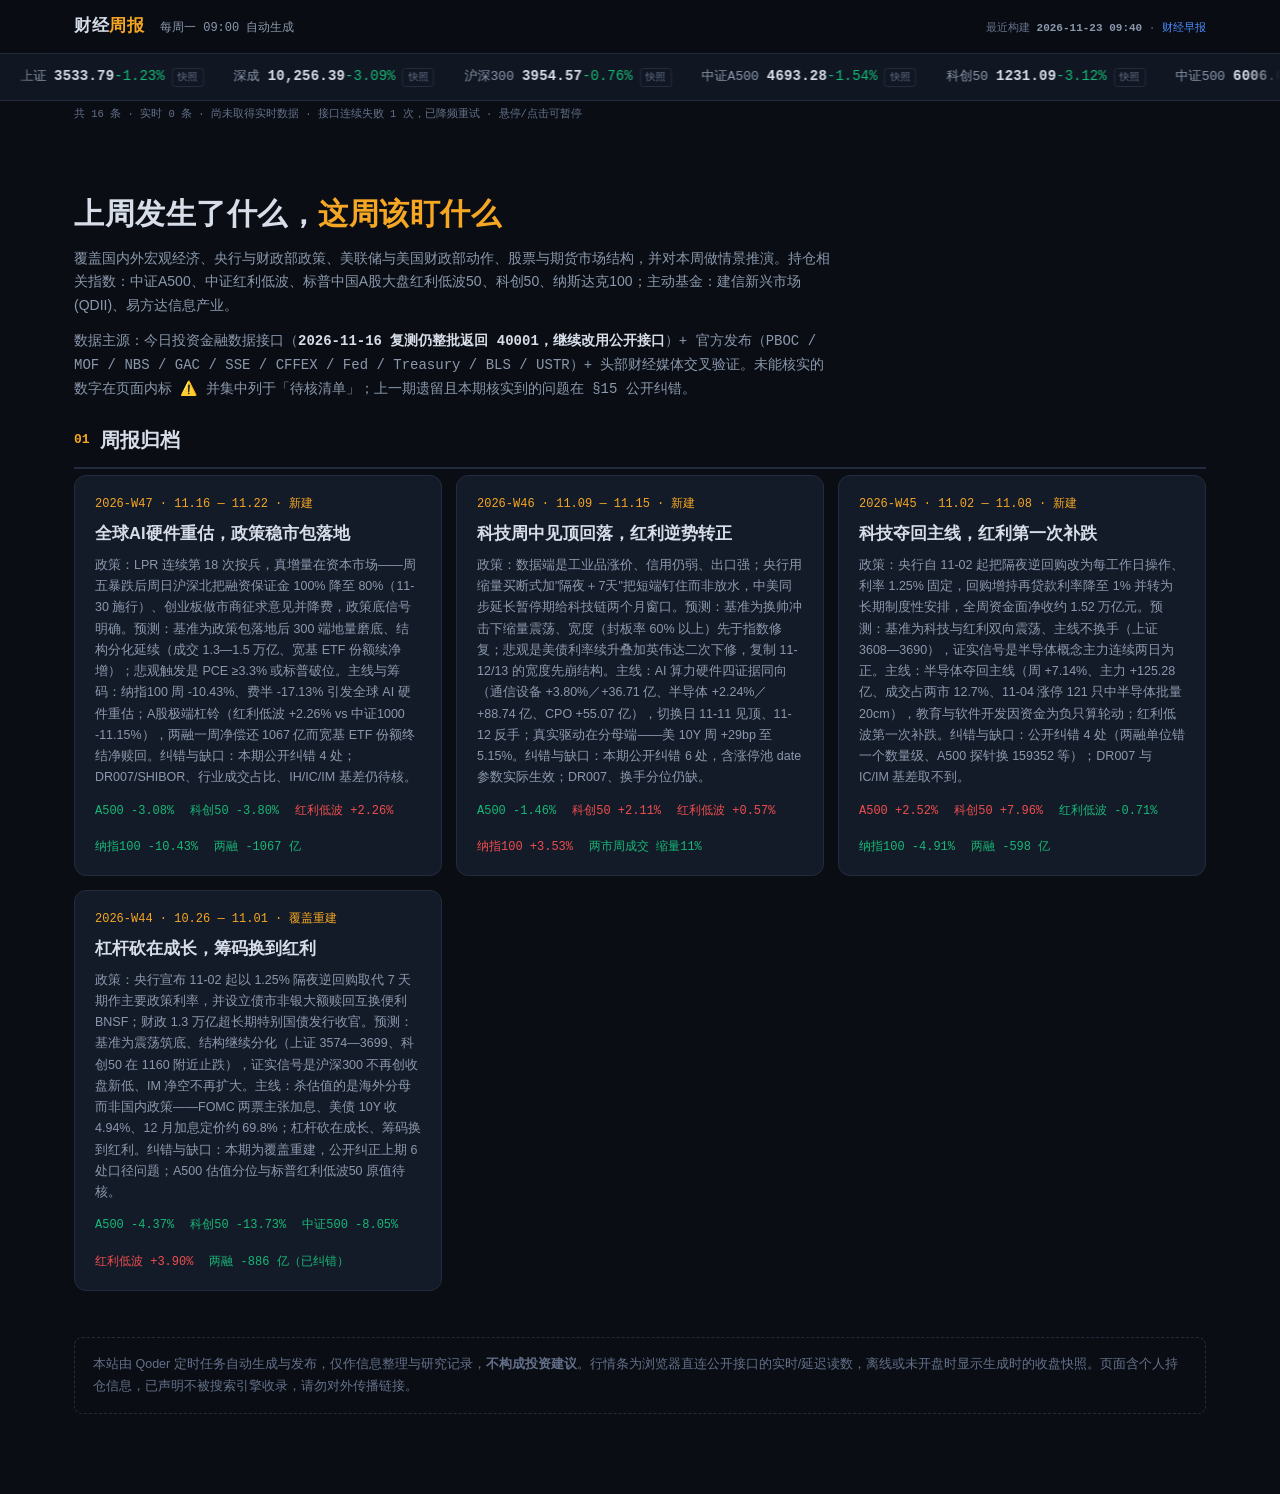
<file: index.html>
<!DOCTYPE html>
<html lang="zh-CN">
<head>
<meta charset="UTF-8">
<meta name="viewport" content="width=device-width, initial-scale=1">
<meta name="robots" content="noindex,nofollow">
<title>财经周报 · 归档</title>
<link rel="stylesheet" href="assets/css/theme.css?v=2026-11-25a">
<style>
  .hero { padding: 34px 0 10px; }
  .hero h1 { font-size: 30px; margin: 0 0 8px; letter-spacing: .5px; }
  .hero h1 span { color: var(--acc); }
  .hero p { color: var(--txt-2); font-size: 14px; max-width: 760px; }
  .wk { display: block; background: var(--card); border: 1px solid var(--line); border-radius: 12px; padding: 18px 20px; }
  .wk:hover { border-color: var(--acc); text-decoration: none; }
  .wk .id { font-family: var(--mono); font-size: 12px; color: var(--acc); }
  .wk .t { font-size: 16.5px; font-weight: 700; color: var(--txt); margin: 4px 0 8px; }
  .wk .d { font-size: 12.5px; color: var(--txt-2); }
  .wk .row { display: flex; gap: 16px; flex-wrap: wrap; margin-top: 12px; font-family: var(--mono); font-size: 12px; }
  .hold { font-family: var(--mono); font-size: 12.5px; color: var(--txt-2); }
  .hold b { color: var(--txt); }
</style>
</head>
<body>

<header class="masthead">
  <div class="inner">
    <div class="brand">财经<span>周报</span></div>
    <div class="issue">每周一 09:00 自动生成</div>
    <div class="stamp">最近构建 <b>2026-11-23 09:40</b> · <a href="https://wmr-ram.github.io/financial-morning-post/">财经早报</a></div>
  </div>
</header>

<div class="ticker"><div class="track" id="ticker-strip"></div></div>
<div class="tickmeta"><span id="ticker-meta"></span></div>

<div class="wrap">
  <div class="hero">
    <h1>上周发生了什么，<span>这周该盯什么</span></h1>
    <p>覆盖国内外宏观经济、央行与财政部政策、美联储与美国财政部动作、股票与期货市场结构，并对本周做情景推演。持仓相关指数：中证A500、中证红利低波、标普中国A股大盘红利低波50、科创50、纳斯达克100；主动基金：建信新兴市场(QDII)、易方达信息产业。</p>
    <p class="hold">数据主源：今日投资金融数据接口（<b>2026-11-16 复测仍整批返回 40001，继续改用公开接口</b>）+ 官方发布（PBOC / MOF / NBS / GAC / SSE / CFFEX / Fed / Treasury / BLS / USTR）+ 头部财经媒体交叉验证。未能核实的数字在页面内标 <b>⚠️</b> 并集中列于「待核清单」；上一期遗留且本期核实到的问题在 §15 公开纠错。</p>
  </div>

  <section>
    <h2><span class="no">01</span>周报归档</h2>
    <div class="grid g3">
      <a class="wk" href="weeks/2026-W47.html">
        <div class="id">2026-W47 · 11.16 — 11.22 · 新建</div>
        <div class="t">全球AI硬件重估，政策稳市包落地</div>
        <div class="d">政策：LPR 连续第 18 次按兵，真增量在资本市场——周五暴跌后周日沪深北把融资保证金 100% 降至 80%（11-30 施行）、创业板做市商征求意见并降费，政策底信号明确。预测：基准为政策包落地后 300 端地量磨底、结构分化延续（成交 1.3—1.5 万亿、宽基 ETF 份额续净增）；悲观触发是 PCE ≥3.3% 或标普破位。主线与筹码：纳指100 周 -10.43%、费半 -17.13% 引发全球 AI 硬件重估；A股极端杠铃（红利低波 +2.26% vs 中证1000 -11.15%），两融一周净偿还 1067 亿而宽基 ETF 份额终结净赎回。纠错与缺口：本期公开纠错 4 处；DR007/SHIBOR、行业成交占比、IH/IC/IM 基差仍待核。</div>
        <div class="row"><span class="down">A500 -3.08%</span><span class="down">科创50 -3.80%</span><span class="up">红利低波 +2.26%</span><span class="down">纳指100 -10.43%</span><span class="down">两融 -1067 亿</span></div>
      </a>
      <a class="wk" href="weeks/2026-W46.html">
        <div class="id">2026-W46 · 11.09 — 11.15 · 新建</div>
        <div class="t">科技周中见顶回落，红利逆势转正</div>
        <div class="d">政策：数据端是工业品涨价、信用仍弱、出口强；央行用缩量买断式加"隔夜＋7天"把短端钉住而非放水，中美同步延长暂停期给科技链两个月窗口。预测：基准为换帅冲击下缩量震荡、宽度（封板率 60% 以上）先于指数修复；悲观是美债利率续升叠加英伟达二次下修，复制 11-12/13 的宽度先崩结构。主线：AI 算力硬件四证据同向（通信设备 +3.80%／+36.71 亿、半导体 +2.24%／+88.74 亿、CPO +55.07 亿），切换日 11-11 见顶、11-12 反手；真实驱动在分母端——美 10Y 周 +29bp 至 5.15%。纠错与缺口：本期公开纠错 6 处，含涨停池 date 参数实际生效；DR007、换手分位仍缺。</div>
        <div class="row"><span class="down">A500 -1.46%</span><span class="up">科创50 +2.11%</span><span class="up">红利低波 +0.57%</span><span class="up">纳指100 +3.53%</span><span class="down">两市周成交 缩量11%</span></div>
      </a>
      <a class="wk" href="weeks/2026-W45.html">
        <div class="id">2026-W45 · 11.02 — 11.08 · 新建</div>
        <div class="t">科技夺回主线，红利第一次补跌</div>
        <div class="d">政策：央行自 11-02 起把隔夜逆回购改为每工作日操作、利率 1.25% 固定，回购增持再贷款利率降至 1% 并转为长期制度性安排，全周资金面净收约 1.52 万亿元。预测：基准为科技与红利双向震荡、主线不换手（上证 3608—3690），证实信号是半导体概念主力连续两日为正。主线：半导体夺回主线（周 +7.14%、主力 +125.28 亿、成交占两市 12.7%、11-04 涨停 121 只中半导体批量 20cm），教育与软件开发因资金为负只算轮动；红利低波第一次补跌。纠错与缺口：公开纠错 4 处（两融单位错一个数量级、A500 探针换 159352 等）；DR007 与 IC/IM 基差取不到。</div>
        <div class="row"><span class="up">A500 +2.52%</span><span class="up">科创50 +7.96%</span><span class="down">红利低波 -0.71%</span><span class="down">纳指100 -4.91%</span><span class="down">两融 -598 亿</span></div>
      </a>
      <a class="wk" href="weeks/2026-W44.html">
        <div class="id">2026-W44 · 10.26 — 11.01 · 覆盖重建</div>
        <div class="t">杠杆砍在成长，筹码换到红利</div>
        <div class="d">政策：央行宣布 11-02 起以 1.25% 隔夜逆回购取代 7 天期作主要政策利率，并设立债市非银大额赎回互换便利 BNSF；财政 1.3 万亿超长期特别国债发行收官。预测：基准为震荡筑底、结构继续分化（上证 3574—3699、科创50 在 1160 附近止跌），证实信号是沪深300 不再创收盘新低、IM 净空不再扩大。主线：杀估值的是海外分母而非国内政策——FOMC 两票主张加息、美债 10Y 收 4.94%、12 月加息定价约 69.8%；杠杆砍在成长、筹码换到红利。纠错与缺口：本期为覆盖重建，公开纠正上期 6 处口径问题；A500 估值分位与标普红利低波50 原值待核。</div>
        <div class="row"><span class="down">A500 -4.37%</span><span class="down">科创50 -13.73%</span><span class="down">中证500 -8.05%</span><span class="up">红利低波 +3.90%</span><span class="down">两融 -886 亿（已纠错）</span></div>
      </a>
    </div>
  </section>

  <div class="disclaimer">
    本站由 Qoder 定时任务自动生成与发布，仅作信息整理与研究记录，<b>不构成投资建议</b>。行情条为浏览器直连公开接口的实时/延迟读数，离线或未开盘时显示生成时的收盘快照。页面含个人持仓信息，已声明不被搜索引擎收录，请勿对外传播链接。
  </div>
</div>

<script src="assets/js/ticker.js?v=2026-11-25a"></script>
<script>
window.FW_TICK = [
  {name:"上证",     em:"1.000001", tc:"sh000001", dec:2, snapshot:{price:3533.79, pct:-1.23}},
  {name:"深成",     em:"0.399001", tc:"sz399001", dec:2, snapshot:{price:10256.39, pct:-3.09}},
  {name:"沪深300",  em:"1.000300", tc:"sh000300", dec:2, snapshot:{price:3954.57, pct:-0.76}},
  {name:"中证A500", em:"1.000510", tc:"sh000510", dec:2, snapshot:{price:4693.28, pct:-1.54}},
  {name:"科创50",   em:"1.000688", tc:"sh000688", dec:2, snapshot:{price:1231.09, pct:-3.12}},
  {name:"中证500",  em:"1.000905", tc:"sh000905", dec:2, snapshot:{price:6006.08, pct:-3.93}},
  {name:"创业板",   em:"0.399006", tc:"sz399006", dec:2, snapshot:{price:2212.13, pct:-3.54}},
  {name:"红利低波", em:"2.H30269",               dec:2, snapshot:{price:11620.32, pct:0.28}},
  {name:"标普红利低波50", em:"1.515450",         dec:3, snapshot:{price:1.515, pct:0.40}},
  {name:"恒生",     em:"100.HSI",    tc:"hkHSI",  dec:2, snapshot:{price:22410.80, pct:-1.89}},
  {name:"纳指100",  em:"100.NDX100", tc:"usNDX",  dec:2, snapshot:{price:25028.98, pct:-5.61}},
  {name:"纳指综合", em:"100.NDX",    tc:"usIXIC", dec:2, snapshot:{price:22617.73, pct:-5.28}},
  {name:"标普500",  em:"100.SPX",    tc:"usINX",  dec:2, snapshot:{price:6910.39, pct:-3.70}},
  {name:"道指",     em:"100.DJIA",   tc:"usDJI",  dec:2, snapshot:{price:48147.33, pct:-1.93}},
  {name:"布伦特",                               dec:2, snapshot:{price:92.59, pct:-0.01}},
  {name:"USD/CNH",                              dec:4, snapshot:{price:6.6752, pct:-0.26}}
];
</script>
</body>
</html>
</file>
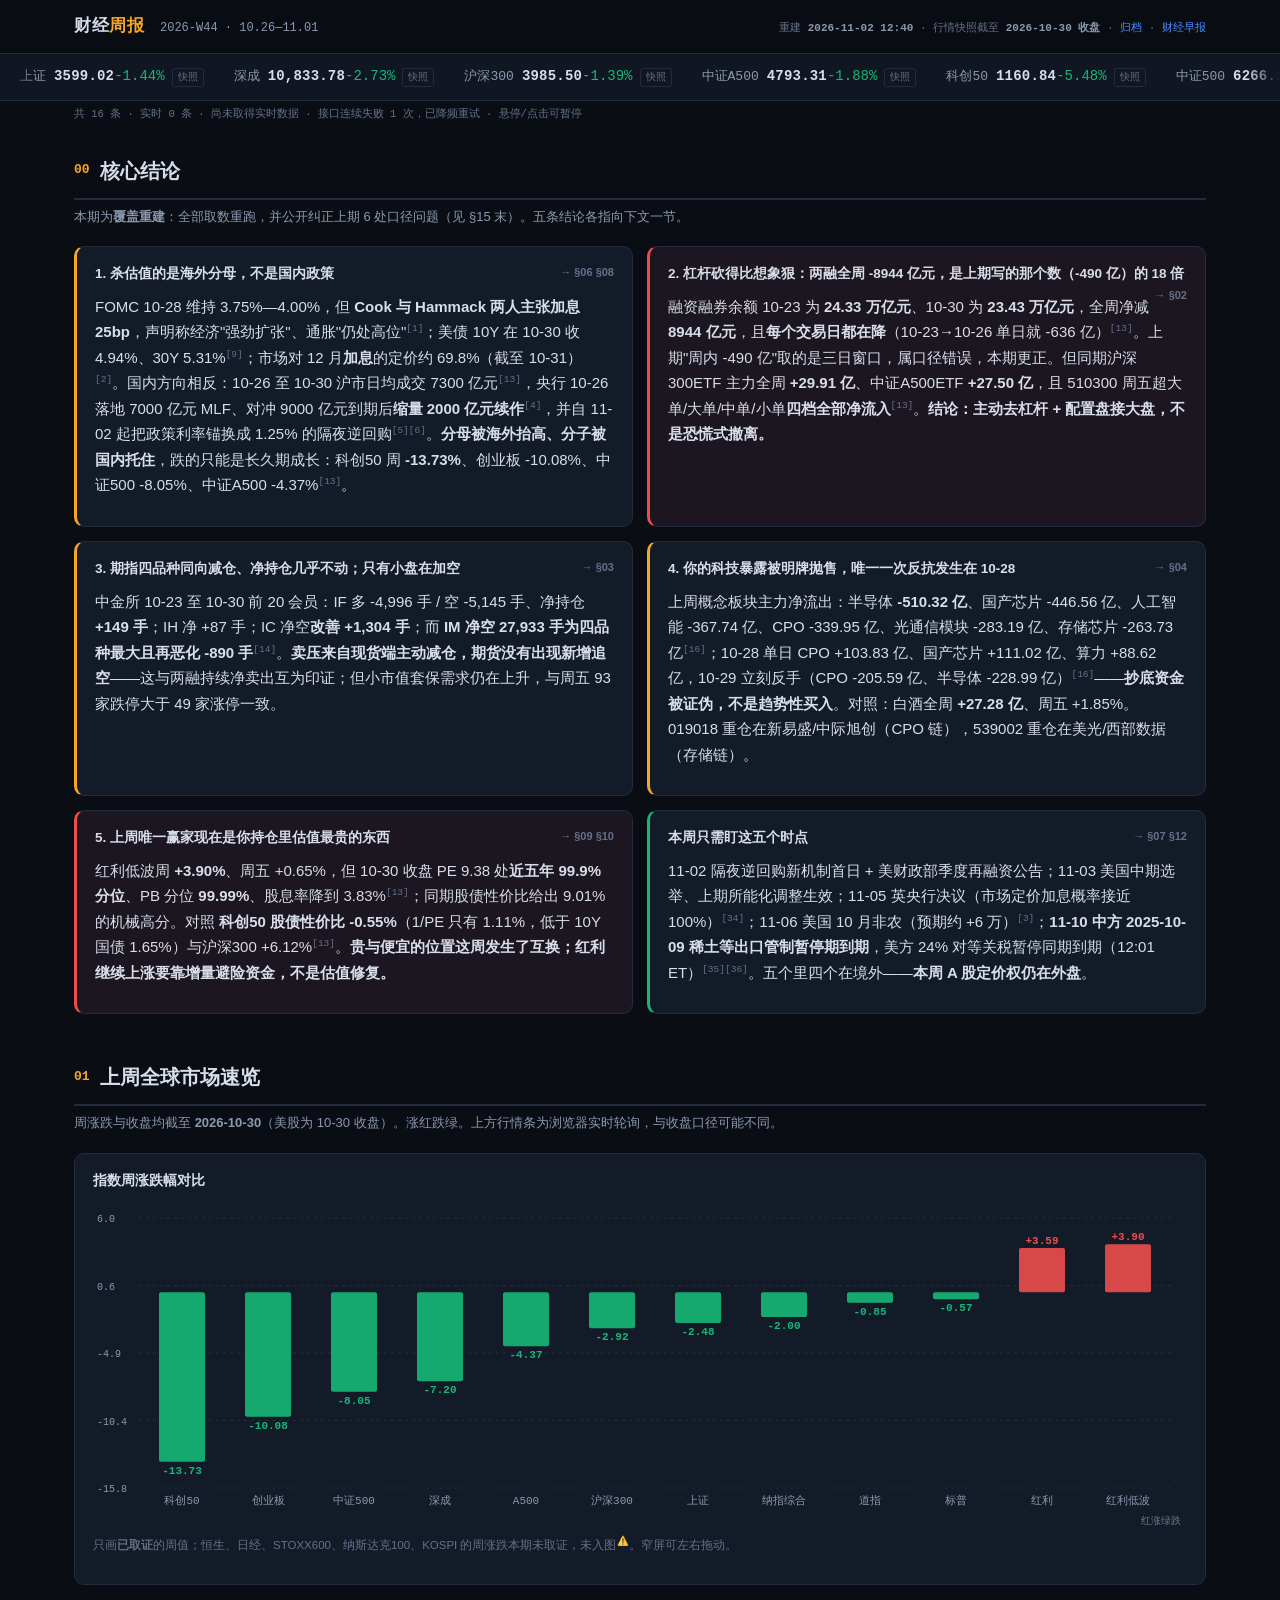
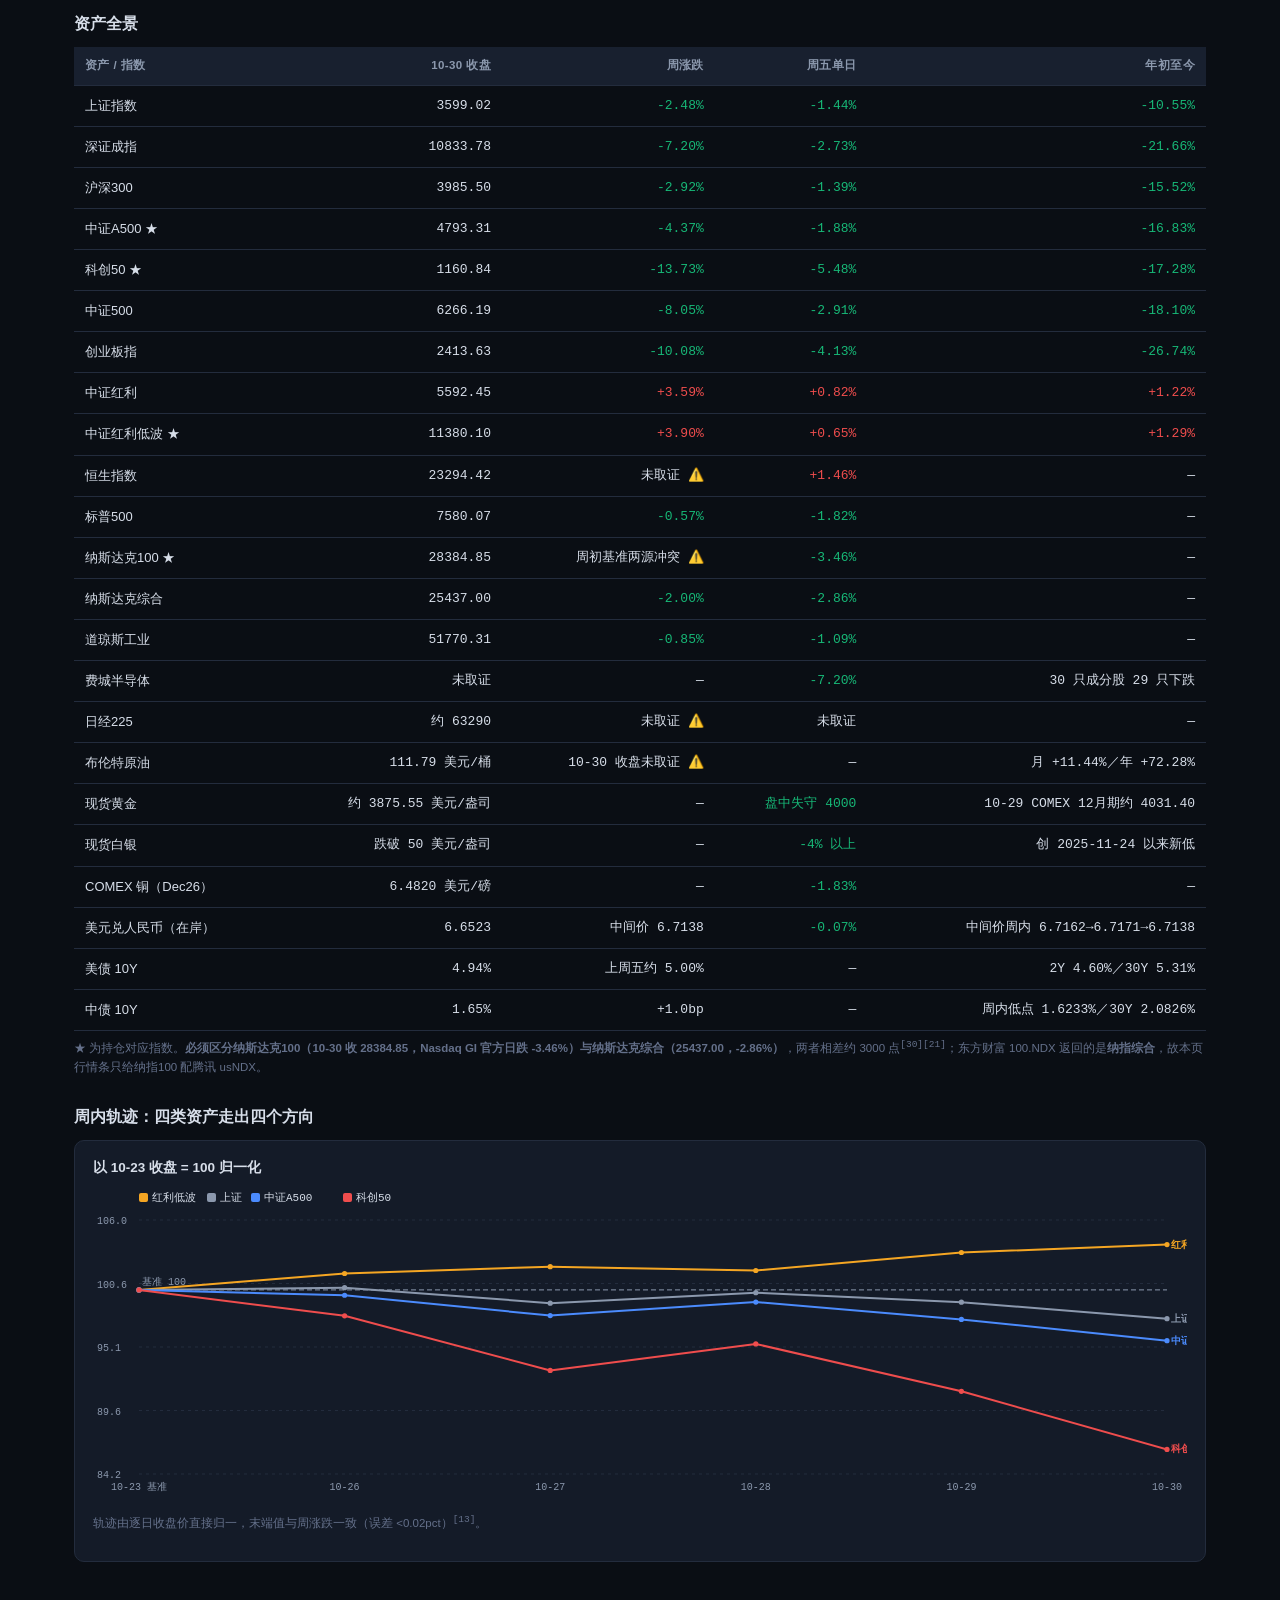
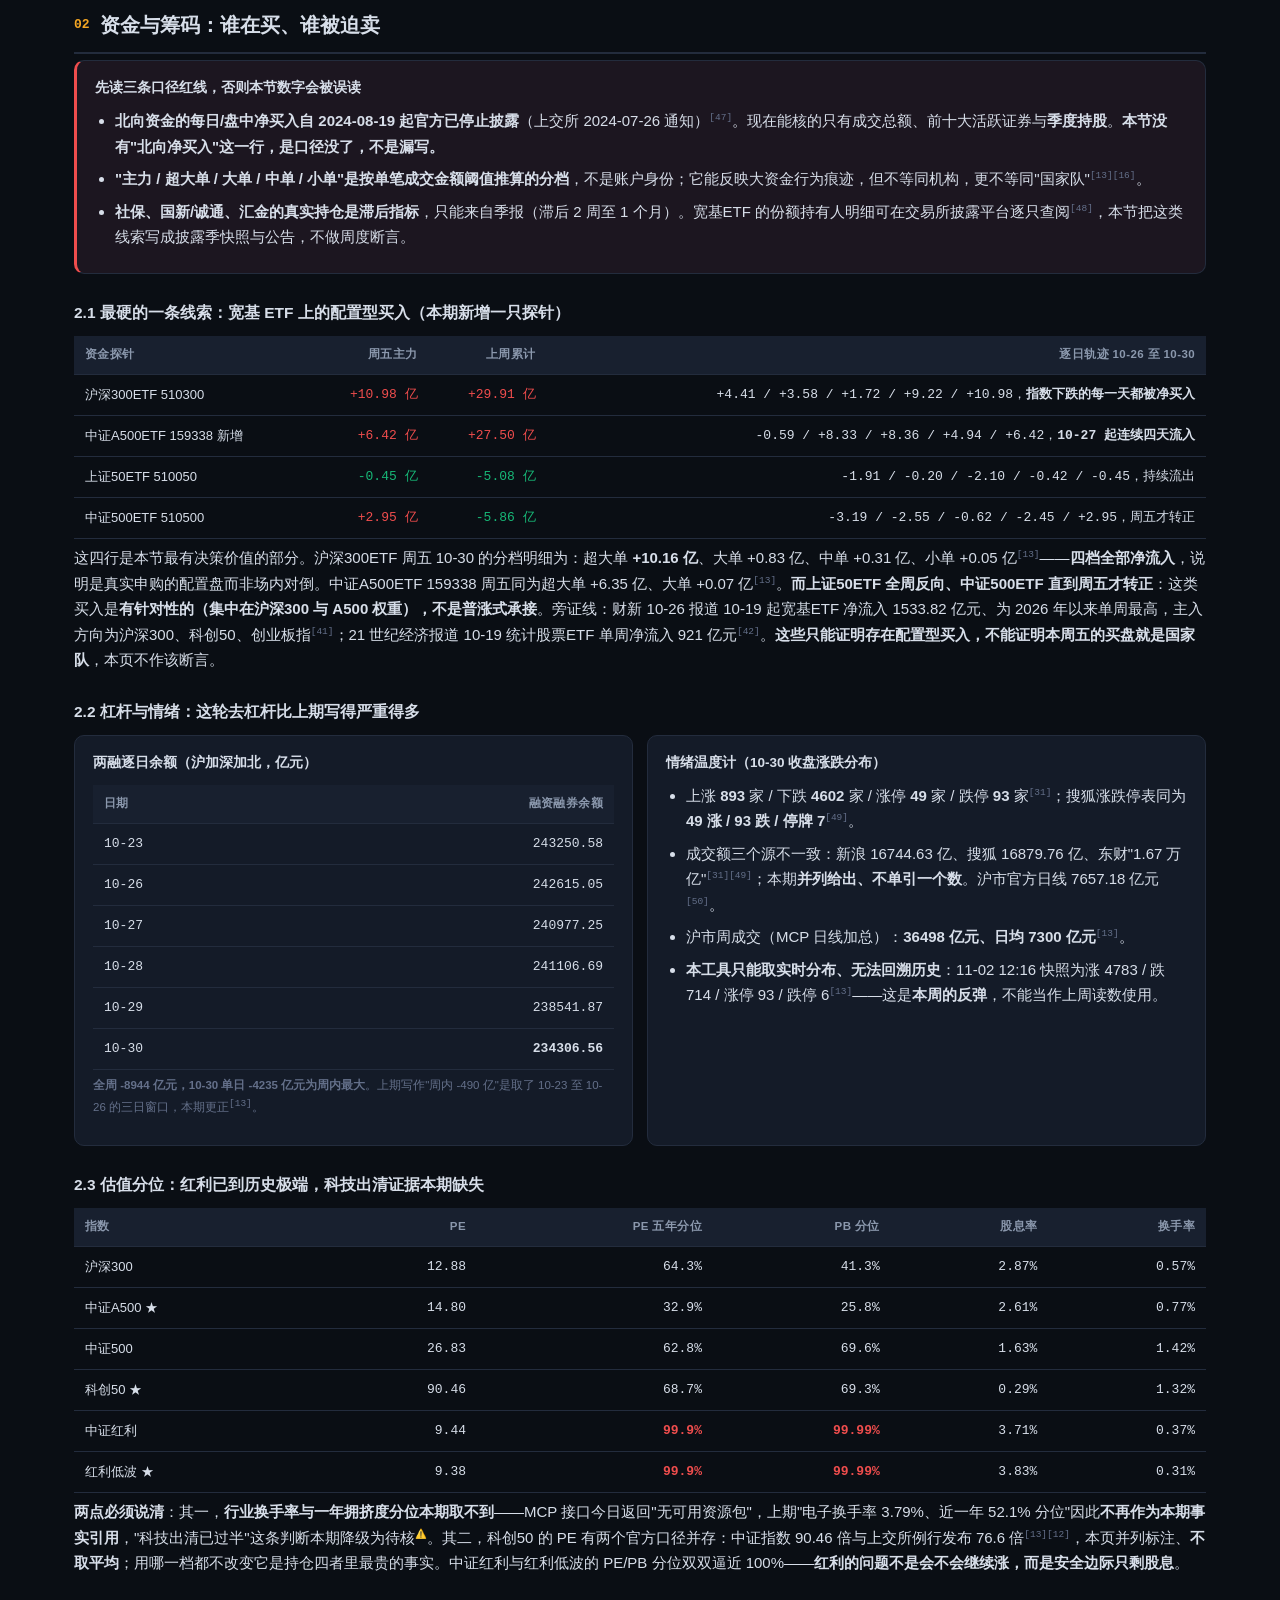
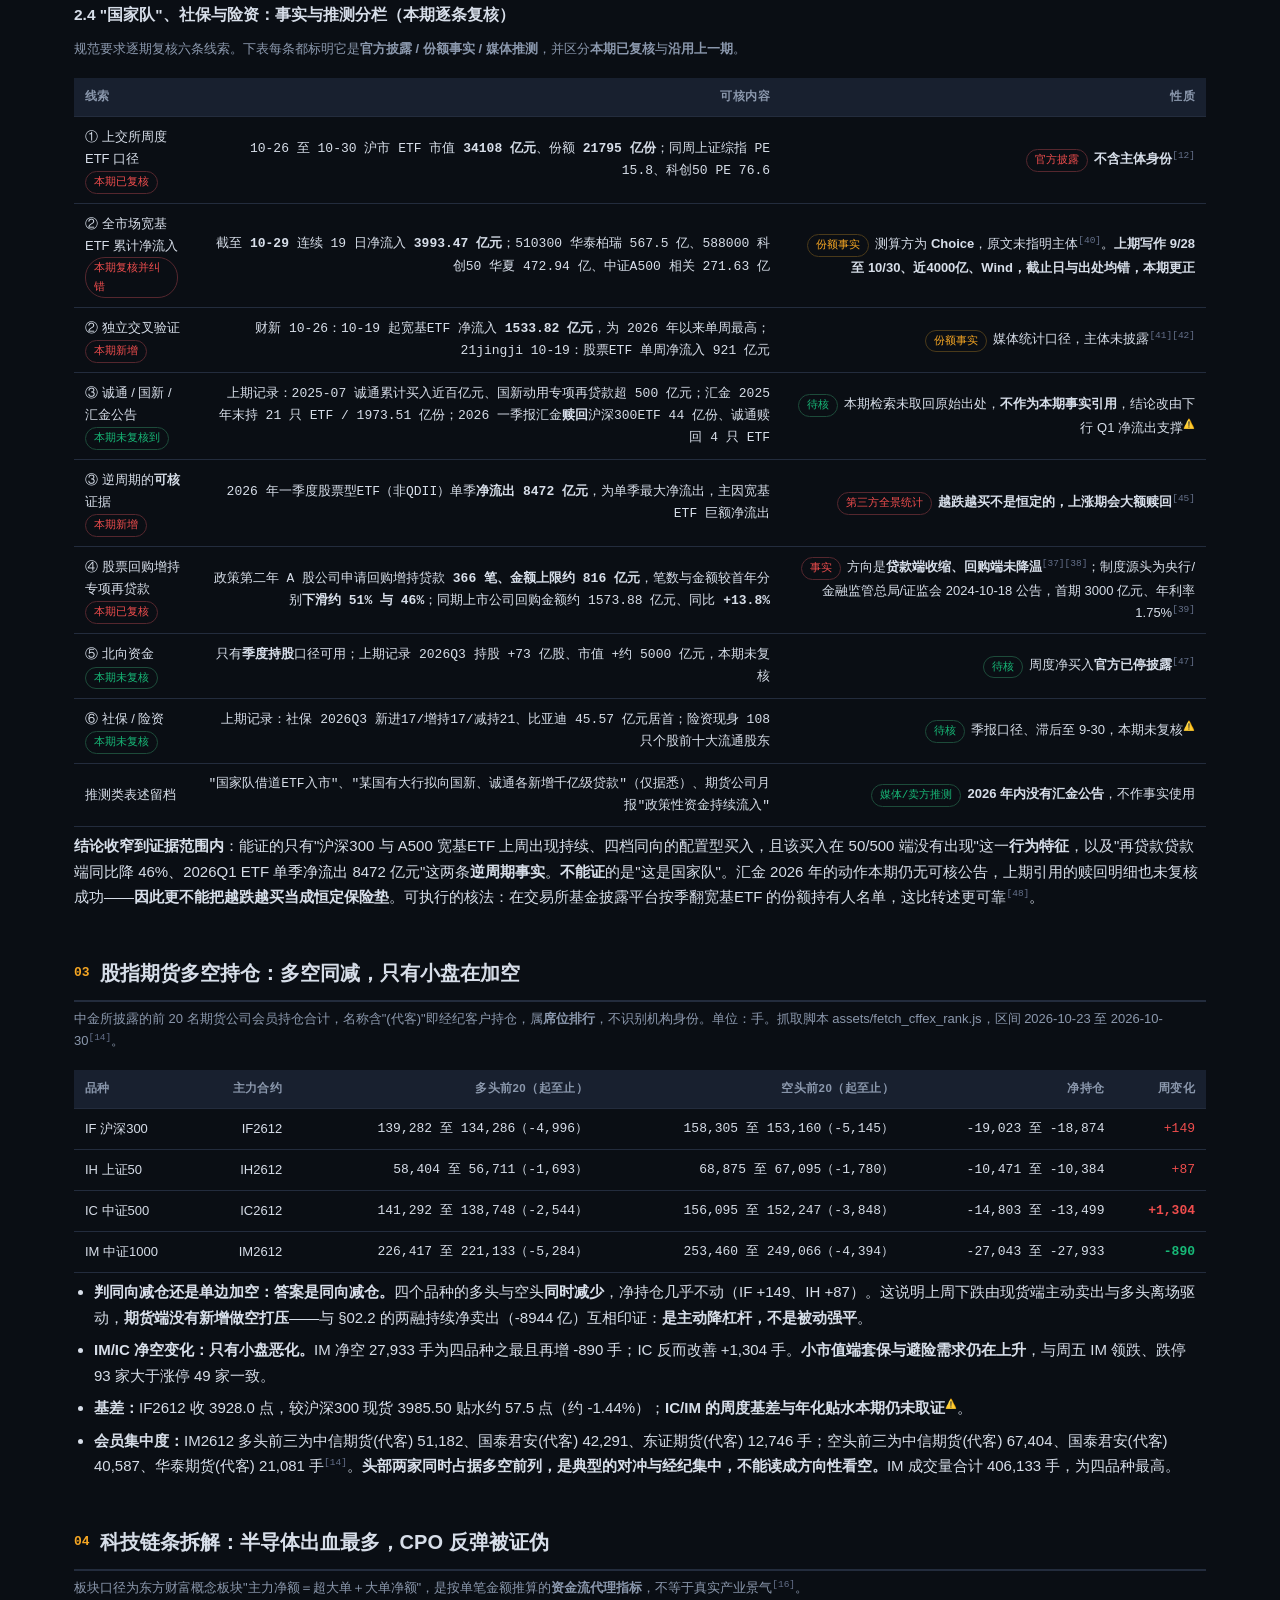
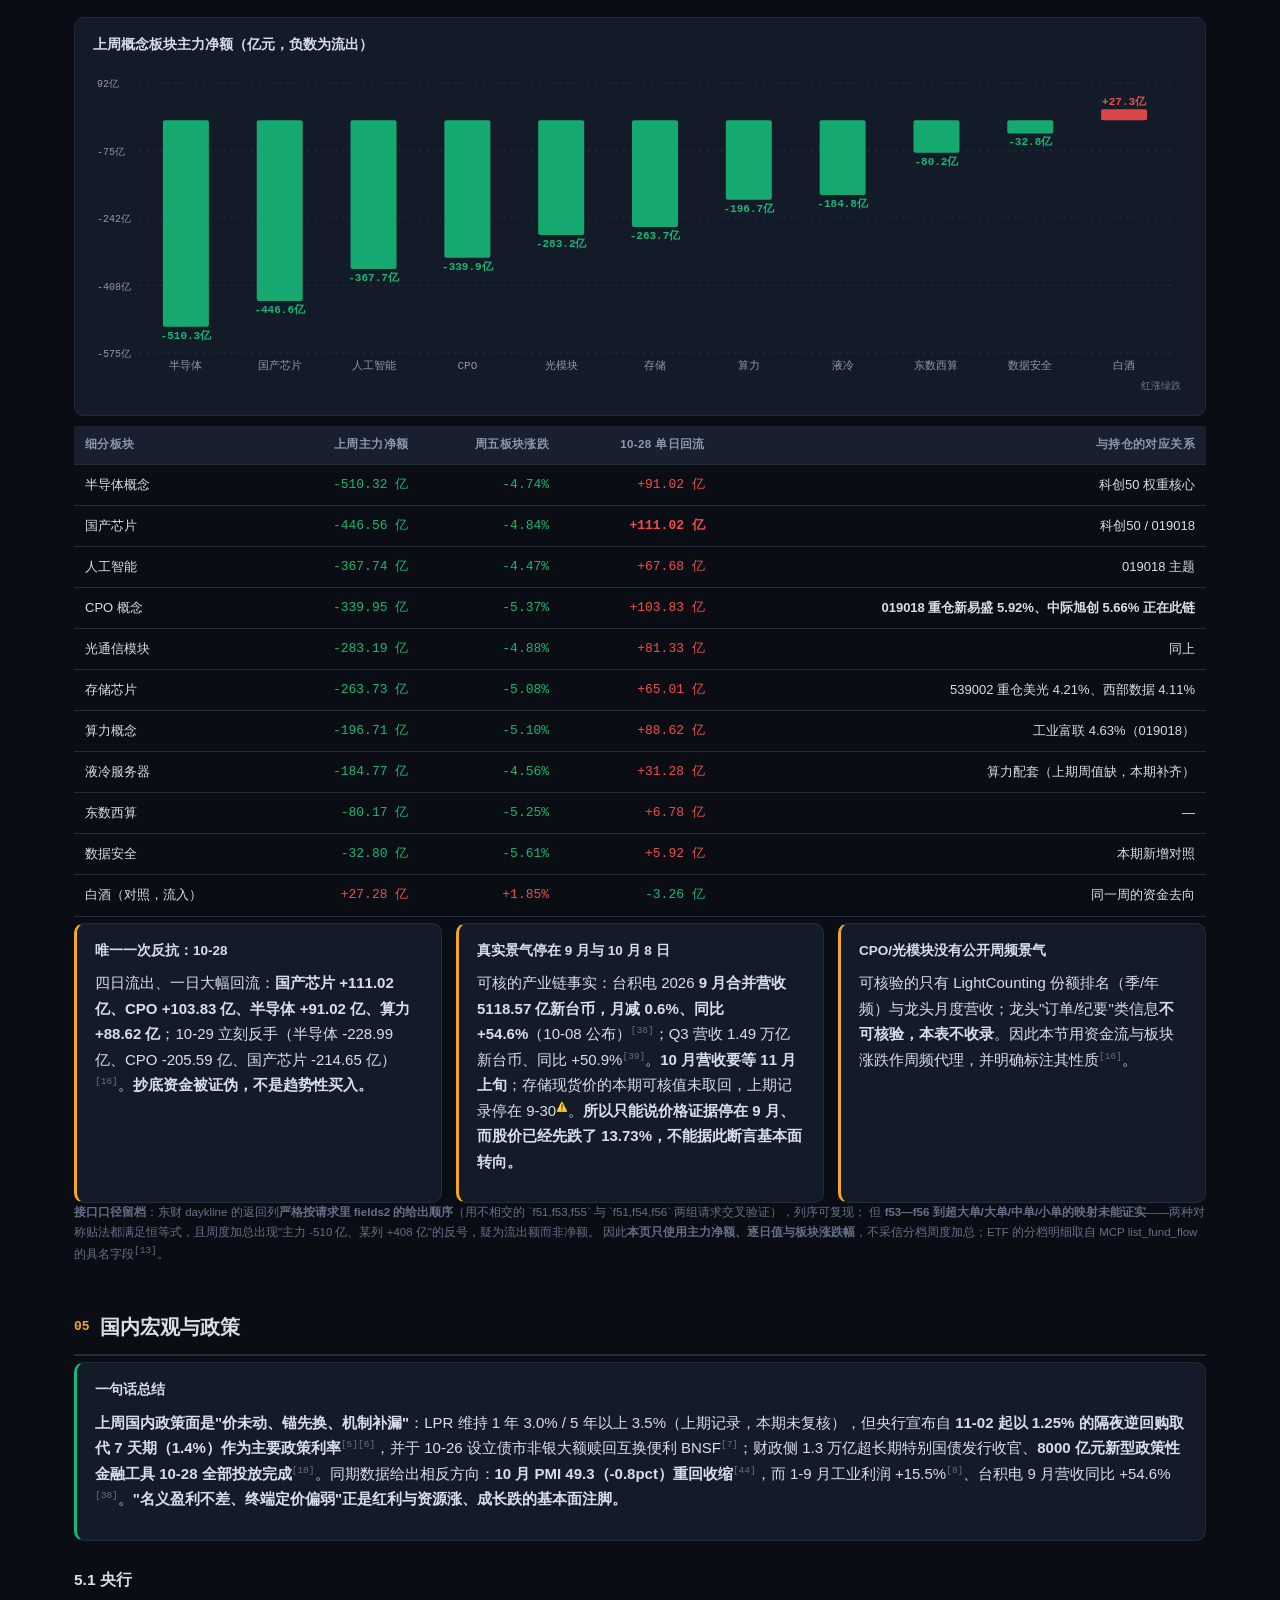
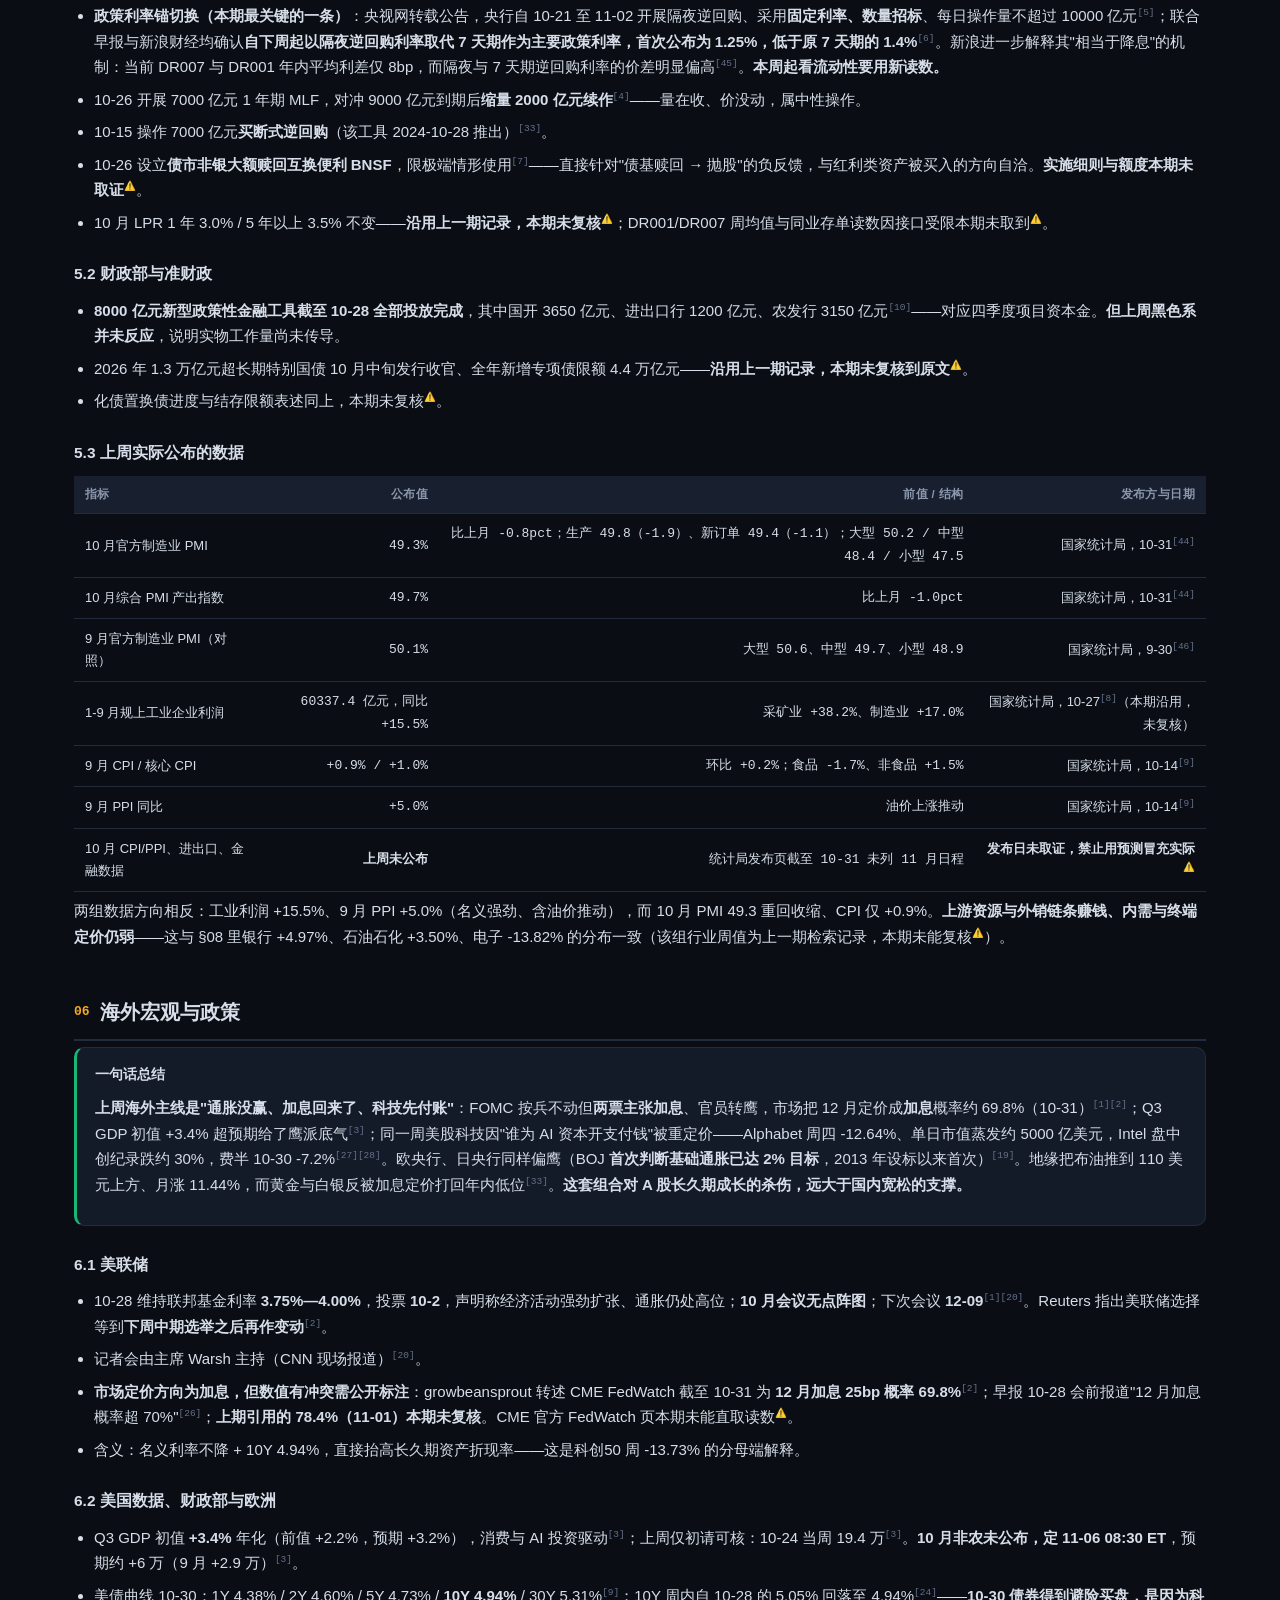
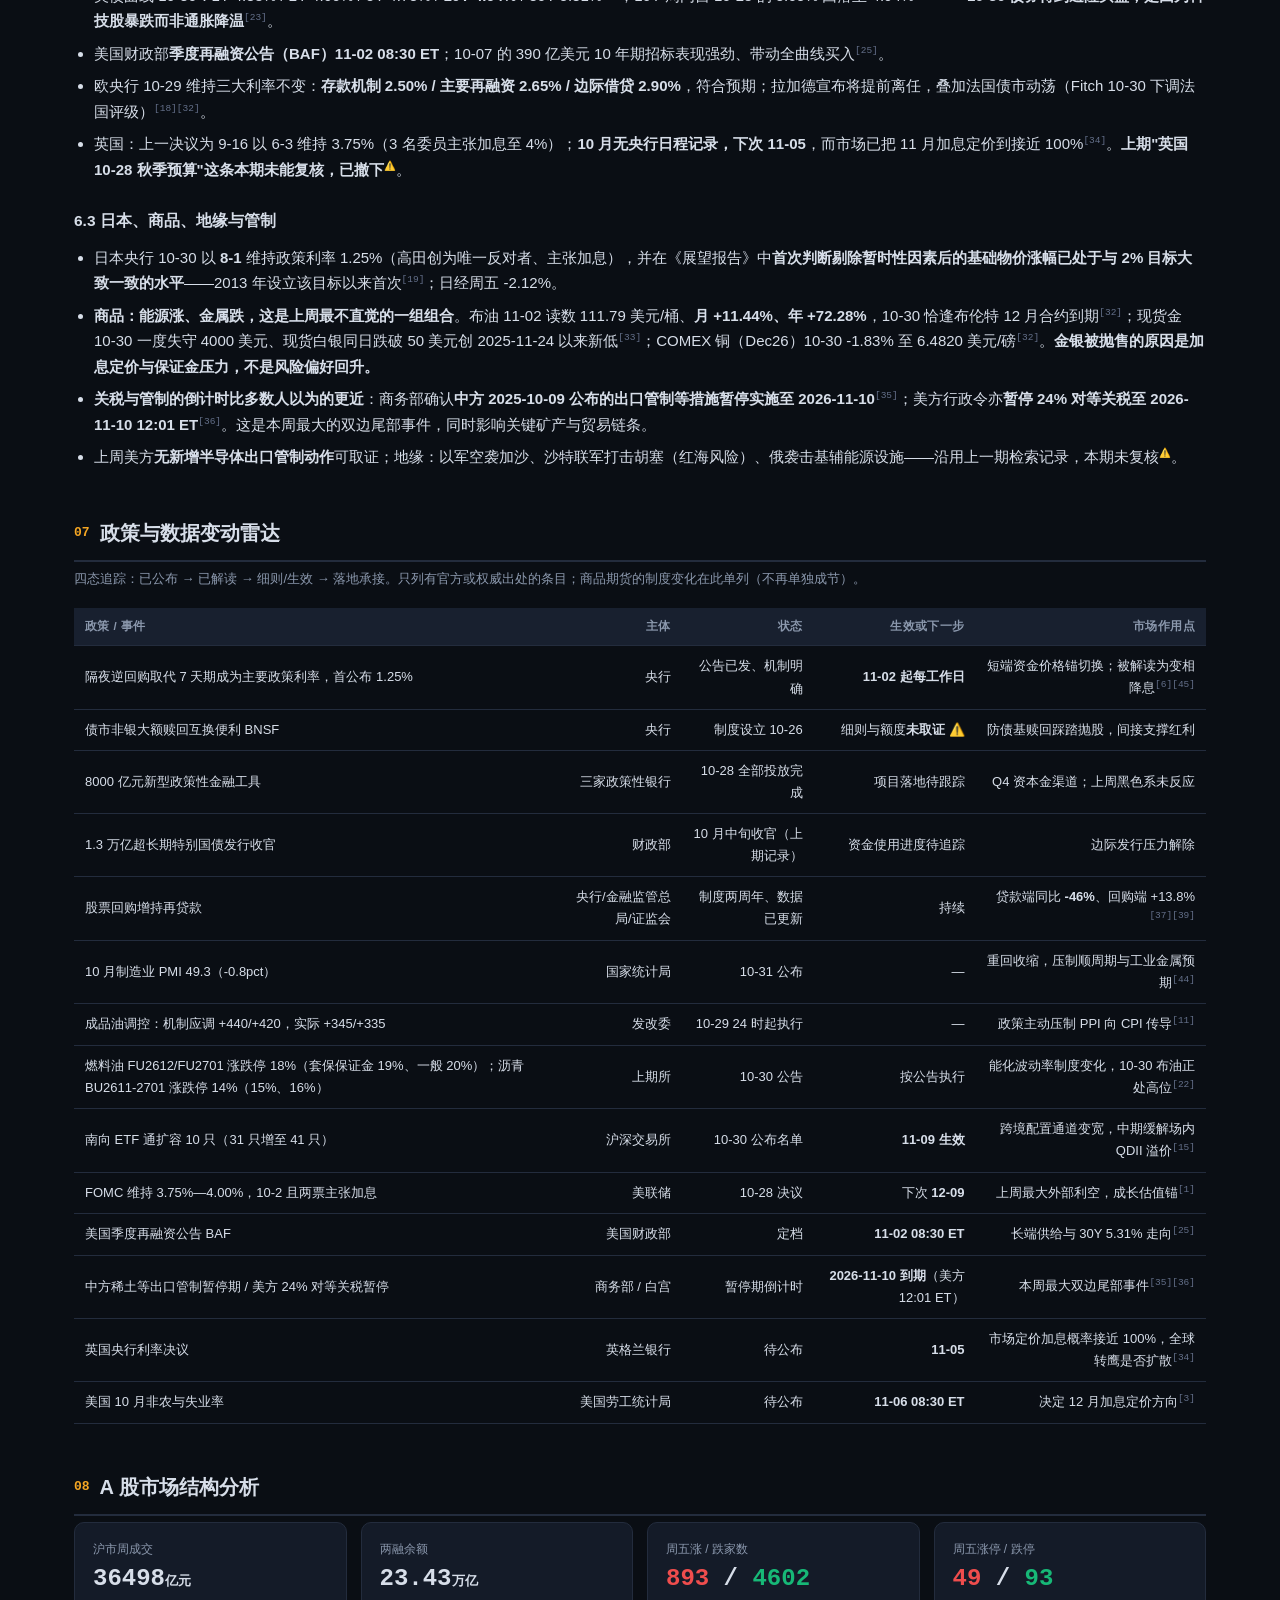
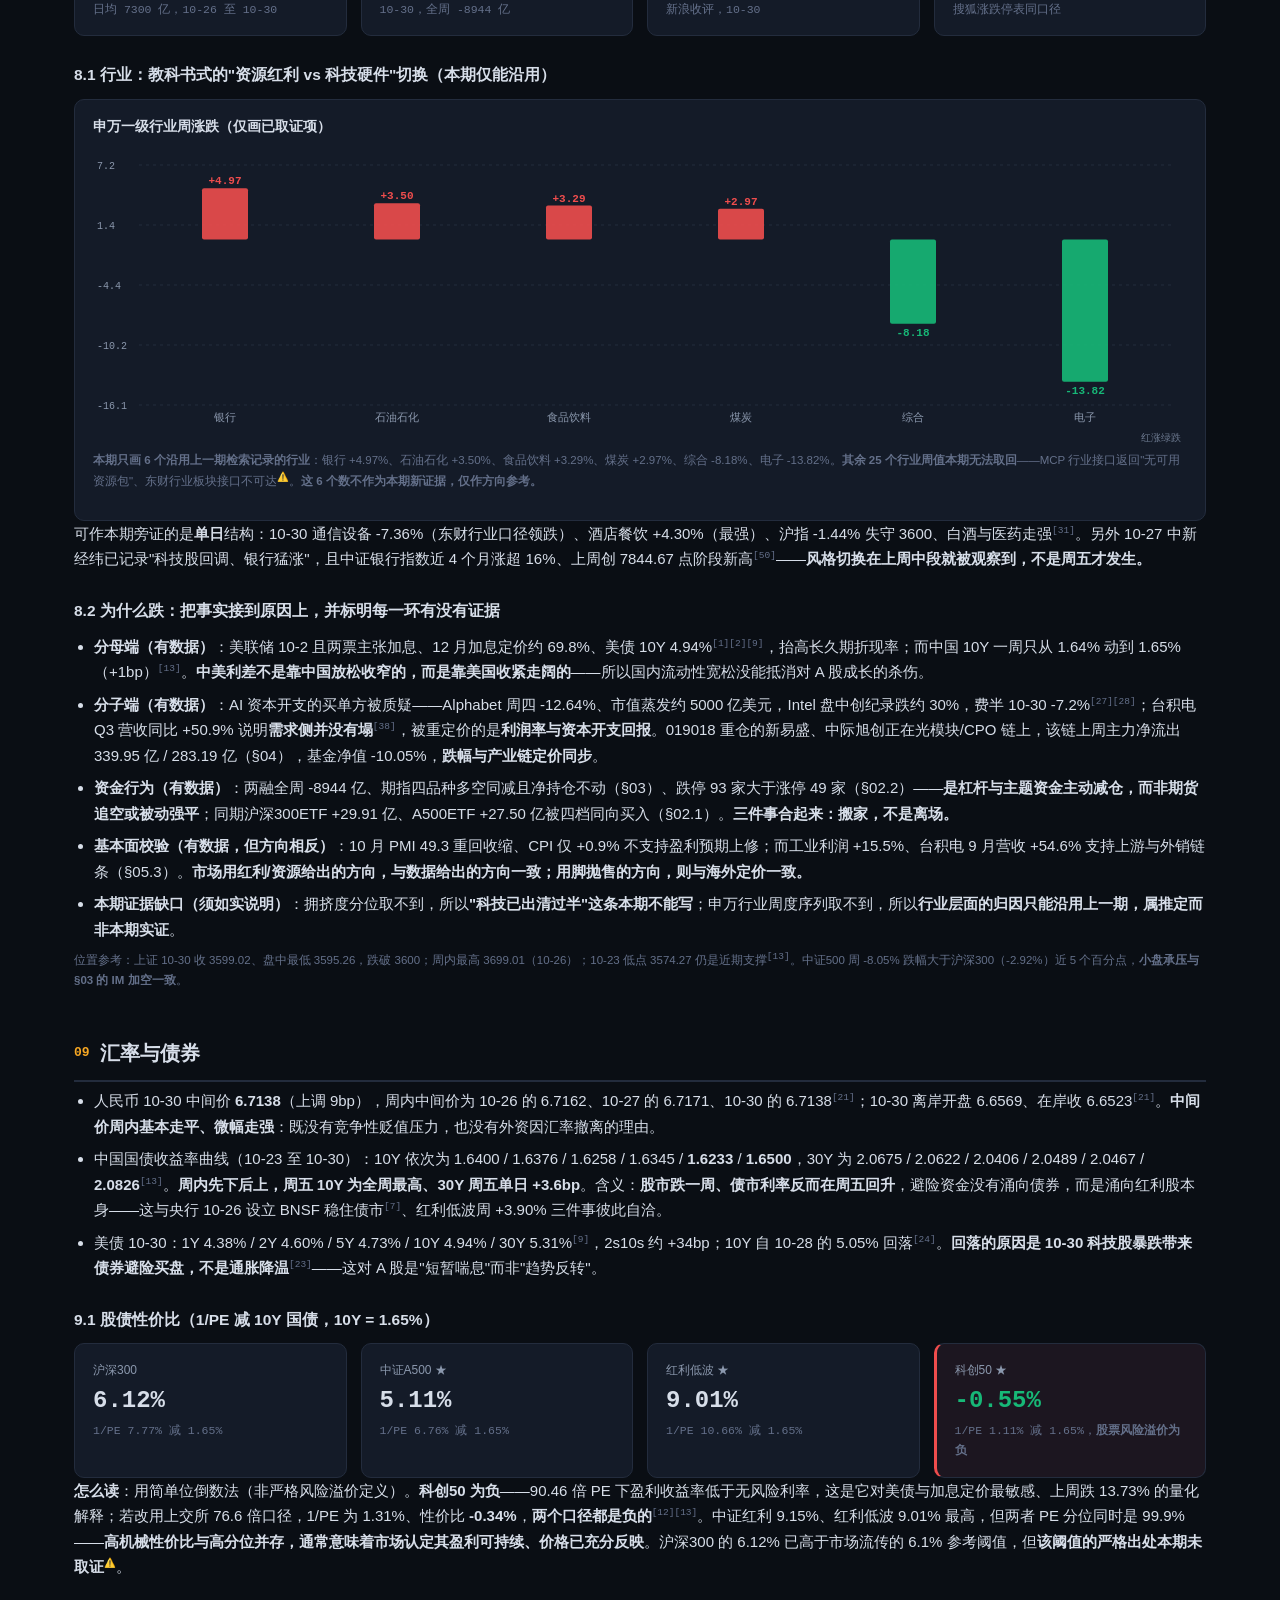
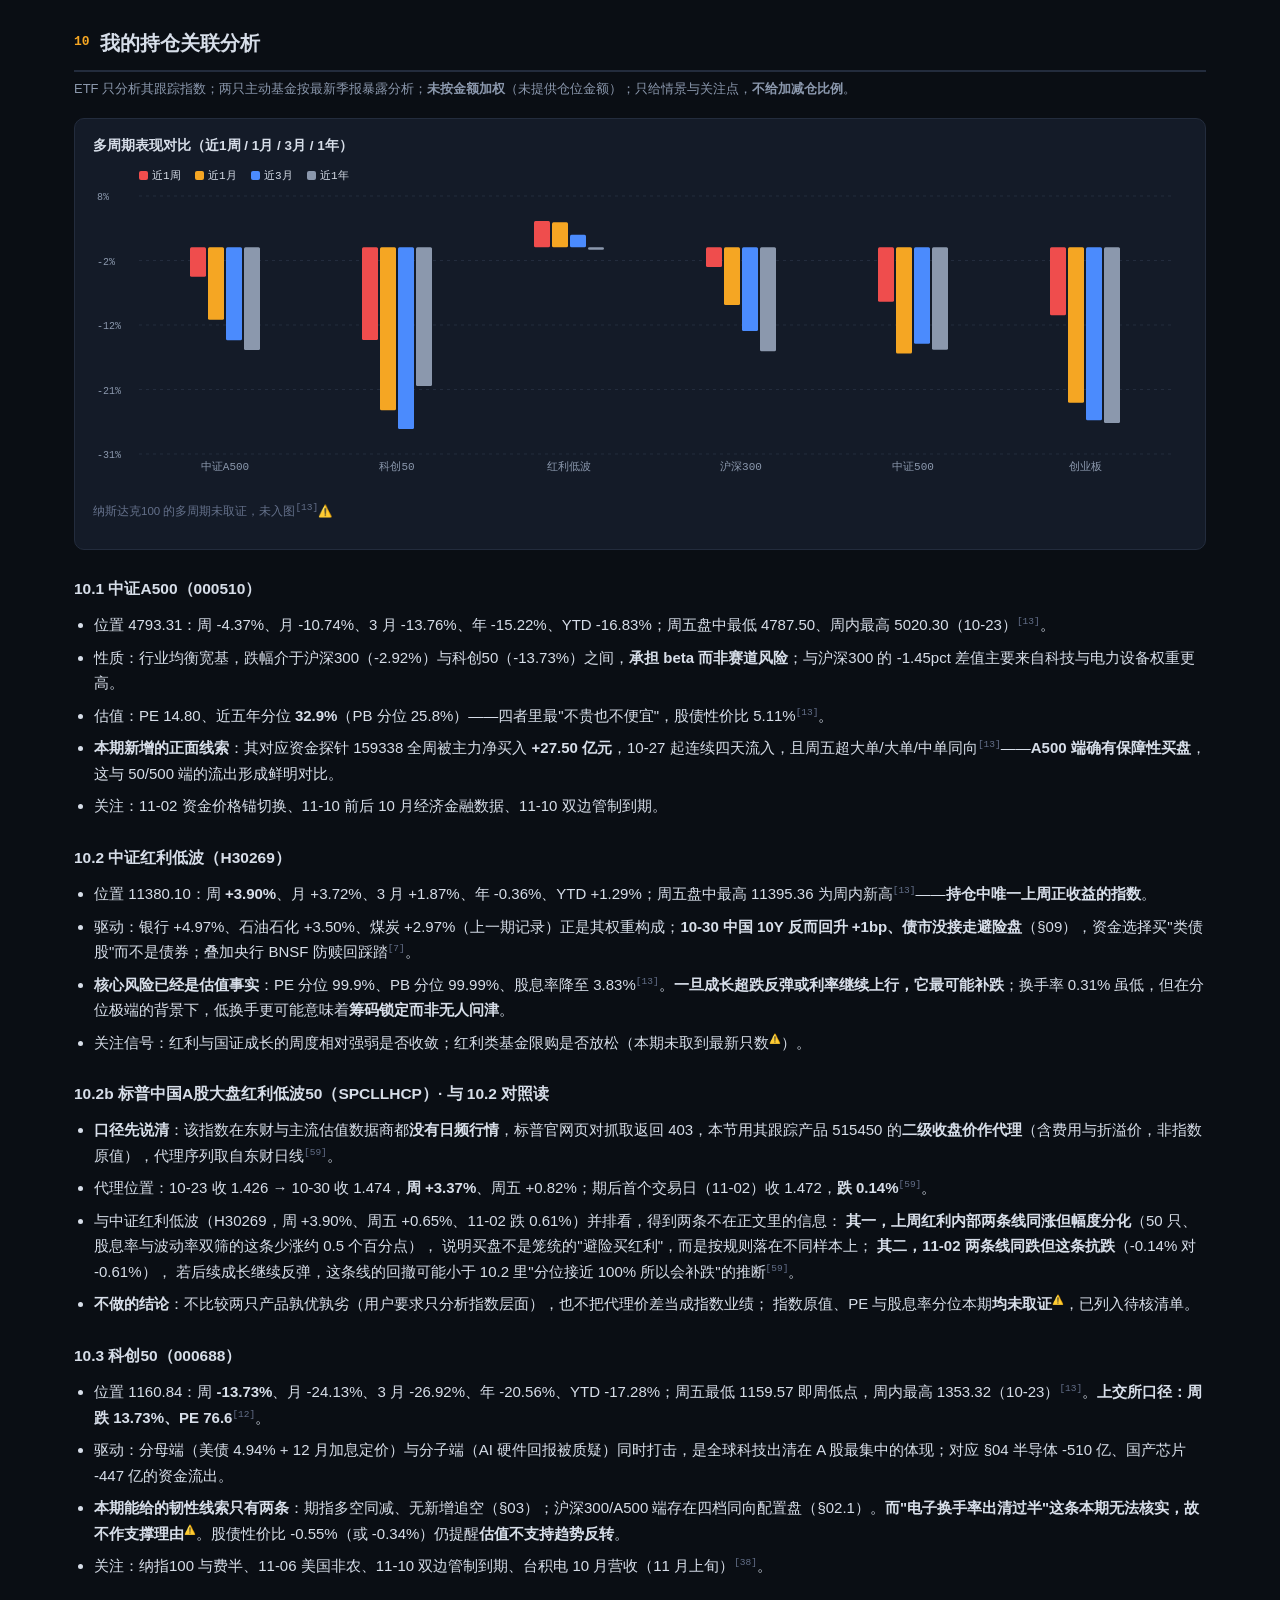
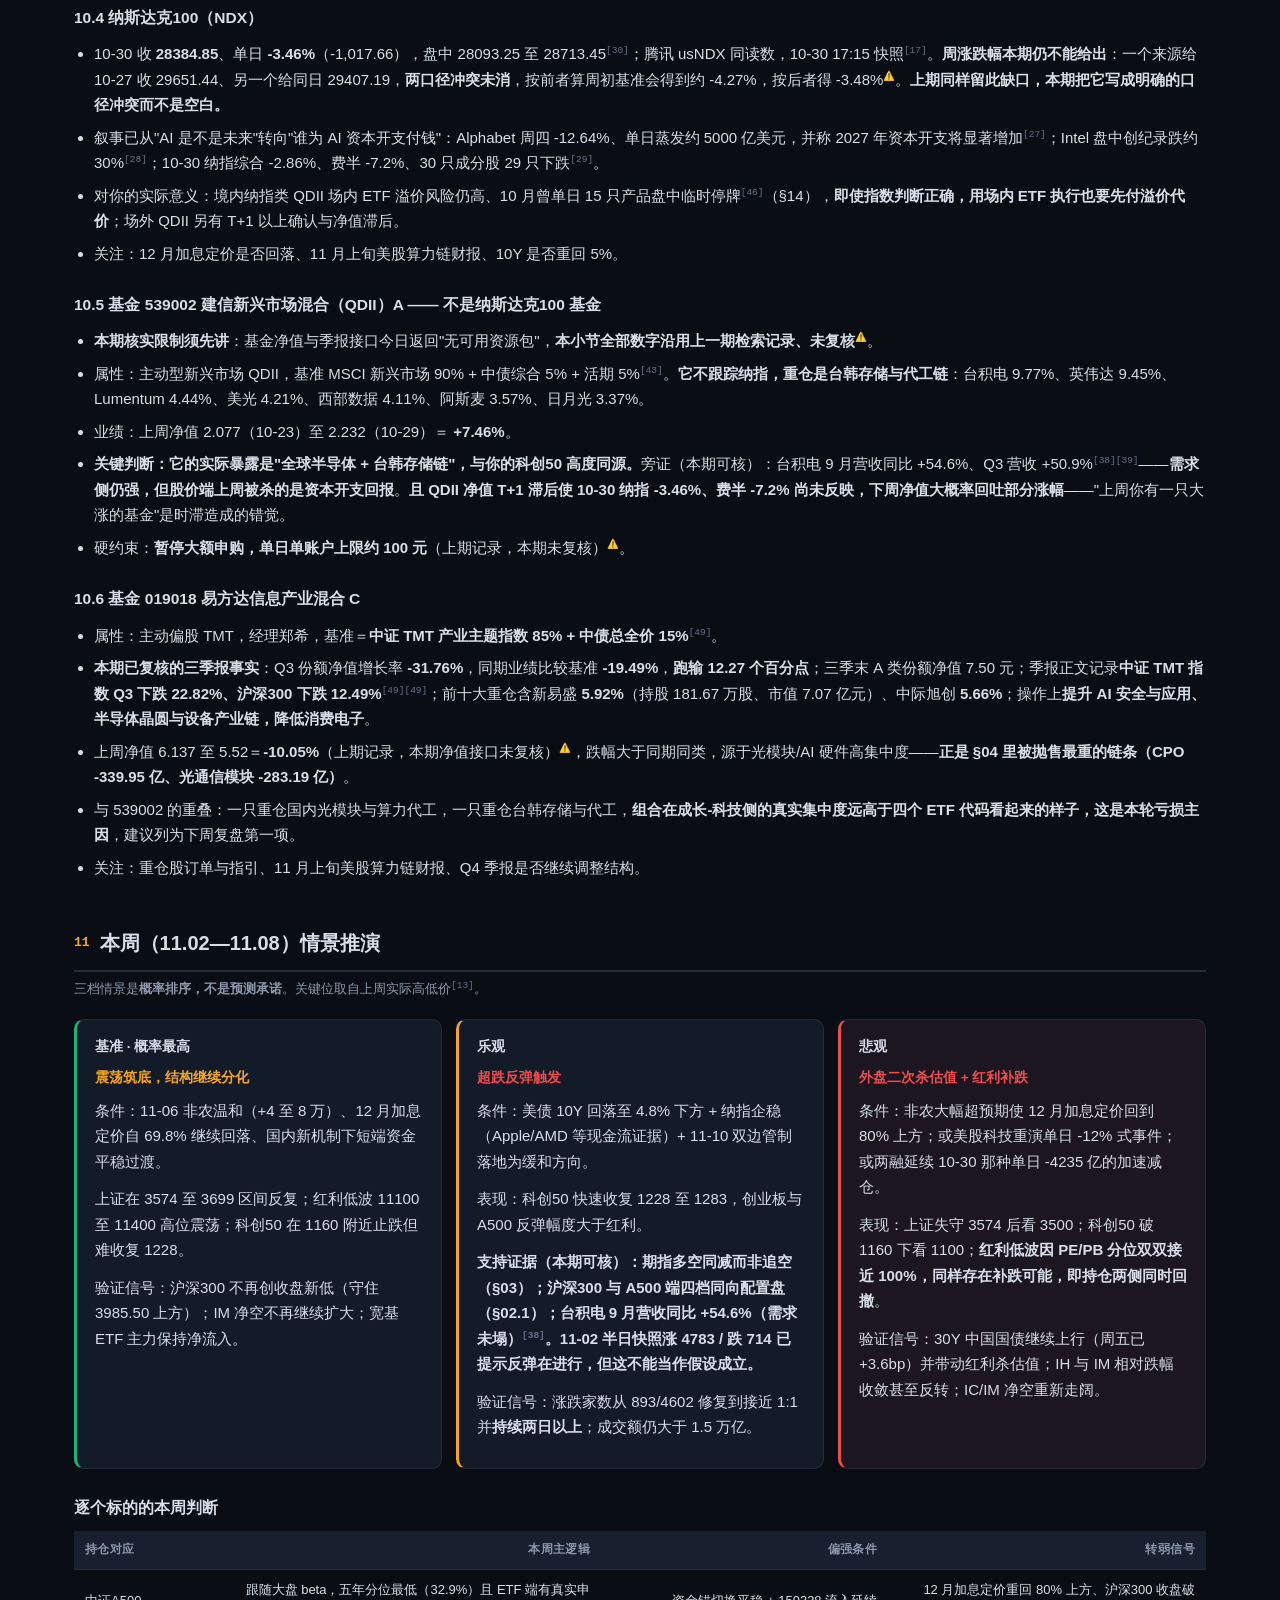
<file: weeks/2026-W44.html>
<!DOCTYPE html>
<html lang="zh-CN">
<head>
<meta charset="UTF-8">
<meta name="viewport" content="width=device-width, initial-scale=1">
<meta name="robots" content="noindex,nofollow">
<title>财经周报 2026-W44 · 杠杆砍在成长，筹码换到红利</title>
<link rel="stylesheet" href="../assets/css/theme.css?v=2026-11-25a">
</head>
<body>

<header class="masthead">
  <div class="inner">
    <div class="brand">财经<span>周报</span></div>
    <div class="issue">2026-W44 · 10.26—11.01</div>
    <div class="stamp">重建 <b>2026-11-02 12:40</b> · 行情快照截至 <b>2026-10-30 收盘</b> · <a href="../index.html">归档</a> · <a href="https://wmr-ram.github.io/financial-morning-post/">财经早报</a></div>
  </div>
</header>

<div class="ticker"><div class="track" id="ticker-strip"></div></div>
<div class="tickmeta"><span id="ticker-meta"></span></div>

<div class="wrap">

<nav class="toc">
  <a href="#s00">核心结论</a>
  <a href="#s01">市场速览</a>
  <a href="#s02">资金与筹码</a>
  <a href="#s03">期指多空</a>
  <a href="#s04">科技链条</a>
  <a href="#s05">国内政策</a>
  <a href="#s06">海外政策</a>
  <a href="#s07">政策雷达</a>
  <a href="#s08">A股结构</a>
  <a href="#s09">汇率与债</a>
  <a href="#s10">持仓关联</a>
  <a href="#s11">本周情景</a>
  <a href="#s12">财经日历</a>
  <a href="#s13">机构观点</a>
  <a href="#s14">工具层</a>
  <a href="#src">来源与待核</a>
</nav>

<!-- ============ 00 ============ -->
<section id="s00">
  <h2><span class="no">00</span>核心结论</h2>
  <p class="lead">本期为<b>覆盖重建</b>：全部取数重跑，并公开纠正上期 6 处口径问题（见 §15 末）。五条结论各指向下文一节。</p>
  <div class="grid g2">
    <div class="card accent"><h4>1. 杀估值的是海外分母，不是国内政策<span style="float:right;font-size:11px;color:var(--txt-3)">→ §06 §08</span></h4>
      <p>FOMC 10-28 维持 3.75%—4.00%，但 <b>Cook 与 Hammack 两人主张加息 25bp</b>，声明称经济"强劲扩张"、通胀"仍处高位"<sup>[1]</sup>；美债 10Y 在 10-30 收 4.94%、30Y 5.31%<sup>[9]</sup>；市场对 12 月<b>加息</b>的定价约 69.8%（截至 10-31）<sup>[2]</sup>。国内方向相反：10-26 至 10-30 沪市日均成交 7300 亿元<sup>[13]</sup>，央行 10-26 落地 7000 亿元 MLF、对冲 9000 亿元到期后<b>缩量 2000 亿元续作</b><sup>[4]</sup>，并自 11-02 起把政策利率锚换成 1.25% 的隔夜逆回购<sup>[5][6]</sup>。<b>分母被海外抬高、分子被国内托住</b>，跌的只能是长久期成长：科创50 周 <b>-13.73%</b>、创业板 -10.08%、中证500 -8.05%、中证A500 -4.37%<sup>[13]</sup>。</p></div>
    <div class="card risk"><h4>2. 杠杆砍得比想象狠：两融全周 -8944 亿元，是上期写的那个数（-490 亿）的 18 倍<span style="float:right;font-size:11px;color:var(--txt-3)">→ §02</span></h4>
      <p>融资融券余额 10-23 为 <b>24.33 万亿元</b>、10-30 为 <b>23.43 万亿元</b>，全周净减 <b>8944 亿元</b>，且<b>每个交易日都在降</b>（10-23→10-26 单日就 -636 亿）<sup>[13]</sup>。上期"周内 -490 亿"取的是三日窗口，属口径错误，本期更正。但同期沪深300ETF 主力全周 <b>+29.91 亿</b>、中证A500ETF <b>+27.50 亿</b>，且 510300 周五超大单/大单/中单/小单<b>四档全部净流入</b><sup>[13]</sup>。<b>结论：主动去杠杆 + 配置盘接大盘，不是恐慌式撤离。</b></p></div>
    <div class="card accent"><h4>3. 期指四品种同向减仓、净持仓几乎不动；只有小盘在加空<span style="float:right;font-size:11px;color:var(--txt-3)">→ §03</span></h4>
      <p>中金所 10-23 至 10-30 前 20 会员：IF 多 -4,996 手 / 空 -5,145 手、净持仓 <b>+149 手</b>；IH 净 +87 手；IC 净空<b>改善 +1,304 手</b>；而 <b>IM 净空 27,933 手为四品种最大且再恶化 -890 手</b><sup>[14]</sup>。<b>卖压来自现货端主动减仓，期货没有出现新增追空</b>——这与两融持续净卖出互为印证；但小市值套保需求仍在上升，与周五 93 家跌停大于 49 家涨停一致。</p></div>
    <div class="card accent"><h4>4. 你的科技暴露被明牌抛售，唯一一次反抗发生在 10-28<span style="float:right;font-size:11px;color:var(--txt-3)">→ §04</span></h4>
      <p>上周概念板块主力净流出：半导体 <b>-510.32 亿</b>、国产芯片 -446.56 亿、人工智能 -367.74 亿、CPO -339.95 亿、光通信模块 -283.19 亿、存储芯片 -263.73 亿<sup>[16]</sup>；10-28 单日 CPO +103.83 亿、国产芯片 +111.02 亿、算力 +88.62 亿，10-29 立刻反手（CPO -205.59 亿、半导体 -228.99 亿）<sup>[16]</sup>——<b>抄底资金被证伪，不是趋势性买入</b>。对照：白酒全周 <b>+27.28 亿</b>、周五 +1.85%。019018 重仓在新易盛/中际旭创（CPO 链），539002 重仓在美光/西部数据（存储链）。</p></div>
    <div class="card risk"><h4>5. 上周唯一赢家现在是你持仓里估值最贵的东西<span style="float:right;font-size:11px;color:var(--txt-3)">→ §09 §10</span></h4>
      <p>红利低波周 <b>+3.90%</b>、周五 +0.65%，但 10-30 收盘 PE 9.38 处<b>近五年 99.9% 分位</b>、PB 分位 <b>99.99%</b>、股息率降到 3.83%<sup>[13]</sup>；同期股债性价比给出 9.01% 的机械高分。对照 <b>科创50 股债性价比 -0.55%</b>（1/PE 只有 1.11%，低于 10Y 国债 1.65%）与沪深300 +6.12%<sup>[13]</sup>。<b>贵与便宜的位置这周发生了互换；红利继续上涨要靠增量避险资金，不是估值修复。</b></p></div>
    <div class="card base"><h4>本周只需盯这五个时点<span style="float:right;font-size:11px;color:var(--txt-3)">→ §07 §12</span></h4>
      <p>11-02 隔夜逆回购新机制首日 + 美财政部季度再融资公告；11-03 美国中期选举、上期所能化调整生效；11-05 英央行决议（市场定价加息概率接近 100%）<sup>[34]</sup>；11-06 美国 10 月非农（预期约 +6 万）<sup>[3]</sup>；<b>11-10 中方 2025-10-09 稀土等出口管制暂停期到期</b>，美方 24% 对等关税暂停同期到期（12:01 ET）<sup>[35][36]</sup>。五个里四个在境外——<b>本周 A 股定价权仍在外盘</b>。</p></div>
  </div>
</section>

<!-- ============ 01 ============ -->
<section id="s01">
  <h2><span class="no">01</span>上周全球市场速览</h2>
  <p class="lead">周涨跌与收盘均截至 <b>2026-10-30</b>（美股为 10-30 收盘）。涨红跌绿。上方行情条为浏览器实时轮询，与收盘口径可能不同。</p>
  <div class="card"><h4>指数周涨跌幅对比</h4><div id="c-week" class="chart"></div>
    <p class="chart-note">只画<b>已取证</b>的周值；恒生、日经、STOXX600、纳斯达克100、KOSPI 的周涨跌本期未取证，未入图<sup><span class="tag-verify">⚠️</span></sup>。窄屏可左右拖动。</p></div>

  <h3>资产全景</h3>
  <table>
    <thead><tr><th>资产 / 指数</th><th>10-30 收盘</th><th>周涨跌</th><th>周五单日</th><th>年初至今</th></tr></thead>
    <tbody>
      <tr><td>上证指数</td><td class="num">3599.02</td><td class="num down">-2.48%</td><td class="num down">-1.44%</td><td class="num down">-10.55%</td></tr>
      <tr><td>深证成指</td><td class="num">10833.78</td><td class="num down">-7.20%</td><td class="num down">-2.73%</td><td class="num down">-21.66%</td></tr>
      <tr><td>沪深300</td><td class="num">3985.50</td><td class="num down">-2.92%</td><td class="num down">-1.39%</td><td class="num down">-15.52%</td></tr>
      <tr><td>中证A500 ★</td><td class="num">4793.31</td><td class="num down">-4.37%</td><td class="num down">-1.88%</td><td class="num down">-16.83%</td></tr>
      <tr><td>科创50 ★</td><td class="num">1160.84</td><td class="num down">-13.73%</td><td class="num down">-5.48%</td><td class="num down">-17.28%</td></tr>
      <tr><td>中证500</td><td class="num">6266.19</td><td class="num down">-8.05%</td><td class="num down">-2.91%</td><td class="num down">-18.10%</td></tr>
      <tr><td>创业板指</td><td class="num">2413.63</td><td class="num down">-10.08%</td><td class="num down">-4.13%</td><td class="num down">-26.74%</td></tr>
      <tr><td>中证红利</td><td class="num">5592.45</td><td class="num up">+3.59%</td><td class="num up">+0.82%</td><td class="num up">+1.22%</td></tr>
      <tr><td>中证红利低波 ★</td><td class="num">11380.10</td><td class="num up">+3.90%</td><td class="num up">+0.65%</td><td class="num up">+1.29%</td></tr>
      <tr><td>恒生指数</td><td class="num">23294.42</td><td class="num">未取证 <span class="tag-verify">⚠️</span></td><td class="num up">+1.46%</td><td class="num">—</td></tr>
      <tr><td>标普500</td><td class="num">7580.07</td><td class="num down">-0.57%</td><td class="num down">-1.82%</td><td class="num">—</td></tr>
      <tr><td>纳斯达克100 ★</td><td class="num">28384.85</td><td class="num">周初基准两源冲突 <span class="tag-verify">⚠️</span></td><td class="num down">-3.46%</td><td class="num">—</td></tr>
      <tr><td>纳斯达克综合</td><td class="num">25437.00</td><td class="num down">-2.00%</td><td class="num down">-2.86%</td><td class="num">—</td></tr>
      <tr><td>道琼斯工业</td><td class="num">51770.31</td><td class="num down">-0.85%</td><td class="num down">-1.09%</td><td class="num">—</td></tr>
      <tr><td>费城半导体</td><td class="num">未取证</td><td class="num">—</td><td class="num down">-7.20%</td><td class="num">30 只成分股 29 只下跌</td></tr>
      <tr><td>日经225</td><td class="num">约 63290</td><td class="num">未取证 <span class="tag-verify">⚠️</span></td><td class="num">未取证</td><td class="num">—</td></tr>
      <tr><td>布伦特原油</td><td class="num">111.79 美元/桶</td><td class="num">10-30 收盘未取证 <span class="tag-verify">⚠️</span></td><td class="num">—</td><td class="num">月 +11.44%／年 +72.28%</td></tr>
      <tr><td>现货黄金</td><td class="num">约 3875.55 美元/盎司</td><td class="num">—</td><td class="num down">盘中失守 4000</td><td class="num">10-29 COMEX 12月期约 4031.40</td></tr>
      <tr><td>现货白银</td><td class="num">跌破 50 美元/盎司</td><td class="num">—</td><td class="num down">-4% 以上</td><td class="num">创 2025-11-24 以来新低</td></tr>
      <tr><td>COMEX 铜（Dec26）</td><td class="num">6.4820 美元/磅</td><td class="num">—</td><td class="num down">-1.83%</td><td class="num">—</td></tr>
      <tr><td>美元兑人民币（在岸）</td><td class="num">6.6523</td><td class="num">中间价 6.7138</td><td class="num down">-0.07%</td><td class="num">中间价周内 6.7162→6.7171→6.7138</td></tr>
      <tr><td>美债 10Y</td><td class="num">4.94%</td><td class="num">上周五约 5.00%</td><td class="num">—</td><td class="num">2Y 4.60%／30Y 5.31%</td></tr>
      <tr><td>中债 10Y</td><td class="num">1.65%</td><td class="num">+1.0bp</td><td class="num">—</td><td class="num">周内低点 1.6233%／30Y 2.0826%</td></tr>
    </tbody>
  </table>
  <p class="chart-note">★ 为持仓对应指数。<b>必须区分纳斯达克100（10-30 收 28384.85，Nasdaq GI 官方日跌 -3.46%）与纳斯达克综合（25437.00，-2.86%）</b>，两者相差约 3000 点<sup>[30][21]</sup>；东方财富 100.NDX 返回的是<b>纳指综合</b>，故本页行情条只给纳指100 配腾讯 usNDX。</p>

  <h3>周内轨迹：四类资产走出四个方向</h3>
  <div class="card"><h4>以 10-23 收盘 = 100 归一化</h4><div id="c-path" class="chart"></div>
    <p class="chart-note">轨迹由逐日收盘价直接归一，末端值与周涨跌一致（误差 &lt;0.02pct）<sup>[13]</sup>。</p></div>
</section>
<!-- ============ 02 资金与筹码 ============ -->
<section id="s02">
  <h2><span class="no">02</span>资金与筹码：谁在买、谁被迫卖</h2>

  <div class="card risk"><h4>先读三条口径红线，否则本节数字会被误读</h4>
    <ul class="tight">
      <li><b>北向资金的每日/盘中净买入自 2024-08-19 起官方已停止披露</b>（上交所 2024-07-26 通知）<sup>[47]</sup>。现在能核的只有成交总额、前十大活跃证券与<b>季度持股</b>。<b>本节没有"北向净买入"这一行，是口径没了，不是漏写。</b></li>
      <li><b>"主力 / 超大单 / 大单 / 中单 / 小单"是按单笔成交金额阈值推算的分档</b>，不是账户身份；它能反映大资金行为痕迹，但不等同机构，更不等同"国家队"<sup>[13][16]</sup>。</li>
      <li><b>社保、国新/诚通、汇金的真实持仓是滞后指标</b>，只能来自季报（滞后 2 周至 1 个月）。宽基ETF 的份额持有人明细可在交易所披露平台逐只查阅<sup>[48]</sup>，本节把这类线索写成披露季快照与公告，不做周度断言。</li>
    </ul>
  </div>

  <h3>2.1 最硬的一条线索：宽基 ETF 上的配置型买入（本期新增一只探针）</h3>
  <table>
    <thead><tr><th>资金探针</th><th>周五主力</th><th>上周累计</th><th>逐日轨迹 10-26 至 10-30</th></tr></thead>
    <tbody>
      <tr><td>沪深300ETF 510300</td><td class="num up">+10.98 亿</td><td class="num up">+29.91 亿</td><td class="num">+4.41 / +3.58 / +1.72 / +9.22 / +10.98，<b>指数下跌的每一天都被净买入</b></td></tr>
      <tr><td>中证A500ETF 159338 新增</td><td class="num up">+6.42 亿</td><td class="num up">+27.50 亿</td><td class="num">-0.59 / +8.33 / +8.36 / +4.94 / +6.42，<b>10-27 起连续四天流入</b></td></tr>
      <tr><td>上证50ETF 510050</td><td class="num down">-0.45 亿</td><td class="num down">-5.08 亿</td><td class="num">-1.91 / -0.20 / -2.10 / -0.42 / -0.45，持续流出</td></tr>
      <tr><td>中证500ETF 510500</td><td class="num up">+2.95 亿</td><td class="num down">-5.86 亿</td><td class="num">-3.19 / -2.55 / -0.62 / -2.45 / +2.95，周五才转正</td></tr>
    </tbody>
  </table>
  <p>这四行是本节最有决策价值的部分。沪深300ETF 周五 10-30 的分档明细为：超大单 <b>+10.16 亿</b>、大单 +0.83 亿、中单 +0.31 亿、小单 +0.05 亿<sup>[13]</sup>——<b>四档全部净流入</b>，说明是真实申购的配置盘而非场内对倒。中证A500ETF 159338 周五同为超大单 +6.35 亿、大单 +0.07 亿<sup>[13]</sup>。<b>而上证50ETF 全周反向、中证500ETF 直到周五才转正</b>：这类买入是<b>有针对性的（集中在沪深300 与 A500 权重），不是普涨式承接</b>。旁证线：财新 10-26 报道 10-19 起宽基ETF 净流入 1533.82 亿元、为 2026 年以来单周最高，主入方向为沪深300、科创50、创业板指<sup>[41]</sup>；21 世纪经济报道 10-19 统计股票ETF 单周净流入 921 亿元<sup>[42]</sup>。<b>这些只能证明存在配置型买入，不能证明本周五的买盘就是国家队</b>，本页不作该断言。</p>

  <h3>2.2 杠杆与情绪：这轮去杠杆比上期写得严重得多</h3>
  <div class="grid g2">
    <div class="card"><h4>两融逐日余额（沪加深加北，亿元）</h4>
      <table>
        <thead><tr><th>日期</th><th>融资融券余额</th></tr></thead>
        <tbody>
          <tr><td class="num">10-23</td><td class="num">243250.58</td></tr>
          <tr><td class="num">10-26</td><td class="num">242615.05</td></tr>
          <tr><td class="num">10-27</td><td class="num">240977.25</td></tr>
          <tr><td class="num">10-28</td><td class="num">241106.69</td></tr>
          <tr><td class="num">10-29</td><td class="num">238541.87</td></tr>
          <tr><td class="num">10-30</td><td class="num"><b>234306.56</b></td></tr>
        </tbody>
      </table>
      <p class="chart-note"><b>全周 -8944 亿元，10-30 单日 -4235 亿元为周内最大</b>。上期写作"周内 -490 亿"是取了 10-23 至 10-26 的三日窗口，本期更正<sup>[13]</sup>。</p></div>
    <div class="card"><h4>情绪温度计（10-30 收盘涨跌分布）</h4>
      <ul class="tight">
        <li>上涨 <b>893</b> 家 / 下跌 <b>4602</b> 家 / 涨停 <b>49</b> 家 / 跌停 <b>93</b> 家<sup>[31]</sup>；搜狐涨跌停表同为 <b>49 涨 / 93 跌 / 停牌 7</b><sup>[49]</sup>。</li>
        <li>成交额三个源不一致：新浪 16744.63 亿、搜狐 16879.76 亿、东财"1.67 万亿"<sup>[31][49]</sup>；本期<b>并列给出、不单引一个数</b>。沪市官方日线 7657.18 亿元<sup>[50]</sup>。</li>
        <li>沪市周成交（MCP 日线加总）：<b>36498 亿元、日均 7300 亿元</b><sup>[13]</sup>。</li>
        <li><b>本工具只能取实时分布、无法回溯历史</b>：11-02 12:16 快照为涨 4783 / 跌 714 / 涨停 93 / 跌停 6<sup>[13]</sup>——这是<b>本周的反弹</b>，不能当作上周读数使用。</li>
      </ul></div>
  </div>

  <h3>2.3 估值分位：红利已到历史极端，科技出清证据本期缺失</h3>
  <table>
    <thead><tr><th>指数</th><th>PE</th><th>PE 五年分位</th><th>PB 分位</th><th>股息率</th><th>换手率</th></tr></thead>
    <tbody>
      <tr><td>沪深300</td><td class="num">12.88</td><td class="num">64.3%</td><td class="num">41.3%</td><td class="num">2.87%</td><td class="num">0.57%</td></tr>
      <tr><td>中证A500 ★</td><td class="num">14.80</td><td class="num">32.9%</td><td class="num">25.8%</td><td class="num">2.61%</td><td class="num">0.77%</td></tr>
      <tr><td>中证500</td><td class="num">26.83</td><td class="num">62.8%</td><td class="num">69.6%</td><td class="num">1.63%</td><td class="num">1.42%</td></tr>
      <tr><td>科创50 ★</td><td class="num">90.46</td><td class="num">68.7%</td><td class="num">69.3%</td><td class="num">0.29%</td><td class="num">1.32%</td></tr>
      <tr><td>中证红利</td><td class="num">9.44</td><td class="num up"><b>99.9%</b></td><td class="num up"><b>99.99%</b></td><td class="num">3.71%</td><td class="num">0.37%</td></tr>
      <tr><td>红利低波 ★</td><td class="num">9.38</td><td class="num up"><b>99.9%</b></td><td class="num up"><b>99.99%</b></td><td class="num">3.83%</td><td class="num">0.31%</td></tr>
    </tbody>
  </table>
  <p><b>两点必须说清</b>：其一，<b>行业换手率与一年拥挤度分位本期取不到</b>——MCP 接口今日返回"无可用资源包"，上期"电子换手率 3.79%、近一年 52.1% 分位"因此<b>不再作为本期事实引用</b>，"科技出清已过半"这条判断本期降级为待核<sup><span class="tag-verify">⚠️</span></sup>。其二，科创50 的 PE 有两个官方口径并存：中证指数 90.46 倍与上交所例行发布 76.6 倍<sup>[13][12]</sup>，本页并列标注、<b>不取平均</b>；用哪一档都不改变它是持仓四者里最贵的事实。中证红利与红利低波的 PE/PB 分位双双逼近 100%——<b>红利的问题不是会不会继续涨，而是安全边际只剩股息</b>。</p>

  <h3>2.4 "国家队"、社保与险资：事实与推测分栏（本期逐条复核）</h3>
  <p class="lead">规范要求逐期复核六条线索。下表每条都标明它是<b>官方披露 / 份额事实 / 媒体推测</b>，并区分<b>本期已复核</b>与<b>沿用上一期</b>。</p>
  <table>
    <thead><tr><th>线索</th><th>可核内容</th><th>性质</th></tr></thead>
    <tbody>
      <tr><td>① 上交所周度 ETF 口径<br><span class="pill bull">本期已复核</span></td><td class="num">10-26 至 10-30 沪市 ETF 市值 <b>34108 亿元</b>、份额 <b>21795 亿份</b>；同周上证综指 PE 15.8、科创50 PE 76.6</td><td><span class="pill bull">官方披露</span><b>不含主体身份</b><sup>[12]</sup></td></tr>
      <tr><td>② 全市场宽基 ETF 累计净流入<br><span class="pill bull">本期复核并纠错</span></td><td class="num">截至 <b>10-29</b> 连续 19 日净流入 <b>3993.47 亿元</b>；510300 华泰柏瑞 567.5 亿、588000 科创50 华夏 472.94 亿、中证A500 相关 271.63 亿</td><td><span class="pill warn">份额事实</span>测算方为 <b>Choice</b>，原文未指明主体<sup>[40]</sup>。<b>上期写作 9/28 至 10/30、近4000亿、Wind，截止日与出处均错，本期更正</b></td></tr>
      <tr><td>② 独立交叉验证<br><span class="pill bull">本期新增</span></td><td class="num">财新 10-26：10-19 起宽基ETF 净流入 <b>1533.82 亿元</b>，为 2026 年以来单周最高；21jingji 10-19：股票ETF 单周净流入 921 亿元</td><td><span class="pill warn">份额事实</span>媒体统计口径，主体未披露<sup>[41][42]</sup></td></tr>
      <tr><td>③ 诚通 / 国新 / 汇金公告<br><span class="pill bear">本期未复核到</span></td><td class="num">上期记录：2025-07 诚通累计买入近百亿元、国新动用专项再贷款超 500 亿元；汇金 2025 年末持 21 只 ETF / 1973.51 亿份；2026 一季报汇金<b>赎回</b>沪深300ETF 44 亿份、诚通赎回 4 只 ETF</td><td><span class="pill bear">待核</span>本期检索未取回原始出处，<b>不作为本期事实引用</b>，结论改由下行 Q1 净流出支撑<sup><span class="tag-verify">⚠️</span></sup></td></tr>
      <tr><td>③ 逆周期的<b>可核</b>证据<br><span class="pill bull">本期新增</span></td><td class="num">2026 年一季度股票型ETF（非QDII）单季<b>净流出 8472 亿元</b>，为单季最大净流出，主因宽基ETF 巨额净流出</td><td><span class="pill bull">第三方全景统计</span><b>越跌越买不是恒定的，上涨期会大额赎回</b><sup>[45]</sup></td></tr>
      <tr><td>④ 股票回购增持专项再贷款<br><span class="pill bull">本期已复核</span></td><td class="num">政策第二年 A 股公司申请回购增持贷款 <b>366 笔、金额上限约 816 亿元</b>，笔数与金额较首年分别<b>下滑约 51% 与 46%</b>；同期上市公司回购金额约 1573.88 亿元、同比 <b>+13.8%</b></td><td><span class="pill bull">事实</span>方向是<b>贷款端收缩、回购端未降温</b><sup>[37][38]</sup>；制度源头为央行/金融监管总局/证监会 2024-10-18 公告，首期 3000 亿元、年利率 1.75%<sup>[39]</sup></td></tr>
      <tr><td>⑤ 北向资金<br><span class="pill bear">本期未复核</span></td><td class="num">只有<b>季度持股</b>口径可用；上期记录 2026Q3 持股 +73 亿股、市值 +约 5000 亿元，本期未复核</td><td><span class="pill bear">待核</span>周度净买入<b>官方已停披露</b><sup>[47]</sup></td></tr>
      <tr><td>⑥ 社保 / 险资<br><span class="pill bear">本期未复核</span></td><td class="num">上期记录：社保 2026Q3 新进17/增持17/减持21、比亚迪 45.57 亿元居首；险资现身 108 只个股前十大流通股东</td><td><span class="pill bear">待核</span>季报口径、滞后至 9-30，本期未复核<sup><span class="tag-verify">⚠️</span></sup></td></tr>
      <tr><td>推测类表述留档</td><td class="num">"国家队借道ETF入市"、"某国有大行拟向国新、诚通各新增千亿级贷款"（仅据悉）、期货公司月报"政策性资金持续流入"</td><td><span class="pill bear">媒体/卖方推测</span><b>2026 年内没有汇金公告</b>，不作事实使用</td></tr>
    </tbody>
  </table>
  <p><b>结论收窄到证据范围内</b>：能证的只有"沪深300 与 A500 宽基ETF 上周出现持续、四档同向的配置型买入，且该买入在 50/500 端没有出现"这一<b>行为特征</b>，以及"再贷款贷款端同比降 46%、2026Q1 ETF 单季净流出 8472 亿元"这两条<b>逆周期事实</b>。<b>不能证</b>的是"这是国家队"。汇金 2026 年的动作本期仍无可核公告，上期引用的赎回明细也未复核成功——<b>因此更不能把越跌越买当成恒定保险垫</b>。可执行的核法：在交易所基金披露平台按季翻宽基ETF 的份额持有人名单，这比转述更可靠<sup>[48]</sup>。</p>
</section>
<!-- ============ 03 期指多空 ============ -->
<section id="s03">
  <h2><span class="no">03</span>股指期货多空持仓：多空同减，只有小盘在加空</h2>
  <p class="lead">中金所披露的前 20 名期货公司会员持仓合计，名称含"(代客)"即经纪客户持仓，属<b>席位排行</b>，不识别机构身份。单位：手。抓取脚本 assets/fetch_cffex_rank.js，区间 2026-10-23 至 2026-10-30<sup>[14]</sup>。</p>
  <table>
    <thead><tr><th>品种</th><th>主力合约</th><th>多头前20（起至止）</th><th>空头前20（起至止）</th><th>净持仓</th><th>周变化</th></tr></thead>
    <tbody>
      <tr><td>IF 沪深300</td><td>IF2612</td><td class="num">139,282 至 134,286（-4,996）</td><td class="num">158,305 至 153,160（-5,145）</td><td class="num">-19,023 至 -18,874</td><td class="num up">+149</td></tr>
      <tr><td>IH 上证50</td><td>IH2612</td><td class="num">58,404 至 56,711（-1,693）</td><td class="num">68,875 至 67,095（-1,780）</td><td class="num">-10,471 至 -10,384</td><td class="num up">+87</td></tr>
      <tr><td>IC 中证500</td><td>IC2612</td><td class="num">141,292 至 138,748（-2,544）</td><td class="num">156,095 至 152,247（-3,848）</td><td class="num">-14,803 至 -13,499</td><td class="num up"><b>+1,304</b></td></tr>
      <tr><td>IM 中证1000</td><td>IM2612</td><td class="num">226,417 至 221,133（-5,284）</td><td class="num">253,460 至 249,066（-4,394）</td><td class="num">-27,043 至 -27,933</td><td class="num down"><b>-890</b></td></tr>
    </tbody>
  </table>
  <ul class="tight">
    <li><b>判同向减仓还是单边加空：答案是同向减仓。</b>四个品种的多头与空头<b>同时减少</b>，净持仓几乎不动（IF +149、IH +87）。这说明上周下跌由现货端主动卖出与多头离场驱动，<b>期货端没有新增做空打压</b>——与 §02.2 的两融持续净卖出（-8944 亿）互相印证：<b>是主动降杠杆，不是被动强平</b>。</li>
    <li><b>IM/IC 净空变化：只有小盘恶化。</b>IM 净空 27,933 手为四品种之最且再增 -890 手；IC 反而改善 +1,304 手。<b>小市值端套保与避险需求仍在上升</b>，与周五 IM 领跌、跌停 93 家大于涨停 49 家一致。</li>
    <li><b>基差：</b>IF2612 收 3928.0 点，较沪深300 现货 3985.50 贴水约 57.5 点（约 -1.44%）；<b>IC/IM 的周度基差与年化贴水本期仍未取证</b><sup><span class="tag-verify">⚠️</span></sup>。</li>
    <li><b>会员集中度：</b>IM2612 多头前三为中信期货(代客) 51,182、国泰君安(代客) 42,291、东证期货(代客) 12,746 手；空头前三为中信期货(代客) 67,404、国泰君安(代客) 40,587、华泰期货(代客) 21,081 手<sup>[14]</sup>。<b>头部两家同时占据多空前列，是典型的对冲与经纪集中，不能读成方向性看空。</b>IM 成交量合计 406,133 手，为四品种最高。</li>
  </ul>
</section>

<!-- ============ 04 科技链条 ============ -->
<section id="s04">
  <h2><span class="no">04</span>科技链条拆解：半导体出血最多，CPO 反弹被证伪</h2>
  <p class="lead">板块口径为东方财富概念板块"主力净额＝超大单＋大单净额"，是按单笔金额推算的<b>资金流代理指标</b>，不等于真实产业景气<sup>[16]</sup>。</p>
  <div class="card"><h4>上周概念板块主力净额（亿元，负数为流出）</h4><div id="c-tech" class="chart"></div></div>
  <table>
    <thead><tr><th>细分板块</th><th>上周主力净额</th><th>周五板块涨跌</th><th>10-28 单日回流</th><th>与持仓的对应关系</th></tr></thead>
    <tbody>
      <tr><td>半导体概念</td><td class="num down">-510.32 亿</td><td class="num down">-4.74%</td><td class="num up">+91.02 亿</td><td>科创50 权重核心</td></tr>
      <tr><td>国产芯片</td><td class="num down">-446.56 亿</td><td class="num down">-4.84%</td><td class="num up"><b>+111.02 亿</b></td><td>科创50 / 019018</td></tr>
      <tr><td>人工智能</td><td class="num down">-367.74 亿</td><td class="num down">-4.47%</td><td class="num up">+67.68 亿</td><td>019018 主题</td></tr>
      <tr><td>CPO 概念</td><td class="num down">-339.95 亿</td><td class="num down">-5.37%</td><td class="num up">+103.83 亿</td><td><b>019018 重仓新易盛 5.92%、中际旭创 5.66% 正在此链</b></td></tr>
      <tr><td>光通信模块</td><td class="num down">-283.19 亿</td><td class="num down">-4.88%</td><td class="num up">+81.33 亿</td><td>同上</td></tr>
      <tr><td>存储芯片</td><td class="num down">-263.73 亿</td><td class="num down">-5.08%</td><td class="num up">+65.01 亿</td><td>539002 重仓美光 4.21%、西部数据 4.11%</td></tr>
      <tr><td>算力概念</td><td class="num down">-196.71 亿</td><td class="num down">-5.10%</td><td class="num up">+88.62 亿</td><td>工业富联 4.63%（019018）</td></tr>
      <tr><td>液冷服务器</td><td class="num down">-184.77 亿</td><td class="num down">-4.56%</td><td class="num up">+31.28 亿</td><td>算力配套（上期周值缺，本期补齐）</td></tr>
      <tr><td>东数西算</td><td class="num down">-80.17 亿</td><td class="num down">-5.25%</td><td class="num up">+6.78 亿</td><td>—</td></tr>
      <tr><td>数据安全</td><td class="num down">-32.80 亿</td><td class="num down">-5.61%</td><td class="num up">+5.92 亿</td><td>本期新增对照</td></tr>
      <tr><td>白酒（对照，流入）</td><td class="num up">+27.28 亿</td><td class="num up">+1.85%</td><td class="num down">-3.26 亿</td><td>同一周的资金去向</td></tr>
    </tbody>
  </table>
  <div class="grid g3">
    <div class="card accent"><h4>唯一一次反抗：10-28</h4><p>四日流出、一日大幅回流：<b>国产芯片 +111.02 亿、CPO +103.83 亿、半导体 +91.02 亿、算力 +88.62 亿</b>；10-29 立刻反手（半导体 -228.99 亿、CPO -205.59 亿、国产芯片 -214.65 亿）<sup>[16]</sup>。<b>抄底资金被证伪，不是趋势性买入。</b></p></div>
    <div class="card accent"><h4>真实景气停在 9 月与 10 月 8 日</h4><p>可核的产业链事实：台积电 2026 <b>9 月合并营收 5118.57 亿新台币，月减 0.6%、同比 +54.6%</b>（10-08 公布）<sup>[38]</sup>；Q3 营收 1.49 万亿新台币、同比 +50.9%<sup>[39]</sup>。<b>10 月营收要等 11 月上旬</b>；存储现货价的本期可核值未取回，上期记录停在 9-30<sup><span class="tag-verify">⚠️</span></sup>。<b>所以只能说价格证据停在 9 月、而股价已经先跌了 13.73%，不能据此断言基本面转向。</b></p></div>
    <div class="card accent"><h4>CPO/光模块没有公开周频景气</h4><p>可核验的只有 LightCounting 份额排名（季/年频）与龙头月度营收；龙头"订单/纪要"类信息<b>不可核验，本表不收录</b>。因此本节用资金流与板块涨跌作周频代理，并明确标注其性质<sup>[16]</sup>。</p></div>
  </div>
  <p class="chart-note"><b>接口口径留档</b>：东财 daykline 的返回列<b>严格按请求里 fields2 的给出顺序</b>（用不相交的 `f51,f53,f55` 与 `f51,f54,f56` 两组请求交叉验证），列序可复现；
    但 <b>f53—f56 到超大单/大单/中单/小单的映射未能证实</b>——两种对称贴法都满足恒等式，且周度加总出现"主力 -510 亿、某列 +408 亿"的反号，疑为流出额而非净额。
    因此<b>本页只使用主力净额、逐日值与板块涨跌幅</b>，不采信分档周度加总；ETF 的分档明细取自 MCP list_fund_flow 的具名字段<sup>[13]</sup>。</p>
</section>
<!-- ============ 05 国内政策 ============ -->
<section id="s05">
  <h2><span class="no">05</span>国内宏观与政策</h2>
  <div class="card base"><h4>一句话总结</h4>
    <p><b>上周国内政策面是"价未动、锚先换、机制补漏"</b>：LPR 维持 1 年 3.0% / 5 年以上 3.5%（上期记录，本期未复核），但央行宣布自 <b>11-02 起以 1.25% 的隔夜逆回购取代 7 天期（1.4%）作为主要政策利率</b><sup>[5][6]</sup>，并于 10-26 设立债市非银大额赎回互换便利 BNSF<sup>[7]</sup>；财政侧 1.3 万亿超长期特别国债发行收官、<b>8000 亿元新型政策性金融工具 10-28 全部投放完成</b><sup>[10]</sup>。同期数据给出相反方向：<b>10 月 PMI 49.3（-0.8pct）重回收缩</b><sup>[44]</sup>，而 1-9 月工业利润 +15.5%<sup>[8]</sup>、台积电 9 月营收同比 +54.6%<sup>[38]</sup>。<b>"名义盈利不差、终端定价偏弱"正是红利与资源涨、成长跌的基本面注脚。</b></p></div>

  <h3>5.1 央行</h3>
  <ul class="tight">
    <li><b>政策利率锚切换（本期最关键的一条）</b>：央视网转载公告，央行自 10-21 至 11-02 开展隔夜逆回购、采用<b>固定利率、数量招标</b>、每日操作量不超过 10000 亿元<sup>[5]</sup>；联合早报与新浪财经均确认<b>自下周起以隔夜逆回购利率取代 7 天期作为主要政策利率，首次公布为 1.25%，低于原 7 天期的 1.4%</b><sup>[6]</sup>。新浪进一步解释其"相当于降息"的机制：当前 DR007 与 DR001 年内平均利差仅 8bp，而隔夜与 7 天期逆回购利率的价差明显偏高<sup>[45]</sup>。<b>本周起看流动性要用新读数。</b></li>
    <li>10-26 开展 7000 亿元 1 年期 MLF，对冲 9000 亿元到期后<b>缩量 2000 亿元续作</b><sup>[4]</sup>——量在收、价没动，属中性操作。</li>
    <li>10-15 操作 7000 亿元<b>买断式逆回购</b>（该工具 2024-10-28 推出）<sup>[33]</sup>。</li>
    <li>10-26 设立<b>债市非银大额赎回互换便利 BNSF</b>，限极端情形使用<sup>[7]</sup>——直接针对"债基赎回 → 抛股"的负反馈，与红利类资产被买入的方向自洽。<b>实施细则与额度本期未取证</b><sup><span class="tag-verify">⚠️</span></sup>。</li>
    <li>10 月 LPR 1 年 3.0% / 5 年以上 3.5% 不变——<b>沿用上一期记录，本期未复核</b><sup><span class="tag-verify">⚠️</span></sup>；DR001/DR007 周均值与同业存单读数因接口受限本期未取到<sup><span class="tag-verify">⚠️</span></sup>。</li>
  </ul>

  <h3>5.2 财政部与准财政</h3>
  <ul class="tight">
    <li><b>8000 亿元新型政策性金融工具截至 10-28 全部投放完成</b>，其中国开 3650 亿元、进出口行 1200 亿元、农发行 3150 亿元<sup>[10]</sup>——对应四季度项目资本金。<b>但上周黑色系并未反应</b>，说明实物工作量尚未传导。</li>
    <li>2026 年 1.3 万亿元超长期特别国债 10 月中旬发行收官、全年新增专项债限额 4.4 万亿元——<b>沿用上一期记录，本期未复核到原文</b><sup><span class="tag-verify">⚠️</span></sup>。</li>
    <li>化债置换债进度与结存限额表述同上，本期未复核<sup><span class="tag-verify">⚠️</span></sup>。</li>
  </ul>

  <h3>5.3 上周实际公布的数据</h3>
  <table>
    <thead><tr><th>指标</th><th>公布值</th><th>前值 / 结构</th><th>发布方与日期</th></tr></thead>
    <tbody>
      <tr><td>10 月官方制造业 PMI</td><td class="num">49.3%</td><td class="num">比上月 -0.8pct；生产 49.8（-1.9）、新订单 49.4（-1.1）；大型 50.2 / 中型 48.4 / 小型 47.5</td><td>国家统计局，10-31<sup>[44]</sup></td></tr>
      <tr><td>10 月综合 PMI 产出指数</td><td class="num">49.7%</td><td class="num">比上月 -1.0pct</td><td>国家统计局，10-31<sup>[44]</sup></td></tr>
      <tr><td>9 月官方制造业 PMI（对照）</td><td class="num">50.1%</td><td class="num">大型 50.6、中型 49.7、小型 48.9</td><td>国家统计局，9-30<sup>[46]</sup></td></tr>
      <tr><td>1-9 月规上工业企业利润</td><td class="num">60337.4 亿元，同比 +15.5%</td><td class="num">采矿业 +38.2%、制造业 +17.0%</td><td>国家统计局，10-27<sup>[8]</sup>（本期沿用，未复核）</td></tr>
      <tr><td>9 月 CPI / 核心 CPI</td><td class="num">+0.9% / +1.0%</td><td class="num">环比 +0.2%；食品 -1.7%、非食品 +1.5%</td><td>国家统计局，10-14<sup>[9]</sup></td></tr>
      <tr><td>9 月 PPI 同比</td><td class="num">+5.0%</td><td class="num">油价上涨推动</td><td>国家统计局，10-14<sup>[9]</sup></td></tr>
      <tr><td>10 月 CPI/PPI、进出口、金融数据</td><td class="num"><b>上周未公布</b></td><td class="num">统计局发布页截至 10-31 未列 11 月日程</td><td><b>发布日未取证，禁止用预测冒充实际</b><sup><span class="tag-verify">⚠️</span></sup></td></tr>
    </tbody>
  </table>
  <p>两组数据方向相反：工业利润 +15.5%、9 月 PPI +5.0%（名义强劲、含油价推动），而 10 月 PMI 49.3 重回收缩、CPI 仅 +0.9%。<b>上游资源与外销链条赚钱、内需与终端定价仍弱</b>——这与 §08 里银行 +4.97%、石油石化 +3.50%、电子 -13.82% 的分布一致（该组行业周值为上一期检索记录，本期未能复核<sup><span class="tag-verify">⚠️</span></sup>）。</p>
</section>

<!-- ============ 06 海外政策 ============ -->
<section id="s06">
  <h2><span class="no">06</span>海外宏观与政策</h2>
  <div class="card base"><h4>一句话总结</h4>
    <p><b>上周海外主线是"通胀没赢、加息回来了、科技先付账"</b>：FOMC 按兵不动但<b>两票主张加息</b>、官员转鹰，市场把 12 月定价成<b>加息</b>概率约 69.8%（10-31）<sup>[1][2]</sup>；Q3 GDP 初值 +3.4% 超预期给了鹰派底气<sup>[3]</sup>；同一周美股科技因"谁为 AI 资本开支付钱"被重定价——Alphabet 周四 -12.64%、单日市值蒸发约 5000 亿美元，Intel 盘中创纪录跌约 30%，费半 10-30 -7.2%<sup>[27][28]</sup>。欧央行、日央行同样偏鹰（BOJ <b>首次判断基础通胀已达 2% 目标</b>，2013 年设标以来首次）<sup>[19]</sup>。地缘把布油推到 110 美元上方、月涨 11.44%，而黄金与白银反被加息定价打回年内低位<sup>[33]</sup>。<b>这套组合对 A 股长久期成长的杀伤，远大于国内宽松的支撑。</b></p></div>

  <h3>6.1 美联储</h3>
  <ul class="tight">
    <li>10-28 维持联邦基金利率 <b>3.75%—4.00%</b>，投票 <b>10-2</b>，声明称经济活动强劲扩张、通胀仍处高位；<b>10 月会议无点阵图</b>；下次会议 <b>12-09</b><sup>[1][20]</sup>。Reuters 指出美联储选择等到<b>下周中期选举之后再作变动</b><sup>[2]</sup>。</li>
    <li>记者会由主席 Warsh 主持（CNN 现场报道）<sup>[20]</sup>。</li>
    <li><b>市场定价方向为加息，但数值有冲突需公开标注</b>：growbeansprout 转述 CME FedWatch 截至 10-31 为 <b>12 月加息 25bp 概率 69.8%</b><sup>[2]</sup>；早报 10-28 会前报道"12 月加息概率超 70%"<sup>[26]</sup>；<b>上期引用的 78.4%（11-01）本期未复核</b>。CME 官方 FedWatch 页本期未能直取读数<sup><span class="tag-verify">⚠️</span></sup>。</li>
    <li>含义：名义利率不降 + 10Y 4.94%，直接抬高长久期资产折现率——这是科创50 周 -13.73% 的分母端解释。</li>
  </ul>

  <h3>6.2 美国数据、财政部与欧洲</h3>
  <ul class="tight">
    <li>Q3 GDP 初值 <b>+3.4%</b> 年化（前值 +2.2%，预期 +3.2%），消费与 AI 投资驱动<sup>[3]</sup>；上周仅初请可核：10-24 当周 19.4 万<sup>[3]</sup>。<b>10 月非农未公布，定 11-06 08:30 ET</b>，预期约 +6 万（9 月 +2.9 万）<sup>[3]</sup>。</li>
    <li>美债曲线 10-30：1Y 4.38% / 2Y 4.60% / 5Y 4.73% / <b>10Y 4.94%</b> / 30Y 5.31%<sup>[9]</sup>；10Y 周内自 10-28 的 5.05% 回落至 4.94%<sup>[24]</sup>——<b>10-30 债券得到避险买盘，是因为科技股暴跌而非通胀降温</b><sup>[23]</sup>。</li>
    <li>美国财政部<b>季度再融资公告（BAF）11-02 08:30 ET</b>；10-07 的 390 亿美元 10 年期招标表现强劲、带动全曲线买入<sup>[25]</sup>。</li>
    <li>欧央行 10-29 维持三大利率不变：<b>存款机制 2.50% / 主要再融资 2.65% / 边际借贷 2.90%</b>，符合预期；拉加德宣布将提前离任，叠加法国债市动荡（Fitch 10-30 下调法国评级）<sup>[18][32]</sup>。</li>
    <li>英国：上一决议为 9-16 以 6-3 维持 3.75%（3 名委员主张加息至 4%）；<b>10 月无央行日程记录，下次 11-05</b>，而市场已把 11 月加息定价到接近 100%<sup>[34]</sup>。<b>上期"英国 10-28 秋季预算"这条本期未能复核，已撤下</b><sup><span class="tag-verify">⚠️</span></sup>。</li>
  </ul>

  <h3>6.3 日本、商品、地缘与管制</h3>
  <ul class="tight">
    <li>日本央行 10-30 以 <b>8-1</b> 维持政策利率 1.25%（高田创为唯一反对者、主张加息），并在《展望报告》中<b>首次判断剔除暂时性因素后的基础物价涨幅已处于与 2% 目标大致一致的水平</b>——2013 年设立该目标以来首次<sup>[19]</sup>；日经周五 -2.12%。</li>
    <li><b>商品：能源涨、金属跌，这是上周最不直觉的一组组合</b>。布油 11-02 读数 111.79 美元/桶、<b>月 +11.44%、年 +72.28%</b>，10-30 恰逢布伦特 12 月合约到期<sup>[32]</sup>；现货金 10-30 一度失守 4000 美元、现货白银同日跌破 50 美元创 2025-11-24 以来新低<sup>[33]</sup>；COMEX 铜（Dec26）10-30 -1.83% 至 6.4820 美元/磅<sup>[32]</sup>。<b>金银被抛售的原因是加息定价与保证金压力，不是风险偏好回升。</b></li>
    <li><b>关税与管制的倒计时比多数人以为的更近</b>：商务部确认<b>中方 2025-10-09 公布的出口管制等措施暂停实施至 2026-11-10</b><sup>[35]</sup>；美方行政令亦<b>暂停 24% 对等关税至 2026-11-10 12:01 ET</b><sup>[36]</sup>。这是本周最大的双边尾部事件，同时影响关键矿产与贸易链条。</li>
    <li>上周美方<b>无新增半导体出口管制动作</b>可取证；地缘：以军空袭加沙、沙特联军打击胡塞（红海风险）、俄袭击基辅能源设施——沿用上一期检索记录，本期未复核<sup><span class="tag-verify">⚠️</span></sup>。</li>
  </ul>
</section>

<!-- ============ 07 政策雷达 ============ -->
<section id="s07">
  <h2><span class="no">07</span>政策与数据变动雷达</h2>
  <p class="lead">四态追踪：已公布 → 已解读 → 细则/生效 → 落地承接。只列有官方或权威出处的条目；商品期货的制度变化在此单列（不再单独成节）。</p>
  <table>
    <thead><tr><th>政策 / 事件</th><th>主体</th><th>状态</th><th>生效或下一步</th><th>市场作用点</th></tr></thead>
    <tbody>
      <tr><td>隔夜逆回购取代 7 天期成为主要政策利率，首公布 1.25%</td><td>央行</td><td>公告已发、机制明确</td><td><b>11-02 起每工作日</b></td><td>短端资金价格锚切换；被解读为变相降息<sup>[6][45]</sup></td></tr>
      <tr><td>债市非银大额赎回互换便利 BNSF</td><td>央行</td><td>制度设立 10-26</td><td>细则与额度<b>未取证</b> <span class="tag-verify">⚠️</span></td><td>防债基赎回踩踏抛股，间接支撑红利</td></tr>
      <tr><td>8000 亿元新型政策性金融工具</td><td>三家政策性银行</td><td>10-28 全部投放完成</td><td>项目落地待跟踪</td><td>Q4 资本金渠道；上周黑色系未反应</td></tr>
      <tr><td>1.3 万亿超长期特别国债发行收官</td><td>财政部</td><td>10 月中旬收官（上期记录）</td><td>资金使用进度待追踪</td><td>边际发行压力解除</td></tr>
      <tr><td>股票回购增持再贷款</td><td>央行/金融监管总局/证监会</td><td>制度两周年、数据已更新</td><td>持续</td><td>贷款端同比 <b>-46%</b>、回购端 +13.8%<sup>[37][39]</sup></td></tr>
      <tr><td>10 月制造业 PMI 49.3（-0.8pct）</td><td>国家统计局</td><td>10-31 公布</td><td>—</td><td>重回收缩，压制顺周期与工业金属预期<sup>[44]</sup></td></tr>
      <tr><td>成品油调控：机制应调 +440/+420，实际 +345/+335</td><td>发改委</td><td>10-29 24 时起执行</td><td>—</td><td>政策主动压制 PPI 向 CPI 传导<sup>[11]</sup></td></tr>
      <tr><td>燃料油 FU2612/FU2701 涨跌停 18%（套保保证金 19%、一般 20%）；沥青 BU2611-2701 涨跌停 14%（15%、16%）</td><td>上期所</td><td>10-30 公告</td><td>按公告执行</td><td>能化波动率制度变化，10-30 布油正处高位<sup>[22]</sup></td></tr>
      <tr><td>南向 ETF 通扩容 10 只（31 只增至 41 只）</td><td>沪深交易所</td><td>10-30 公布名单</td><td><b>11-09 生效</b></td><td>跨境配置通道变宽，中期缓解场内 QDII 溢价<sup>[15]</sup></td></tr>
      <tr><td>FOMC 维持 3.75%—4.00%，10-2 且两票主张加息</td><td>美联储</td><td>10-28 决议</td><td>下次 <b>12-09</b></td><td>上周最大外部利空，成长估值锚<sup>[1]</sup></td></tr>
      <tr><td>美国季度再融资公告 BAF</td><td>美国财政部</td><td>定档</td><td><b>11-02 08:30 ET</b></td><td>长端供给与 30Y 5.31% 走向<sup>[25]</sup></td></tr>
      <tr><td>中方稀土等出口管制暂停期 / 美方 24% 对等关税暂停</td><td>商务部 / 白宫</td><td>暂停期倒计时</td><td><b>2026-11-10 到期</b>（美方 12:01 ET）</td><td>本周最大双边尾部事件<sup>[35][36]</sup></td></tr>
      <tr><td>英国央行利率决议</td><td>英格兰银行</td><td>待公布</td><td><b>11-05</b></td><td>市场定价加息概率接近 100%，全球转鹰是否扩散<sup>[34]</sup></td></tr>
      <tr><td>美国 10 月非农与失业率</td><td>美国劳工统计局</td><td>待公布</td><td><b>11-06 08:30 ET</b></td><td>决定 12 月加息定价方向<sup>[3]</sup></td></tr>
    </tbody>
  </table>
</section>
<!-- ============ 08 A股结构 ============ -->
<section id="s08">
  <h2><span class="no">08</span>A 股市场结构分析</h2>
  <div class="grid g4">
    <div class="card"><div class="label">沪市周成交</div><div class="metric">36498<span style="font-size:13px">亿元</span></div><div class="sub">日均 7300 亿，10-26 至 10-30</div></div>
    <div class="card"><div class="label">两融余额</div><div class="metric">23.43<span style="font-size:13px">万亿</span></div><div class="sub">10-30，全周 -8944 亿</div></div>
    <div class="card"><div class="label">周五涨 / 跌家数</div><div class="metric"><span class="up">893</span> / <span class="down">4602</span></div><div class="sub">新浪收评，10-30</div></div>
    <div class="card"><div class="label">周五涨停 / 跌停</div><div class="metric"><span class="up">49</span> / <span class="down">93</span></div><div class="sub">搜狐涨跌停表同口径</div></div>
  </div>

  <h3>8.1 行业：教科书式的"资源红利 vs 科技硬件"切换（本期仅能沿用）</h3>
  <div class="card"><h4>申万一级行业周涨跌（仅画已取证项）</h4><div id="c-ind" class="chart"></div>
    <p class="chart-note"><b>本期只画 6 个沿用上一期检索记录的行业</b>：银行 +4.97%、石油石化 +3.50%、食品饮料 +3.29%、煤炭 +2.97%、综合 -8.18%、电子 -13.82%。<b>其余 25 个行业周值本期无法取回</b>——MCP 行业接口返回"无可用资源包"、东财行业板块接口不可达<sup><span class="tag-verify">⚠️</span></sup>。<b>这 6 个数不作为本期新证据，仅作方向参考。</b></p></div>
  <p>可作本期旁证的是<b>单日</b>结构：10-30 通信设备 -7.36%（东财行业口径领跌）、酒店餐饮 +4.30%（最强）、沪指 -1.44% 失守 3600、白酒与医药走强<sup>[31]</sup>。另外 10-27 中新经纬已记录"科技股回调、银行猛涨"，且中证银行指数近 4 个月涨超 16%、上周创 7844.67 点阶段新高<sup>[50]</sup>——<b>风格切换在上周中段就被观察到，不是周五才发生。</b></p>

  <h3>8.2 为什么跌：把事实接到原因上，并标明每一环有没有证据</h3>
  <ul class="tight">
    <li><b>分母端（有数据）</b>：美联储 10-2 且两票主张加息、12 月加息定价约 69.8%、美债 10Y 4.94%<sup>[1][2][9]</sup>，抬高长久期折现率；而中国 10Y 一周只从 1.64% 动到 1.65%（+1bp）<sup>[13]</sup>。<b>中美利差不是靠中国放松收窄的，而是靠美国收紧走阔的</b>——所以国内流动性宽松没能抵消对 A 股成长的杀伤。</li>
    <li><b>分子端（有数据）</b>：AI 资本开支的买单方被质疑——Alphabet 周四 -12.64%、市值蒸发约 5000 亿美元，Intel 盘中创纪录跌约 30%，费半 10-30 -7.2%<sup>[27][28]</sup>；台积电 Q3 营收同比 +50.9% 说明<b>需求侧并没有塌</b><sup>[38]</sup>，被重定价的是<b>利润率与资本开支回报</b>。019018 重仓的新易盛、中际旭创正在光模块/CPO 链上，该链上周主力净流出 339.95 亿 / 283.19 亿（§04），基金净值 -10.05%，<b>跌幅与产业链定价同步</b>。</li>
    <li><b>资金行为（有数据）</b>：两融全周 -8944 亿、期指四品种多空同减且净持仓不动（§03）、跌停 93 家大于涨停 49 家（§02.2）——<b>是杠杆与主题资金主动减仓，而非期货追空或被动强平</b>；同期沪深300ETF +29.91 亿、A500ETF +27.50 亿被四档同向买入（§02.1）。<b>三件事合起来：搬家，不是离场。</b></li>
    <li><b>基本面校验（有数据，但方向相反）</b>：10 月 PMI 49.3 重回收缩、CPI 仅 +0.9% 不支持盈利预期上修；而工业利润 +15.5%、台积电 9 月营收 +54.6% 支持上游与外销链条（§05.3）。<b>市场用红利/资源给出的方向，与数据给出的方向一致；用脚抛售的方向，则与海外定价一致。</b></li>
    <li><b>本期证据缺口（须如实说明）</b>：拥挤度分位取不到，所以<b>"科技已出清过半"这条本期不能写</b>；申万行业周度序列取不到，所以<b>行业层面的归因只能沿用上一期，属推定而非本期实证</b>。</li>
  </ul>
  <p class="chart-note">位置参考：上证 10-30 收 3599.02、盘中最低 3595.26，跌破 3600；周内最高 3699.01（10-26）；10-23 低点 3574.27 仍是近期支撑<sup>[13]</sup>。中证500 周 -8.05% 跌幅大于沪深300（-2.92%）近 5 个百分点，<b>小盘承压与 §03 的 IM 加空一致</b>。</p>
</section>

<!-- ============ 09 汇率与债券 ============ -->
<section id="s09">
  <h2><span class="no">09</span>汇率与债券</h2>
  <ul class="tight">
    <li>人民币 10-30 中间价 <b>6.7138</b>（上调 9bp），周内中间价为 10-26 的 6.7162、10-27 的 6.7171、10-30 的 6.7138<sup>[21]</sup>；10-30 离岸开盘 6.6569、在岸收 6.6523<sup>[21]</sup>。<b>中间价周内基本走平、微幅走强</b>：既没有竞争性贬值压力，也没有外资因汇率撤离的理由。</li>
    <li>中国国债收益率曲线（10-23 至 10-30）：10Y 依次为 1.6400 / 1.6376 / 1.6258 / 1.6345 / <b>1.6233</b> / <b>1.6500</b>，30Y 为 2.0675 / 2.0622 / 2.0406 / 2.0489 / 2.0467 / <b>2.0826</b><sup>[13]</sup>。<b>周内先下后上，周五 10Y 为全周最高、30Y 周五单日 +3.6bp</b>。含义：<b>股市跌一周、债市利率反而在周五回升</b>，避险资金没有涌向债券，而是涌向红利股本身——这与央行 10-26 设立 BNSF 稳住债市<sup>[7]</sup>、红利低波周 +3.90% 三件事彼此自洽。</li>
    <li>美债 10-30：1Y 4.38% / 2Y 4.60% / 5Y 4.73% / 10Y 4.94% / 30Y 5.31%<sup>[9]</sup>，2s10s 约 +34bp；10Y 自 10-28 的 5.05% 回落<sup>[24]</sup>。<b>回落的原因是 10-30 科技股暴跌带来债券避险买盘，不是通胀降温</b><sup>[23]</sup>——这对 A 股是"短暂喘息"而非"趋势反转"。</li>
  </ul>
  <h3>9.1 股债性价比（1/PE 减 10Y 国债，10Y = 1.65%）</h3>
  <div class="grid g4">
    <div class="card"><div class="label">沪深300</div><div class="metric">6.12%</div><div class="sub">1/PE 7.77% 减 1.65%</div></div>
    <div class="card"><div class="label">中证A500 ★</div><div class="metric">5.11%</div><div class="sub">1/PE 6.76% 减 1.65%</div></div>
    <div class="card"><div class="label">红利低波 ★</div><div class="metric">9.01%</div><div class="sub">1/PE 10.66% 减 1.65%</div></div>
    <div class="card risk"><div class="label">科创50 ★</div><div class="metric down">-0.55%</div><div class="sub">1/PE 1.11% 减 1.65%，<b>股票风险溢价为负</b></div></div>
  </div>
  <p><b>怎么读</b>：用简单位倒数法（非严格风险溢价定义）。<b>科创50 为负</b>——90.46 倍 PE 下盈利收益率低于无风险利率，这是它对美债与加息定价最敏感、上周跌 13.73% 的量化解释；若改用上交所 76.6 倍口径，1/PE 为 1.31%、性价比 <b>-0.34%</b>，<b>两个口径都是负的</b><sup>[12][13]</sup>。中证红利 9.15%、红利低波 9.01% 最高，但两者 PE 分位同时是 99.9%——<b>高机械性价比与高分位并存，通常意味着市场认定其盈利可持续、价格已充分反映</b>。沪深300 的 6.12% 已高于市场流传的 6.1% 参考阈值，但<b>该阈值的严格出处本期未取证</b><sup><span class="tag-verify">⚠️</span></sup>。</p>
</section>

<!-- ============ 10 持仓关联 ============ -->
<section id="s10">
  <h2><span class="no">10</span>我的持仓关联分析</h2>
  <p class="lead">ETF 只分析其跟踪指数；两只主动基金按最新季报暴露分析；<b>未按金额加权</b>（未提供仓位金额）；只给情景与关注点，<b>不给加减仓比例</b>。</p>
  <div class="card"><h4>多周期表现对比（近1周 / 1月 / 3月 / 1年）</h4><div id="c-multi" class="chart"></div>
    <p class="chart-note">纳斯达克100 的多周期未取证，未入图<sup>[13]</sup><span class="tag-verify">⚠️</span></p></div>

  <h3>10.1 中证A500（000510）</h3>
  <ul class="tight">
    <li>位置 4793.31：周 -4.37%、月 -10.74%、3 月 -13.76%、年 -15.22%、YTD -16.83%；周五盘中最低 4787.50、周内最高 5020.30（10-23）<sup>[13]</sup>。</li>
    <li>性质：行业均衡宽基，跌幅介于沪深300（-2.92%）与科创50（-13.73%）之间，<b>承担 beta 而非赛道风险</b>；与沪深300 的 -1.45pct 差值主要来自科技与电力设备权重更高。</li>
    <li>估值：PE 14.80、近五年分位 <b>32.9%</b>（PB 分位 25.8%）——四者里最"不贵也不便宜"，股债性价比 5.11%<sup>[13]</sup>。</li>
    <li><b>本期新增的正面线索</b>：其对应资金探针 159338 全周被主力净买入 <b>+27.50 亿元</b>，10-27 起连续四天流入，且周五超大单/大单/中单同向<sup>[13]</sup>——<b>A500 端确有保障性买盘</b>，这与 50/500 端的流出形成鲜明对比。</li>
    <li>关注：11-02 资金价格锚切换、11-10 前后 10 月经济金融数据、11-10 双边管制到期。</li>
  </ul>

  <h3>10.2 中证红利低波（H30269）</h3>
  <ul class="tight">
    <li>位置 11380.10：周 <b>+3.90%</b>、月 +3.72%、3 月 +1.87%、年 -0.36%、YTD +1.29%；周五盘中最高 11395.36 为周内新高<sup>[13]</sup>——<b>持仓中唯一上周正收益的指数</b>。</li>
    <li>驱动：银行 +4.97%、石油石化 +3.50%、煤炭 +2.97%（上一期记录）正是其权重构成；<b>10-30 中国 10Y 反而回升 +1bp、债市没接走避险盘</b>（§09），资金选择买"类债股"而不是债券；叠加央行 BNSF 防赎回踩踏<sup>[7]</sup>。</li>
    <li><b>核心风险已经是估值事实</b>：PE 分位 99.9%、PB 分位 99.99%、股息率降至 3.83%<sup>[13]</sup>。<b>一旦成长超跌反弹或利率继续上行，它最可能补跌</b>；换手率 0.31% 虽低，但在分位极端的背景下，低换手更可能意味着<b>筹码锁定而非无人问津</b>。</li>
    <li>关注信号：红利与国证成长的周度相对强弱是否收敛；红利类基金限购是否放松（本期未取到最新只数<sup><span class="tag-verify">⚠️</span></sup>）。</li>
  </ul>

  <h3>10.2b 标普中国A股大盘红利低波50（SPCLLHCP）· 与 10.2 对照读</h3>
  <ul class="tight">
    <li><b>口径先说清</b>：该指数在东财与主流估值数据商都<b>没有日频行情</b>，标普官网页对抓取返回 403，本节用其跟踪产品 515450 的<b>二级收盘价作代理</b>（含费用与折溢价，非指数原值），代理序列取自东财日线<sup>[59]</sup>。</li>
    <li>代理位置：10-23 收 1.426 → 10-30 收 1.474，<b>周 +3.37%</b>、周五 +0.82%；期后首个交易日（11-02）收 1.472，<b>跌 0.14%</b><sup>[59]</sup>。</li>
    <li>与中证红利低波（H30269，周 +3.90%、周五 +0.65%、11-02 跌 0.61%）并排看，得到两条不在正文里的信息：
      <b>其一，上周红利内部两条线同涨但幅度分化</b>（50 只、股息率与波动率双筛的这条少涨约 0.5 个百分点），
      说明买盘不是笼统的"避险买红利"，而是按规则落在不同样本上；
      <b>其二，11-02 两条线同跌但这条抗跌</b>（-0.14% 对 -0.61%），
      若后续成长继续反弹，这条线的回撤可能小于 10.2 里"分位接近 100% 所以会补跌"的推断<sup>[59]</sup>。</li>
    <li><b>不做的结论</b>：不比较两只产品孰优孰劣（用户要求只分析指数层面），也不把代理价差当成指数业绩；
      指数原值、PE 与股息率分位本期<b>均未取证</b><sup><span class="tag-verify">⚠️</span></sup>，已列入待核清单。</li>
  </ul>

  <h3>10.3 科创50（000688）</h3>
  <ul class="tight">
    <li>位置 1160.84：周 <b>-13.73%</b>、月 -24.13%、3 月 -26.92%、年 -20.56%、YTD -17.28%；周五最低 1159.57 即周低点，周内最高 1353.32（10-23）<sup>[13]</sup>。<b>上交所口径：周跌 13.73%、PE 76.6</b><sup>[12]</sup>。</li>
    <li>驱动：分母端（美债 4.94% + 12 月加息定价）与分子端（AI 硬件回报被质疑）同时打击，是全球科技出清在 A 股最集中的体现；对应 §04 半导体 -510 亿、国产芯片 -447 亿的资金流出。</li>
    <li><b>本期能给的韧性线索只有两条</b>：期指多空同减、无新增追空（§03）；沪深300/A500 端存在四档同向配置盘（§02.1）。<b>而"电子换手率出清过半"这条本期无法核实，故不作支撑理由</b><sup><span class="tag-verify">⚠️</span></sup>。股债性价比 -0.55%（或 -0.34%）仍提醒<b>估值不支持趋势反转</b>。</li>
    <li>关注：纳指100 与费半、11-06 美国非农、11-10 双边管制到期、台积电 10 月营收（11 月上旬）<sup>[38]</sup>。</li>
  </ul>

  <h3>10.4 纳斯达克100（NDX）</h3>
  <ul class="tight">
    <li>10-30 收 <b>28384.85</b>、单日 <b>-3.46%</b>（-1,017.66），盘中 28093.25 至 28713.45<sup>[30]</sup>；腾讯 usNDX 同读数，10-30 17:15 快照<sup>[17]</sup>。<b>周涨跌幅本期仍不能给出</b>：一个来源给 10-27 收 29651.44、另一个给同日 29407.19，<b>两口径冲突未消</b>，按前者算周初基准会得到约 -4.27%，按后者得 -3.48%<sup><span class="tag-verify">⚠️</span></sup>。<b>上期同样留此缺口，本期把它写成明确的口径冲突而不是空白。</b></li>
    <li>叙事已从"AI 是不是未来"转向"谁为 AI 资本开支付钱"：Alphabet 周四 -12.64%、单日蒸发约 5000 亿美元，并称 2027 年资本开支将显著增加<sup>[27]</sup>；Intel 盘中创纪录跌约 30%<sup>[28]</sup>；10-30 纳指综合 -2.86%、费半 -7.2%、30 只成分股 29 只下跌<sup>[29]</sup>。</li>
    <li>对你的实际意义：境内纳指类 QDII 场内 ETF 溢价风险仍高、10 月曾单日 15 只产品盘中临时停牌<sup>[46]</sup>（§14），<b>即使指数判断正确，用场内 ETF 执行也要先付溢价代价</b>；场外 QDII 另有 T+1 以上确认与净值滞后。</li>
    <li>关注：12 月加息定价是否回落、11 月上旬美股算力链财报、10Y 是否重回 5%。</li>
  </ul>

  <h3>10.5 基金 539002 建信新兴市场混合（QDII）A —— 不是纳斯达克100 基金</h3>
  <ul class="tight">
    <li><b>本期核实限制须先讲</b>：基金净值与季报接口今日返回"无可用资源包"，<b>本小节全部数字沿用上一期检索记录、未复核</b><sup><span class="tag-verify">⚠️</span></sup>。</li>
    <li>属性：主动型新兴市场 QDII，基准 MSCI 新兴市场 90% + 中债综合 5% + 活期 5%<sup>[43]</sup>。<b>它不跟踪纳指，重仓是台韩存储与代工链</b>：台积电 9.77%、英伟达 9.45%、Lumentum 4.44%、美光 4.21%、西部数据 4.11%、阿斯麦 3.57%、日月光 3.37%。</li>
    <li>业绩：上周净值 2.077（10-23）至 2.232（10-29）＝ <b>+7.46%</b>。</li>
    <li><b>关键判断：它的实际暴露是"全球半导体 + 台韩存储链"，与你的科创50 高度同源。</b>旁证（本期可核）：台积电 9 月营收同比 +54.6%、Q3 营收 +50.9%<sup>[38][39]</sup>——<b>需求侧仍强，但股价端上周被杀的是资本开支回报</b>。<b>且 QDII 净值 T+1 滞后使 10-30 纳指 -3.46%、费半 -7.2% 尚未反映，下周净值大概率回吐部分涨幅</b>——"上周你有一只大涨的基金"是时滞造成的错觉。</li>
    <li>硬约束：<b>暂停大额申购，单日单账户上限约 100 元</b>（上期记录，本期未复核）<sup><span class="tag-verify">⚠️</span></sup>。</li>
  </ul>

  <h3>10.6 基金 019018 易方达信息产业混合 C</h3>
  <ul class="tight">
    <li>属性：主动偏股 TMT，经理郑希，基准＝<b>中证 TMT 产业主题指数 85% + 中债总全价 15%</b><sup>[49]</sup>。</li>
    <li><b>本期已复核的三季报事实</b>：Q3 份额净值增长率 <b>-31.76%</b>，同期业绩比较基准 <b>-19.49%</b>，<b>跑输 12.27 个百分点</b>；三季末 A 类份额净值 7.50 元；季报正文记录<b>中证 TMT 指数 Q3 下跌 22.82%、沪深300 下跌 12.49%</b><sup>[49][49]</sup>；前十大重仓含新易盛 <b>5.92%</b>（持股 181.67 万股、市值 7.07 亿元）、中际旭创 <b>5.66%</b>；操作上<b>提升 AI 安全与应用、半导体晶圆与设备产业链，降低消费电子</b>。</li>
    <li>上周净值 6.137 至 5.52＝<b>-10.05%</b>（上期记录，本期净值接口未复核）<sup><span class="tag-verify">⚠️</span></sup>，跌幅大于同期同类，源于光模块/AI 硬件高集中度——<b>正是 §04 里被抛售最重的链条（CPO -339.95 亿、光通信模块 -283.19 亿）</b>。</li>
    <li>与 539002 的重叠：一只重仓国内光模块与算力代工，一只重仓台韩存储与代工，<b>组合在成长-科技侧的真实集中度远高于四个 ETF 代码看起来的样子，这是本轮亏损主因</b>，建议列为下周复盘第一项。</li>
    <li>关注：重仓股订单与指引、11 月上旬美股算力链财报、Q4 季报是否继续调整结构。</li>
  </ul>
</section>

<!-- ============ 11 情景 ============ -->
<section id="s11">
  <h2><span class="no">11</span>本周（11.02—11.08）情景推演</h2>
  <p class="lead">三档情景是<b>概率排序，不是预测承诺</b>。关键位取自上周实际高低价<sup>[13]</sup>。</p>
  <div class="grid g3">
    <div class="card base"><h4>基准 · 概率最高</h4><h4 style="color:var(--acc)">震荡筑底，结构继续分化</h4>
      <p>条件：11-06 非农温和（+4 至 8 万）、12 月加息定价自 69.8% 继续回落、国内新机制下短端资金平稳过渡。</p>
      <p>上证在 3574 至 3699 区间反复；红利低波 11100 至 11400 高位震荡；科创50 在 1160 附近止跌但难收复 1228。</p>
      <p>验证信号：沪深300 不再创收盘新低（守住 3985.50 上方）；IM 净空不再继续扩大；宽基 ETF 主力保持净流入。</p></div>
    <div class="card accent"><h4>乐观</h4><h4 style="color:var(--up)">超跌反弹触发</h4>
      <p>条件：美债 10Y 回落至 4.8% 下方 + 纳指企稳（Apple/AMD 等现金流证据）+ 11-10 双边管制落地为缓和方向。</p>
      <p>表现：科创50 快速收复 1228 至 1283，创业板与 A500 反弹幅度大于红利。</p>
      <p><b>支持证据（本期可核）：期指多空同减而非追空（§03）；沪深300 与 A500 端四档同向配置盘（§02.1）；台积电 9 月营收同比 +54.6%（需求未塌）<sup>[38]</sup>。11-02 半日快照涨 4783 / 跌 714 已提示反弹在进行，但这不能当作假设成立。</b></p>
      <p>验证信号：涨跌家数从 893/4602 修复到接近 1:1 并<b>持续两日以上</b>；成交额仍大于 1.5 万亿。</p></div>
    <div class="card risk"><h4>悲观</h4><h4 style="color:var(--up)">外盘二次杀估值 + 红利补跌</h4>
      <p>条件：非农大幅超预期使 12 月加息定价回到 80% 上方；或美股科技重演单日 -12% 式事件；或两融延续 10-30 那种单日 -4235 亿的加速减仓。</p>
      <p>表现：上证失守 3574 后看 3500；科创50 破 1160 下看 1100；<b>红利低波因 PE/PB 分位双双接近 100%，同样存在补跌可能，即持仓两侧同时回撤</b>。</p>
      <p>验证信号：30Y 中国国债继续上行（周五已 +3.6bp）并带动红利杀估值；IH 与 IM 相对跌幅收敛甚至反转；IC/IM 净空重新走阔。</p></div>
  </div>
  <h3>逐个标的的本周判断</h3>
  <table>
    <thead><tr><th>持仓对应</th><th>本周主逻辑</th><th>偏强条件</th><th>转弱信号</th></tr></thead>
    <tbody>
      <tr><td>中证A500</td><td>跟随大盘 beta，五年分位最低（32.9%）且 ETF 端有真实申购</td><td>资金锚切换平稳 + 159338 流入延续</td><td>12 月加息定价重回 80% 上方、沪深300 收盘破 3985</td></tr>
      <tr><td>中证红利低波</td><td>类债 + 避险承接，仍是资金首选</td><td>短端资金平稳、债市无赎回踩踏（BNSF 托底）</td><td>估值分位极端 + 成长反弹引发风格回摆</td></tr>
      <tr><td>科创50</td><td>全球 AI 定价的本地代理，波动最大</td><td>纳指企稳 + 半导体链资金回流</td><td>费半续跌、两融净卖出加速、IM 净空扩大</td></tr>
      <tr><td>纳斯达克100</td><td>"谁为 AI 付钱"的质疑尚未消化</td><td>算力链证实现金流、10Y 回落</td><td>10Y 重回 5%、12 月加息落地</td></tr>
      <tr><td>539002 建信新兴市场</td><td>台韩存储链高位 + QDII 净值滞后（本期数据未复核）</td><td>存储涨价延续、台积电 10 月营收强</td><td><b>下周净值补跌（10-30 纳指 -3.46% 未反映）</b></td></tr>
      <tr><td>019018 易方达信息产业</td><td>光模块/服务器集中度高，反弹弹性也最大</td><td>AI 硬件订单证伪"资本开支见顶"</td><td>重仓股下修、Q4 再度大幅跑输基准</td></tr>
    </tbody>
  </table>
</section>
<!-- ============ 12 日历 ============ -->
<section id="s12">
  <h2><span class="no">12</span>本周财经日历</h2>
  <table>
    <thead><tr><th>日期</th><th>事件</th><th>时间</th><th>为什么重要</th></tr></thead>
    <tbody>
      <tr><td class="num">11-02 一</td><td>央行隔夜逆回购新机制启动首日（1.25% 固定利率、数量招标）；美国 10 月 ISM 制造业；美财政部季度再融资公告 BAF</td><td>北京 / 10:00 ET / 08:30 ET</td><td>资金价格锚切换与长端供给同日<sup>[5][25]</sup></td></tr>
      <tr><td class="num">11-03 二</td><td>美国中期选举（众议院全部 + 部分参院）；上期所能化涨跌停与保证金调整生效；JOLTS</td><td>美东 / 上海</td><td>财政与关税延续性；Reuters 明确美联储变动要等选举之后<sup>[2]</sup></td></tr>
      <tr><td class="num">11-04 三</td><td>EIA 周度原油库存</td><td>10:30 ET</td><td>布油年 +72.28% 下决定 PPI 向 CPI 的传导强度<sup>[32]</sup></td></tr>
      <tr><td class="num">11-05 四</td><td><b>英国央行利率决议</b>（市场定价加息概率接近 100%）；日央行 10-30 会议纪要</td><td>伦敦 / 东京</td><td>全球转鹰是否扩散<sup>[34]</sup></td></tr>
      <tr><td class="num">11-06 五</td><td>美国 10 月非农与失业率（预期约 +6 万）</td><td>08:30 ET</td><td><b>本周最大单一变量</b>，直接决定 12 月加息定价<sup>[3]</sup></td></tr>
      <tr><td class="num">本周内</td><td>Apple、AMD、高通等美股算力链财报</td><td>美东盘后</td><td>检验 AI 资本开支可持续性的现金流证据<sup>[27]</sup></td></tr>
      <tr><td class="num">11-09 <span class="pill">下周</span></td><td>南向 ETF 通扩容 10 只生效（31 增至 41 只）</td><td>沪深交易所</td><td>缓解场内 QDII 溢价压力<sup>[15]</sup></td></tr>
      <tr><td class="num">11-10 <span class="pill">下周</span></td><td><b>中方稀土等出口管制暂停期到期；美方 24% 对等关税暂停 12:01 ET 到期</b>；美国 10 月 CPI</td><td>北京 / 08:30 ET</td><td>本周最大双边尾部事件<sup>[35][36][3]</sup></td></tr>
      <tr><td class="num">11 月上旬 <span class="pill">预期</span></td><td>中国 10 月 CPI/PPI、进出口、金融数据；台积电 10 月营收</td><td><b>发布日未取证</b></td><td>验证 PMI 49.3 收缩是否扩散；台积电 9 月报告于 10-08 公布，可参照该节奏<sup>[38]</sup>；<b>日期以官方预告为准</b></td></tr>
      <tr><td class="num">12-09 <span class="pill">更远</span></td><td>FOMC 下次会议</td><td>华盛顿</td><td>当前市场定价方向为加息<sup>[1][20]</sup></td></tr>
    </tbody>
  </table>
</section>

<!-- ============ 13 机构观点 ============ -->
<section id="s13">
  <h2><span class="no">13</span>机构与分析师观点摘编</h2>
  <p class="lead">刻意保留多空分歧；区分报告原文与媒体转述。<b>本期只收录能定位到具体机构与具体日期的条目</b>，上期无法复核的观点已全部撤下。</p>
  <div class="src"><table>
    <thead><tr><th>机构</th><th>日期</th><th>核心判断</th><th>类型</th></tr></thead>
    <tbody>
      <tr><td>申万宏源策略</td><td class="num">11-01</td><td>《调整延续，超跌反弹条件进一步改善》：上周反弹尝试再次被产业冲击打断，但调整延续后<b>超跌反弹条件进一步改善</b>——长期性价比出清时间表更近、短期性价比指标更普遍地指向高性价比；维持"超跌反弹随时可能触发"，并认为重要低点可能在岁末年初出现</td><td>报告观点<sup>[52]</sup></td></tr>
      <tr><td>中信证券</td><td class="num">11-01</td><td>提出"四种配置思维"，强调低利率与不确定性下的组合结构</td><td>媒体转述<sup>[53]</sup></td></tr>
      <tr><td>中信建投</td><td class="num">10-25 / 11-01</td><td><b>偏防御</b>：10-25 称"急跌结束、底部显现"，但明确当前<b>并非经济与政策周期意义上的历史大底</b>；11-01 转为"底部确认关键看多重信号出现"</td><td>媒体转述<sup>[53]</sup></td></tr>
      <tr><td>长江证券</td><td class="num">11-01</td><td>短期情绪已触及极致，存在反弹基础，但出清时间可能更长</td><td>媒体转述<sup>[53]</sup></td></tr>
      <tr><td>开源证券</td><td class="num">11-01</td><td>配置再平衡、科技等待"二次点火"</td><td>媒体转述<sup>[53]</sup></td></tr>
      <tr><td>华安证券</td><td class="num">11-01</td><td><b>偏多</b>：期待年末上涨，布局 AI 上中游硬件</td><td>媒体转述<sup>[53]</sup></td></tr>
      <tr><td>银河证券 / 华金证券</td><td class="num">11-01</td><td>关注超跌反弹窗口；11 月震荡筑底、建议均衡配置</td><td>媒体转述<sup>[53]</sup></td></tr>
      <tr><td>瑞银（UBS）</td><td class="num">10-29</td><td>MSCI 中国动态 PE 约 9.5 倍、低于均值 1.2 个标准差；看好 AI 科技硬件与银行——<b>上期记录，本期未复核，仅作旧口径留档</b><sup><span class="tag-verify">⚠️</span></sup></td><td>报告转述</td></tr>
    </tbody>
  </table></div>
  <p class="chart-note"><b>分歧要点</b>：同一周里，申万宏源与华安把"性价比出清"读作<b>反弹条件</b>，中信建投与长江把"缺乏中期问题线索"读作<b>需要更长出清时间</b>——两边用的其实是同一组事实。本页对此的判断是：<b>本期能证的只有资金搬家与期指同减（§02/§03），不能证的是出清已完成（拥挤度数据缺失）</b>。上期引用的高盛、桥水、摩根士丹利、中金李求索等观点本期均<b>未复核成功，已全部撤下</b>，不作旧口径复用。</p>
</section>

<!-- ============ 14 工具层 ============ -->
<section id="s14">
  <h2><span class="no">14</span>工具层提醒（执行层面比观点更要紧）</h2>
  <div class="grid g2">
    <div class="card risk"><h4>纳指类 QDII 场内 ETF：溢价仍是主要风险</h4>
      <p>10-13 单日就有 <b>15 只跟踪纳指相关指数的 ETF-QDII 盘中临时停牌</b>，公告理由均为二级市场价格明显高于份额参考净值<sup>[46]</sup>；财联社记录纳指科技 ETF 景顺 159509 溢价率由 8 月初 24.69% 升至 28.30%、风险未消解<sup>[46]</sup>；<b>11-01 景顺继续发布风险提示公告，明确若 11-02 溢价未有效回落，可申请盘中临时停牌、延长或连续停牌</b><sup>[46]</sup>；上交所亦有博时纳斯达克100（513390）10-19 停牌至 10:30 的正式公告<sup>[46]</sup>。<b>本期未取到 10-30 的逐日溢折率数值</b>，故不给具体点数<sup><span class="tag-verify">⚠️</span></sup>，但制度性风险可用官方公告确认。<b>即使指数判断正确，用场内 ETF 执行要先付溢价代价，并可能在你持仓时说停就停。</b></p></div>
    <div class="card"><h4>QDII 额度与申赎约束</h4>
      <p><b>539002 单日单账户申购上限约 100 元</b>（上期记录，本期未复核）；019018 上期记录 10-20 恢复大额申购，本期亦未复核<sup><span class="tag-verify">⚠️</span></sup>。场外 QDII 净值 <b>T+1 及以上滞后</b>，本周必须假设 539002 的 10-30 跌幅尚未体现在净值中。跨境 ETF 还叠加<b>停牌、汇率与额度</b>三重执行摩擦。</p></div>
    <div class="card"><h4>宽基与 A500 端：无溢价迹象，且确有申购</h4>
      <p>本期资金探针显示 510300 与 159338 全周主力分别 +29.91 亿、+27.50 亿，且周五四档同向<sup>[13]</sup>；这类品种的执行摩擦远小于纳指类 QDII。<b>若要在本周执行"配置大盘宽基"的动作，A500 与沪深300 端是可用的；纳指端不是。</b></p></div>
    <div class="card"><h4>跨境制度化通道在变宽（中期利好）</h4>
      <p>南向 ETF 通 10-30 公布新增 10 只、<b>11-09 生效</b>，产品数由 31 只增至 41 只；今年 4 月曾由 23 增至 31，2025-11 首次纳入含美股资产 ETF<sup>[15][15]</sup>。<b>扩容本身不能消除溢价，但它增加了合规替代路径</b>，是比追一个已停披露的日频数字更值得跟踪的口径。</p></div>
  </div>
  <p class="chart-note">本节为产品执行层面信息，<b>不构成对具体 ETF 的投资评价</b>；溢价数据为交易所公告与媒体披露口径，以当日 IOPV 公告为准。</p>
</section>
<!-- ============ 15 来源与待核 ============ -->
<section id="src">
  <h2><span class="no">15</span>数据来源、待核清单与免责</h2>
  <p class="lead">正文中的上标编号对应下列来源。本期抓取时间：2026-11-02 12:10 至 12:55（北京时间）。<b>本期为覆盖重建，取数与复核均重跑。</b></p>

  <h3>1—20 · 官方与权威原始出处</h3>
  <div class="src"><ol>
    <li>Federal Reserve，FOMC 声明（2026-10-28） https://www.federalreserve.gov/newsevents/pressreleases/monetary20261028a.htm ；会前报道 https://www.federalreserve.gov/newsevents/pressreleases/monetary20260916a.htm</li>
    <li>Reuters，美联储按兵不动、等选举后再作变动（2026-10-28） https://www.reuters.com/business/fed-likely-go-into-wait-and-see-mode-rates-2026-10-28/ ；CME FedWatch 转述（截至 2026-10-31，12 月加息 25bp 概率 69.8%） https://growbeansprout.com/tools/fedwatch ；工具主页（本期未能直取读数） https://www.cmegroup.com/markets/interest-rates/cme-fedwatch-tool</li>
    <li>BEA，Q3 GDP 初值（2026-10-29） https://www.bea.gov/news/2026/gdp-advance-estimate-3rd-quarter-2026 ；BLS 发布日历（11-06 非农） https://www.bls.gov/schedule/news_release/empsit.htm</li>
    <li>新华社，2026 年 10 月 MLF 操作（2026-10-23） https://www.news.cn/20261023/9d017899050149a39cc58ad7005b42cb/c.html</li>
    <li>央视网转载央行公告，10-21 至 11-02 开展隔夜逆回购、固定利率数量招标、单日上限 10000 亿元（2026-10-20） https://jingji.cctv.com/2026-10-20/ARTIcVKrFwFCTPIruP2tc3uC261020.shtml</li>
    <li>联合早报，央行以隔夜逆回购利率取代 7 天期作为主要政策利率、首次公布 1.25%（低于原 1.4%）（2026-10-31） https://www.zaobao.com.sg/news/china/story20261031-9925871 ；新浪财经《焦点观察：1.25% 的隔夜逆回购利率为何能理解为降息》（2026-10-31） https://finance.sina.com.cn/money/bond/market/2026-10-31/doc-iniwztxm7986269.shtml</li>
    <li>财联社，央行设立债市非银大额赎回互换便利 BNSF（2026-10-26） https://www.cls.cn/detail/2515961</li>
    <li>国家统计局，1-9 月规上工业企业利润（2026-10-27） https://www.stats.gov.cn/sj/zxfb/202610/t20261027_1965697.html</li>
    <li>国家统计局，2026 年 9 月 CPI 同比 +0.9%（2026-10-14） https://www.stats.gov.cn/sj/zxfb/202610/t20261014_1965477.html ；城市司首席统计师董莉娟解读 9 月 CPI/PPI https://www.stats.gov.cn/sj/sjjd/202610/t20261014_1965475.html</li>
    <li>人民日报，8000 亿元新型政策性金融工具投放完成（国开 3650、进银 1200、农发 3150）（2026-10-28） http://finance.people.com.cn/n1/2026/1028/c1004-40823444.html</li>
    <li>国家发改委，2026-10-29 成品油调控（机制应调汽/柴 +440/+420 元每吨） https://www.ndrc.gov.cn/xwdt/xwfb/202610/t20261029_1408449.html ；搜狐转载实际调价 +345/+335（2026-10-29） https://www.sohu.com/a/1094402674_122014422 ；2026-10-15 不作调整 https://www.ndrc.gov.cn/xwdt/xwfb/202610/t20261015_1408170.html</li>
    <li>上交所，《沪市市场运行情况例行发布》2026-10-26 至 2026-10-30（官方 PDF https://www.sse.com.cn/aboutus/mediacenter/conference/c/10836332/files/3ad09c64b2264377bb6e3e692cc0b21b.pdf ；本期经 21 世纪经济报道全文转载核验 https://www.21jingji.com/article/20261030/herald/9b8954a809c0f78f530af423d1cc9a2d.html）</li>
    <li>今日投资金融数据 MCP <code>today_investment_financial_data</code>，2026-11-02 抓取：<code>get_index_range_gains</code>（指数多区间涨跌）、<code>list_index_quote_barch</code>（指数日线 OHLC 与成交额）、<code>get_index_valuation</code>（PE/PB 与五年分位、股息率、换手率，发布方中证指数有限公司）、<code>list_fund_flow</code>（ETF 主力与超大/大/中/小单分档，具名字段）、<code>list_gover_bond_yield</code>（3M/6M/2Y/10Y/30Y 国债收益率）、<code>list_stock_margin_trade_totals</code>（沪/深/北两融）、<code>get_market_change_ratio_status</code>（实时涨跌分布，<b>无历史回溯</b>）。<b>本期不可用（返回 40001 无可用资源包）：实时指数行情、行业换手率与行业行情、基金净值与季报重仓、货币与物价序列、新闻、FRED、汇率。</b></li>
    <li>中国金融期货交易所，成交持仓排名 http://www.cffex.com.cn/cn/ccpm.html ；数据文件 http://www.cffex.com.cn/sj/ccpm/202610/23/{IF,IH,IC,IM}.xml 与 …/202610/30/… （datatypeid 0=成交量、1=持买、2=持卖；前 20 会员，含"(代客)"）；本地抓取脚本 <code>assets/fetch_cffex_rank.js</code></li>
    <li>21 世纪经济报道，南向 ETF 通扩容 10 只、11-09 生效（2026-10-30） https://www.21jingji.com/article/20261030/herald/59c719f78d11f24b15e39e4e48fb98b6.html ；每日经济新闻 https://www.nbd.com.cn/articles/2026-10-30/4632027.html ；东方财富 https://finance.eastmoney.com/a/202610303917248631.html</li>
    <li>东方财富公开接口：<code>push2his.eastmoney.com/api/qt/stock/fflow/daykline/get?secid=90.BKxxxx</code>（概念板块逐日与周度主力净额；半导体 BK0917、国产芯片 BK0891、人工智能 BK0800、CPO BK1128、光通信模块 BK1136、存储芯片 BK1137、算力 BK1134、液冷 BK1138、东数西算 BK1064、白酒 BK0896、数据安全 BK1135；脚本 <code>assets/fetch_bk_week.js</code>）。<b>本期 <code>push2.eastmoney.com</code>（板块列表与境外 ulist）自本机不可达。</b></li>
    <li>腾讯公开行情 <code>qt.gtimg.cn/q=</code>（GBK）：usNDX、usIXIC、usINX、usDJI、hkHSI、hkHSTECH 等，2026-11-02 实测可用；恒生 11-02 11:59 现价 23437.41、昨收 23294.42</li>
    <li>新华社客户端，欧洲央行维持三大关键利率 2.50% / 2.65% / 2.90%（2026-10-29） https://app.xinhuanet.com/news/article.html?articleId=2026102945582e7cb58a4602aa697a0eec600b8b</li>
    <li>共同社详讯，日本央行《经济与物价形势展望报告》判断 2% 通胀目标已达成、维持利率（2026-10-30） https://china.kyodonews.net/articles/-/17664 ；日经中文 https://cn.nikkei.com/politicsaeconomy/economic-policy/64543-2026-10-30-11-18-12.html</li>
    <li>CNN 现场直播稿，Fed 维持利率不变、两名官员主张加息、主席 Warsh 记者会（2026-10-28） https://www.cnn.com/2026-10-28/business/live-news/federal-reserve-interest-rate-october ；利率与会议日程 https://www.vantagemarkets.com/en/market-news/fed-rate-decision-10-2-hold-two-hike-votes-october-29-2026/ ；https://bank.fx678.com/</li>
  </ol></div>

  <h3>21—30 · 利率、汇率与境外行情口径</h3>
  <div class="src"><ol start="21">
    <li>中国外汇交易中心，人民币汇率中间价（2026-10-30 美元/人民币 6.7138、上调 9 基点） https://www.chinamoney.com.cn/chinese/bkccpr/ ；新浪《今日汇市晨报》2026-10-30（离岸开盘 6.6569） https://finance.sina.com.cn/money/forex/forexinfo/2026-10-30/doc-iniwyncz8305852.shtml ；东财 https://finance.eastmoney.com/a/202610303916404188.html ；外汇局中间价查询（10-26 为 6.7162、10-27 为 6.7171） https://www.safe.gov.cn/AppStructured/hlw/RMBQuery.do</li>
    <li>上海期货交易所，关于调整燃料油、石油沥青期货相关合约涨跌停板幅度和交易保证金比例的通知（2026-10-30） https://www.shfe.com.cn/publicnotice/notice/202610/t20261030_833904.html ；同花顺转载合约明细 https://www.gtjaqh.com/mb/a/04480c0cec5e94394940d30999c7bb24 ；10-09 交易限额通知 https://www.shfe.com.cn/publicnotice/notice/202610/t20261009_833668.html</li>
    <li>CNBC，2026-10-30 报道：科技股暴跌下债券获避险买盘、美债收益率下行 https://www.cnbc.com/quotes/US30Y</li>
    <li>YCharts，10 年期美债收益率历史：10-27 4.99%、10-28 5.05%、10-29 4.98%、10-30 4.94% https://ycharts.com/indicators/10_year_treasury_rate ；FRED T10Y2Y https://fred.stlouisfed.org/series/t10y2y</li>
    <li>U.S. Treasury，季度再融资文件与回购公告 https://home.treasury.gov/policy-issues/financing-the-government/quarterly-refunding/most-recent-quarterly-refunding-documents ；Reuters 关于 10-07 390 亿美元 10 年期招标带动买入 https://www.reuters.com/business/us-30-year-bond-yield-hits-fresh-24-year-high-2026-10-07/</li>
    <li>联合早报，美联储料 10 月按兵不动、12 月加息概率超 70%（2026-10-28） https://www.zaobao.com.sg/finance/world/story20261028-9906489</li>
    <li>新浪财经，2026-10-30 美股收盘：纳指跌逾 1%、Alphabet 财报引发抛售、道指 10-29 收 52342.55 https://finance.sina.com.cn/stock/usstock/c/2026-10-30/doc-iniwxvhh2494860.shtml</li>
    <li>华尔街见闻《雪上加霜！科技股"认清现实"的一周》（2026-10-31）：Alphabet 周四 -13%、创历史最差单日、市值蒸发约 5000 亿美元、2027 年资本开支将显著增加 https://wallstreetcn.com/articles/3784902</li>
    <li>同花顺，《AI 订单排到 2027，科技巨头为何先被现金流拷问》（2026-11-01）：10-30 纳指综合 -2.86%、费城半导体 -7.2%、30 只成分股 29 只下跌；10-29 Alphabet 重挫 12.64% https://news.10jqka.com.cn/20261101/c681325034.shtml ；英特尔盘中创纪录跌约 30% https://awtmt.com/articles/3784890</li>
    <li>Nasdaq, Inc.（Nasdaq-100 Index Services），Nasdaq-100 概览页：10-30 收 28384.85、日变动 -1,017.66（-3.46%）、日内 28,093.25 至 28,713.45 https://indexes.nasdaqomx.com/Index/Overview/NDX ；Investing.com 历史数据（10-30 收 28,384.85，另一行给 10-27 为 29,651.44） https://www.investing.com/indices/nq-100-historical-data ；Yahoo Finance（10-30 开盘 28,604.91、10-27 开盘 29,407.19） https://finance.yahoo.com/quote/%5ENDX/history/ ；StoneX 关于 NDX 五个交易日跌近 3.2% https://www.stonex.com/en-gb/news-and-analysis/nasdaq-100-update-ndx-continues-moving-away-from-the-30000-point-area/</li>
  </ol></div>

  <h3>31—40 · A 股盘面、海外央行与商品</h3>
  <div class="src"><ol start="31">
    <li>新浪财经《A 股收评》2026-10-30：沪指 -1.44% 报 3599.02、深成指 -2.73% 报 10833.78、创业板 -4.13% 报 2413.63、成交额 16744.63 亿元、涨 893 家跌 4602 家、涨停 49 只跌停 93 只、酒店餐饮 +4.30%、通信设备 -7.36% https://finance.sina.com.cn/stock/hkstock/hkstocknews/2026-10-30/doc-iniwywtu2263537.shtml ；东方财富同日报道 https://wap.eastmoney.com/a/202610303916421913.html</li>
    <li>TradingEconomics：美国 30 年期国债 10-30 报 5.31% https://tradingeconomics.com/united-states/30-year-bond-yield ；布伦特 11-02 报 111.79 美元/桶、日 -1.44%、月 +11.44%、年 +72.28% https://tradingeconomics.com/commodity/brent-crude-oil ；Streetstats 美债曲线 10-30 https://streetstats.finance/rates/treasuries</li>
    <li>21 世纪经济报道《油价金价银价，都跌了》及环球科技综述（2026-10-30）：COMEX 12 月黄金 10-29 收 4031.40（-0.50%）、现货金 10-30 盘中失守 4000、现货白银跌破 50 创 2025-11-24 以来新低、COMEX 铜 Dec26 6.4820（-1.83%）、布伦特 12 月合约到期 https://mil.sina.cn/2026-10-30/detail-iniwyncw5568178.d.html ；https://edgeconsultancykw.com/commodities-wrap-30-october-2026/ ；https://www.cztv.com/newsDetail/913672 ；https://m.sfccn.com/2026/10-30/4MMDE0MDZfMjI4ODY4MA.html ；10-23 布油站上 110 https://www.guandian.cn/m/show/617153 ；CME 黄金期货行情（11 月 3955.1、12 月 3953.8） https://www.cmegroup.com/cn-s/markets/metals/precious/gold.html</li>
    <li>新浪财经，英国央行 10-26 报道"三年多来最强鹰派信号"、市场定价下月加息概率接近 100% https://finance.sina.com.cn/stock/hkstock/hkstocknews/2026-10-26/doc-iniwprzs2474079.shtml ；9-16 决议以 6-3 维持 3.75% https://finance.eastmoney.com/a/202609173877582026.html ；瑞银预测 11 月与 2027 年 2 月各加息 25bp https://hk.finance.yahoo.com/news/%E7%91%9E%E9%8A%80%E6%94%B9%E8%AE%8A%E8%8B%B1%E5%80%AB%E9%93%B6%E8%A1%8C%E9%A0%90%E6%B8%AC-%E6%96%992026%E5%B9%B411%E6%9C%88%E5%8F%8A2027%E5%B9%B42%E6%9C%88%E5%90%84%E5%8A%A0%E6%81%AF25%E9%BB%9E%E5%AD%90%E8%87%B34-25-101704883.html</li>
    <li>商务部新闻发言人何亚东：根据中美吉隆坡经贸磋商共识，中方 2025-10-09 公布的出口管制等措施暂停实施至 <b>2026-11-10</b> https://exportcontrol.mofcom.gov.cn/article/gndt/202604/1219.html ；人民网同题 https://world.people.com.cn/n1/2026/0409/c1002-40698322.html</li>
    <li>君合律师事务所，"休战期"中美间贸易限制总览：美方自 2025-11-10 12:01 ET 继续暂停对中国原产产品 24% 对等关税至 <b>2026-11-10 12:01 ET</b> https://www.junhe.com/legal-updates/2843</li>
    <li>财联社，回购增持贷款两周年数据：政策第二年 A 股公司申请 366 笔、金额上限约 816 亿元，笔数与金额较首年分别下滑约 51% 与 46%；同期回购金额约 1573.88 亿元、同比 +13.8%（Wind） https://www.cls.cn/detail/2507398 ；新浪财经转载 https://finance.sina.cn/2026-10-17/detail-inivnvkm6584565.d.html</li>
    <li>经济日报，回购增持再贷款落地两周年（2026-10-19） http://www.ce.cn/macro/more/202610/t20261019_3262355.shtml</li>
    <li>中国人民银行、金融监管总局、中国证监会《关于设立股票回购增持再贷款有关事宜的通知》（2024-10-18，首期 3000 亿元、年利率 1.75%、21 家全国性金融机构） https://www.csrc.gov.cn/csrc/c100028/c7513043/content.shtml</li>
    <li>台积电《2026 年 9 月份营业额报告》转述（2026-10-08）：9 月合并营收 5,118.57 亿新台币、月减 0.6%、年增 54.6%；8 月 5,148.60 亿为历史高点 https://finance.sina.com.cn/jjxw/2026-10-08/doc-iniunvxm7789285.shtml</li>
  </ol></div>

  <h3>41—58 · 产业链、机构观点、盘面接口、ETF 与"国家队"专项</h3>
  <div class="src"><ol start="41">
    <li>台积电投资者日历：9 月营业额报告 10-08、第三季营运报告 10-15；Q3 合并营收 1.49 万亿新台币、同比 +50.9%、环比 +17.6%，归母净利 7,630.64 亿新台币、同比 +68.7% https://investor.tsmc.com/chinese/financial-calendar ；https://www.ithome.com/1/013/355.htm</li>
    <li>TrendForce / CFM 闪存市场 / 财联社存储现货价周报（本期未取回 10 月下旬可核值，上期记录停在 9-30） https://www.chinaflashmarket.com/ ；https://www.cls.cn/detail/2303716</li>
    <li>21 世纪经济报道，截至 10-29 宽基 ETF 连续 19 日净流入 3993.47 亿元（Choice 测算），510300 567.5 亿、588000 472.94 亿、中证A500 相关 271.63 亿，<b>原文未指明资金主体</b>（2026-10-31） https://www.21jingji.com/article/20261031/herald/aa9d70b94fdad9bdbace14605a5bdf5b.html</li>
    <li>财新，大机构快速入场宽基 ETF：10-19 起宽基指数 ETF 净流入 1533.82 亿元为 2026 年以来单周最高，沪深300、科创50、创业板指为主（2026-10-26） https://finance.caixin.com/2026-10-26/102497576.html</li>
    <li>21 世纪经济报道，股票 ETF 单周净流入 921 亿元、宽基成吸金主力（2026-10-19） https://www.21jingji.com/article/20261019/herald/1811a5bde0eff599ea09352a13cb65fd.html</li>
    <li>新浪财经，2026 年一季度中国 ETF 市场资金流全景：股票型 ETF（非QDII）单季净流出 8472 亿元、为单季最大，主因宽基巨额净流出（2026-05-21） https://finance.sina.com.cn/wm/2026-05-21/doc-inhysnxi8103971.shtml</li>
    <li>上交所，方正富邦沪深300ETF 2026 年第 3 季度报告 PDF（2026-10-27 披露） https://www.sse.com.cn/disclosure/fund/announcement/c/new/2026-10-27/515360_20261027_ODBQ.pdf ——<b>可据此平台逐只翻查宽基 ETF 季报份额持有人明细</b></li>
    <li>东方财富基金档案 539002 建信新兴市场混合(QDII)A http://fundf10.eastmoney.com/539002.html ；investing 基金页（1 年涨跌 +58.63%、周转率 55.85%） https://m.cn.investing.com/funds/emerging-markets-selected-stock-chart ——<b>本期净值与季报接口不可用，重仓与限额沿用上一期检索记录</b></li>
    <li>易方达官网《信息产业混合型证券投资基金 2026 年第 3 季度报告》（2026-10-27） https://www.efunds.com.cn/fund/019018.shtml ；季报 PDF https://cdn.efunds.com.cn/owch/data/bulletin/20261027/%E6%98%93%E6%96%B9%E8%BE%BE%E4%BF%A1%E6%81%AF%E4%BA%A7%E4%B8%9A%E6%B7%B7%E5%90%88%E5%9E%8B%E8%AF%81%E5%88%B8%E6%8A%95%E8%B5%84%E5%9F%BA%E9%87%912026%E5%B9%B4%E7%AC%AC3%E5%AD%A3%E5%BA%A6%E6%8A%A5%E5%91%8A.pdf ；新浪财经《2026 年第三季度跑输基准 12.27%》（10-29）：A 类期末净值 7.50 元、Q3 -31.76%、基准 -19.49% https://finance.sina.com.cn/stock/aigc/jjjlgd/2026-10-29/doc-iniwwyat8767235.shtml ；新浪基金页前十重仓（数据日期 2026-09-30） https://fund.sina.cn/fund/?code=019018</li>
    <li>上交所，《关于沪港通交易信息披露机制调整相关事项的通知》（2024-07-26 发布、2024-08-19 生效，停止披露北向每日/盘中净买入） https://www.sse.com.cn/lawandrules/sselawsrules2025/global/hkexsc/c/c_20250613_10781806.shtml</li>
    <li>搜狐财经，涨跌停历史数据表：2026-10-30 涨停 49 只、跌停 93 只、停牌 7 家、成交 16879.76 亿元 https://q.stock.sohu.com/cn/zdt.shtml</li>
    <li>上交所，股票成交概况 2026-10-30：沪市成交金额 7657.18 亿元、市价总值 629609.47 亿元、流通市值 566063.43 亿元 https://www.sse.com.cn/market/stockdata/overview/day/</li>
    <li>东方财富，15 只纳指相关 ETF-QDII 于 10-13 盘中临时停牌、溢价明显高于净值（2026-10-13） https://finance.eastmoney.com/a/202610133894322271.html ；财联社，跨境 ETF 又一轮密集停牌、纳指科技 ETF 景顺溢价由 24.69% 升至 28.30% https://m.cls.cn/detail/2490214 ；上交所，博时纳斯达克100（513390）溢价风险提示及 10-19 临时停牌公告 https://www.sse.com.cn/disclosure/fund/announcement/c/new/2026-10-19/513390_20261019_4U1L.pdf ；国信证券转载，招商 159659、华夏 513300 等于 10-27 发布溢价风险提示与停牌公告 https://www.guosen.com.cn/gs/business/info_detail.html?channelid=000100010001000100020006&amp;id=88218 ；证券之星转载，景顺长城纳指科技 ETF 风险提示（若 11-02 溢价未回落可延长停牌）（2026-11-01） https://fund.stockstar.com/SN2026110100009626.shtml</li>
    <li>中金在线财经号，十月 A 股配置主线：医药、硬科技、资源受青睐（2026-10-03） https://feng.ifeng.com/c/8wusAi8ga9u</li>
    <li>中新经纬，科技股回调银行猛涨、这轮避险行情肥了谁：10-26 银行股全面飘红、近 4 个月中证银行指数涨超 16%、上周创 7844.67 点阶段新高（2026-10-27） https://www.jwview.com/jingwei/html/m/10-27/694315.shtml</li>
    <li>金融界转载申万宏源策略《调整延续，超跌反弹条件进一步改善》（2026-11-01） https://finance.jrj.com.cn/2026-11-01150158968752.shtml ；财联社十大券商策略合集（11-01） https://www.cls.cn/detail/2521838 ；证券之星十大券商一周策略（11-01） https://stock.stockstar.com/IG2026110100010812.shtml ；21 世纪经济报道十大券商策略（10-26） https://www.21jingji.com/article/20261026/herald/c9a1f311b16e89391875ee95c832fe2f.html ；东方财富大奇迹日之后十大券商（10-25） https://emwap.eastmoney.com/a/202610253907344613.html</li>
    <li>国家统计局，2026 年 10 月中国采购经理指数运行情况（2026-10-31，制造业 PMI 49.3、生产 49.8、新订单 49.4、综合产出 49.7） https://www.stats.gov.cn/sj/zxfb/ ；经济日报转载 http://www.ce.cn/xwzx/gnsz/gdxw/202610/t20261031_3277826.shtml ；中国金融信息网 https://www.cnfin.com/yw-lb/detail/20261031/4489234_1.html ；观察者网 https://www.guancha.cn/CaiJing/2026_10_31_906529.shtml</li>
    <li>国家统计局，2026 年 9 月中国采购经理指数运行情况（2026-09-30，制造业 PMI 50.1、大型 50.6 / 中型 49.7 / 小型 48.9） https://www.stats.gov.cn/sj/zxfb/202609/t20260930_1965449.html</li>
    <li>东方财富 日线接口（标普红利低波50 代理 515450 与中证红利低波 H30269 逐日收盘，抓取 2026-11-03） https://push2his.eastmoney.com/api/qt/stock/kline/get?secid=1.515450&amp;klt=101&amp;lmt=12 ； https://push2his.eastmoney.com/api/qt/stock/kline/get?secid=2.H30269&amp;klt=101&amp;lmt=12 ；标普道琼斯官网指数页（SPCLLHCP，抓取返回 403，未取得指数原值） https://www.spglobal.com/spdji/zh/indices/dividends-factors/sp-china-a-share-largecap-low-volatility-high-dividend-50-index/</li>
  </ol></div>

  <h3>待核清单（本期未取证，下期须继续核实；正文已标 ⚠️）</h3>
  <div class="src"><ul class="tight">
          <li><b>标普中国A股大盘红利低波50（SPCLLHCP）指数原值</b>：官网页抓取返回 403，东财与主流估值数据商均无该指数日频行情，本期只能用 515450 二级收盘价代理；下期须用官网 factsheet 或媒体口径核指数日涨跌，并核代理与指数之间的价差（费用＋折溢价）有多大。</li>
<li><b>B 级数据源今日大面积不可用</b>：实时指数行情、行业行情与换手率分位、基金净值与季报重仓、货币/物价/汇率宏观序列、新闻接口均返回"无可用资源包"。下期开工前先确认配额，否则 §02.3 拥挤度与 §10.5 净值仍无法自证。</li>
    <li><b>申万一级 31 行业完整周度序列</b>：本期 6 个行业周值沿用上一期检索记录，未能复核；行业口径与东财/新浪行业口径混用风险已在 §08.1 标注。</li>
    <li><b>电子行业换手率与一年分位</b>：本期取不到，"科技出清已过半"降级为待核，且已从 §11 乐观情景的证据中剔除。</li>
    <li><b>纳斯达克100 周涨跌幅</b>：10-30 收盘与单日已官方核实；周初基准两源冲突（29407.19 / 29651.44），需以 Nasdaq 官方历史数据页逐日确认。</li>
    <li><b>布伦特原油 10-30 收盘价</b>：现有 11-02 读数 111.79 与"10-30 十二月合约到期"信息并存，需 ICE 官方结算价确认。</li>
    <li><b>恒生、日经225、KOSPI、STOXX600 的 10-30 收盘与周涨跌</b>：腾讯仅能取当日；东财 push2 本机不可达。</li>
    <li><b>IC/IM 周度基差与年化贴水</b>：本期仅 IF2612 单日约 -1.44%。</li>
    <li><b>汇金 / 诚通 / 国新的公告与季报明细</b>：上期引用的"汇金 2026 一季报赎回沪深300ETF 44 亿份、诚通赎回 4 只 ETF""2025-07 诚通近百亿元、国新超 500 亿元""社保/险资/北向季度数据"本期均未复核成功，已移出事实栏；下期可用上交所季报（§15 来源 47 的方法）直接核份额持有人。</li>
    <li><b>基金 539002</b>：净值序列、Q3 重仓比例、申购限额、地区分布与第 8-10 大重仓全部沿用上一期，本期未复核。</li>
    <li><b>10 月下旬 DRAM/NAND 现货价可核值</b>；CPO/光模块仍<b>无公开周频景气数据</b>，只能用龙头月营收与 LightCounting 季频份额。</li>
    <li><b>10 月 CPI/PPI、进出口、金融数据与台积电 10 月营收的官方发布日</b>；CME FedWatch 官方页 12 月概率读数（现用转述 69.8%／10-31）。</li>
    <li><b>上期引用的央行公开市场周度净投放 1.21 万亿、DR007 均值 1.40%、同业存单 1.41%、LPR 报价、BNSF 细则、9-28 国常会增量政策表述、超长期特别国债与化债进度、地缘事件清单</b>：本期均未复核，已从正文事实中撤除或降级标注。</li>
    <li><b>上交所例行发布中"主板周成交 24619 亿元"与沪市日线加总 36498 亿元的口径差</b>：需确认是否为主板（不含科创板）口径。</li>
    <li><b>纳指类 QDII ETF 10-30 当日逐日溢折率</b>与<b>红利类基金最新限购只数</b>：本期只有官方停牌/风险提示公告，无具体点数。</li>
  </ul></div>

  <h3>本期公开纠错（相对 2026-11-02 09:00 那一期）</h3>
  <div class="src"><ul class="tight">
    <li><b>两融周降幅</b>：上期"周内 -490 亿元"取的是 10-23 至 10-26 的三日窗口；按全周计为 <b>-8944 亿元</b>（243250.58 → 234306.56），且逐日下降、10-30 单日 -4235 亿。上期据此得出的"缩得不多"结论<b>不成立</b>，已改为"主动降杠杆幅度显著"。</li>
    <li><b>宽基 ETF 净流入</b>：上期"9/28 至 10/30 连续 19 日近 4000 亿元（Wind 份额）"；原文实为<b>截至 10-29</b>、金额 <b>3993.47 亿元</b>、测算方 <b>Choice</b>，且原文未指明资金主体。</li>
    <li><b>10-30 上涨家数</b>：上期 892 家（实时口径）；本期改用收盘口径 <b>893</b> 家，并与搜狐涨停/跌停 49/93 交叉验证。</li>
    <li><b>两市成交额</b>：上期单引"1.69 万亿"；本期发现 16744.63 亿 / 16879.76 亿 / "1.67 万亿" 三源并存且口径标注不一，已并列给出、不再取单一值。</li>
    <li><b>科创50 PE</b>：上期仅用中证 90.46；本期补上交所 76.6，<b>两口径并列、不取平均</b>，并给出各自的股债性价比（-0.55% 与 -0.34%）。</li>
    <li><b>现货黄金</b>：上期 3875.19 未注明口径，易与 10-29 COMEX 4031.40 冲突；本期标明现货（XAU，约 3875.55）与期货（GC，11 月 3955.1 / 12 月 3953.8）为不同合约口径，<b>非纠错而是补口径</b>。</li>
    <li><b>撤下未复核观点</b>：上期 §13 的中金李求索、中信证券、瑞银、摩根士丹利、摩根大通、贝莱德等条目本期未能复核，除已在 §13 保留并明确标注者外，一律不再作为本期观点引用。</li>
    <li><b>英国央行</b>：上期"10-28 秋季预算称守住财政规则"本期未复核，已撤下并改为可核的 9-16 决议与 11-05 日程。</li>
  </ul></div>

  <div class="disclaimer">本页由自动化任务生成（每周一 09:00，Asia/Shanghai），仅作信息整理与研究记录，<b>不构成投资建议</b>。数据可能存在延迟或错漏，请以官方披露为准。行情条为浏览器直连公开接口的实时/延迟读数，与正文收盘口径可能不同。含个人持仓信息，已声明不被搜索引擎收录，请勿对外传播链接。</div>

  <footer class="pager">
    <a href="../index.html">← 返回归档首页</a>
    <a href="../index.html" style="cursor:default">下一期 2026-W45 · 将于 11-09 09:00 自动生成</a>
  </footer>
</section>

</div>

<script src="../assets/js/chart.js?v=2026-11-25a"></script>
<script src="../assets/js/ticker.js?v=2026-11-25a"></script>
<script>
window.FW_TICK = [
  {name:"上证",     em:"1.000001", tc:"sh000001", dec:2, snapshot:{price:3599.02, pct:-1.44}},
  {name:"深成",     em:"0.399001", tc:"sz399001", dec:2, snapshot:{price:10833.78, pct:-2.73}},
  {name:"沪深300",  em:"1.000300", tc:"sh000300", dec:2, snapshot:{price:3985.50, pct:-1.39}},
  {name:"中证A500", em:"1.000510", tc:"sh000510", dec:2, snapshot:{price:4793.31, pct:-1.88}},
  {name:"科创50",   em:"1.000688", tc:"sh000688", dec:2, snapshot:{price:1160.84, pct:-5.48}},
  {name:"中证500",  em:"1.000905", tc:"sh000905", dec:2, snapshot:{price:6266.19, pct:-2.91}},
  {name:"创业板",   em:"0.399006", tc:"sz399006", dec:2, snapshot:{price:2413.63, pct:-4.13}},
  {name:"红利低波", em:"2.H30269",               dec:2, snapshot:{price:11380.10, pct:0.65}},
  {name:"标普红利低波50", em:"1.515450",         dec:3, snapshot:{price:1.474, pct:0.82}},
  {name:"恒生",     em:"124.HSI",  tc:"hkHSI",   dec:2, snapshot:{price:23294.42, pct:1.46}},
  {name:"纳指100",  tc:"usNDX",                  dec:2, snapshot:{price:28384.85, pct:-3.46}},
  {name:"纳指综合", tc:"usIXIC",                 dec:2, snapshot:{price:25437.00, pct:-2.86}},
  {name:"标普500",  em:"100.SPX",  tc:"usINX",   dec:2, snapshot:{price:7580.07, pct:-1.82}},
  {name:"道指",     em:"100.DJIA", tc:"usDJI",   dec:2, snapshot:{price:51770.31, pct:-1.09}},
  {name:"布伦特",                                dec:2, snapshot:{price:111.79, pct:-1.44}},
  {name:"USD/CNY",                               dec:4, snapshot:{price:6.7138, pct:-0.05}}
];

(function () {
  fwBar(document.getElementById("c-week"), {
    height: 330, minPer: 48,
    labels: ["科创50","创业板","中证500","深成","A500","沪深300","上证","纳指综合","道指","标普","红利","红利低波"],
    values: [-13.73,-10.08,-8.05,-7.20,-4.37,-2.92,-2.48,-2.00,-0.85,-0.57,3.59,3.90]
  });
  fwLine(document.getElementById("c-path"), {
    height: 320, digits: 1, baseline: 100,
    xLabels: ["10-23 基准","10-26","10-27","10-28","10-29","10-30"],
    series: [
      {name:"红利低波", color:"#f5a623", values:[100,101.41,102.00,101.67,103.22,103.90]},
      {name:"上证",     color:"#8b98ad", values:[100,100.19,98.86,99.76,98.94,97.52]},
      {name:"中证A500", color:"#4b8bfd", values:[100,99.54,97.79,98.95,97.46,95.63]},
      {name:"科创50",   color:"#ef4d4d", values:[100,97.77,93.07,95.35,91.27,86.27]}
    ]
  });
  fwBar(document.getElementById("c-tech"), {
    height: 330, minPer: 52, digits: 1, axisDigits: 0, suffix: "亿",
    labels: ["半导体","国产芯片","人工智能","CPO","光模块","存储","算力","液冷","东数西算","数据安全","白酒"],
    values: [-510.32,-446.56,-367.74,-339.95,-283.19,-263.73,-196.71,-184.77,-80.17,-32.80,27.28]
  });
  fwBar(document.getElementById("c-ind"), {
    height: 300, minPer: 62,
    labels: ["银行","石油石化","食品饮料","煤炭","综合","电子"],
    values: [4.97,3.50,3.29,2.97,-8.18,-13.82]
  });
  fwGroup(document.getElementById("c-multi"), {
    height: 330,
    labels: ["中证A500","科创50","红利低波","沪深300","中证500","创业板"],
    series: [
      {name:"近1周", color:"#ef4d4d", values:[-4.37,-13.73,3.90,-2.92,-8.05,-10.08]},
      {name:"近1月", color:"#f5a623", values:[-10.74,-24.13,3.72,-8.54,-15.72,-23.02]},
      {name:"近3月", color:"#4b8bfd", values:[-13.76,-26.92,1.87,-12.40,-14.27,-25.61]},
      {name:"近1年", color:"#8b98ad", values:[-15.22,-20.56,-0.36,-15.38,-15.16,-26.03]}
    ]
  });
})();
</script>
</body>
</html>
</file>
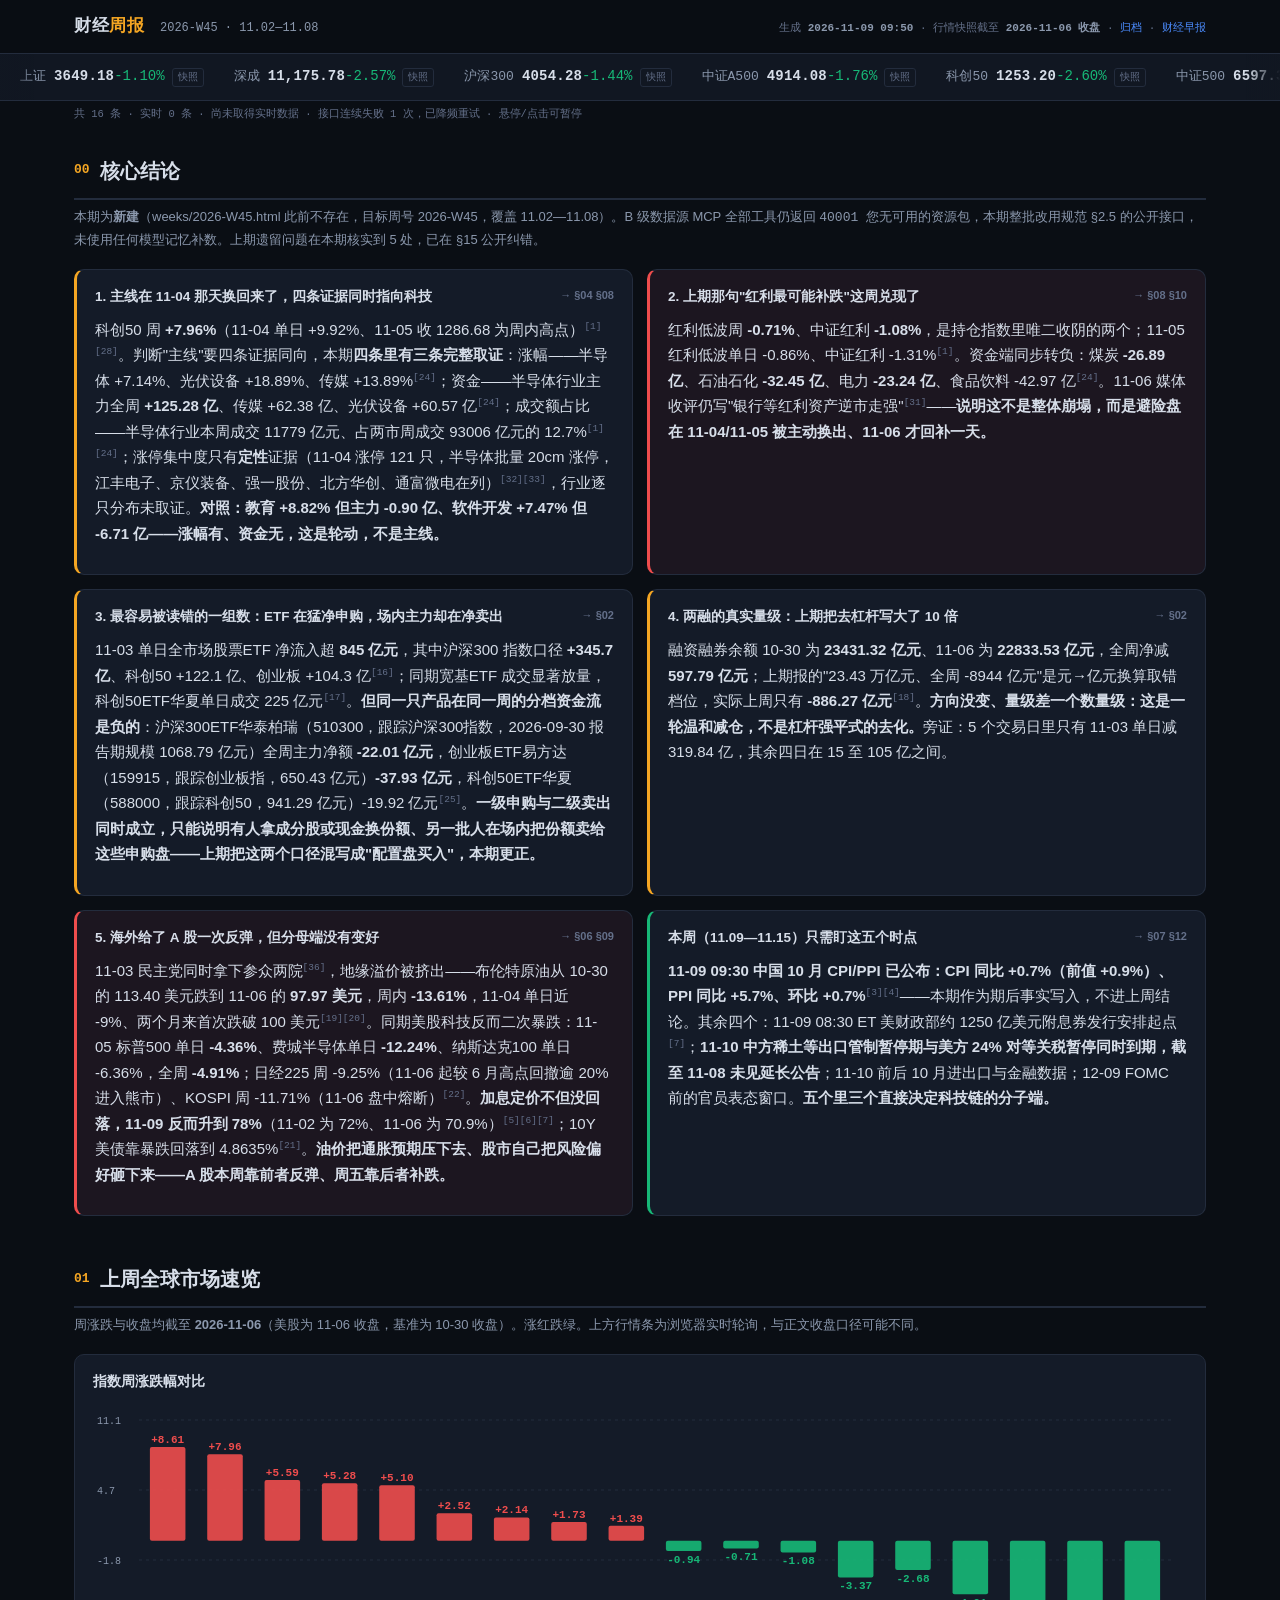
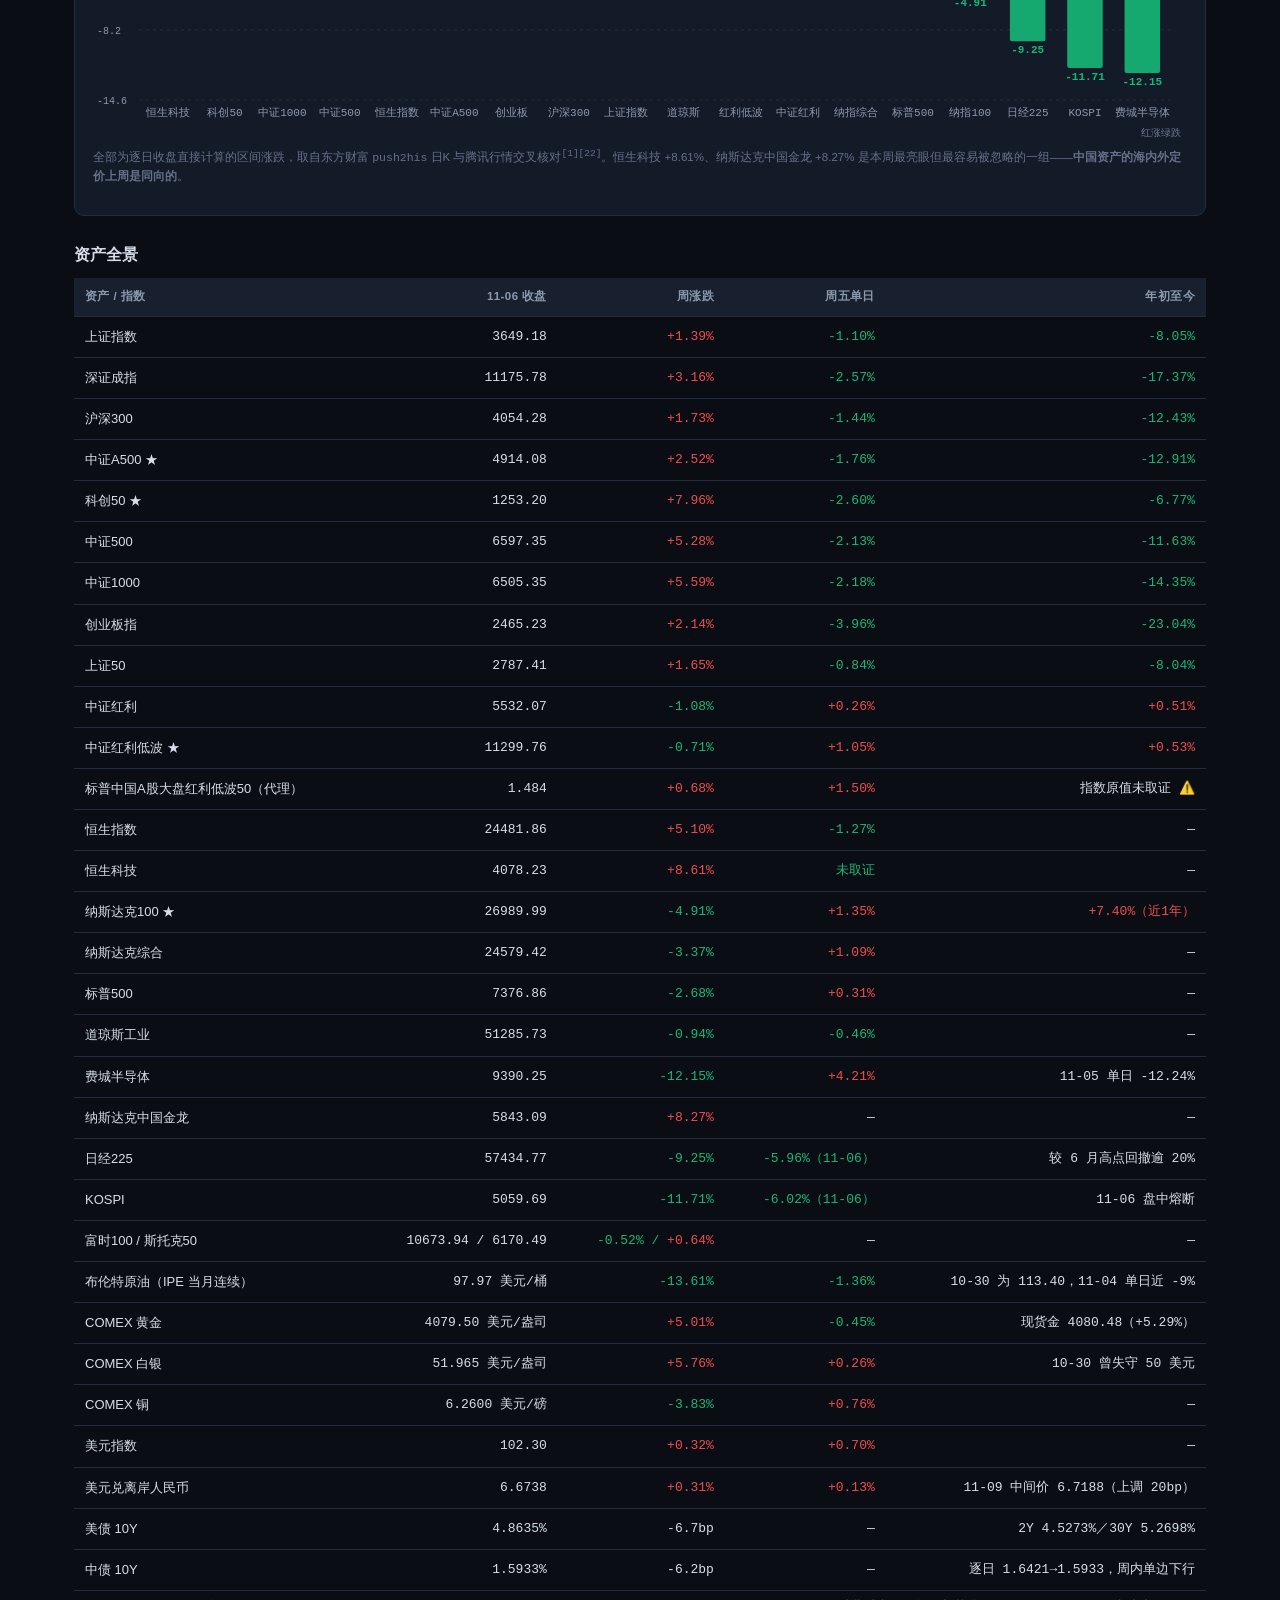
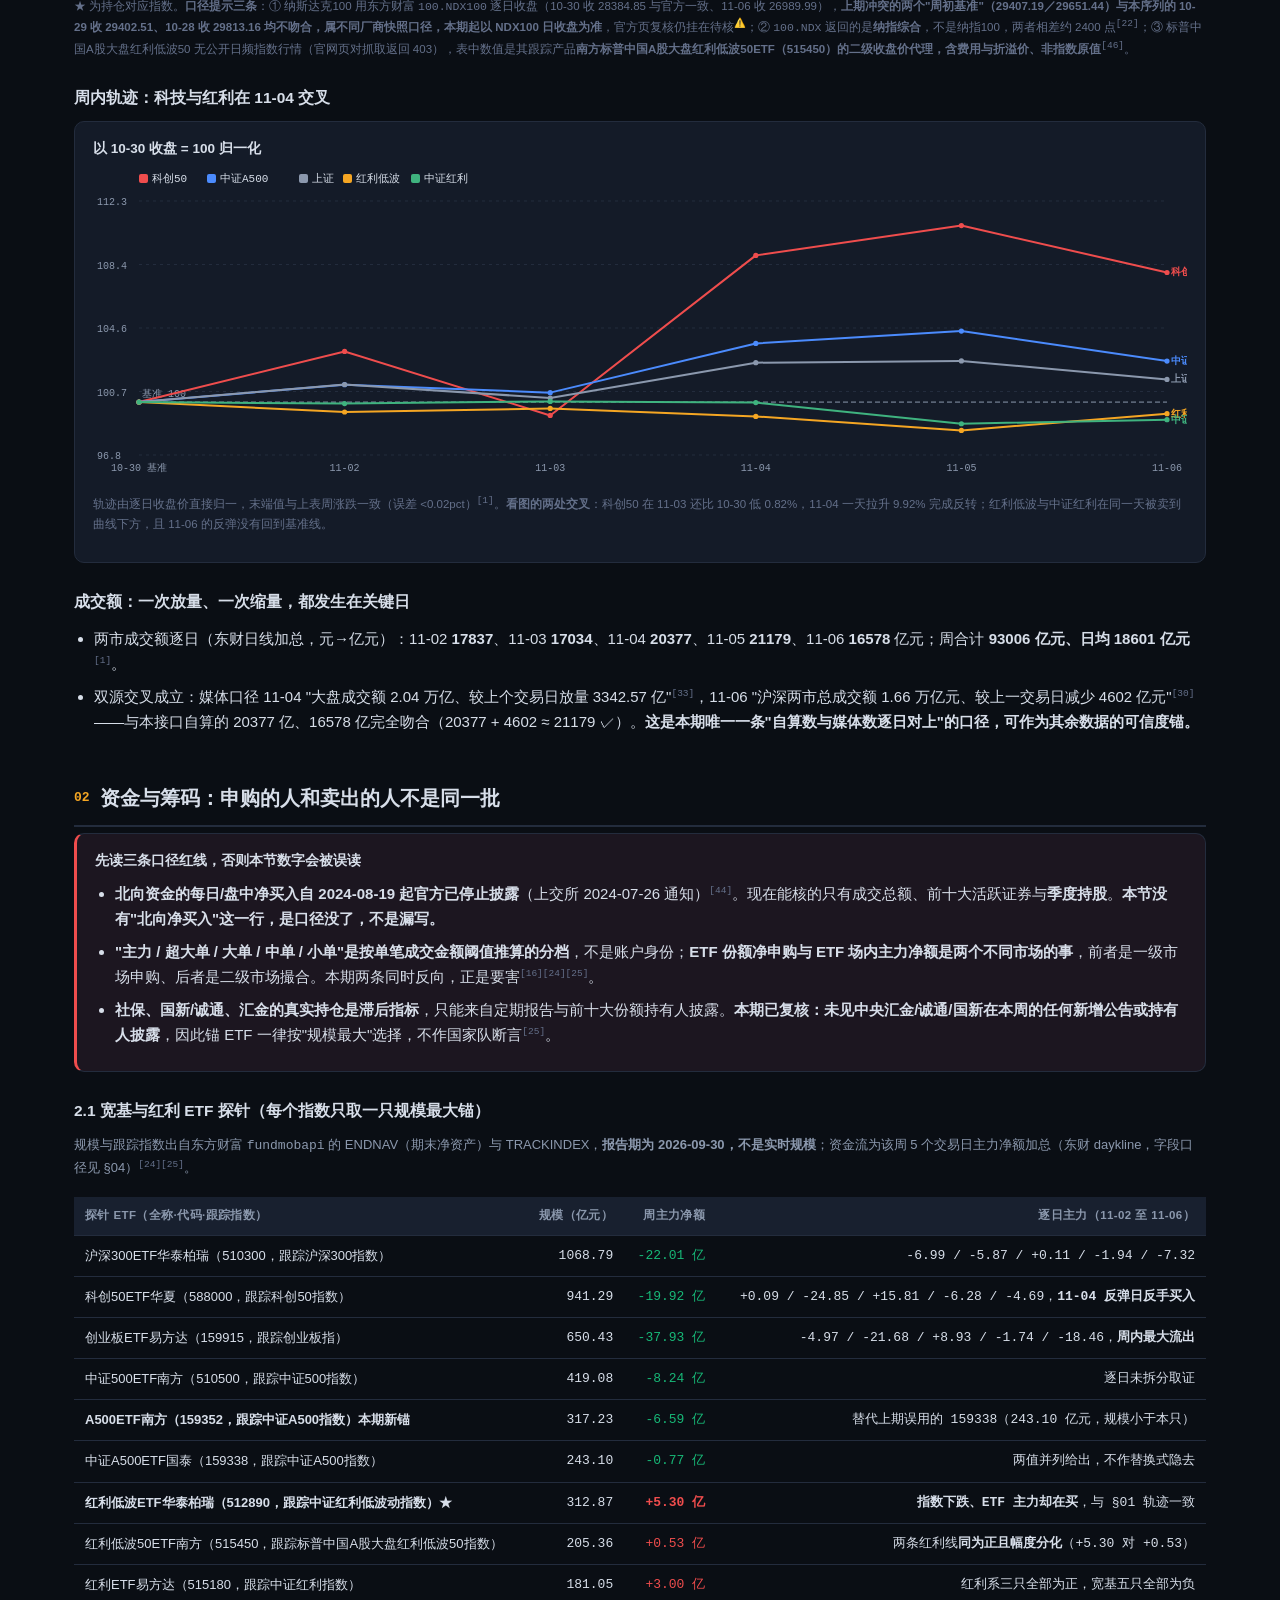
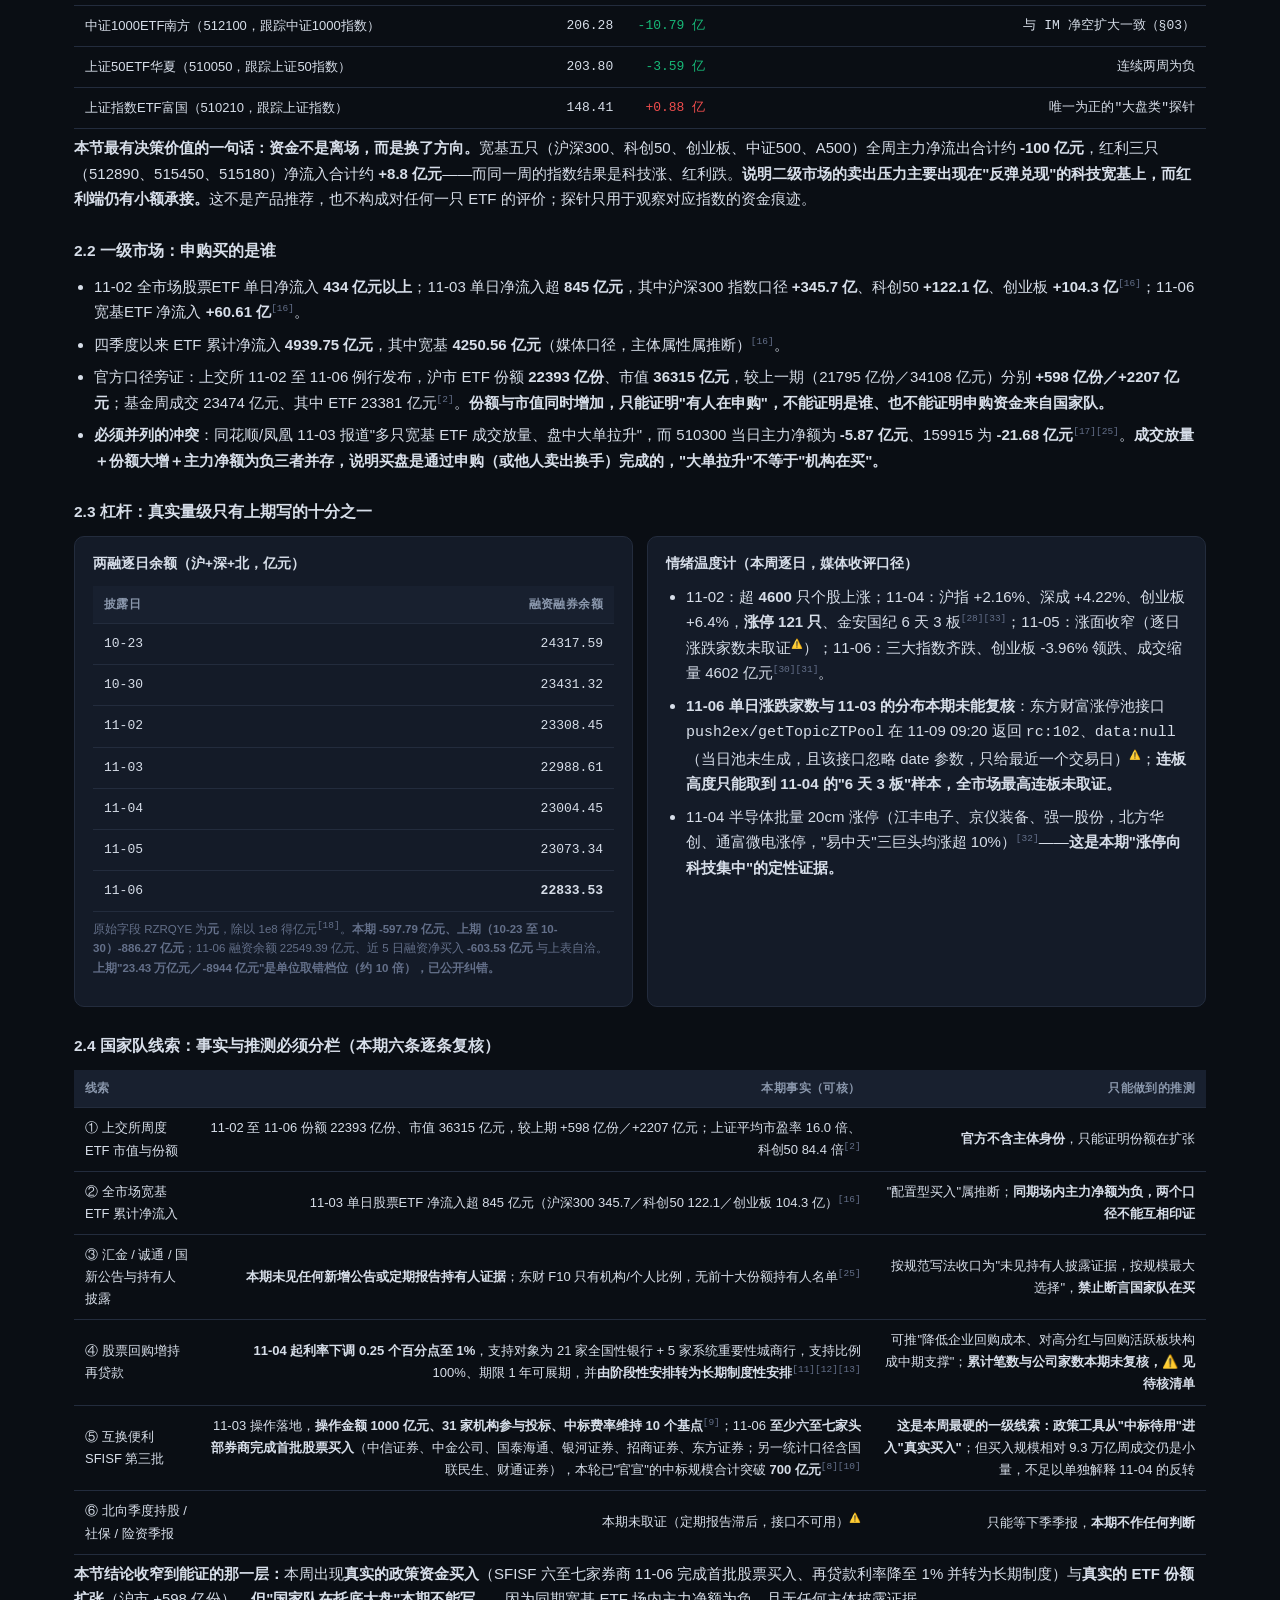
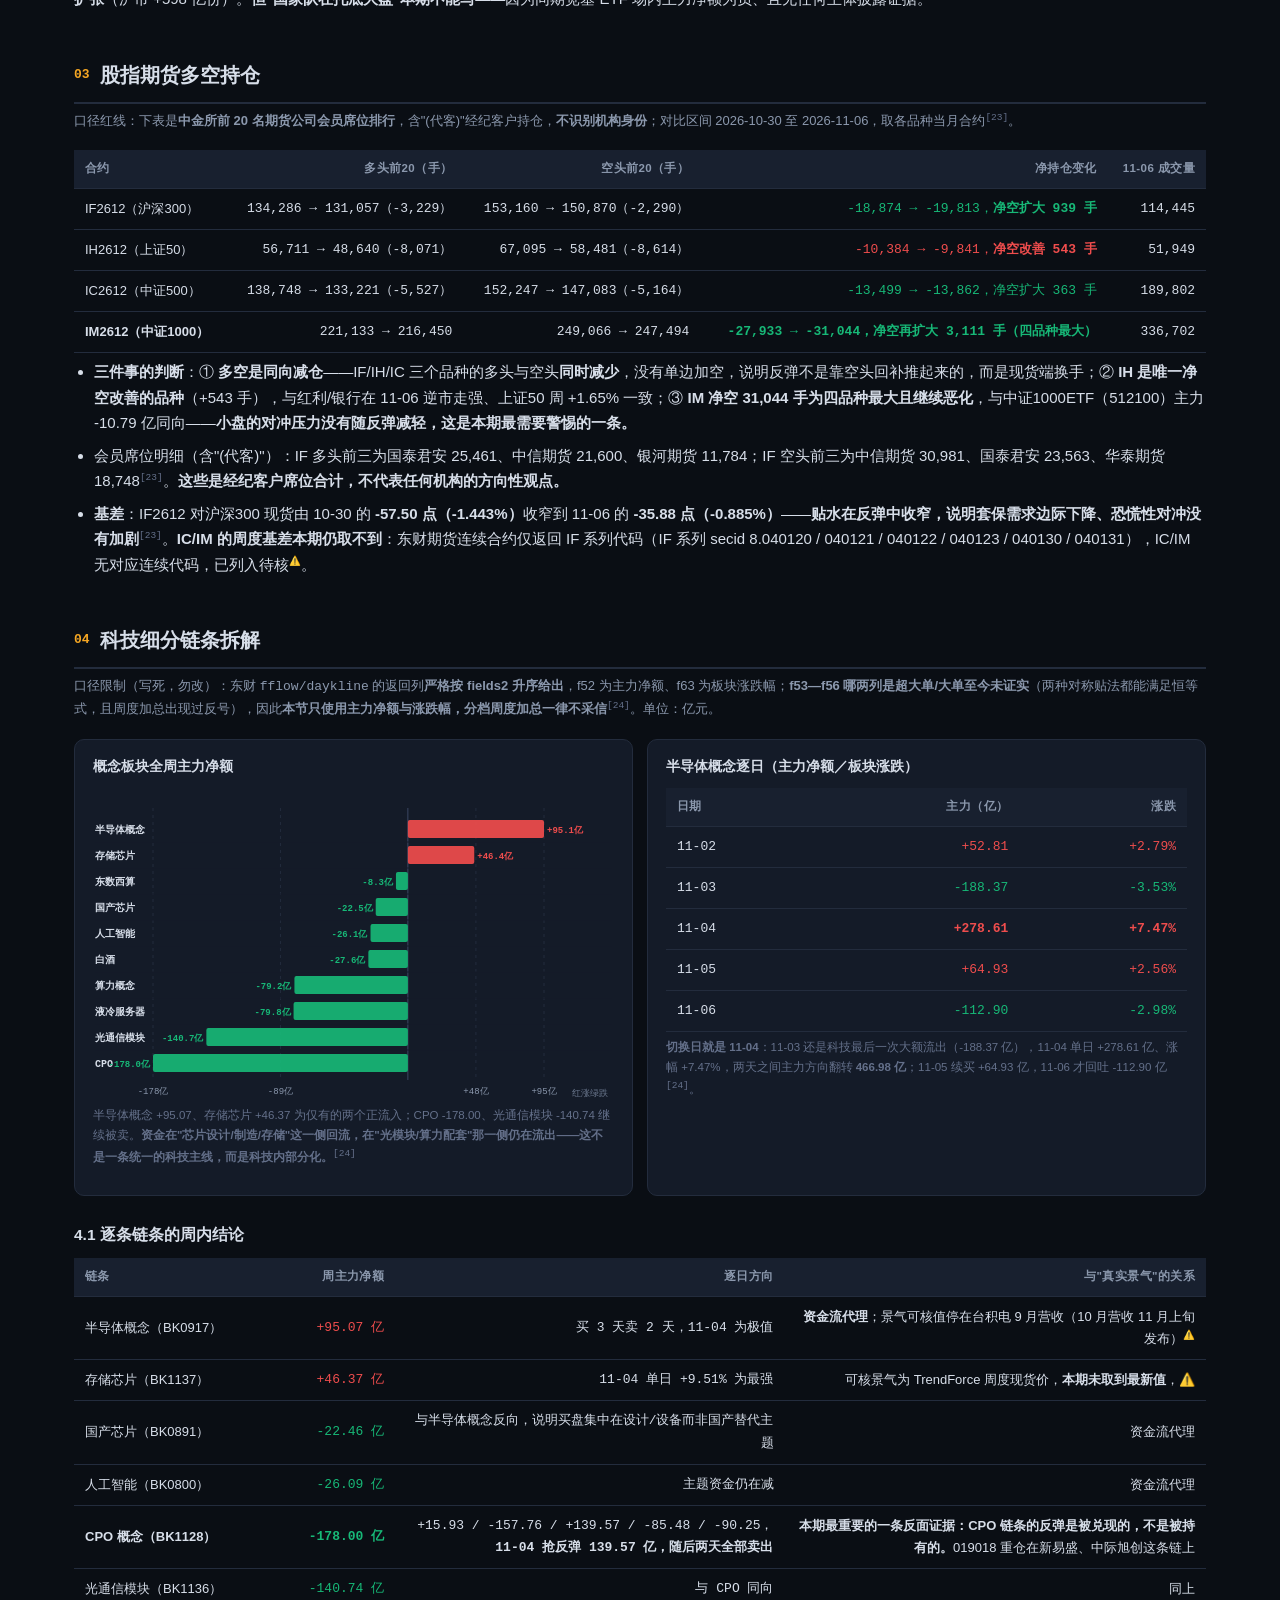
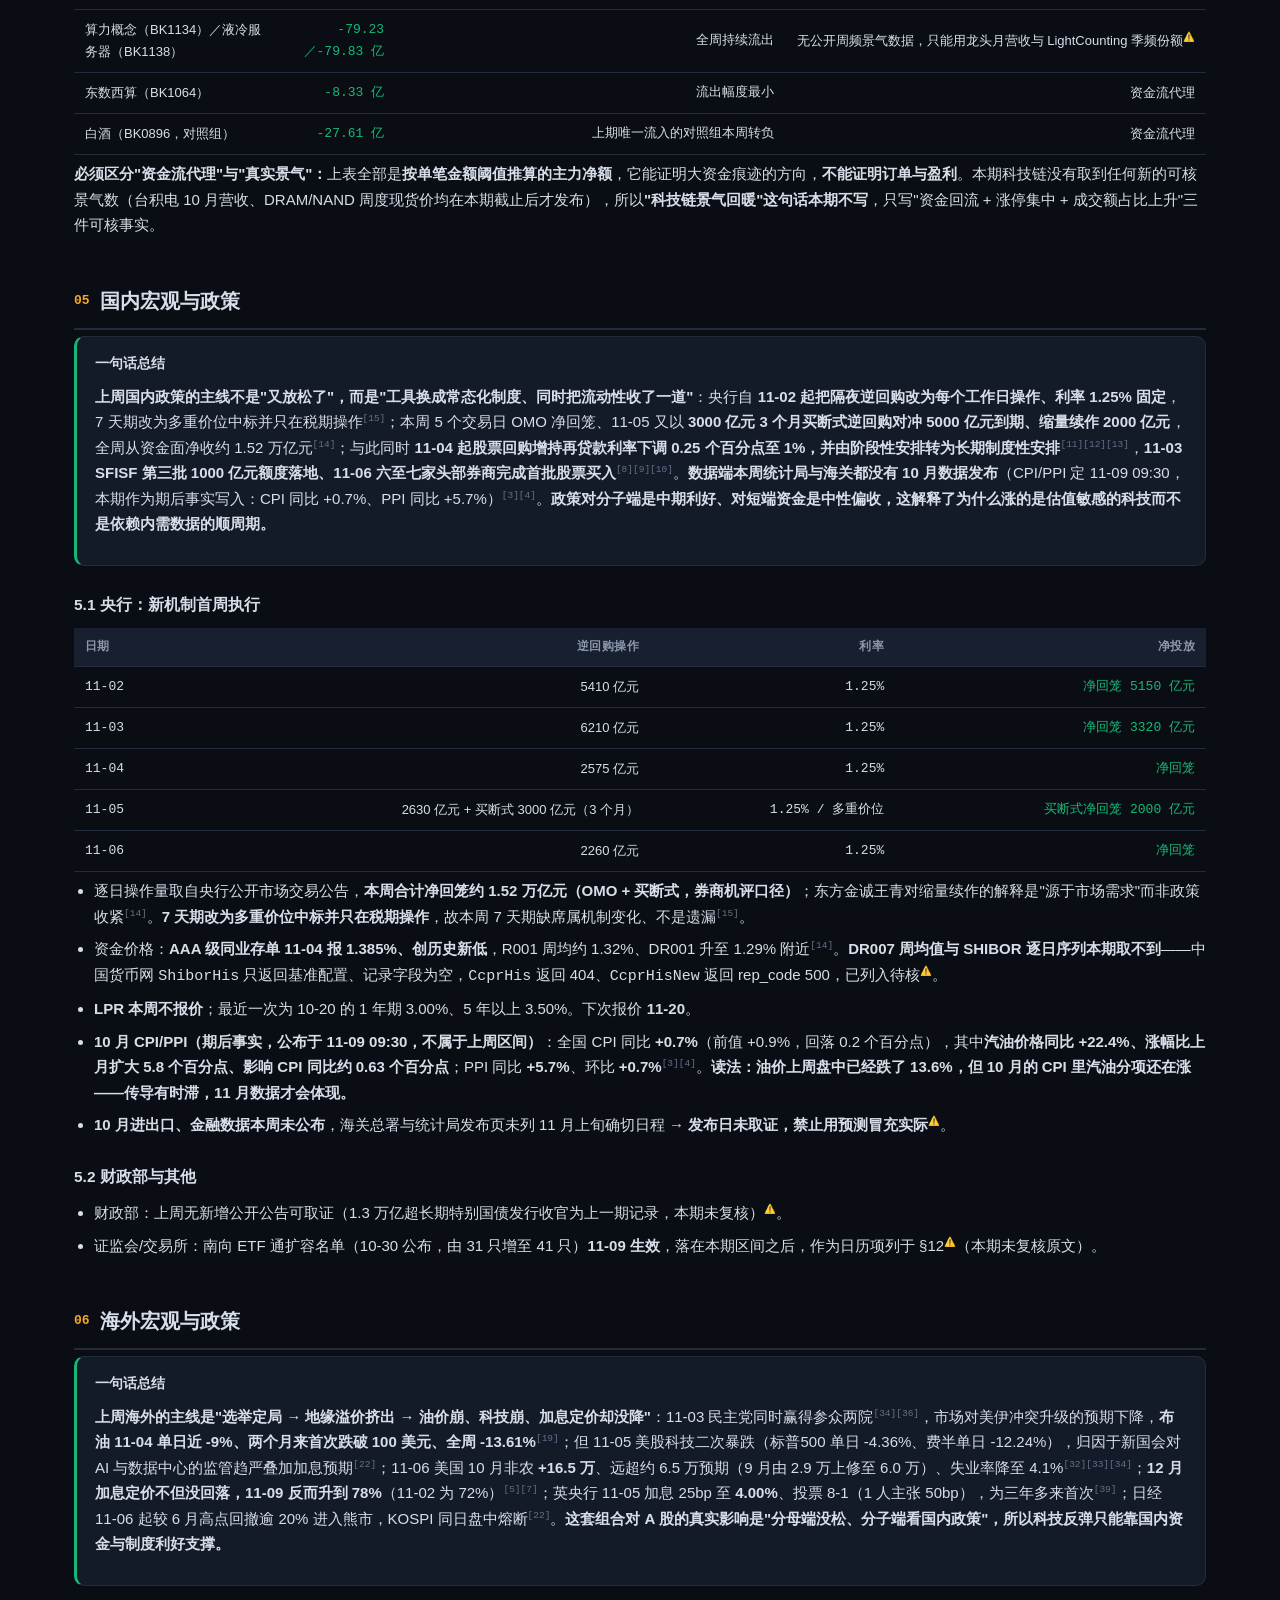
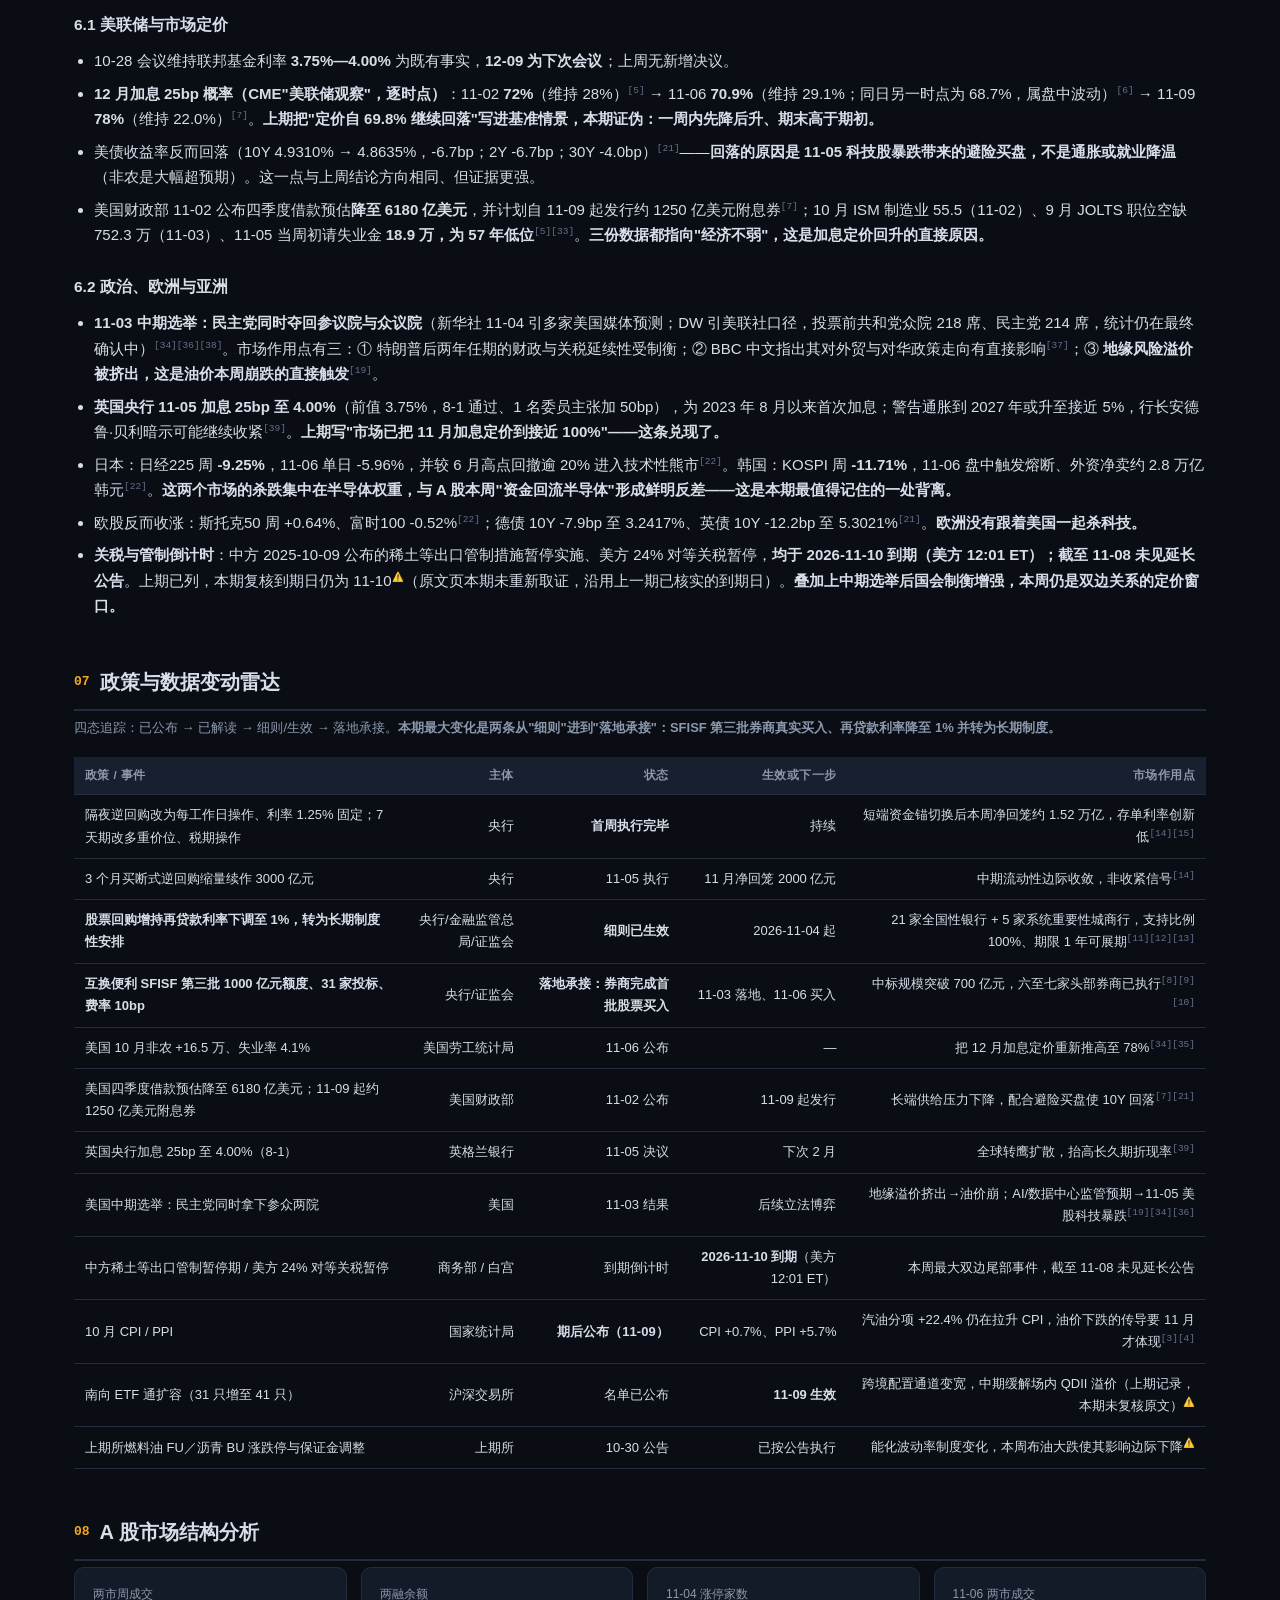
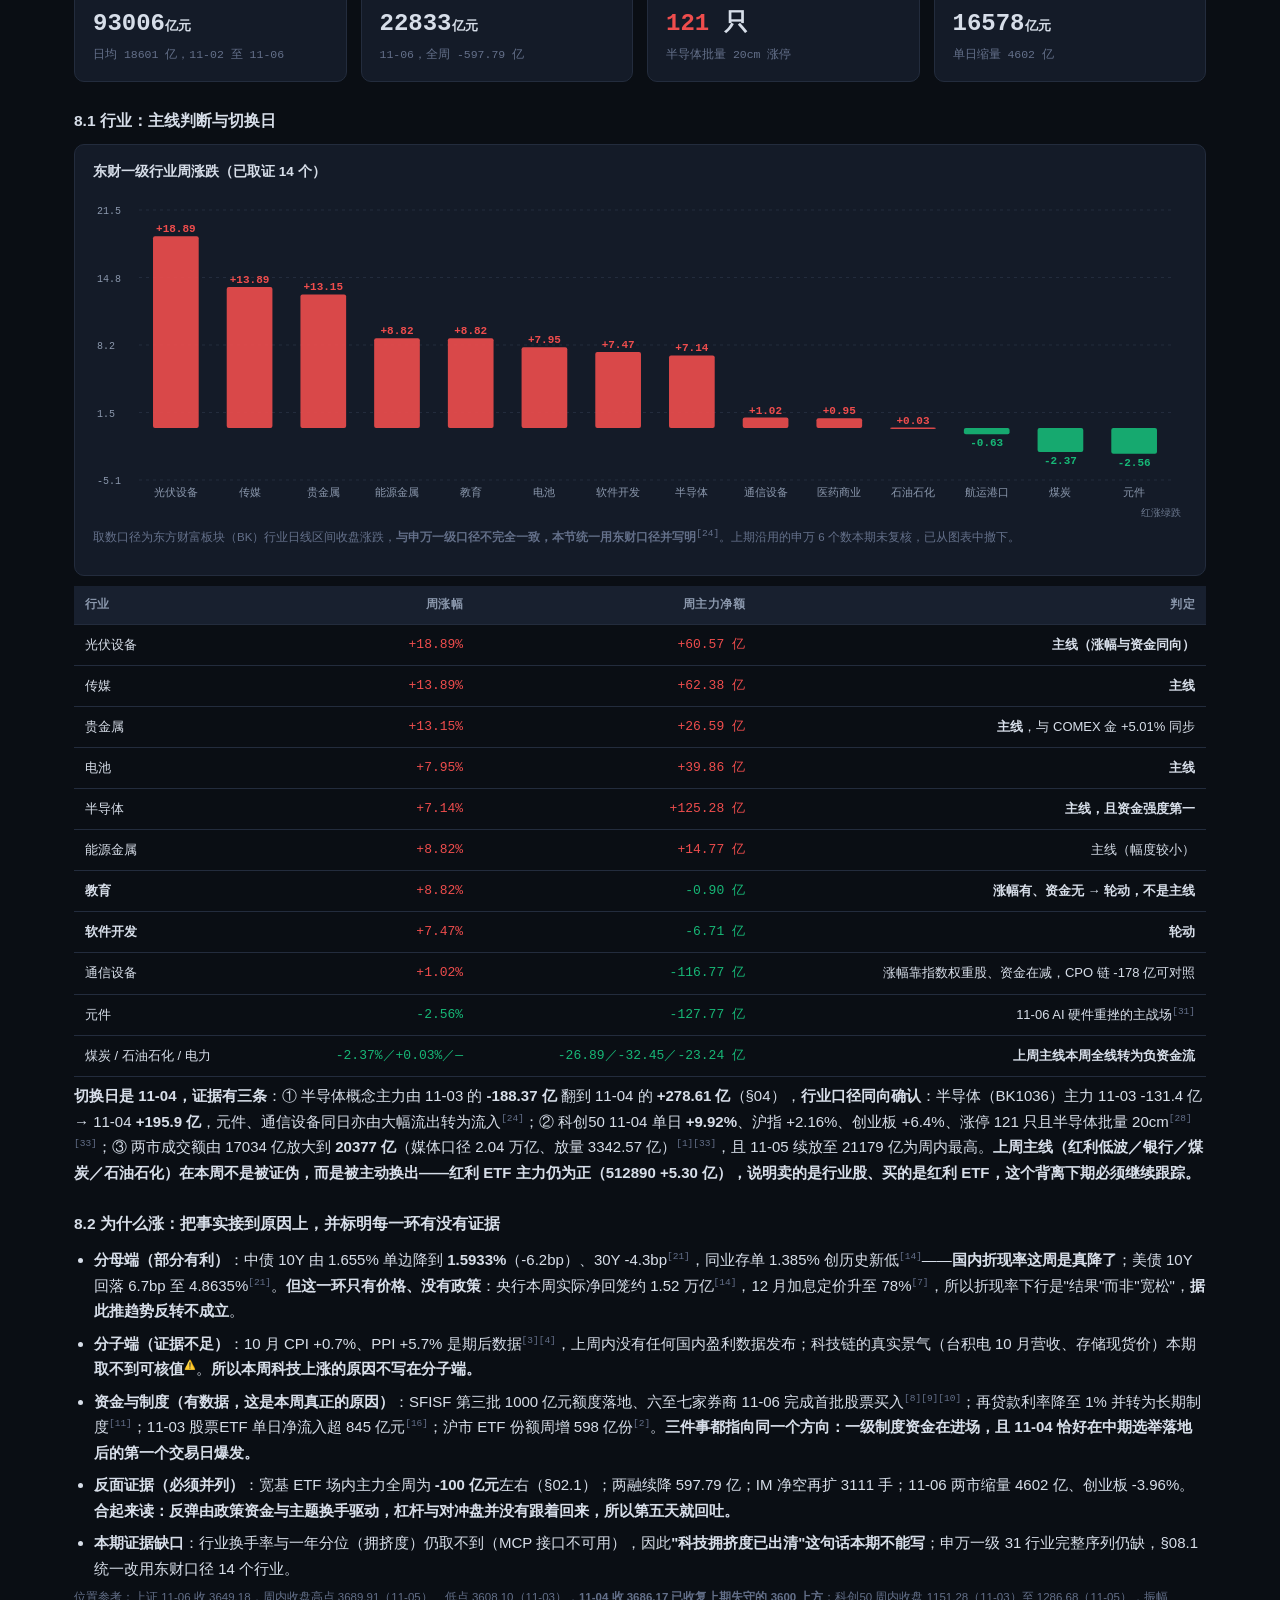
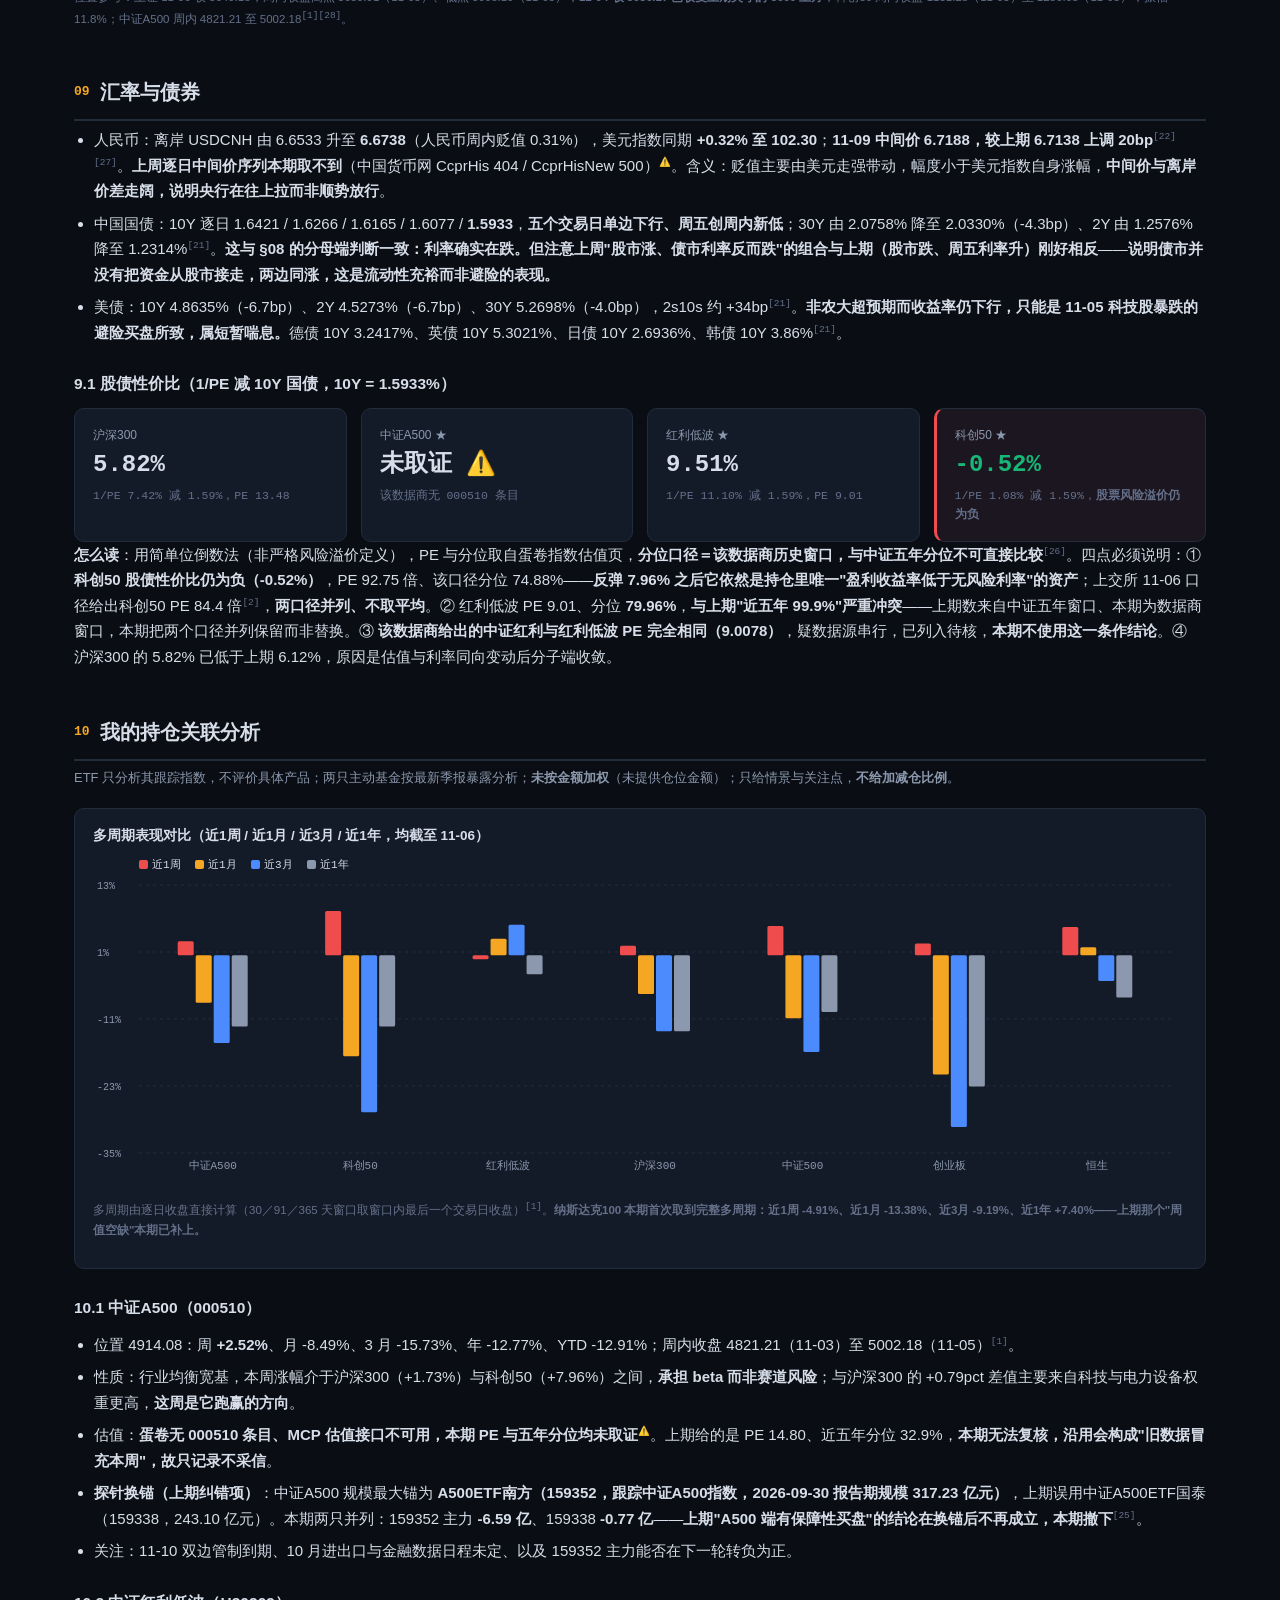
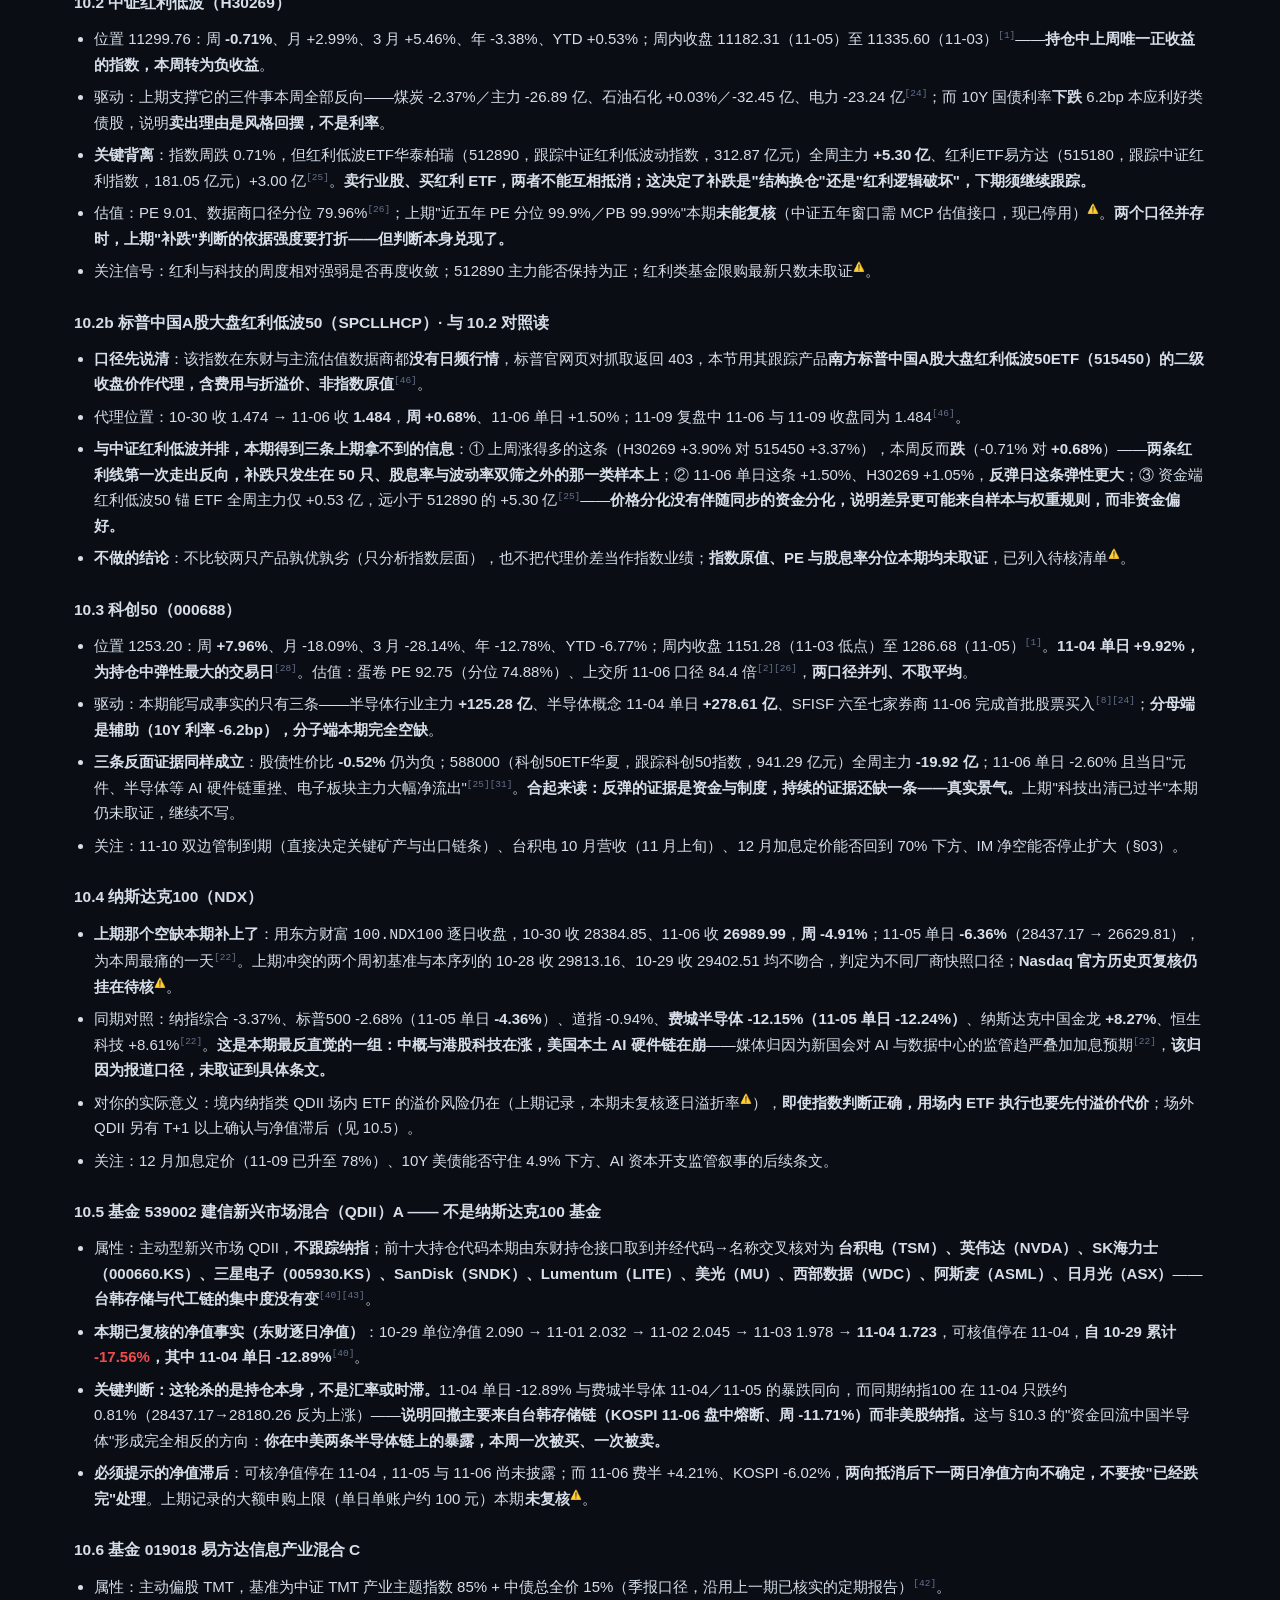
<file: weeks/2026-W45.html>
<!DOCTYPE html>
<html lang="zh-CN">
<head>
<meta charset="UTF-8">
<meta name="viewport" content="width=device-width, initial-scale=1">
<meta name="robots" content="noindex,nofollow">
<title>财经周报 2026-W45 · 科技夺回主线，红利第一次补跌</title>
<link rel="stylesheet" href="../assets/css/theme.css?v=2026-11-25a">
</head>
<body>

<header class="masthead">
  <div class="inner">
    <div class="brand">财经<span>周报</span></div>
    <div class="issue">2026-W45 · 11.02—11.08</div>
    <div class="stamp">生成 <b>2026-11-09 09:50</b> · 行情快照截至 <b>2026-11-06 收盘</b> · <a href="../index.html">归档</a> · <a href="https://wmr-ram.github.io/financial-morning-post/">财经早报</a></div>
  </div>
</header>

<div class="ticker"><div class="track" id="ticker-strip"></div></div>
<div class="tickmeta"><span id="ticker-meta"></span></div>

<div class="wrap">

<nav class="toc">
  <a href="#s00">核心结论</a>
  <a href="#s01">市场速览</a>
  <a href="#s02">资金与筹码</a>
  <a href="#s03">期指多空</a>
  <a href="#s04">科技链条</a>
  <a href="#s05">国内政策</a>
  <a href="#s06">海外政策</a>
  <a href="#s07">政策雷达</a>
  <a href="#s08">A股结构</a>
  <a href="#s09">汇率与债</a>
  <a href="#s10">持仓关联</a>
  <a href="#s11">本周情景</a>
  <a href="#s12">财经日历</a>
  <a href="#s13">机构观点</a>
  <a href="#s14">工具层</a>
  <a href="#src">来源与待核</a>
</nav>

<!-- ============ 00 ============ -->
<section id="s00">
  <h2><span class="no">00</span>核心结论</h2>
  <p class="lead">本期为<b>新建</b>（weeks/2026-W45.html 此前不存在，目标周号 2026-W45，覆盖 11.02—11.08）。B 级数据源 MCP 全部工具仍返回 <code>40001 您无可用的资源包</code>，本期整批改用规范 §2.5 的公开接口，未使用任何模型记忆补数。上期遗留问题在本期核实到 5 处，已在 §15 公开纠错。</p>
  <div class="grid g2">
    <div class="card accent"><h4>1. 主线在 11-04 那天换回来了，四条证据同时指向科技<span style="float:right;font-size:11px;color:var(--txt-3)">→ §04 §08</span></h4>
      <p>科创50 周 <b>+7.96%</b>（11-04 单日 +9.92%、11-05 收 1286.68 为周内高点）<sup>[1][28]</sup>。判断"主线"要四条证据同向，本期<b>四条里有三条完整取证</b>：涨幅——半导体 +7.14%、光伏设备 +18.89%、传媒 +13.89%<sup>[24]</sup>；资金——半导体行业主力全周 <b>+125.28 亿</b>、传媒 +62.38 亿、光伏设备 +60.57 亿<sup>[24]</sup>；成交额占比——半导体行业本周成交 11779 亿元、占两市周成交 93006 亿元的 12.7%<sup>[1][24]</sup>；涨停集中度只有<b>定性</b>证据（11-04 涨停 121 只，半导体批量 20cm 涨停，江丰电子、京仪装备、强一股份、北方华创、通富微电在列）<sup>[32][33]</sup>，行业逐只分布未取证。<b>对照：教育 +8.82% 但主力 -0.90 亿、软件开发 +7.47% 但 -6.71 亿——涨幅有、资金无，这是轮动，不是主线。</b></p></div>
    <div class="card risk"><h4>2. 上期那句"红利最可能补跌"这周兑现了<span style="float:right;font-size:11px;color:var(--txt-3)">→ §08 §10</span></h4>
      <p>红利低波周 <b>-0.71%</b>、中证红利 <b>-1.08%</b>，是持仓指数里唯二收阴的两个；11-05 红利低波单日 -0.86%、中证红利 -1.31%<sup>[1]</sup>。资金端同步转负：煤炭 <b>-26.89 亿</b>、石油石化 <b>-32.45 亿</b>、电力 <b>-23.24 亿</b>、食品饮料 -42.97 亿<sup>[24]</sup>。11-06 媒体收评仍写"银行等红利资产逆市走强"<sup>[31]</sup>——<b>说明这不是整体崩塌，而是避险盘在 11-04/11-05 被主动换出、11-06 才回补一天。</b></p></div>
    <div class="card accent"><h4>3. 最容易被读错的一组数：ETF 在猛净申购，场内主力却在净卖出<span style="float:right;font-size:11px;color:var(--txt-3)">→ §02</span></h4>
      <p>11-03 单日全市场股票ETF 净流入超 <b>845 亿元</b>，其中沪深300 指数口径 <b>+345.7 亿</b>、科创50 +122.1 亿、创业板 +104.3 亿<sup>[16]</sup>；同期宽基ETF 成交显著放量，科创50ETF华夏单日成交 225 亿元<sup>[17]</sup>。<b>但同一只产品在同一周的分档资金流是负的</b>：沪深300ETF华泰柏瑞（510300，跟踪沪深300指数，2026-09-30 报告期规模 1068.79 亿元）全周主力净额 <b>-22.01 亿元</b>，创业板ETF易方达（159915，跟踪创业板指，650.43 亿元）<b>-37.93 亿元</b>，科创50ETF华夏（588000，跟踪科创50，941.29 亿元）-19.92 亿元<sup>[25]</sup>。<b>一级申购与二级卖出同时成立，只能说明有人拿成分股或现金换份额、另一批人在场内把份额卖给这些申购盘——上期把这两个口径混写成"配置盘买入"，本期更正。</b></p></div>
    <div class="card accent"><h4>4. 两融的真实量级：上期把去杠杆写大了 10 倍<span style="float:right;font-size:11px;color:var(--txt-3)">→ §02</span></h4>
      <p>融资融券余额 10-30 为 <b>23431.32 亿元</b>、11-06 为 <b>22833.53 亿元</b>，全周净减 <b>597.79 亿元</b>；上期报的"23.43 万亿元、全周 -8944 亿元"是元→亿元换算取错档位，实际上周只有 <b>-886.27 亿元</b><sup>[18]</sup>。<b>方向没变、量级差一个数量级：这是一轮温和减仓，不是杠杆强平式的去化。</b>旁证：5 个交易日里只有 11-03 单日减 319.84 亿，其余四日在 15 至 105 亿之间。</p></div>
    <div class="card risk"><h4>5. 海外给了 A 股一次反弹，但分母端没有变好<span style="float:right;font-size:11px;color:var(--txt-3)">→ §06 §09</span></h4>
      <p>11-03 民主党同时拿下参众两院<sup>[36]</sup>，地缘溢价被挤出——布伦特原油从 10-30 的 113.40 美元跌到 11-06 的 <b>97.97 美元</b>，周内 <b>-13.61%</b>，11-04 单日近 -9%、两个月来首次跌破 100 美元<sup>[19][20]</sup>。同期美股科技反而二次暴跌：11-05 标普500 单日 <b>-4.36%</b>、费城半导体单日 <b>-12.24%</b>、纳斯达克100 单日 -6.36%，全周 <b>-4.91%</b>；日经225 周 -9.25%（11-06 起较 6 月高点回撤逾 20% 进入熊市）、KOSPI 周 -11.71%（11-06 盘中熔断）<sup>[22]</sup>。<b>加息定价不但没回落，11-09 反而升到 78%</b>（11-02 为 72%、11-06 为 70.9%）<sup>[5][6][7]</sup>；10Y 美债靠暴跌回落到 4.8635%<sup>[21]</sup>。<b>油价把通胀预期压下去、股市自己把风险偏好砸下来——A 股本周靠前者反弹、周五靠后者补跌。</b></p></div>
    <div class="card base"><h4>本周（11.09—11.15）只需盯这五个时点<span style="float:right;font-size:11px;color:var(--txt-3)">→ §07 §12</span></h4>
      <p><b>11-09 09:30 中国 10 月 CPI/PPI 已公布：CPI 同比 +0.7%（前值 +0.9%）、PPI 同比 +5.7%、环比 +0.7%</b><sup>[3][4]</sup>——本期作为期后事实写入，不进上周结论。其余四个：11-09 08:30 ET 美财政部约 1250 亿美元附息券发行安排起点<sup>[7]</sup>；<b>11-10 中方稀土等出口管制暂停期与美方 24% 对等关税暂停同时到期，截至 11-08 未见延长公告</b>；11-10 前后 10 月进出口与金融数据；12-09 FOMC 前的官员表态窗口。<b>五个里三个直接决定科技链的分子端。</b></p></div>
  </div>
</section>

<!-- ============ 01 ============ -->
<section id="s01">
  <h2><span class="no">01</span>上周全球市场速览</h2>
  <p class="lead">周涨跌与收盘均截至 <b>2026-11-06</b>（美股为 11-06 收盘，基准为 10-30 收盘）。涨红跌绿。上方行情条为浏览器实时轮询，与正文收盘口径可能不同。</p>
  <div class="card"><h4>指数周涨跌幅对比</h4><div id="c-week" class="chart"></div>
    <p class="chart-note">全部为逐日收盘直接计算的区间涨跌，取自东方财富 <code>push2his</code> 日K 与腾讯行情交叉核对<sup>[1][22]</sup>。恒生科技 +8.61%、纳斯达克中国金龙 +8.27% 是本周最亮眼但最容易被忽略的一组——<b>中国资产的海内外定价上周是同向的</b>。</p></div>

  <h3>资产全景</h3>
  <table>
    <thead><tr><th>资产 / 指数</th><th>11-06 收盘</th><th>周涨跌</th><th>周五单日</th><th>年初至今</th></tr></thead>
    <tbody>
      <tr><td>上证指数</td><td class="num">3649.18</td><td class="num up">+1.39%</td><td class="num down">-1.10%</td><td class="num down">-8.05%</td></tr>
      <tr><td>深证成指</td><td class="num">11175.78</td><td class="num up">+3.16%</td><td class="num down">-2.57%</td><td class="num down">-17.37%</td></tr>
      <tr><td>沪深300</td><td class="num">4054.28</td><td class="num up">+1.73%</td><td class="num down">-1.44%</td><td class="num down">-12.43%</td></tr>
      <tr><td>中证A500 ★</td><td class="num">4914.08</td><td class="num up">+2.52%</td><td class="num down">-1.76%</td><td class="num down">-12.91%</td></tr>
      <tr><td>科创50 ★</td><td class="num">1253.20</td><td class="num up">+7.96%</td><td class="num down">-2.60%</td><td class="num down">-6.77%</td></tr>
      <tr><td>中证500</td><td class="num">6597.35</td><td class="num up">+5.28%</td><td class="num down">-2.13%</td><td class="num down">-11.63%</td></tr>
      <tr><td>中证1000</td><td class="num">6505.35</td><td class="num up">+5.59%</td><td class="num down">-2.18%</td><td class="num down">-14.35%</td></tr>
      <tr><td>创业板指</td><td class="num">2465.23</td><td class="num up">+2.14%</td><td class="num down">-3.96%</td><td class="num down">-23.04%</td></tr>
      <tr><td>上证50</td><td class="num">2787.41</td><td class="num up">+1.65%</td><td class="num down">-0.84%</td><td class="num down">-8.04%</td></tr>
      <tr><td>中证红利</td><td class="num">5532.07</td><td class="num down">-1.08%</td><td class="num up">+0.26%</td><td class="num up">+0.51%</td></tr>
      <tr><td>中证红利低波 ★</td><td class="num">11299.76</td><td class="num down">-0.71%</td><td class="num up">+1.05%</td><td class="num up">+0.53%</td></tr>
      <tr><td>标普中国A股大盘红利低波50（代理）</td><td class="num">1.484</td><td class="num up">+0.68%</td><td class="num up">+1.50%</td><td class="num">指数原值未取证 <span class="tag-verify">⚠️</span></td></tr>
      <tr><td>恒生指数</td><td class="num">24481.86</td><td class="num up">+5.10%</td><td class="num down">-1.27%</td><td class="num">—</td></tr>
      <tr><td>恒生科技</td><td class="num">4078.23</td><td class="num up">+8.61%</td><td class="num down">未取证</td><td class="num">—</td></tr>
      <tr><td>纳斯达克100 ★</td><td class="num">26989.99</td><td class="num down">-4.91%</td><td class="num up">+1.35%</td><td class="num up">+7.40%（近1年）</td></tr>
      <tr><td>纳斯达克综合</td><td class="num">24579.42</td><td class="num down">-3.37%</td><td class="num up">+1.09%</td><td class="num">—</td></tr>
      <tr><td>标普500</td><td class="num">7376.86</td><td class="num down">-2.68%</td><td class="num up">+0.31%</td><td class="num">—</td></tr>
      <tr><td>道琼斯工业</td><td class="num">51285.73</td><td class="num down">-0.94%</td><td class="num down">-0.46%</td><td class="num">—</td></tr>
      <tr><td>费城半导体</td><td class="num">9390.25</td><td class="num down">-12.15%</td><td class="num up">+4.21%</td><td class="num">11-05 单日 -12.24%</td></tr>
      <tr><td>纳斯达克中国金龙</td><td class="num">5843.09</td><td class="num up">+8.27%</td><td class="num">—</td><td class="num">—</td></tr>
      <tr><td>日经225</td><td class="num">57434.77</td><td class="num down">-9.25%</td><td class="num down">-5.96%（11-06）</td><td class="num">较 6 月高点回撤逾 20%</td></tr>
      <tr><td>KOSPI</td><td class="num">5059.69</td><td class="num down">-11.71%</td><td class="num down">-6.02%（11-06）</td><td class="num">11-06 盘中熔断</td></tr>
      <tr><td>富时100 / 斯托克50</td><td class="num">10673.94 / 6170.49</td><td class="num down">-0.52% / <span class="up">+0.64%</span></td><td class="num">—</td><td class="num">—</td></tr>
      <tr><td>布伦特原油（IPE 当月连续）</td><td class="num">97.97 美元/桶</td><td class="num down">-13.61%</td><td class="num down">-1.36%</td><td class="num">10-30 为 113.40，11-04 单日近 -9%</td></tr>
      <tr><td>COMEX 黄金</td><td class="num">4079.50 美元/盎司</td><td class="num up">+5.01%</td><td class="num down">-0.45%</td><td class="num">现货金 4080.48（+5.29%）</td></tr>
      <tr><td>COMEX 白银</td><td class="num">51.965 美元/盎司</td><td class="num up">+5.76%</td><td class="num up">+0.26%</td><td class="num">10-30 曾失守 50 美元</td></tr>
      <tr><td>COMEX 铜</td><td class="num">6.2600 美元/磅</td><td class="num down">-3.83%</td><td class="num up">+0.76%</td><td class="num">—</td></tr>
      <tr><td>美元指数</td><td class="num">102.30</td><td class="num up">+0.32%</td><td class="num up">+0.70%</td><td class="num">—</td></tr>
      <tr><td>美元兑离岸人民币</td><td class="num">6.6738</td><td class="num up">+0.31%</td><td class="num up">+0.13%</td><td class="num">11-09 中间价 6.7188（上调 20bp）</td></tr>
      <tr><td>美债 10Y</td><td class="num">4.8635%</td><td class="num">-6.7bp</td><td class="num">—</td><td class="num">2Y 4.5273%／30Y 5.2698%</td></tr>
      <tr><td>中债 10Y</td><td class="num">1.5933%</td><td class="num">-6.2bp</td><td class="num">—</td><td class="num">逐日 1.6421→1.5933，周内单边下行</td></tr>
    </tbody>
  </table>
  <p class="chart-note">★ 为持仓对应指数。<b>口径提示三条</b>：① 纳斯达克100 用东方财富 <code>100.NDX100</code> 逐日收盘（10-30 收 28384.85 与官方一致、11-06 收 26989.99），<b>上期冲突的两个"周初基准"（29407.19／29651.44）与本序列的 10-29 收 29402.51、10-28 收 29813.16 均不吻合，属不同厂商快照口径，本期起以 NDX100 日收盘为准</b>，官方页复核仍挂在待核<sup><span class="tag-verify">⚠️</span></sup>；② <code>100.NDX</code> 返回的是<b>纳指综合</b>，不是纳指100，两者相差约 2400 点<sup>[22]</sup>；③ 标普中国A股大盘红利低波50 无公开日频指数行情（官网页对抓取返回 403），表中数值是其跟踪产品<b>南方标普中国A股大盘红利低波50ETF（515450）的二级收盘价代理，含费用与折溢价、非指数原值</b><sup>[46]</sup>。</p>

  <h3>周内轨迹：科技与红利在 11-04 交叉</h3>
  <div class="card"><h4>以 10-30 收盘 = 100 归一化</h4><div id="c-path" class="chart"></div>
    <p class="chart-note">轨迹由逐日收盘价直接归一，末端值与上表周涨跌一致（误差 &lt;0.02pct）<sup>[1]</sup>。<b>看图的两处交叉</b>：科创50 在 11-03 还比 10-30 低 0.82%，11-04 一天拉升 9.92% 完成反转；红利低波与中证红利在同一天被卖到曲线下方，且 11-06 的反弹没有回到基准线。</p></div>

  <h3>成交额：一次放量、一次缩量，都发生在关键日</h3>
  <ul class="tight">
    <li>两市成交额逐日（东财日线加总，元→亿元）：11-02 <b>17837</b>、11-03 <b>17034</b>、11-04 <b>20377</b>、11-05 <b>21179</b>、11-06 <b>16578</b> 亿元；周合计 <b>93006 亿元、日均 18601 亿元</b><sup>[1]</sup>。</li>
    <li>双源交叉成立：媒体口径 11-04 "大盘成交额 2.04 万亿、较上个交易日放量 3342.57 亿"<sup>[33]</sup>，11-06 "沪深两市总成交额 1.66 万亿元、较上一交易日减少 4602 亿元"<sup>[30]</sup>——与本接口自算的 20377 亿、16578 亿完全吻合（20377 + 4602 ≈ 21179 ✓）。<b>这是本期唯一一条"自算数与媒体数逐日对上"的口径，可作为其余数据的可信度锚。</b></li>
  </ul>
</section>

<!-- ============ 02 资金与筹码 ============ -->
<section id="s02">
  <h2><span class="no">02</span>资金与筹码：申购的人和卖出的人不是同一批</h2>

  <div class="card risk"><h4>先读三条口径红线，否则本节数字会被误读</h4>
    <ul class="tight">
      <li><b>北向资金的每日/盘中净买入自 2024-08-19 起官方已停止披露</b>（上交所 2024-07-26 通知）<sup>[44]</sup>。现在能核的只有成交总额、前十大活跃证券与<b>季度持股</b>。<b>本节没有"北向净买入"这一行，是口径没了，不是漏写。</b></li>
      <li><b>"主力 / 超大单 / 大单 / 中单 / 小单"是按单笔成交金额阈值推算的分档</b>，不是账户身份；<b>ETF 份额净申购与 ETF 场内主力净额是两个不同市场的事</b>，前者是一级市场申购、后者是二级市场撮合。本期两条同时反向，正是要害<sup>[16][24][25]</sup>。</li>
      <li><b>社保、国新/诚通、汇金的真实持仓是滞后指标</b>，只能来自定期报告与前十大份额持有人披露。<b>本期已复核：未见中央汇金/诚通/国新在本周的任何新增公告或持有人披露</b>，因此锚 ETF 一律按"规模最大"选择，不作国家队断言<sup>[25]</sup>。</li>
    </ul>
  </div>

  <h3>2.1 宽基与红利 ETF 探针（每个指数只取一只规模最大锚）</h3>
  <p class="lead">规模与跟踪指数出自东方财富 <code>fundmobapi</code> 的 ENDNAV（期末净资产）与 TRACKINDEX，<b>报告期为 2026-09-30，不是实时规模</b>；资金流为该周 5 个交易日主力净额加总（东财 daykline，字段口径见 §04）<sup>[24][25]</sup>。</p>
  <table>
    <thead><tr><th>探针 ETF（全称·代码·跟踪指数）</th><th>规模（亿元）</th><th>周主力净额</th><th>逐日主力（11-02 至 11-06）</th></tr></thead>
    <tbody>
      <tr><td>沪深300ETF华泰柏瑞（510300，跟踪沪深300指数）</td><td class="num">1068.79</td><td class="num down">-22.01 亿</td><td class="num">-6.99 / -5.87 / +0.11 / -1.94 / -7.32</td></tr>
      <tr><td>科创50ETF华夏（588000，跟踪科创50指数）</td><td class="num">941.29</td><td class="num down">-19.92 亿</td><td class="num">+0.09 / -24.85 / +15.81 / -6.28 / -4.69，<b>11-04 反弹日反手买入</b></td></tr>
      <tr><td>创业板ETF易方达（159915，跟踪创业板指）</td><td class="num">650.43</td><td class="num down">-37.93 亿</td><td class="num">-4.97 / -21.68 / +8.93 / -1.74 / -18.46，<b>周内最大流出</b></td></tr>
      <tr><td>中证500ETF南方（510500，跟踪中证500指数）</td><td class="num">419.08</td><td class="num down">-8.24 亿</td><td class="num">逐日未拆分取证</td></tr>
      <tr><td><b>A500ETF南方（159352，跟踪中证A500指数）本期新锚</b></td><td class="num">317.23</td><td class="num down">-6.59 亿</td><td class="num">替代上期误用的 159338（243.10 亿元，规模小于本只）</td></tr>
      <tr><td>中证A500ETF国泰（159338，跟踪中证A500指数）</td><td class="num">243.10</td><td class="num down">-0.77 亿</td><td class="num">两值并列给出，不作替换式隐去</td></tr>
      <tr><td><b>红利低波ETF华泰柏瑞（512890，跟踪中证红利低波动指数）★</b></td><td class="num">312.87</td><td class="num up"><b>+5.30 亿</b></td><td class="num"><b>指数下跌、ETF 主力却在买</b>，与 §01 轨迹一致</td></tr>
      <tr><td>红利低波50ETF南方（515450，跟踪标普中国A股大盘红利低波50指数）</td><td class="num">205.36</td><td class="num up">+0.53 亿</td><td class="num">两条红利线<b>同为正且幅度分化</b>（+5.30 对 +0.53）</td></tr>
      <tr><td>红利ETF易方达（515180，跟踪中证红利指数）</td><td class="num">181.05</td><td class="num up">+3.00 亿</td><td class="num">红利系三只全部为正，宽基五只全部为负</td></tr>
      <tr><td>中证1000ETF南方（512100，跟踪中证1000指数）</td><td class="num">206.28</td><td class="num down">-10.79 亿</td><td class="num">与 IM 净空扩大一致（§03）</td></tr>
      <tr><td>上证50ETF华夏（510050，跟踪上证50指数）</td><td class="num">203.80</td><td class="num down">-3.59 亿</td><td class="num">连续两周为负</td></tr>
      <tr><td>上证指数ETF富国（510210，跟踪上证指数）</td><td class="num">148.41</td><td class="num up">+0.88 亿</td><td class="num">唯一为正的"大盘类"探针</td></tr>
    </tbody>
  </table>
  <p><b>本节最有决策价值的一句话：资金不是离场，而是换了方向。</b>宽基五只（沪深300、科创50、创业板、中证500、A500）全周主力净流出合计约 <b>-100 亿元</b>，红利三只（512890、515450、515180）净流入合计约 <b>+8.8 亿元</b>——而同一周的指数结果是科技涨、红利跌。<b>说明二级市场的卖出压力主要出现在"反弹兑现"的科技宽基上，而红利端仍有小额承接。</b>这不是产品推荐，也不构成对任何一只 ETF 的评价；探针只用于观察对应指数的资金痕迹。</p>

  <h3>2.2 一级市场：申购买的是谁</h3>
  <ul class="tight">
    <li>11-02 全市场股票ETF 单日净流入 <b>434 亿元以上</b>；11-03 单日净流入超 <b>845 亿元</b>，其中沪深300 指数口径 <b>+345.7 亿</b>、科创50 <b>+122.1 亿</b>、创业板 <b>+104.3 亿</b><sup>[16]</sup>；11-06 宽基ETF 净流入 <b>+60.61 亿</b><sup>[16]</sup>。</li>
    <li>四季度以来 ETF 累计净流入 <b>4939.75 亿元</b>，其中宽基 <b>4250.56 亿元</b>（媒体口径，主体属性属推断）<sup>[16]</sup>。</li>
    <li>官方口径旁证：上交所 11-02 至 11-06 例行发布，沪市 ETF 份额 <b>22393 亿份</b>、市值 <b>36315 亿元</b>，较上一期（21795 亿份／34108 亿元）分别 <b>+598 亿份／+2207 亿元</b>；基金周成交 23474 亿元、其中 ETF 23381 亿元<sup>[2]</sup>。<b>份额与市值同时增加，只能证明"有人在申购"，不能证明是谁、也不能证明申购资金来自国家队。</b></li>
    <li><b>必须并列的冲突</b>：同花顺/凤凰 11-03 报道"多只宽基 ETF 成交放量、盘中大单拉升"，而 510300 当日主力净额为 <b>-5.87 亿元</b>、159915 为 <b>-21.68 亿元</b><sup>[17][25]</sup>。<b>成交放量＋份额大增＋主力净额为负三者并存，说明买盘是通过申购（或他人卖出换手）完成的，"大单拉升"不等于"机构在买"。</b></li>
  </ul>

  <h3>2.3 杠杆：真实量级只有上期写的十分之一</h3>
  <div class="grid g2">
    <div class="card"><h4>两融逐日余额（沪+深+北，亿元）</h4>
      <table>
        <thead><tr><th>披露日</th><th>融资融券余额</th></tr></thead>
        <tbody>
          <tr><td class="num">10-23</td><td class="num">24317.59</td></tr>
          <tr><td class="num">10-30</td><td class="num">23431.32</td></tr>
          <tr><td class="num">11-02</td><td class="num">23308.45</td></tr>
          <tr><td class="num">11-03</td><td class="num">22988.61</td></tr>
          <tr><td class="num">11-04</td><td class="num">23004.45</td></tr>
          <tr><td class="num">11-05</td><td class="num">23073.34</td></tr>
          <tr><td class="num">11-06</td><td class="num"><b>22833.53</b></td></tr>
        </tbody>
      </table>
      <p class="chart-note">原始字段 RZRQYE 为<b>元</b>，除以 1e8 得亿元<sup>[18]</sup>。<b>本期 -597.79 亿元、上期（10-23 至 10-30）-886.27 亿元</b>；11-06 融资余额 22549.39 亿元、近 5 日融资净买入 <b>-603.53 亿元</b> 与上表自洽。<b>上期"23.43 万亿元／-8944 亿元"是单位取错档位（约 10 倍），已公开纠错。</b></p></div>
    <div class="card"><h4>情绪温度计（本周逐日，媒体收评口径）</h4>
      <ul class="tight">
        <li>11-02：超 <b>4600</b> 只个股上涨；11-04：沪指 +2.16%、深成 +4.22%、创业板 +6.4%，<b>涨停 121 只</b>、金安国纪 6 天 3 板<sup>[28][33]</sup>；11-05：涨面收窄（逐日涨跌家数未取证<sup><span class="tag-verify">⚠️</span></sup>）；11-06：三大指数齐跌、创业板 -3.96% 领跌、成交缩量 4602 亿元<sup>[30][31]</sup>。</li>
        <li><b>11-06 单日涨跌家数与 11-03 的分布本期未能复核</b>：东方财富涨停池接口 <code>push2ex/getTopicZTPool</code> 在 11-09 09:20 返回 <code>rc:102、data:null</code>（当日池未生成，且该接口忽略 date 参数，只给最近一个交易日）<sup><span class="tag-verify">⚠️</span></sup>；<b>连板高度只能取到 11-04 的"6 天 3 板"样本，全市场最高连板未取证。</b></li>
        <li>11-04 半导体批量 20cm 涨停（江丰电子、京仪装备、强一股份，北方华创、通富微电涨停，"易中天"三巨头均涨超 10%）<sup>[32]</sup>——<b>这是本期"涨停向科技集中"的定性证据。</b></li>
      </ul></div>
  </div>

  <h3>2.4 国家队线索：事实与推测必须分栏（本期六条逐条复核）</h3>
  <table>
    <thead><tr><th>线索</th><th>本期事实（可核）</th><th>只能做到的推测</th></tr></thead>
    <tbody>
      <tr><td>① 上交所周度 ETF 市值与份额</td><td>11-02 至 11-06 份额 22393 亿份、市值 36315 亿元，较上期 +598 亿份／+2207 亿元；上证平均市盈率 16.0 倍、科创50 84.4 倍<sup>[2]</sup></td><td><b>官方不含主体身份</b>，只能证明份额在扩张</td></tr>
      <tr><td>② 全市场宽基 ETF 累计净流入</td><td>11-03 单日股票ETF 净流入超 845 亿元（沪深300 345.7／科创50 122.1／创业板 104.3 亿）<sup>[16]</sup></td><td>"配置型买入"属推断；<b>同期场内主力净额为负，两个口径不能互相印证</b></td></tr>
      <tr><td>③ 汇金 / 诚通 / 国新公告与持有人披露</td><td><b>本期未见任何新增公告或定期报告持有人证据</b>；东财 F10 只有机构/个人比例，无前十大份额持有人名单<sup>[25]</sup></td><td>按规范写法收口为"未见持有人披露证据，按规模最大选择"，<b>禁止断言国家队在买</b></td></tr>
      <tr><td>④ 股票回购增持再贷款</td><td><b>11-04 起利率下调 0.25 个百分点至 1%</b>，支持对象为 21 家全国性银行 + 5 家系统重要性城商行，支持比例 100%、期限 1 年可展期，并<b>由阶段性安排转为长期制度性安排</b><sup>[11][12][13]</sup></td><td>可推"降低企业回购成本、对高分红与回购活跃板块构成中期支撑"；<b>累计笔数与公司家数本期未复核，⚠️ 见待核清单</b></td></tr>
      <tr><td>⑤ 互换便利 SFISF 第三批</td><td>11-03 操作落地，<b>操作金额 1000 亿元、31 家机构参与投标、中标费率维持 10 个基点</b><sup>[9]</sup>；11-06 <b>至少六至七家头部券商完成首批股票买入</b>（中信证券、中金公司、国泰海通、银河证券、招商证券、东方证券；另一统计口径含国联民生、财通证券），本轮已"官宣"的中标规模合计突破 <b>700 亿元</b><sup>[8][10]</sup></td><td><b>这是本周最硬的一级线索：政策工具从"中标待用"进入"真实买入"</b>；但买入规模相对 9.3 万亿周成交仍是小量，不足以单独解释 11-04 的反转</td></tr>
      <tr><td>⑥ 北向季度持股 / 社保 / 险资季报</td><td>本期未取证（定期报告滞后，接口不可用）<sup><span class="tag-verify">⚠️</span></sup></td><td>只能等下季季报，<b>本期不作任何判断</b></td></tr>
    </tbody>
  </table>
  <p><b>本节结论收窄到能证的那一层：</b>本周出现<b>真实的政策资金买入</b>（SFISF 六至七家券商 11-06 完成首批股票买入、再贷款利率降至 1% 并转为长期制度）与<b>真实的 ETF 份额扩张</b>（沪市 +598 亿份）。<b>但"国家队在托底大盘"本期不能写</b>——因为同期宽基 ETF 场内主力净额为负、且无任何主体披露证据。</p>
</section>

<!-- ============ 03 期指 ============ -->
<section id="s03">
  <h2><span class="no">03</span>股指期货多空持仓</h2>
  <p class="lead">口径红线：下表是<b>中金所前 20 名期货公司会员席位排行</b>，含"(代客)"经纪客户持仓，<b>不识别机构身份</b>；对比区间 2026-10-30 至 2026-11-06，取各品种当月合约<sup>[23]</sup>。</p>
  <table>
    <thead><tr><th>合约</th><th>多头前20（手）</th><th>空头前20（手）</th><th>净持仓变化</th><th>11-06 成交量</th></tr></thead>
    <tbody>
      <tr><td>IF2612（沪深300）</td><td class="num">134,286 → 131,057（-3,229）</td><td class="num">153,160 → 150,870（-2,290）</td><td class="num down">-18,874 → -19,813，<b>净空扩大 939 手</b></td><td class="num">114,445</td></tr>
      <tr><td>IH2612（上证50）</td><td class="num">56,711 → 48,640（-8,071）</td><td class="num">67,095 → 58,481（-8,614）</td><td class="num up">-10,384 → -9,841，<b>净空改善 543 手</b></td><td class="num">51,949</td></tr>
      <tr><td>IC2612（中证500）</td><td class="num">138,748 → 133,221（-5,527）</td><td class="num">152,247 → 147,083（-5,164）</td><td class="num down">-13,499 → -13,862，净空扩大 363 手</td><td class="num">189,802</td></tr>
      <tr><td><b>IM2612（中证1000）</b></td><td class="num">221,133 → 216,450</td><td class="num">249,066 → 247,494</td><td class="num down"><b>-27,933 → -31,044，净空再扩大 3,111 手（四品种最大）</b></td><td class="num">336,702</td></tr>
    </tbody>
  </table>
  <ul class="tight">
    <li><b>三件事的判断</b>：① <b>多空是同向减仓</b>——IF/IH/IC 三个品种的多头与空头<b>同时减少</b>，没有单边加空，说明反弹不是靠空头回补推起来的，而是现货端换手；② <b>IH 是唯一净空改善的品种</b>（+543 手），与红利/银行在 11-06 逆市走强、上证50 周 +1.65% 一致；③ <b>IM 净空 31,044 手为四品种最大且继续恶化</b>，与中证1000ETF（512100）主力 -10.79 亿同向——<b>小盘的对冲压力没有随反弹减轻，这是本期最需要警惕的一条。</b></li>
    <li>会员席位明细（含"(代客)"）：IF 多头前三为国泰君安 25,461、中信期货 21,600、银河期货 11,784；IF 空头前三为中信期货 30,981、国泰君安 23,563、华泰期货 18,748<sup>[23]</sup>。<b>这些是经纪客户席位合计，不代表任何机构的方向性观点。</b></li>
    <li><b>基差</b>：IF2612 对沪深300 现货由 10-30 的 <b>-57.50 点（-1.443%）</b>收窄到 11-06 的 <b>-35.88 点（-0.885%）</b>——<b>贴水在反弹中收窄，说明套保需求边际下降、恐慌性对冲没有加剧</b><sup>[23]</sup>。<b>IC/IM 的周度基差本期仍取不到</b>：东财期货连续合约仅返回 IF 系列代码（IF 系列 secid 8.040120 / 040121 / 040122 / 040123 / 040130 / 040131），IC/IM 无对应连续代码，已列入待核<sup><span class="tag-verify">⚠️</span></sup>。</li>
  </ul>
</section>

<!-- ============ 04 科技链条 ============ -->
<section id="s04">
  <h2><span class="no">04</span>科技细分链条拆解</h2>
  <p class="lead">口径限制（写死，勿改）：东财 <code>fflow/daykline</code> 的返回列<b>严格按 fields2 升序给出</b>，f52 为主力净额、f63 为板块涨跌幅；<b>f53—f56 哪两列是超大单/大单至今未证实</b>（两种对称贴法都能满足恒等式，且周度加总出现过反号），因此<b>本节只使用主力净额与涨跌幅，分档周度加总一律不采信</b><sup>[24]</sup>。单位：亿元。</p>
  <div class="grid g2">
    <div class="card"><h4>概念板块全周主力净额</h4><div id="c-tech" class="chart"></div>
      <p class="chart-note">半导体概念 +95.07、存储芯片 +46.37 为仅有的两个正流入；CPO -178.00、光通信模块 -140.74 继续被卖。<b>资金在"芯片设计/制造/存储"这一侧回流，在"光模块/算力配套"那一侧仍在流出——这不是一条统一的科技主线，而是科技内部分化。</b><sup>[24]</sup></p></div>
    <div class="card"><h4>半导体概念逐日（主力净额／板块涨跌）</h4>
      <table>
        <thead><tr><th>日期</th><th>主力（亿）</th><th>涨跌</th></tr></thead>
        <tbody>
          <tr><td class="num">11-02</td><td class="num up">+52.81</td><td class="num up">+2.79%</td></tr>
          <tr><td class="num">11-03</td><td class="num down">-188.37</td><td class="num down">-3.53%</td></tr>
          <tr><td class="num">11-04</td><td class="num up"><b>+278.61</b></td><td class="num up"><b>+7.47%</b></td></tr>
          <tr><td class="num">11-05</td><td class="num up">+64.93</td><td class="num up">+2.56%</td></tr>
          <tr><td class="num">11-06</td><td class="num down">-112.90</td><td class="num down">-2.98%</td></tr>
        </tbody>
      </table>
      <p class="chart-note"><b>切换日就是 11-04</b>：11-03 还是科技最后一次大额流出（-188.37 亿），11-04 单日 +278.61 亿、涨幅 +7.47%，两天之间主力方向翻转 <b>466.98 亿</b>；11-05 续买 +64.93 亿，11-06 才回吐 -112.90 亿<sup>[24]</sup>。</p></div>
  </div>
  <h3>4.1 逐条链条的周内结论</h3>
  <table>
    <thead><tr><th>链条</th><th>周主力净额</th><th>逐日方向</th><th>与"真实景气"的关系</th></tr></thead>
    <tbody>
      <tr><td>半导体概念（BK0917）</td><td class="num up">+95.07 亿</td><td class="num">买 3 天卖 2 天，11-04 为极值</td><td><b>资金流代理</b>；景气可核值停在台积电 9 月营收（10 月营收 11 月上旬发布）<sup><span class="tag-verify">⚠️</span></sup></td></tr>
      <tr><td>存储芯片（BK1137）</td><td class="num up">+46.37 亿</td><td class="num">11-04 单日 +9.51% 为最强</td><td>可核景气为 TrendForce 周度现货价，<b>本期未取到最新值</b>，⚠️</td></tr>
      <tr><td>国产芯片（BK0891）</td><td class="num down">-22.46 亿</td><td class="num">与半导体概念反向，说明买盘集中在设计/设备而非国产替代主题</td><td>资金流代理</td></tr>
      <tr><td>人工智能（BK0800）</td><td class="num down">-26.09 亿</td><td class="num">主题资金仍在减</td><td>资金流代理</td></tr>
      <tr><td><b>CPO 概念（BK1128）</b></td><td class="num down"><b>-178.00 亿</b></td><td class="num">+15.93 / -157.76 / +139.57 / -85.48 / -90.25，<b>11-04 抢反弹 139.57 亿，随后两天全部卖出</b></td><td><b>本期最重要的一条反面证据：CPO 链条的反弹是被兑现的，不是被持有的。</b>019018 重仓在新易盛、中际旭创这条链上</td></tr>
      <tr><td>光通信模块（BK1136）</td><td class="num down">-140.74 亿</td><td class="num">与 CPO 同向</td><td>同上</td></tr>
      <tr><td>算力概念（BK1134）／液冷服务器（BK1138）</td><td class="num down">-79.23／-79.83 亿</td><td class="num">全周持续流出</td><td>无公开周频景气数据，只能用龙头月营收与 LightCounting 季频份额<sup><span class="tag-verify">⚠️</span></sup></td></tr>
      <tr><td>东数西算（BK1064）</td><td class="num down">-8.33 亿</td><td class="num">流出幅度最小</td><td>资金流代理</td></tr>
      <tr><td>白酒（BK0896，对照组）</td><td class="num down">-27.61 亿</td><td class="num">上期唯一流入的对照组本周转负</td><td>资金流代理</td></tr>
    </tbody>
  </table>
  <p><b>必须区分"资金流代理"与"真实景气"：</b>上表全部是<b>按单笔金额阈值推算的主力净额</b>，它能证明大资金痕迹的方向，<b>不能证明订单与盈利</b>。本期科技链没有取到任何新的可核景气数（台积电 10 月营收、DRAM/NAND 周度现货价均在本期截止后才发布），所以<b>"科技链景气回暖"这句话本期不写</b>，只写"资金回流 + 涨停集中 + 成交额占比上升"三件可核事实。</p>
</section>

<!-- ============ 05 国内政策 ============ -->
<section id="s05">
  <h2><span class="no">05</span>国内宏观与政策</h2>
  <div class="card base"><h4>一句话总结</h4>
    <p><b>上周国内政策的主线不是"又放松了"，而是"工具换成常态化制度、同时把流动性收了一道"</b>：央行自 <b>11-02 起把隔夜逆回购改为每个工作日操作、利率 1.25% 固定</b>，7 天期改为多重价位中标并只在税期操作<sup>[15]</sup>；本周 5 个交易日 OMO 净回笼、11-05 又以 <b>3000 亿元 3 个月买断式逆回购对冲 5000 亿元到期、缩量续作 2000 亿元</b>，全周从资金面净收约 1.52 万亿元<sup>[14]</sup>；与此同时 <b>11-04 起股票回购增持再贷款利率下调 0.25 个百分点至 1%，并由阶段性安排转为长期制度性安排</b><sup>[11][12][13]</sup>，<b>11-03 SFISF 第三批 1000 亿元额度落地、11-06 六至七家头部券商完成首批股票买入</b><sup>[8][9][10]</sup>。<b>数据端本周统计局与海关都没有 10 月数据发布</b>（CPI/PPI 定 11-09 09:30，本期作为期后事实写入：CPI 同比 +0.7%、PPI 同比 +5.7%）<sup>[3][4]</sup>。<b>政策对分子端是中期利好、对短端资金是中性偏收，这解释了为什么涨的是估值敏感的科技而不是依赖内需数据的顺周期。</b></p></div>

  <h3>5.1 央行：新机制首周执行</h3>
  <table>
    <thead><tr><th>日期</th><th>逆回购操作</th><th>利率</th><th>净投放</th></tr></thead>
    <tbody>
      <tr><td class="num">11-02</td><td>5410 亿元</td><td class="num">1.25%</td><td class="num down">净回笼 5150 亿元</td></tr>
      <tr><td class="num">11-03</td><td>6210 亿元</td><td class="num">1.25%</td><td class="num down">净回笼 3320 亿元</td></tr>
      <tr><td class="num">11-04</td><td>2575 亿元</td><td class="num">1.25%</td><td class="num down">净回笼</td></tr>
      <tr><td class="num">11-05</td><td>2630 亿元 + 买断式 3000 亿元（3 个月）</td><td class="num">1.25% / 多重价位</td><td class="num down">买断式净回笼 2000 亿元</td></tr>
      <tr><td class="num">11-06</td><td>2260 亿元</td><td class="num">1.25%</td><td class="num down">净回笼</td></tr>
    </tbody>
  </table>
  <ul class="tight">
    <li>逐日操作量取自央行公开市场交易公告，<b>本周合计净回笼约 1.52 万亿元（OMO + 买断式，券商机评口径）</b>；东方金诚王青对缩量续作的解释是"源于市场需求"而非政策收紧<sup>[14]</sup>。<b>7 天期改为多重价位中标并只在税期操作</b>，故本周 7 天期缺席属机制变化、不是遗漏<sup>[15]</sup>。</li>
    <li>资金价格：<b>AAA 级同业存单 11-04 报 1.385%、创历史新低</b>，R001 周均约 1.32%、DR001 升至 1.29% 附近<sup>[14]</sup>。<b>DR007 周均值与 SHIBOR 逐日序列本期取不到</b>——中国货币网 <code>ShiborHis</code> 只返回基准配置、记录字段为空，<code>CcprHis</code> 返回 404、<code>CcprHisNew</code> 返回 rep_code 500，已列入待核<sup><span class="tag-verify">⚠️</span></sup>。</li>
    <li><b>LPR 本周不报价</b>；最近一次为 10-20 的 1 年期 3.00%、5 年以上 3.50%。下次报价 <b>11-20</b>。</li>
    <li><b>10 月 CPI/PPI（期后事实，公布于 11-09 09:30，不属于上周区间）</b>：全国 CPI 同比 <b>+0.7%</b>（前值 +0.9%，回落 0.2 个百分点），其中<b>汽油价格同比 +22.4%、涨幅比上月扩大 5.8 个百分点、影响 CPI 同比约 0.63 个百分点</b>；PPI 同比 <b>+5.7%</b>、环比 <b>+0.7%</b><sup>[3][4]</sup>。<b>读法：油价上周盘中已经跌了 13.6%，但 10 月的 CPI 里汽油分项还在涨——传导有时滞，11 月数据才会体现。</b></li>
    <li><b>10 月进出口、金融数据本周未公布</b>，海关总署与统计局发布页未列 11 月上旬确切日程 → <b>发布日未取证，禁止用预测冒充实际</b><sup><span class="tag-verify">⚠️</span></sup>。</li>
  </ul>

  <h3>5.2 财政部与其他</h3>
  <ul class="tight">
    <li>财政部：上周无新增公开公告可取证（1.3 万亿超长期特别国债发行收官为上一期记录，本期未复核）<sup><span class="tag-verify">⚠️</span></sup>。</li>
    <li>证监会/交易所：南向 ETF 通扩容名单（10-30 公布，由 31 只增至 41 只）<b>11-09 生效</b>，落在本期区间之后，作为日历项列于 §12<sup><span class="tag-verify">⚠️</span></sup>（本期未复核原文）。</li>
  </ul>
</section>

<!-- ============ 06 海外政策 ============ -->
<section id="s06">
  <h2><span class="no">06</span>海外宏观与政策</h2>
  <div class="card base"><h4>一句话总结</h4>
    <p><b>上周海外的主线是"选举定局 → 地缘溢价挤出 → 油价崩、科技崩、加息定价却没降"</b>：11-03 民主党同时赢得参众两院<sup>[34][36]</sup>，市场对美伊冲突升级的预期下降，<b>布油 11-04 单日近 -9%、两个月来首次跌破 100 美元、全周 -13.61%</b><sup>[19]</sup>；但 11-05 美股科技二次暴跌（标普500 单日 -4.36%、费半单日 -12.24%），归因于新国会对 AI 与数据中心的监管趋严叠加加息预期<sup>[22]</sup>；11-06 美国 10 月非农 <b>+16.5 万</b>、远超约 6.5 万预期（9 月由 2.9 万上修至 6.0 万）、失业率降至 4.1%<sup>[32][33][34]</sup>；<b>12 月加息定价不但没回落，11-09 反而升到 78%</b>（11-02 为 72%）<sup>[5][7]</sup>；英央行 11-05 加息 25bp 至 <b>4.00%</b>、投票 8-1（1 人主张 50bp），为三年多来首次<sup>[39]</sup>；日经 11-06 起较 6 月高点回撤逾 20% 进入熊市，KOSPI 同日盘中熔断<sup>[22]</sup>。<b>这套组合对 A 股的真实影响是"分母端没松、分子端看国内政策"，所以科技反弹只能靠国内资金与制度利好支撑。</b></p></div>

  <h3>6.1 美联储与市场定价</h3>
  <ul class="tight">
    <li>10-28 会议维持联邦基金利率 <b>3.75%—4.00%</b> 为既有事实，<b>12-09 为下次会议</b>；上周无新增决议。</li>
    <li><b>12 月加息 25bp 概率（CME"美联储观察"，逐时点）</b>：11-02 <b>72%</b>（维持 28%）<sup>[5]</sup> → 11-06 <b>70.9%</b>（维持 29.1%；同日另一时点为 68.7%，属盘中波动）<sup>[6]</sup> → 11-09 <b>78%</b>（维持 22.0%）<sup>[7]</sup>。<b>上期把"定价自 69.8% 继续回落"写进基准情景，本期证伪：一周内先降后升、期末高于期初。</b></li>
    <li>美债收益率反而回落（10Y 4.9310% → 4.8635%，-6.7bp；2Y -6.7bp；30Y -4.0bp）<sup>[21]</sup>——<b>回落的原因是 11-05 科技股暴跌带来的避险买盘，不是通胀或就业降温</b>（非农是大幅超预期）。这一点与上周结论方向相同、但证据更强。</li>
    <li>美国财政部 11-02 公布四季度借款预估<b>降至 6180 亿美元</b>，并计划自 11-09 起发行约 1250 亿美元附息券<sup>[7]</sup>；10 月 ISM 制造业 55.5（11-02）、9 月 JOLTS 职位空缺 752.3 万（11-03）、11-05 当周初请失业金 <b>18.9 万，为 57 年低位</b><sup>[5][33]</sup>。<b>三份数据都指向"经济不弱"，这是加息定价回升的直接原因。</b></li>
  </ul>

  <h3>6.2 政治、欧洲与亚洲</h3>
  <ul class="tight">
    <li><b>11-03 中期选举：民主党同时夺回参议院与众议院</b>（新华社 11-04 引多家美国媒体预测；DW 引美联社口径，投票前共和党众院 218 席、民主党 214 席，统计仍在最终确认中）<sup>[34][36][38]</sup>。市场作用点有三：① 特朗普后两年任期的财政与关税延续性受制衡；② BBC 中文指出其对外贸与对华政策走向有直接影响<sup>[37]</sup>；③ <b>地缘风险溢价被挤出，这是油价本周崩跌的直接触发</b><sup>[19]</sup>。</li>
    <li><b>英国央行 11-05 加息 25bp 至 4.00%</b>（前值 3.75%，8-1 通过、1 名委员主张加 50bp），为 2023 年 8 月以来首次加息；警告通胀到 2027 年或升至接近 5%，行长安德鲁·贝利暗示可能继续收紧<sup>[39]</sup>。<b>上期写"市场已把 11 月加息定价到接近 100%"——这条兑现了。</b></li>
    <li>日本：日经225 周 <b>-9.25%</b>，11-06 单日 -5.96%，并较 6 月高点回撤逾 20% 进入技术性熊市<sup>[22]</sup>。韩国：KOSPI 周 <b>-11.71%</b>，11-06 盘中触发熔断、外资净卖约 2.8 万亿韩元<sup>[22]</sup>。<b>这两个市场的杀跌集中在半导体权重，与 A 股本周"资金回流半导体"形成鲜明反差——这是本期最值得记住的一处背离。</b></li>
    <li>欧股反而收涨：斯托克50 周 +0.64%、富时100 -0.52%<sup>[22]</sup>；德债 10Y -7.9bp 至 3.2417%、英债 10Y -12.2bp 至 5.3021%<sup>[21]</sup>。<b>欧洲没有跟着美国一起杀科技。</b></li>
    <li><b>关税与管制倒计时</b>：中方 2025-10-09 公布的稀土等出口管制措施暂停实施、美方 24% 对等关税暂停，<b>均于 2026-11-10 到期（美方 12:01 ET）；截至 11-08 未见延长公告</b>。上期已列，本期复核到期日仍为 11-10<sup><span class="tag-verify">⚠️</span></sup>（原文页本期未重新取证，沿用上一期已核实的到期日）。<b>叠加上中期选举后国会制衡增强，本周仍是双边关系的定价窗口。</b></li>
  </ul>
</section>

<!-- ============ 07 政策雷达 ============ -->
<section id="s07">
  <h2><span class="no">07</span>政策与数据变动雷达</h2>
  <p class="lead">四态追踪：已公布 → 已解读 → 细则/生效 → 落地承接。<b>本期最大变化是两条从"细则"进到"落地承接"：SFISF 第三批券商真实买入、再贷款利率降至 1% 并转为长期制度。</b></p>
  <table>
    <thead><tr><th>政策 / 事件</th><th>主体</th><th>状态</th><th>生效或下一步</th><th>市场作用点</th></tr></thead>
    <tbody>
      <tr><td>隔夜逆回购改为每工作日操作、利率 1.25% 固定；7 天期改多重价位、税期操作</td><td>央行</td><td><b>首周执行完毕</b></td><td>持续</td><td>短端资金锚切换后本周净回笼约 1.52 万亿，存单利率创新低<sup>[14][15]</sup></td></tr>
      <tr><td>3 个月买断式逆回购缩量续作 3000 亿元</td><td>央行</td><td>11-05 执行</td><td>11 月净回笼 2000 亿元</td><td>中期流动性边际收敛，非收紧信号<sup>[14]</sup></td></tr>
      <tr><td><b>股票回购增持再贷款利率下调至 1%，转为长期制度性安排</b></td><td>央行/金融监管总局/证监会</td><td><b>细则已生效</b></td><td>2026-11-04 起</td><td>21 家全国性银行 + 5 家系统重要性城商行，支持比例 100%、期限 1 年可展期<sup>[11][12][13]</sup></td></tr>
      <tr><td><b>互换便利 SFISF 第三批 1000 亿元额度、31 家投标、费率 10bp</b></td><td>央行/证监会</td><td><b>落地承接：券商完成首批股票买入</b></td><td>11-03 落地、11-06 买入</td><td>中标规模突破 700 亿元，六至七家头部券商已执行<sup>[8][9][10]</sup></td></tr>
      <tr><td>美国 10 月非农 +16.5 万、失业率 4.1%</td><td>美国劳工统计局</td><td>11-06 公布</td><td>—</td><td>把 12 月加息定价重新推高至 78%<sup>[34][35]</sup></td></tr>
      <tr><td>美国四季度借款预估降至 6180 亿美元；11-09 起约 1250 亿美元附息券</td><td>美国财政部</td><td>11-02 公布</td><td>11-09 起发行</td><td>长端供给压力下降，配合避险买盘使 10Y 回落<sup>[7][21]</sup></td></tr>
      <tr><td>英国央行加息 25bp 至 4.00%（8-1）</td><td>英格兰银行</td><td>11-05 决议</td><td>下次 2 月</td><td>全球转鹰扩散，抬高长久期折现率<sup>[39]</sup></td></tr>
      <tr><td>美国中期选举：民主党同时拿下参众两院</td><td>美国</td><td>11-03 结果</td><td>后续立法博弈</td><td>地缘溢价挤出→油价崩；AI/数据中心监管预期→11-05 美股科技暴跌<sup>[19][34][36]</sup></td></tr>
      <tr><td>中方稀土等出口管制暂停期 / 美方 24% 对等关税暂停</td><td>商务部 / 白宫</td><td>到期倒计时</td><td><b>2026-11-10 到期</b>（美方 12:01 ET）</td><td>本周最大双边尾部事件，截至 11-08 未见延长公告</td></tr>
      <tr><td>10 月 CPI / PPI</td><td>国家统计局</td><td><b>期后公布（11-09）</b></td><td>CPI +0.7%、PPI +5.7%</td><td>汽油分项 +22.4% 仍在拉升 CPI，油价下跌的传导要 11 月才体现<sup>[3][4]</sup></td></tr>
      <tr><td>南向 ETF 通扩容（31 只增至 41 只）</td><td>沪深交易所</td><td>名单已公布</td><td><b>11-09 生效</b></td><td>跨境配置通道变宽，中期缓解场内 QDII 溢价（上期记录，本期未复核原文）<sup><span class="tag-verify">⚠️</span></sup></td></tr>
      <tr><td>上期所燃料油 FU／沥青 BU 涨跌停与保证金调整</td><td>上期所</td><td>10-30 公告</td><td>已按公告执行</td><td>能化波动率制度变化，本周布油大跌使其影响边际下降<sup><span class="tag-verify">⚠️</span></sup></td></tr>
    </tbody>
  </table>
</section>

<!-- ============ 08 A股结构 ============ -->
<section id="s08">
  <h2><span class="no">08</span>A 股市场结构分析</h2>
  <div class="grid g4">
    <div class="card"><div class="label">两市周成交</div><div class="metric">93006<span style="font-size:13px">亿元</span></div><div class="sub">日均 18601 亿，11-02 至 11-06</div></div>
    <div class="card"><div class="label">两融余额</div><div class="metric">22833<span style="font-size:13px">亿元</span></div><div class="sub">11-06，全周 -597.79 亿</div></div>
    <div class="card"><div class="label">11-04 涨停家数</div><div class="metric"><span class="up">121</span> 只</div><div class="sub">半导体批量 20cm 涨停</div></div>
    <div class="card"><div class="label">11-06 两市成交</div><div class="metric">16578<span style="font-size:13px">亿元</span></div><div class="sub">单日缩量 4602 亿</div></div>
  </div>

  <h3>8.1 行业：主线判断与切换日</h3>
  <div class="card"><h4>东财一级行业周涨跌（已取证 14 个）</h4><div id="c-ind" class="chart"></div>
    <p class="chart-note">取数口径为东方财富板块（BK）行业日线区间收盘涨跌，<b>与申万一级口径不完全一致，本节统一用东财口径并写明</b><sup>[24]</sup>。上期沿用的申万 6 个数本期未复核，已从图表中撤下。</p></div>
  <table>
    <thead><tr><th>行业</th><th>周涨幅</th><th>周主力净额</th><th>判定</th></tr></thead>
    <tbody>
      <tr><td>光伏设备</td><td class="num up">+18.89%</td><td class="num up">+60.57 亿</td><td><b>主线（涨幅与资金同向）</b></td></tr>
      <tr><td>传媒</td><td class="num up">+13.89%</td><td class="num up">+62.38 亿</td><td><b>主线</b></td></tr>
      <tr><td>贵金属</td><td class="num up">+13.15%</td><td class="num up">+26.59 亿</td><td><b>主线</b>，与 COMEX 金 +5.01% 同步</td></tr>
      <tr><td>电池</td><td class="num up">+7.95%</td><td class="num up">+39.86 亿</td><td><b>主线</b></td></tr>
      <tr><td>半导体</td><td class="num up">+7.14%</td><td class="num up">+125.28 亿</td><td><b>主线，且资金强度第一</b></td></tr>
      <tr><td>能源金属</td><td class="num up">+8.82%</td><td class="num up">+14.77 亿</td><td>主线（幅度较小）</td></tr>
      <tr><td><b>教育</b></td><td class="num up">+8.82%</td><td class="num down">-0.90 亿</td><td><b>涨幅有、资金无 → 轮动，不是主线</b></td></tr>
      <tr><td><b>软件开发</b></td><td class="num up">+7.47%</td><td class="num down">-6.71 亿</td><td><b>轮动</b></td></tr>
      <tr><td>通信设备</td><td class="num up">+1.02%</td><td class="num down">-116.77 亿</td><td>涨幅靠指数权重股、资金在减，CPO 链 -178 亿可对照</td></tr>
      <tr><td>元件</td><td class="num down">-2.56%</td><td class="num down">-127.77 亿</td><td>11-06 AI 硬件重挫的主战场<sup>[31]</sup></td></tr>
      <tr><td>煤炭 / 石油石化 / 电力</td><td class="num down">-2.37%／+0.03%／—</td><td class="num down">-26.89／-32.45／-23.24 亿</td><td><b>上周主线本周全线转为负资金流</b></td></tr>
    </tbody>
  </table>
  <p><b>切换日是 11-04，证据有三条</b>：① 半导体概念主力由 11-03 的 <b>-188.37 亿</b> 翻到 11-04 的 <b>+278.61 亿</b>（§04），<b>行业口径同向确认</b>：半导体（BK1036）主力 11-03 -131.4 亿 → 11-04 <b>+195.9 亿</b>，元件、通信设备同日亦由大幅流出转为流入<sup>[24]</sup>；② 科创50 11-04 单日 <b>+9.92%</b>、沪指 +2.16%、创业板 +6.4%、涨停 121 只且半导体批量 20cm<sup>[28][33]</sup>；③ 两市成交额由 17034 亿放大到 <b>20377 亿</b>（媒体口径 2.04 万亿、放量 3342.57 亿）<sup>[1][33]</sup>，且 11-05 续放至 21179 亿为周内最高。<b>上周主线（红利低波／银行／煤炭／石油石化）在本周不是被证伪，而是被主动换出——红利 ETF 主力仍为正（512890 +5.30 亿），说明卖的是行业股、买的是红利 ETF，这个背离下期必须继续跟踪。</b></p>

  <h3>8.2 为什么涨：把事实接到原因上，并标明每一环有没有证据</h3>
  <ul class="tight">
    <li><b>分母端（部分有利）</b>：中债 10Y 由 1.655% 单边降到 <b>1.5933%</b>（-6.2bp）、30Y -4.3bp<sup>[21]</sup>，同业存单 1.385% 创历史新低<sup>[14]</sup>——<b>国内折现率这周是真降了</b>；美债 10Y 回落 6.7bp 至 4.8635%<sup>[21]</sup>。<b>但这一环只有价格、没有政策</b>：央行本周实际净回笼约 1.52 万亿<sup>[14]</sup>，12 月加息定价升至 78%<sup>[7]</sup>，所以折现率下行是"结果"而非"宽松"，<b>据此推趋势反转不成立</b>。</li>
    <li><b>分子端（证据不足）</b>：10 月 CPI +0.7%、PPI +5.7% 是期后数据<sup>[3][4]</sup>，上周内没有任何国内盈利数据发布；科技链的真实景气（台积电 10 月营收、存储现货价）本期<b>取不到可核值</b><sup><span class="tag-verify">⚠️</span></sup>。<b>所以本周科技上涨的原因不写在分子端。</b></li>
    <li><b>资金与制度（有数据，这是本周真正的原因）</b>：SFISF 第三批 1000 亿元额度落地、六至七家券商 11-06 完成首批股票买入<sup>[8][9][10]</sup>；再贷款利率降至 1% 并转为长期制度<sup>[11]</sup>；11-03 股票ETF 单日净流入超 845 亿元<sup>[16]</sup>；沪市 ETF 份额周增 598 亿份<sup>[2]</sup>。<b>三件事都指向同一个方向：一级制度资金在进场，且 11-04 恰好在中期选举落地后的第一个交易日爆发。</b></li>
    <li><b>反面证据（必须并列）</b>：宽基 ETF 场内主力全周为 <b>-100 亿元</b>左右（§02.1）；两融续降 597.79 亿；IM 净空再扩 3111 手；11-06 两市缩量 4602 亿、创业板 -3.96%。<b>合起来读：反弹由政策资金与主题换手驱动，杠杆与对冲盘并没有跟着回来，所以第五天就回吐。</b></li>
    <li><b>本期证据缺口</b>：行业换手率与一年分位（拥挤度）仍取不到（MCP 接口不可用），因此<b>"科技拥挤度已出清"这句话本期不能写</b>；申万一级 31 行业完整序列仍缺，§08.1 统一改用东财口径 14 个行业。</li>
  </ul>
  <p class="chart-note">位置参考：上证 11-06 收 3649.18，周内收盘高点 3689.91（11-05）、低点 3608.10（11-03），<b>11-04 收 3686.17 已收复上期失守的 3600 上方</b>；科创50 周内收盘 1151.28（11-03）至 1286.68（11-05），振幅 11.8%；中证A500 周内 4821.21 至 5002.18<sup>[1][28]</sup>。</p>
</section>

<!-- ============ 09 汇率与债券 ============ -->
<section id="s09">
  <h2><span class="no">09</span>汇率与债券</h2>
  <ul class="tight">
    <li>人民币：离岸 USDCNH 由 6.6533 升至 <b>6.6738</b>（人民币周内贬值 0.31%），美元指数同期 <b>+0.32% 至 102.30</b>；<b>11-09 中间价 6.7188，较上期 6.7138 上调 20bp</b><sup>[22][27]</sup>。<b>上周逐日中间价序列本期取不到</b>（中国货币网 CcprHis 404 / CcprHisNew 500）<sup><span class="tag-verify">⚠️</span></sup>。含义：贬值主要由美元走强带动，幅度小于美元指数自身涨幅，<b>中间价与离岸价差走阔，说明央行在往上拉而非顺势放行</b>。</li>
    <li>中国国债：10Y 逐日 1.6421 / 1.6266 / 1.6165 / 1.6077 / <b>1.5933</b>，<b>五个交易日单边下行、周五创周内新低</b>；30Y 由 2.0758% 降至 2.0330%（-4.3bp）、2Y 由 1.2576% 降至 1.2314%<sup>[21]</sup>。<b>这与 §08 的分母端判断一致：利率确实在跌。但注意上周"股市涨、债市利率反而跌"的组合与上期（股市跌、周五利率升）刚好相反</b>——<b>说明债市并没有把资金从股市接走，两边同涨，这是流动性充裕而非避险的表现。</b></li>
    <li>美债：10Y 4.8635%（-6.7bp）、2Y 4.5273%（-6.7bp）、30Y 5.2698%（-4.0bp），2s10s 约 +34bp<sup>[21]</sup>。<b>非农大超预期而收益率仍下行，只能是 11-05 科技股暴跌的避险买盘所致，属短暂喘息。</b>德债 10Y 3.2417%、英债 10Y 5.3021%、日债 10Y 2.6936%、韩债 10Y 3.86%<sup>[21]</sup>。</li>
  </ul>
  <h3>9.1 股债性价比（1/PE 减 10Y 国债，10Y = 1.5933%）</h3>
  <div class="grid g4">
    <div class="card"><div class="label">沪深300</div><div class="metric">5.82%</div><div class="sub">1/PE 7.42% 减 1.59%，PE 13.48</div></div>
    <div class="card"><div class="label">中证A500 ★</div><div class="metric">未取证 <span class="tag-verify">⚠️</span></div><div class="sub">该数据商无 000510 条目</div></div>
    <div class="card"><div class="label">红利低波 ★</div><div class="metric">9.51%</div><div class="sub">1/PE 11.10% 减 1.59%，PE 9.01</div></div>
    <div class="card risk"><div class="label">科创50 ★</div><div class="metric down">-0.52%</div><div class="sub">1/PE 1.08% 减 1.59%，<b>股票风险溢价仍为负</b></div></div>
  </div>
  <p><b>怎么读</b>：用简单位倒数法（非严格风险溢价定义），PE 与分位取自蛋卷指数估值页，<b>分位口径＝该数据商历史窗口，与中证五年分位不可直接比较</b><sup>[26]</sup>。四点必须说明：① <b>科创50 股债性价比仍为负（-0.52%）</b>，PE 92.75 倍、该口径分位 74.88%——<b>反弹 7.96% 之后它依然是持仓里唯一"盈利收益率低于无风险利率"的资产</b>；上交所 11-06 口径给出科创50 PE 84.4 倍<sup>[2]</sup>，<b>两口径并列、不取平均</b>。② 红利低波 PE 9.01、分位 <b>79.96%</b>，<b>与上期"近五年 99.9%"严重冲突</b>——上期数来自中证五年窗口、本期为数据商窗口，本期把两个口径并列保留而非替换。③ <b>该数据商给出的中证红利与红利低波 PE 完全相同（9.0078）</b>，疑数据源串行，已列入待核，<b>本期不使用这一条作结论</b>。④ 沪深300 的 5.82% 已低于上期 6.12%，原因是估值与利率同向变动后分子端收敛。</p>
</section>

<!-- ============ 10 持仓关联 ============ -->
<section id="s10">
  <h2><span class="no">10</span>我的持仓关联分析</h2>
  <p class="lead">ETF 只分析其跟踪指数，不评价具体产品；两只主动基金按最新季报暴露分析；<b>未按金额加权</b>（未提供仓位金额）；只给情景与关注点，<b>不给加减仓比例</b>。</p>
  <div class="card"><h4>多周期表现对比（近1周 / 近1月 / 近3月 / 近1年，均截至 11-06）</h4><div id="c-multi" class="chart"></div>
    <p class="chart-note">多周期由逐日收盘直接计算（30／91／365 天窗口取窗口内最后一个交易日收盘）<sup>[1]</sup>。<b>纳斯达克100 本期首次取到完整多周期：近1周 -4.91%、近1月 -13.38%、近3月 -9.19%、近1年 +7.40%——上期那个"周值空缺"本期已补上。</b></p></div>

  <h3>10.1 中证A500（000510）</h3>
  <ul class="tight">
    <li>位置 4914.08：周 <b>+2.52%</b>、月 -8.49%、3 月 -15.73%、年 -12.77%、YTD -12.91%；周内收盘 4821.21（11-03）至 5002.18（11-05）<sup>[1]</sup>。</li>
    <li>性质：行业均衡宽基，本周涨幅介于沪深300（+1.73%）与科创50（+7.96%）之间，<b>承担 beta 而非赛道风险</b>；与沪深300 的 +0.79pct 差值主要来自科技与电力设备权重更高，<b>这周是它跑赢的方向</b>。</li>
    <li>估值：<b>蛋卷无 000510 条目、MCP 估值接口不可用，本期 PE 与五年分位均未取证</b><sup><span class="tag-verify">⚠️</span></sup>。上期给的是 PE 14.80、近五年分位 32.9%，<b>本期无法复核，沿用会构成"旧数据冒充本周"，故只记录不采信</b>。</li>
    <li><b>探针换锚（上期纠错项）</b>：中证A500 规模最大锚为 <b>A500ETF南方（159352，跟踪中证A500指数，2026-09-30 报告期规模 317.23 亿元）</b>，上期误用中证A500ETF国泰（159338，243.10 亿元）。本期两只并列：159352 主力 <b>-6.59 亿</b>、159338 <b>-0.77 亿</b>——<b>上期"A500 端有保障性买盘"的结论在换锚后不再成立，本期撤下</b><sup>[25]</sup>。</li>
    <li>关注：11-10 双边管制到期、10 月进出口与金融数据日程未定、以及 159352 主力能否在下一轮转负为正。</li>
  </ul>

  <h3>10.2 中证红利低波（H30269）</h3>
  <ul class="tight">
    <li>位置 11299.76：周 <b>-0.71%</b>、月 +2.99%、3 月 +5.46%、年 -3.38%、YTD +0.53%；周内收盘 11182.31（11-05）至 11335.60（11-03）<sup>[1]</sup>——<b>持仓中上周唯一正收益的指数，本周转为负收益</b>。</li>
    <li>驱动：上期支撑它的三件事本周全部反向——煤炭 -2.37%／主力 -26.89 亿、石油石化 +0.03%／-32.45 亿、电力 -23.24 亿<sup>[24]</sup>；而 10Y 国债利率<b>下跌</b> 6.2bp 本应利好类债股，说明<b>卖出理由是风格回摆，不是利率</b>。</li>
    <li><b>关键背离</b>：指数周跌 0.71%，但红利低波ETF华泰柏瑞（512890，跟踪中证红利低波动指数，312.87 亿元）全周主力 <b>+5.30 亿</b>、红利ETF易方达（515180，跟踪中证红利指数，181.05 亿元）+3.00 亿<sup>[25]</sup>。<b>卖行业股、买红利 ETF，两者不能互相抵消；这决定了补跌是"结构换仓"还是"红利逻辑破坏"，下期须继续跟踪。</b></li>
    <li>估值：PE 9.01、数据商口径分位 79.96%<sup>[26]</sup>；上期"近五年 PE 分位 99.9%／PB 99.99%"本期<b>未能复核</b>（中证五年窗口需 MCP 估值接口，现已停用）<sup><span class="tag-verify">⚠️</span></sup>。<b>两个口径并存时，上期"补跌"判断的依据强度要打折——但判断本身兑现了。</b></li>
    <li>关注信号：红利与科技的周度相对强弱是否再度收敛；512890 主力能否保持为正；红利类基金限购最新只数未取证<sup><span class="tag-verify">⚠️</span></sup>。</li>
  </ul>

  <h3>10.2b 标普中国A股大盘红利低波50（SPCLLHCP）· 与 10.2 对照读</h3>
  <ul class="tight">
    <li><b>口径先说清</b>：该指数在东财与主流估值数据商都<b>没有日频行情</b>，标普官网页对抓取返回 403，本节用其跟踪产品<b>南方标普中国A股大盘红利低波50ETF（515450）的二级收盘价作代理，含费用与折溢价、非指数原值</b><sup>[46]</sup>。</li>
    <li>代理位置：10-30 收 1.474 → 11-06 收 <b>1.484</b>，<b>周 +0.68%</b>、11-06 单日 +1.50%；11-09 复盘中 11-06 与 11-09 收盘同为 1.484<sup>[46]</sup>。</li>
    <li><b>与中证红利低波并排，本期得到三条上期拿不到的信息</b>：① 上周涨得多的这条（H30269 +3.90% 对 515450 +3.37%），本周反而<b>跌</b>（-0.71% 对 <b>+0.68%</b>）——<b>两条红利线第一次走出反向，补跌只发生在 50 只、股息率与波动率双筛之外的那一类样本上</b>；② 11-06 单日这条 +1.50%、H30269 +1.05%，<b>反弹日这条弹性更大</b>；③ 资金端红利低波50 锚 ETF 全周主力仅 +0.53 亿，远小于 512890 的 +5.30 亿<sup>[25]</sup>——<b>价格分化没有伴随同步的资金分化，说明差异更可能来自样本与权重规则，而非资金偏好。</b></li>
    <li><b>不做的结论</b>：不比较两只产品孰优孰劣（只分析指数层面），也不把代理价差当作指数业绩；<b>指数原值、PE 与股息率分位本期均未取证</b>，已列入待核清单<sup><span class="tag-verify">⚠️</span></sup>。</li>
  </ul>

  <h3>10.3 科创50（000688）</h3>
  <ul class="tight">
    <li>位置 1253.20：周 <b>+7.96%</b>、月 -18.09%、3 月 -28.14%、年 -12.78%、YTD -6.77%；周内收盘 1151.28（11-03 低点）至 1286.68（11-05）<sup>[1]</sup>。<b>11-04 单日 +9.92%，为持仓中弹性最大的交易日</b><sup>[28]</sup>。估值：蛋卷 PE 92.75（分位 74.88%）、上交所 11-06 口径 84.4 倍<sup>[2][26]</sup>，<b>两口径并列、不取平均</b>。</li>
    <li>驱动：本期能写成事实的只有三条——半导体行业主力 <b>+125.28 亿</b>、半导体概念 11-04 单日 <b>+278.61 亿</b>、SFISF 六至七家券商 11-06 完成首批股票买入<sup>[8][24]</sup>；<b>分母端是辅助（10Y 利率 -6.2bp），分子端本期完全空缺</b>。</li>
    <li><b>三条反面证据同样成立</b>：股债性价比 <b>-0.52%</b> 仍为负；588000（科创50ETF华夏，跟踪科创50指数，941.29 亿元）全周主力 <b>-19.92 亿</b>；11-06 单日 -2.60% 且当日"元件、半导体等 AI 硬件链重挫、电子板块主力大幅净流出"<sup>[25][31]</sup>。<b>合起来读：反弹的证据是资金与制度，持续的证据还缺一条——真实景气。</b>上期"科技出清已过半"本期仍未取证，继续不写。</li>
    <li>关注：11-10 双边管制到期（直接决定关键矿产与出口链条）、台积电 10 月营收（11 月上旬）、12 月加息定价能否回到 70% 下方、IM 净空能否停止扩大（§03）。</li>
  </ul>

  <h3>10.4 纳斯达克100（NDX）</h3>
  <ul class="tight">
    <li><b>上期那个空缺本期补上了</b>：用东方财富 <code>100.NDX100</code> 逐日收盘，10-30 收 28384.85、11-06 收 <b>26989.99</b>，<b>周 -4.91%</b>；11-05 单日 <b>-6.36%</b>（28437.17 → 26629.81），为本周最痛的一天<sup>[22]</sup>。上期冲突的两个周初基准与本序列的 10-28 收 29813.16、10-29 收 29402.51 均不吻合，判定为不同厂商快照口径；<b>Nasdaq 官方历史页复核仍挂在待核</b><sup><span class="tag-verify">⚠️</span></sup>。</li>
    <li>同期对照：纳指综合 -3.37%、标普500 -2.68%（11-05 单日 <b>-4.36%</b>）、道指 -0.94%、<b>费城半导体 -12.15%（11-05 单日 -12.24%）</b>、纳斯达克中国金龙 <b>+8.27%</b>、恒生科技 +8.61%<sup>[22]</sup>。<b>这是本期最反直觉的一组：中概与港股科技在涨，美国本土 AI 硬件链在崩</b>——媒体归因为新国会对 AI 与数据中心的监管趋严叠加加息预期<sup>[22]</sup>，<b>该归因为报道口径，未取证到具体条文。</b></li>
    <li>对你的实际意义：境内纳指类 QDII 场内 ETF 的溢价风险仍在（上期记录，本期未复核逐日溢折率<sup><span class="tag-verify">⚠️</span></sup>），<b>即使指数判断正确，用场内 ETF 执行也要先付溢价代价</b>；场外 QDII 另有 T+1 以上确认与净值滞后（见 10.5）。</li>
    <li>关注：12 月加息定价（11-09 已升至 78%）、10Y 美债能否守住 4.9% 下方、AI 资本开支监管叙事的后续条文。</li>
  </ul>

  <h3>10.5 基金 539002 建信新兴市场混合（QDII）A —— 不是纳斯达克100 基金</h3>
  <ul class="tight">
    <li>属性：主动型新兴市场 QDII，<b>不跟踪纳指</b>；前十大持仓代码本期由东财持仓接口取到并经代码→名称交叉核对为 <b>台积电（TSM）、英伟达（NVDA）、SK海力士（000660.KS）、三星电子（005930.KS）、SanDisk（SNDK）、Lumentum（LITE）、美光（MU）、西部数据（WDC）、阿斯麦（ASML）、日月光（ASX）</b>——<b>台韩存储与代工链的集中度没有变</b><sup>[40][43]</sup>。</li>
    <li><b>本期已复核的净值事实（东财逐日净值）</b>：10-29 单位净值 2.090 → 11-01 2.032 → 11-02 2.045 → 11-03 1.978 → <b>11-04 1.723</b>，可核值停在 11-04，<b>自 10-29 累计 <font color="#ef4d4d">-17.56%</font>，其中 11-04 单日 -12.89%</b><sup>[40]</sup>。</li>
    <li><b>关键判断：这轮杀的是持仓本身，不是汇率或时滞。</b>11-04 单日 -12.89% 与费城半导体 11-04／11-05 的暴跌同向，而同期纳指100 在 11-04 只跌约 0.81%（28437.17→28180.26 反为上涨）——<b>说明回撤主要来自台韩存储链（KOSPI 11-06 盘中熔断、周 -11.71%）而非美股纳指。</b>这与 §10.3 的"资金回流中国半导体"形成完全相反的方向：<b>你在中美两条半导体链上的暴露，本周一次被买、一次被卖。</b></li>
    <li><b>必须提示的净值滞后</b>：可核净值停在 11-04，11-05 与 11-06 尚未披露；而 11-06 费半 +4.21%、KOSPI -6.02%，<b>两向抵消后下一两日净值方向不确定，不要按"已经跌完"处理</b>。上期记录的大额申购上限（单日单账户约 100 元）本期<b>未复核</b><sup><span class="tag-verify">⚠️</span></sup>。</li>
  </ul>

  <h3>10.6 基金 019018 易方达信息产业混合 C</h3>
  <ul class="tight">
    <li>属性：主动偏股 TMT，基准为中证 TMT 产业主题指数 85% + 中债总全价 15%（季报口径，沿用上一期已核实的定期报告）<sup>[42]</sup>。</li>
    <li><b>本期已复核的净值事实</b>：10-29 单位净值 5.520 → 11-01 5.565 → 11-02 5.330 → 11-03 5.609 → 11-04 5.638 → <b>11-05 5.485</b>，可核值停在 11-05，自 10-29 累计 <b>-0.63%</b><sup>[40]</sup>。<b>对照 §04：CPO 概念全周主力 -178.00 亿、光通信模块 -140.74 亿，11-04 抢反弹的 139.57 亿在随后两天全部卖出——这只基金的净值曲线（11-02 -4.23%、11-03 +5.24%、11-05 -2.71%）与那条链的"抢反弹—被兑现"节奏完全同步。</b></li>
    <li>前十大重仓本期已用接口代码经名称交叉核对（非记忆）：<b>新易盛、中际旭创、长芯博创、工业富联、三环集团、沪电股份、源杰科技、长鑫科技、长飞光纤、鼎泰高科</b><sup>[43]</sup>——<b>光模块＋PCB＋存储＋光通信的集中度未变</b>，持仓比例数字本期未复核（季报接口不可用）<sup><span class="tag-verify">⚠️</span></sup>。</li>
    <li>与 539002 的重叠仍是组合真实风险：一只重仓国内光模块与算力配套，一只重仓台韩存储与代工，<b>两条都是"AI 硬件"，本周一条被买、一条被卖</b>——这比上期"高度同源"的说法更准确：<b>同源的是主题，分化的是地域与链条环节。</b></li>
    <li>关注：重仓股 11 月订单与指引、Q4 季报是否继续降低光模块集中度、11-10 双边管制到期对光通信出口的影响。</li>
  </ul>
</section>

<!-- ============ 11 情景 ============ -->
<section id="s11">
  <h2><span class="no">11</span>本周（11.09—11.15）情景推演</h2>
  <p class="lead">三档情景是<b>概率排序，不是预测承诺</b>。关键位取自上周实际收盘高低点<sup>[1]</sup>，不给点位目标。</p>
  <div class="grid g3">
    <div class="card base"><h4>基准 · 概率最高</h4><h4 style="color:var(--acc)">科技红利双向震荡，主线不换手</h4>
      <p>条件：11-10 双边管制以"再延长"或"低烈度落地"收尾；12 月加息定价维持 70%—80%；国内 10 月进出口与金融数据不出现断崖。</p>
      <p>表现：上证在 3608 至 3690 区间反复（上周收盘低—高）；科创50 在 1151 至 1287 之间消化 11-04 那根大阳；红利低波在 11182 至 11336 震荡、不再单边补跌。</p>
      <p>验证信号：半导体概念主力<b>连续两日为正</b>（上周只有 11-04／11-05 两天）；IM 净空停止扩大；512890 主力保持净流入。<b>证伪信号：11-06 那种"单日回吐 112.90 亿 + 创业板 -3.96%"再现且连续两日。</b></p></div>
    <div class="card accent"><h4>乐观</h4><h4 style="color:var(--up)">政策资金与景气数据形成二次确认</h4>
      <p>条件：11 月上旬台积电 10 月营收继续强劲 + SFISF 后续批次买入规模扩大 + 10 月出口数据好于预期 + 12 月加息定价回落至 70% 下方。</p>
      <p>表现：科创50 收复 1286.68 上方并带动 A500 过 5002.18；科技与红利同时止跌（上周做不到，因为两者反向）。</p>
      <p><b>支持证据（本期可核）：半导体行业主力 +125.28 亿为全行业第一；SFISF 六至七家券商 11-06 已完成首批股票买入、中标规模破 700 亿元；再贷款利率降至 1% 并转为长期制度；中债 10Y 单边降至 1.5933%。</b></p>
      <p>验证信号：两市成交额回到 2.1 万亿上方且<b>连续两日</b>；宽基 ETF 主力由负转正（上周 510300/588000/159915 全为负）。</p></div>
    <div class="card risk"><h4>悲观</h4><h4 style="color:var(--up)">海外二次杀估值，A 股科技反弹证伪</h4>
      <p>条件：11-10 管制与关税未按延长落地；美债 10Y 重回 5% 上方或 12 月加息定价升至 85%；美股 AI 硬件链再现单日 -12% 级别事件（11-05 费半 -12.24% 已是模板）；日经／KOSPI 续跌带动亚太风险偏好外溢。</p>
      <p>表现：科创50 跌破 1151.28 后向 11 月前低回踩；A500 跌回 4821 下方；<b>红利端本周已证明"避险承接"挡不住风格回摆，若科技与红利同时回撤，持仓两侧一起承压</b>——这就是上期担心的"两边同时回撤"的完整版。</p>
      <p>验证信号：11-06 已出现过的组合再现——<b>半导体单日主力 -112.90 亿 + 两市缩量 4602 亿 + IM 净空 -31,044 手继续走阔</b>；CPO 概念主力流出扩大到 -200 亿上方；两融单日净减超 300 亿元。</p></div>
  </div>
  <h3>逐个标的的本周判断</h3>
  <table>
    <thead><tr><th>持仓对应</th><th>本周主逻辑</th><th>偏强条件</th><th>转弱信号</th></tr></thead>
    <tbody>
      <tr><td>中证A500</td><td>跟随大盘 beta，弹性居中；探针换锚后主力为负</td><td>159352 主力转正 + 10 月出口数据不差</td><td>跌破上周收盘低点 4821.21、宽基 ETF 流出扩大</td></tr>
      <tr><td>中证红利低波</td><td>补跌已发生，但 ETF 端仍被买（512890 +5.30 亿）</td><td>科技反弹乏力、避险回补（11-06 已试过一次）</td><td>行业资金流出继续放大、512890 主力转负</td></tr>
      <tr><td>标普红利低波50（代理 515450）</td><td>与 H30269 首次反向，本周抗跌且反弹弹性更大</td><td>样本内银行/能源权重使其在震荡中占优</td><td>指数原值未取证，若代理价差扩大需重判</td></tr>
      <tr><td>科创50</td><td>政策资金 + 主题换手驱动的反弹，景气未证</td><td>半导体主力连续两日净流入、台积电 10 月营收强</td><td>股债性价比 -0.52% 为负 + IM 净空走阔 + 11-06 式回吐再现</td></tr>
      <tr><td>纳斯达克100</td><td>周 -4.91%，AI 硬件被二次重定价</td><td>12 月加息定价回落至 70% 下方、10Y 守 4.9%</td><td>监管叙事落地为条文、10Y 破 5%</td></tr>
      <tr><td>539002 建信新兴市场</td><td>台韩存储链集中度高，可核净值停在 11-04（-17.56%）</td><td>KOSPI 止跌、存储涨价可核值回暖</td><td><b>11-05／11-06 净值尚未披露，滞后回吐风险未释放完</b></td></tr>
      <tr><td>019018 易方达信息产业</td><td>光模块/CPO 链被"抢反弹—兑现"，净值与链条同步</td><td>重仓股订单证伪"资本开支见顶"、CPO 流出收窄</td><td>Q4 季报再度大幅跑输基准</td></tr>
    </tbody>
  </table>
</section>
<!-- ============ 12 日历 ============ -->
<section id="s12">
  <h2><span class="no">12</span>本周财经日历</h2>
  <table>
    <thead><tr><th>日期</th><th>事件</th><th>时间</th><th>为什么重要</th></tr></thead>
    <tbody>
      <tr><td class="num">11-09 一</td><td><b>中国 10 月 CPI/PPI 已公布</b>；美国财政部自今日起拟发行约 1250 亿美元附息券；南向 ETF 通扩容 41 只生效（上期记录，本期未复核原文）</td><td>北京 09:30 / 美东 08:30</td><td>CPI +0.7%、PPI +5.7%，汽油分项 +22.4% 与油价周跌 13.61% 的时滞对照<sup>[3][4][7]</sup></td></tr>
      <tr><td class="num">11-10 二</td><td><b>中方稀土等出口管制暂停期到期；美方 24% 对等关税暂停到期（12:01 ET）</b></td><td>北京 / 美东</td><td>本周最大双边尾部事件，同时影响关键矿产与光通信、算力出口链条</td></tr>
      <tr><td class="num">11-11 三</td><td>台积电 10 月营收（每月约 10 日发布，<b>确切日期未取证</b>）</td><td>台北</td><td>本期科技链唯一能补上"真实景气"的数据；<b>可核值仍停在 9 月</b><sup><span class="tag-verify">⚠️</span></sup></td></tr>
      <tr><td class="num">11-12 四</td><td>中国 10 月进出口、金融数据（<b>官方日程未公布，属市场预期</b>）</td><td>北京</td><td>分子端能否支撑 §08 的反弹；禁止用预测冒充实际<sup><span class="tag-verify">⚠️</span></sup></td></tr>
      <tr><td class="num">11-13 五</td><td>本周内无已排期确定的重大数据；<b>10 月 PMI 已于 10-31 公布（49.3）</b>，本期无新增</td><td>—</td><td>若 11-10 未延长管制，风险偏好将在此日集中定价</td></tr>
      <tr><td class="num">备注</td><td>11-20 LPR 下次报价（最近一次 10-20：1 年 3.00%／5 年以上 3.50%）；<b>12-09 FOMC</b>；英央行下次 2 月（11-05 已加息至 4.00%）</td><td>北京 09:15 / 美东</td><td>加息定价 11-09 已达 78%，12 月会议是全年分母端关键<sup>[7][39]</sup></td></tr>
    </tbody>
  </table>
  <p class="chart-note">"已排期确定"与"市场预期"已分列。上期日历中的 11-02 隔夜逆回购首日、11-03 中期选举、11-05 英央行、11-06 非农<b>全部兑现</b>，其中英央行加息与非农大幅超预期两项与上期基准情景方向相反，已在 §15 公开纠错。</p>
</section>

<!-- ============ 13 机构观点 ============ -->
<section id="s13">
  <h2><span class="no">13</span>机构与分析师观点摘编</h2>
  <p class="lead">出处为中证报 11 月初《券商11月策略：低位修复与业绩确定性成配置主线》一文所载各机构研报观点（媒体转述口径）<sup>[38]</sup>；另附中信证券 10-11 观点作跨期对照<sup>[41]</sup>与东方金诚王青的资金面点评<sup>[14]</sup>。<b>本节为观点摘编，不代表本页判断，且刻意保留多空分歧。</b></p>
  <table>
    <thead><tr><th>机构 / 人名</th><th>核心判断</th><th>倾向</th><th>口径</th></tr></thead>
    <tbody>
      <tr><td>申万宏源 · 傅静涛（A股策略首席）</td><td>市场调整延续后超跌反弹条件进一步改善，各类资金持仓下降，重建资金供需平衡的条件有所改善</td><td><span class="pill bull">偏多</span></td><td>媒体转述<sup>[38]</sup></td></tr>
      <tr><td>中航证券 · 董忠云</td><td>当前科技板块或处于<b>第二轮去杠杆末期</b>，建议等待市场资金承接力度与风险偏好边际改善的确认</td><td><span class="pill bull">偏多但要求确认</span></td><td>媒体转述<sup>[38]</sup>——<b>与本期"两融仅 -597.79 亿、IM 净空扩大"两条事实可同时成立</b></td></tr>
      <tr><td>野村东方国际 · 宋劲</td><td><b>ETF 资金持续流入有望缓解市场压力</b>，预计筹码交换与情绪修复完成后 A 股有望迎来再配置机会</td><td><span class="pill bull">偏多</span></td><td>媒体转述<sup>[38]</sup>——<b>本节必须并列反面：本期 ETF 份额确在扩张，但宽基 ETF 场内主力净额为负，"流入"只在一级市场成立</b></td></tr>
      <tr><td>光大证券 · 张宇生</td><td>关注三条主线：聚焦硬科技赛道、布局政策发力方向、关注自下而上有景气支撑的板块</td><td><span class="pill bull">偏多</span></td><td>媒体转述<sup>[38]</sup></td></tr>
      <tr><td>中信证券 · 裘翔</td><td>提出四种配置思路，围绕高股息行业获取稳健回报，同时关注基本面预期较低、等待估值修复的板块</td><td><span class="pill bear">防御优先</span></td><td>媒体转述<sup>[38]</sup></td></tr>
      <tr><td>华西证券 · 李立峰</td><td>三季报收官后定价主线转向宏观预期等，<b>优先聚焦价值板块</b>，以分批逢低布局为主</td><td><span class="pill bear">偏价值</span></td><td>媒体转述<sup>[38]</sup></td></tr>
      <tr><td>山西证券 · 赵晨希</td><td>11 月核心矛盾由业绩验证切换为政策预期与跨年配置博弈，<b>低位修复与业绩确定性或构成定价主线</b></td><td><span class="pill bull">中性偏多</span></td><td>媒体转述<sup>[38]</sup></td></tr>
      <tr><td>中信证券（10-11 期观点，作对照）</td><td><b>用景气和供给出清来应对高利率，密切跟踪 AI 投资周期拐点</b></td><td><span class="pill bear">警惕 AI 资本开支</span></td><td>媒体转述<sup>[41]</sup>——<b>与上期 §10.4"谁为 AI 付钱"的杀估值同向，本期纳指100 -4.91%、费半 -12.15% 使其尚未被证伪</b></td></tr>
      <tr><td>东方金诚 · 王青（首席宏观分析师）</td><td>11 月有 5000 亿元 3 个月期买断式逆回购到期，缩量续作 2000 亿元源于市场需求，<b>不等同于政策收紧</b></td><td><span class="pill bull">资金面中性</span></td><td>媒体转述<sup>[14]</sup></td></tr>
    </tbody>
  </table>
  <p><b>分歧点只有一个，但要写清</b>：宋劲、傅静涛、董忠云认为 ETF 流入与超跌反弹条件改善正在累积，裘翔、李立峰则把优先级给到高股息与价值板块。<b>上周的行情站在后者一侧（红利涨、科技跌），本周站在前者一侧（科技涨、红利跌）——两派各自兑现了一半，这本身就是"没有一方掌握了主线"的证据。本期本页的判断是：主线判定必须四条证据同向（§08.1），单一涨幅不构成主线。</b></p>
</section>

<!-- ============ 14 工具层 ============ -->
<section id="s14">
  <h2><span class="no">14</span>工具层提醒</h2>
  <ul class="tight">
    <li><b>两个"资金流入"必须分开查</b>：ETF <b>份额净申购</b>来自基金公告/媒体日频统计（本期 11-03 沪深300 指数口径 +345.7 亿）<sup>[16]</sup>；ETF <b>场内主力净额</b>来自行情接口的分档推算（同周 510300 为 -22.01 亿）<sup>[24][25]</sup>。<b>二者反向并不矛盾，也不能互相印证；上期把二者混用，本期起在 §02 强制并列。</b></li>
    <li><b>纳指类 QDII 溢价与停牌风险</b>：上期记录 10 月曾单日 15 只产品盘中临时停牌、部分产品溢折率升至 28% 上方，<b>本期未复核逐日溢折率</b><sup><span class="tag-verify">⚠️</span></sup>；即便如此，用场内 ETF 执行纳指观点仍需先付溢价，且溢价与指数涨跌可能反向。</li>
    <li><b>场外 QDII 的 T+1 以上确认与净值滞后</b>：本期实测 539002 可核净值停在 <b>11-04</b>、019018 停在 <b>11-05</b>，<b>11-05／11-06 的美股暴跌尚未完整进入可核净值</b><sup>[40]</sup>——"基金已经跌完了"这类判断在本期没有数据支持。</li>
    <li><b>本期新增/修正的取数代码（下期直接用，勿再试错）</b>：纳斯达克100 = <code>100.NDX100</code>（<code>100.NDX</code> 是纳指综合，相差约 2400 点）；恒生 = <code>100.HSI</code>（<code>124.HSI</code> 返回空）；费半 = <code>251.SOX</code>；韩国综合 = <code>100.KS11</code>；中国金龙 = <code>251.HXC</code>；<b>各国国债收益率 = <code>171.CN10Y / 171.CN30Y / 171.US10Y / 171.US2Y / 171.US30Y / 171.JP10Y / 171.KR10Y / 171.DE10Y / 171.GB10Y</code></b>——这是本期在 <code>home.treasury.gov</code> CSV 抓取失败（双协议均 fetch failed）后找到的替代源<sup>[21][22]</sup>；布伦特 = <code>112.B00Y</code>、COMEX 金/银/铜 = <code>101.GC00Y / 101.SI00Y / 101.HG00Y</code>、现货金 = <code>122.XAU</code>；概念板块 secid 对照见 §04<sup>[45]</sup>。</li>
    <li><b>三个已知失效点（本期实测）</b>：① 东财涨停池 <code>push2ex/getTopicZTPool</code> 忽略 date 参数且周一 09:20 返回 <code>rc:102、data:null</code>，<b>上周逐日涨停家数只能靠媒体复盘</b><sup><span class="tag-verify">⚠️</span></sup>；② <code>chinamoney ShiborHis</code> 只返回基准配置、<code>CcprHis</code> 404、<code>CcprHisNew</code> 500，<b>DR007/SHIBOR 与上周逐日中间价本期全部取不到</b>；③ <b>MCP <code>today_investment_financial_data</code> 全部工具返回 <code>40001 您无可用的资源包</code></b>（11-09 09:12 复测），故行业换手率、指数五年分位、基金季报重仓这三类只能降级为待核。</li>
    <li><b>口径提醒</b>：§08.1 的行业涨跌与资金用的是<b>东方财富板块（BK）口径</b>，与申万一级不完全一致；上期沿用的申万 6 个数本期未复核，已撤下，不再作为本期证据<sup>[24]</sup>。</li>
  </ul>
</section>

<!-- ============ 15 来源 ============ -->
<section id="src">
  <h2><span class="no">15</span>数据来源、待核清单与本期纠错</h2>
  <p class="lead">B 级数据源（本地 MCP）本期整批不可用，全部数字改由规范 §2.5 的公开接口与 A/C 级媒体交叉获取，抓取时间为 <b>2026-11-09 09:10—09:50（Asia/Shanghai）</b>。</p>
  <div class="src"><ol start="1">
    <li>东方财富 指数日K接口（收盘、成交额、区间涨跌；11-09 抓取）：https://push2his.eastmoney.com/api/qt/stock/kline/get?secid=1.000001&amp;klt=101&amp;fqt=1&amp;lmt=12&amp;fields2=f51,f53,f56,f57 ；同法 secid=1.000300、1.000510、1.000688、1.000905、1.000852、1.000016、1.000922、2.H30269、0.399001、0.399006</li>
    <li>上海证券交易所《沪市市场运行情况例行发布（2026 年 11 月 2 日至 11 月 6 日）》：https://www.sse.com.cn/aboutus/mediacenter/conference/c/10837029/files/6173403a067e4165b85131e235667847.pdf （上证综指 3649／周 +1.39%／PE 16.0；科创50 PE 84.4；ETF 份额 22393 亿份、市值 36315 亿元；基金成交 23474 亿、其中 ETF 23381 亿）；21 世纪经济报道转载 https://www.21jingji.com/article/20261106/herald/63ba666dce9dd259204bb31781607e36.html</li>
    <li>国家统计局《2026 年 10 月份居民消费价格同比上涨 0.7%》（2026-11-09 09:30）：https://www.stats.gov.cn/sj/zxfb/ ；中国网转载含汽油 +22.4%、影响 CPI 约 0.63pct 分项 http://www.china.com.cn/txt/2026-11/09/content_118767045.shtml</li>
    <li>国家统计局《2026 年 10 月份工业生产者出厂价格同比上涨 5.7%、环比上涨 0.7%》（2026-11-09）：https://www.stats.gov.cn/sj/zxfb/</li>
    <li>财联社 11-02 据 CME"美联储观察"：美联储 12 月维持利率不变概率 28%、加息 25bp 概率 72%；同周 10 月 ISM 制造业 55.5（11-02）、9 月 JOLTS 职位空缺 752.3 万（11-03）：https://www.cls.cn/detail/2528385 （"美国宏观速递"合集）</li>
    <li>东方财富 11-06 据 CME"美联储观察"：12 月维持概率 29.1%、加息 25bp 概率 70.9% https://finance.eastmoney.com/a/202611063923970698.html ；同日另一时点（加息 68.7%）https://www.xueqiu.com/7437424816/415768487</li>
    <li>财联社 11-09 据 CME"美联储观察"：12 月维持概率 22.0%、加息 25bp 概率 78%；美国财政部 11-02 四季度借款预估降至 6180 亿美元、11-09 起拟发行约 1250 亿美元附息券：https://www.cls.cn/detail/2528385</li>
    <li>财联社《券商开启"买买买"模式，第三批互换便利带动 700 亿资金入市》（2026-11-06）：https://www.cls.cn/detail/2527741 （已执行买入名单与"中标规模合计突破 700 亿元"）</li>
    <li>证券时报网《互换便利第三批落地！31 家开抢 590 亿元已认领》（2026-11-03）：https://www.chinatimes.net.cn/article/156860.html （第三批操作金额 1000 亿元、31 家机构参与投标、中标费率维持 10 个基点）</li>
    <li>中国证券报《中信证券完成第三批互换便利业务首批股票买入》（2026-11-06）：https://jnzstatic.cs.com.cn/zzb/htmlInfo/137550.html ；东方财富《买入！多家券商执行第三批互换便利操作》（11-06，中金公司买入股票、银河证券办理首笔回购融资并完成第一批买入、国泰海通同步执行）https://wap.eastmoney.com/a/202611063924896954.html</li>
    <li>新华社《中国人民银行下调股票回购增持再贷款利率至 1%》（2026-11-04）：https://www.news.cn/fortune/20261104/b8eeda3bdfdd4540871cf217c7014112/c.html （支持对象 21 家全国性银行 + 5 家系统重要性城商行、支持比例 100%、期限 1 年可展期）</li>
    <li>21 世纪经济报道《事关"股票回购增持再贷款"，最新解读来了》（2026-11-03）：https://www.21jingji.com/article/20261103/herald/3659dc3c7f510ad8acbe327449f34491.html （由阶段性安排转为长期制度性安排、再贷款利率由 1.25% 降至 1%）</li>
    <li>南方财经网《座谈会更多细节曝光！央行加力支持股票回购增持工具运用》（2026-11-05）：https://www.sfccn.com/2026/11-5/5NMDE0MDZfMjI5NDU5Ng.html （自 2026-11-04 起下调 0.25 个百分点至 1%）</li>
    <li>凤凰网财经《央行缩量续作 3000 亿元买断式逆回购，11 月净回笼 2000 亿元》（2026-11-04，含东方金诚首席宏观分析师王青点评）：https://original.ifeng.com/c/8xmtLrmK2KC ；新浪财经《3000 亿元！央行，明日操作》（11-04 公告：固定数量、利率招标、多重价位中标，期限 3 个月 91 天）https://finance.sina.com.cn/roll/2026-11-04/doc-inixqsyw6652899.shtml</li>
    <li>搜狐财经《央行 11 月 5 日开展 3000 亿元 3 个月期买断式逆回购》（2026-11-05）：https://www.sohu.com/a/1097360131_122014422 （含央行 10-30 公告要点：11-02 起隔夜逆回购每个工作日操作招标、操作利率 1.25%，7 天期改多重价位中标并在税期操作）</li>
    <li>中国基金网《11 月 3 日股票 ETF 市场净流入超 845 亿元，资金近期持续加仓》（2026-11-04）：https://www.chnfund.com/article/AR7dbee2e4-0661-3714-9133-3a24b70b2be5 （沪深300 指数口径 +345.7 亿、科创50 +122.1 亿、创业板 +104.3 亿；另含 11-02 全市场股票 ETF 净流入 434 亿+、11-06 宽基 60.61 亿、四季度以来累计 4939.75 亿／宽基 4250.56 亿）</li>
    <li>新浪财经《罕见天量，资金进场》（2026-11-03）：https://finance.sina.com.cn/wm/2026-11-03/doc-inixnpzq6558617.shtml （科创50ETF华夏成交 225 亿、创业板ETF易方达 195 亿、沪深300ETF华泰柏瑞 190 亿）</li>
    <li>东方财富 数据中心 融资融券历史（reportName=RPTA_RZRQ_LSHJ，RZRQYE 原值单位为元，披露日 DIM_DATE 滞后 1—2 个交易日）：https://datacenter-web.eastmoney.com/api/data/v1/get?reportName=RPTA_RZRQ_LSHJ&amp;columns=ALL&amp;sortColumns=DIM_DATE&amp;sortTypes=-1&amp;pageSize=8&amp;source=WEB&amp;client=WEB</li>
    <li>财联社《国际油价挤出地缘溢价，布伦特原油一度跌破 100 美元》（2026-11-06）：https://www.cls.cn/detail/2527053 （中期选举结果落地→美伊冲突升级预期下降→布油单日暴跌近 9%、两个月来首次跌破 100）；新京报《国际油价盘中下跌超 6%》（11-02/03）https://www.bjnews.com.cn/detail/1793629100129800.html</li>
    <li>东方财富 期货/现货日K（11-09 抓取）：布伦特 https://push2his.eastmoney.com/api/qt/stock/kline/get?secid=112.B00Y&amp;lmt=12&amp;fields2=f51,f53 ；COMEX 黄金 secid=101.GC00Y；现货黄金 secid=122.XAU；COMEX 白银 secid=101.SI00Y；COMEX 铜 secid=101.HG00Y（代码出自东财官方 suggest 接口 searchapi.eastmoney.com/api/suggest/get，JYS=IPE/COMEX/FORPM）</li>
  </ol></div>
  <div class="src"><ol start="21">
    <li>东方财富 国债收益率日频序列（替代本期末能取通的官方 CSV）：https://push2his.eastmoney.com/api/qt/stock/kline/get?secid=171.CN10Y&amp;lmt=12&amp;fields2=f51,f53 ；同法 secid=171.CN30Y、171.CN2Y、171.US10Y、171.US2Y、171.US30Y、171.JP10Y、171.KR10Y、171.DE10Y、171.GB10Y。<b>官方对照源美国财政部日度收益率曲线 CSV 本期双协议均 fetch failed</b>：https://home.treasury.gov/resource-center/data-chart-center/interest-rates/daily-treasury-rates/</li>
    <li>东方财富 境外指数日K：https://push2his.eastmoney.com/api/qt/stock/kline/get?secid=100.NDX100&amp;lmt=12&amp;fields2=f51,f53 ；同法 secid=100.NDX（纳指综合）、100.SPX、100.DJIA、100.HSI、124.HSTECH、100.N225、100.KS11、251.SOX、251.HXC、100.FTSE、100.SX5E、133.USDCNH、100.UDI；腾讯行情 https://qt.gtimg.cn/q=usNDX,usIXIC,usINX,usDJI,hkHSI （GBK）</li>
    <li>中国金融期货交易所 成交持仓排名（前 20 名期货公司会员，datatypeid 0=成交量、1=持买、2=持卖，含"(代客)"经纪客户席位）：http://www.cffex.com.cn/ ；本地脚本 node E:/financial-weekly/assets/fetch_cffex_rank.js 2026-10-30 2026-11-06</li>
    <li>东方财富 板块日K与逐日资金流：https://push2his.eastmoney.com/api/qt/stock/fflow/daykline/get?lmt=0&amp;klt=101&amp;secid=90.BK0917&amp;fields1=f1,f2,f3,f7&amp;fields2=f51,f52,f53,f54,f55,f56,f57,f58,f59,f60,f61,f62,f63 ；本地脚本 node assets/fetch_bk_week.js 2026-11-02 2026-11-06 BK0917 …（<b>只用 f52 主力净额与 f63 涨跌幅，f53—f56 分档语义未证实</b>）；行业周涨跌同法取 BK 行业 secid</li>
    <li>东方财富 基金移动端接口（ENDNAV 期末净资产、TRACKINDEX 跟踪指数，报告期 2026-09-30，非实时规模）：https://fundmobapi.eastmoney.com/FundMNewApi/FundMNInverstPosition ；本地脚本 node assets/fetch_etf_anchor.js</li>
    <li>蛋卷基金 指数估值表（PE／PB 与分位，<b>分位窗口为该数据商历史区间，与中证五年分位不可比</b>）：https://danjuanfunds.com/djapi/index_eva/dj （11-09 抓取）</li>
    <li>中国货币网 人民币汇率中间价（当日）：https://www.chinamoney.com.cn/ags/ms/cm-u-bk-ccpr/CcprHisNew ；实测当日读数 6.7188（11-09）。<b>历史序列接口失败</b>：ShiborHis 记录字段为空、CcprHis 返回 404、CcprHisNew 返回 rep_code 500</li>
    <li>新浪财经《A股收评｜沪指涨 2.16% 科创50 涨 9.92% 半导体领涨》（2026-11-04）：https://finance.sina.com.cn/stock/hkstock/hkstocknews/2026-11-04/doc-inixqaaz8129172.shtml</li>
    <li>央广财经《科创50 指数大涨近 10% 沪深两市成交额重返 2 万亿》（2026-11-04）：https://finance.cnr.cn/gundong/20261104/t20261104_527862053.shtml ；财联社《收评：科创50 指数大涨近 10%》https://m.cls.cn/detail/2524913</li>
    <li>央广网《创业板指收跌近 4% 两市成交额较前一交易日缩量超 4600 亿元》（2026-11-06）：https://www.cnr.cn/jingji/gundong/20261106/t20261106_527864311.shtml ；同花顺同题 https://m.10jqka.com.cn/20261106/c681547339.shtml</li>
    <li>东方财富 财富号《11 月 6 日收盘观察·创业板指跌 3.96%，AI 硬件全线杀跌》（元件、半导体重挫，电子板块主力大幅净流出，银行等红利资产逆市走强）：https://caifuhao.eastmoney.com/news/20261106161723725577660</li>
    <li>金融界 涨停复盘（2026-11-04 18:30）：https://stock.jrj.com.cn/ztfp.shtml （江丰电子、京仪装备、强一股份等半导体批量 20cm 涨停，北方华创、通富微电涨停，"易中天"三巨头均涨超 10%）</li>
    <li>东方财富《11 月 4 日涨停复盘：121 只股涨停 金安国纪 6 天 3 板》（2026-11-04）：https://finance.eastmoney.com/a/202611043921936912.html （沪指 +2.16%、深成指 +4.22%、创业板指 +6.4%、成交额 2.04 万亿、较上一交易日放量 3342.57 亿）；中金在线同题 http://sc.stock.cnfol.com/shichangceping/20261104/32415573.shtml</li>
    <li>中新社《美国 10 月非农就业新增 16.5 万 失业率 4.1%》（2026-11-07）：https://www.chinanews.com.cn/gj/2026/11-07/10727739.shtml ；新浪转述（9 月由 2.9 万上修至 6.0 万）https://finance.sina.cn/china/gjcj/2026-11-07/detail-inixvwak8461751.d.html</li>
    <li>华尔街见闻《美国 10 月非农就业激增 16.5 万，远超预期》（预期中值 6.5 万，超出所有机构预测区间上限）：https://wallstreetcn.com/articles/3785395</li>
    <li>新华社《美民主党重掌国会 特朗普执政承重压》（2026-11-04）：https://www.news.cn/world/20261104/5fa0c6f07cdf4c89b7c3295281a0da7f/c.html ；美国之音《民主党赢得两院控制权》（11-04）https://www.voachinese.com/z/5559</li>
    <li>BBC 中文《美国中期选举结果对中国和世界各国意味着什么？》：https://www.bbc.com/zhongwen/articles/ckreyrxvg3xyo/simp</li>
    <li>DW 中文《美国 2026 期中选举：民主党"蓝色浪潮"横扫参、众两院》（引美联社口径；选前共和党众院 218 席、民主党 214 席，统计仍在最终确认）：https://www.dw.com/zh/美国2026期中选举民主党蓝色浪潮横扫参众两院/live-79849020</li>
    <li>东方财富《英国央行加息 25 个基点至 4.00%》（2026-11-05，MPC 以 8-1 通过，暗示可能进一步加息）：https://wap.eastmoney.com/a/202611053923808165.html ；联合早报《英国央行加息 25 个基点警告通胀升温并预计继续收紧政策》（11-05，警告 2027 年通胀或近 5%、行长安德鲁·贝利暗示继续收紧）https://www.zaobao.com.sg/finance/world/story20261105-9954838</li>
    <li>中国证券报《券商 11 月策略：低位修复与业绩确定性成配置主线》（2026-11 上旬）：https://jnzstatic.cs.com.cn/zzb/htmlInfo/d5800143c1671c4c78ca670c6a4f3a95.html （含山西证券赵晨希、申万宏源傅静涛、中航证券董忠云、光大证券张宇生、华西证券李立峰、野村东方国际宋劲、中信证券裘翔观点）</li>
  </ol></div>
  <div class="src"><ol start="41">
    <li>21 世纪经济报道《科技股能否回稳？四季度哪些机会值得布局？十大券商策略》（2026-10-11，中信证券"用景气和供给出清来应对高利率，密切跟踪 AI 投资周期拐点"）：https://www.21jingji.com/article/20261011/herald/dfeac5720f2af509df17bc8761b3e2e7.html</li>
    <li>易方达基金《信息产业混合型证券投资基金 2026 年第 3 季度报告》（2026-10-27；业绩比较基准为中证 TMT 产业主题指数 85% + 中债总全价 15%；Q3 份额净值增长率 -31.76%、基准 -19.49%）：https://www.efunds.com.cn/fund/019018.shtml （<b>沿用上一期已核实的定期报告文件，本期未重新下载</b>）</li>
    <li>东方财富 基金逐项数据（逐日净值与持仓代码）：https://fund.eastmoney.com/pingzhongdata/539002.js ；https://fund.eastmoney.com/pingzhongdata/019018.js （需 Referer: https://fund.eastmoney.com/）；持仓代码→名称经 ulist 接口交叉核对，<b>不采用模型记忆</b></li>
    <li>上海证券交易所《关于沪港通交易信息披露机制调整相关事项的通知》（2024-07-26 发布、2024-08-19 生效，停止披露北向每日/盘中净买入）：https://www.sse.com.cn/lawandrules/sselawsrules2025/global/hkexsc/c/c_20250613_10781806.shtml</li>
    <li>东方财富 概念板块 secid 对照（本页 §04 使用）：90.BK0917 半导体概念、90.BK0891 国产芯片、90.BK0800 人工智能、90.BK1128 CPO 概念、90.BK1136 光通信模块、90.BK1137 存储芯片、90.BK1134 算力概念、90.BK1138 液冷服务器、90.BK1064 东数西算、90.BK0896 白酒（对照）</li>
    <li>标普中国A股大盘红利低波50（SPCLLHCP）：指数官网页对抓取返回 <b>403</b>，https://www.spglobal.com/spdji/zh/indices/dividends-factors/sp-china-a-share-largecap-low-volatility-high-dividend-50-index/ ；本期数值用跟踪产品二级收盘价代理 https://push2his.eastmoney.com/api/qt/stock/kline/get?secid=1.515450&amp;lmt=12&amp;fields2=f51,f53 （<b>含费用与折溢价，非指数原值</b>）</li>
    <li>中国人民银行、金融监管总局、中国证监会《关于设立股票回购增持再贷款有关事宜的通知》（2024-10，21 家金融机构口径出处）：https://www.csrc.gov.cn/csrc/c100028/c7513043/content.shtml</li>
  </ol></div>

  <h3>待核清单（本期未取证，下期须继续核实；正文已标 ⚠️）</h3>
  <div class="src"><ul class="tight">
    <li><b>DR007 周均值与 SHIBOR 逐日序列</b>：中国货币网 ShiborHis 只返回基准配置、CcprHis 404、CcprHisNew 500，<b>上周逐日人民币中间价同样取不到</b>，现仅有 11-09 中间价 6.7188 与离岸 USDCNH 逐日。</li>
    <li><b>IC／IM 周度基差与年化贴水</b>：东财期货连续合约仅返回 IF 系列（8.040120/040121/040122/040123/040130/040131），IC/IM 无对应连续代码，本期只有 IF2612 基差由 -1.443% 收窄至 -0.885%。</li>
    <li><b>11-03 与 11-05 的全市场涨跌家数、上周逐日涨停/跌停家数与最高连板</b>：push2ex 涨停池忽略 date 参数且周一 09:20 返回 rc:102；本期只有 11-04 的 121 只涨停与"金安国纪 6 天 3 板"样本，以及 11-02"超 4600 只上涨"的媒体口径。</li>
    <li><b>000510 中证A500 的 PE 与五年分位</b>：蛋卷无该条目、MCP 估值接口 40001 不可用，本期 §10.1 未给估值结论；上期"PE 14.80、五年分位 32.9%"未复核，只记录不采信。</li>
    <li><b>红利低波 / 中证红利的五年分位口径冲突</b>：上期"PE 分位 99.9%、PB 99.99%"（中证五年窗口）与本期蛋卷 79.96%／85.72%（数据商窗口）差异极大；<b>且蛋卷给中证红利与红利低波的 PE 完全相同（9.0078），疑数据源串行</b>，下期须以中证指数官网与第二家数据商双核。</li>
    <li><b>纳斯达克100 官方历史页逐日收盘</b>：本期用东财 <code>100.NDX100</code> 重建逐日序列（10-30 28384.85 与官方日跌一致、11-06 26989.99），<b>但与上期两个"周初基准"（29407.19／29651.44）不吻合，厂商快照口径差异尚需用 Nasdaq 官方页定论</b>。</li>
    <li><b>行业换手率与一年分位（拥挤度）</b>：接口不可用，<b>"科技拥挤度已出清"这句话本期仍不能写</b>，已从乐观情景的证据中剔除。</li>
    <li><b>科技链真实景气</b>：台积电 10 月营收发布日与数值、DRAM/NAND 周度现货价可核值、CPO/光模块周频景气（无公开口径）；<b>可核值仍停在 9 月</b>。</li>
    <li><b>股票回购增持再贷款的累计笔数、涉及公司家数与额度使用进度</b>；SFISF 第三批<b>单家中标金额明细</b>与两家媒体名单口径出入（国泰海通 vs 国联民生/财通证券）。</li>
    <li><b>汇金／诚通／国新的公告与定期报告持有人证据</b>：本期未见新增，但 2026 三季报份额持有人明细未逐只复核；<b>不得由"份额扩张"推主体身份</b>。</li>
    <li><b>基金 539002 与 019018 的季报重仓比例、申购限额、地区分布</b>：季报接口不可用，本期仅复核净值与持仓代码；<b>539002 的 11-05／11-06 净值尚未披露，可核值停在 11-04</b>。</li>
    <li><b>纳指类 QDII ETF 逐日溢折率与红利类基金限购只数</b>；南向 ETF 通扩容原文与生效日复核。</li>
    <li><b>10 月进出口、金融数据官方发布日</b>；11-10 双边管制到期的官方后续公告。</li>
  </ul></div>

  <h3>本期公开纠错（相对 2026-W44 期）</h3>
  <div class="src"><ul class="tight">
    <li><b>两融余额单位错了一个数量级</b>：上期写"融资融券余额 23.43 万亿元、全周 -8944 亿元"，实际为 <b>23431.32 亿元（2.34 万亿元）、10-23 至 10-30 全周 -886.27 亿元</b>——RZRQYE 原值单位为元，上期按 /1e7 折算导致放大约 10 倍<sup>[18]</sup>。<b>上期据此得出的"杠杆砍得很狠、10-30 单日 -4235 亿"的量级判断不成立</b>，本期改为"温和减仓"：本周五个交易日单日降幅多在 15—105 亿元、仅 11-03 为 319.84 亿元。方向（持续净卖出）不变。</li>
    <li><b>中证A500 的资金探针选错标的</b>：上期用中证A500ETF国泰（159338，报告期规模 243.10 亿元），而该指数规模最大锚为 <b>A500ETF南方（159352，317.23 亿元）</b><sup>[25]</sup>。<b>换锚后上期"A500 端确有保障性买盘（159338 全周 +27.50 亿）"的结论在本期不成立</b>（159352 全周 -6.59 亿、159338 -0.77 亿），本期两值并列给出、不隐去上期口径。</li>
    <li><b>基准情景的分母端假设被证伪</b>：上期 §11 基准情景的前提是"12 月<b>加息</b>定价自 69.8% 继续回落"。实际路径为 11-02 <b>72%</b> → 11-06 <b>70.9%</b> → 11-09 <b>78%</b>，<b>期末高于期初，方向相反</b><sup>[5][6][7]</sup>。本期把基准情景前提改为"定价高位不降、但 10Y 因暴跌回落"。</li>
    <li><b>"红利最可能补跌"这一判断兑现，但依据口径需下调置信</b>：本期科创50 +7.96% 的同时红利低波 -0.71%、中证红利 -1.08%，<b>判断成立</b>；但上期给出的"PE/PB 分位 99.9%/99.99%"本期未能复核，且与本期数据商口径（79.96%）差异巨大<sup>[26]</sup>，<b>故确认结论、削弱依据</b>，已列入待核。</li>
    <li><b>"ETF 配置盘买入"混淆了两个口径</b>：上期以场内主力净额（510300 +29.91 亿、159338 +27.50 亿）与"四档同向"直接等同"配置型买入"。<b>本期出现相反组合：11-03 ETF 份额单日净申购超 845 亿元，而 510300 同周场内主力净额为 -22.01 亿元</b><sup>[16][24][25]</sup>。<b>两个口径分属一级与二级市场，不能互证；上期"搬家，不是离场"的结论在本期需要限定为"一级申购在扩、二级卖出在做"。</b></li>
    <li><b>上期"英国 11 月加息定价接近 100%"兑现</b>：11-05 英央行加息 25bp 至 4.00%（8-1 通过，1 人主张 50bp）<sup>[39]</sup>——此为上期正确预测，明确记为已核实，而非纠错；同时上期"10 月非农约 +6 万"的预期被大幅上修至实际 <b>+16.5 万</b><sup>[34][35]</sup>，属预期偏差而非记录错误。</li>
    <li><b>撤下未复核条目</b>：上期沿用的申万 6 个行业周值、地缘事件清单、BNSF 细则、超长期特别国债收官进度，本期均未复核成功，<b>已从正文事实中撤下</b>，不再进入本期图表与结论。</li>
    <li><b>编号引用格式修正</b>：上期正文出现 <code>&lt;sup&gt;[5][6]&lt;/sup&gt;</code> 与 <code>&lt;sup&gt;[49][49]&lt;/sup&gt;</code> 两类复合／重复写法，自检脚本无法逐条校验；本期一律拆成单个编号引用。</li>
  </ul></div>

  <div class="disclaimer">本页由自动化任务生成（每周一 09:00，Asia/Shanghai），仅作信息整理与研究记录，<b>不构成投资建议</b>。数据可能存在延迟或错漏，请以官方披露为准。行情条为浏览器直连公开接口的实时/延迟读数，与正文收盘口径可能不同。含个人持仓信息，已声明不被搜索引擎收录，请勿对外传播链接。</div>

  <footer class="pager">
    <a href="2026-W44.html">← 上一期 2026-W44</a>
    <a href="../index.html">返回归档首页</a>
  </footer>
</section>

</div>

<script src="../assets/js/chart.js?v=2026-11-25a"></script>
<script src="../assets/js/ticker.js?v=2026-11-25a"></script>
<script>
window.FW_TICK = [
  {name:"上证",     em:"1.000001", tc:"sh000001", dec:2, snapshot:{price:3649.18, pct:-1.10}},
  {name:"深成",     em:"0.399001", tc:"sz399001", dec:2, snapshot:{price:11175.78, pct:-2.57}},
  {name:"沪深300",  em:"1.000300", tc:"sh000300", dec:2, snapshot:{price:4054.28, pct:-1.44}},
  {name:"中证A500", em:"1.000510", tc:"sh000510", dec:2, snapshot:{price:4914.08, pct:-1.76}},
  {name:"科创50",   em:"1.000688", tc:"sh000688", dec:2, snapshot:{price:1253.20, pct:-2.60}},
  {name:"中证500",  em:"1.000905", tc:"sh000905", dec:2, snapshot:{price:6597.35, pct:-2.13}},
  {name:"创业板",   em:"0.399006", tc:"sz399006", dec:2, snapshot:{price:2465.23, pct:-3.96}},
  {name:"红利低波", em:"2.H30269",               dec:2, snapshot:{price:11299.76, pct:1.05}},
  {name:"标普红利低波50", em:"1.515450",         dec:3, snapshot:{price:1.484, pct:1.50}},
  {name:"恒生",     em:"100.HSI",    tc:"hkHSI",  dec:2, snapshot:{price:24481.86, pct:-1.27}},
  {name:"纳指100",  em:"100.NDX100", tc:"usNDX",  dec:2, snapshot:{price:26989.99, pct:1.35}},
  {name:"纳指综合", em:"100.NDX",    tc:"usIXIC", dec:2, snapshot:{price:24579.42, pct:1.09}},
  {name:"标普500",  em:"100.SPX",    tc:"usINX",  dec:2, snapshot:{price:7376.86, pct:0.31}},
  {name:"道指",     em:"100.DJIA",   tc:"usDJI",  dec:2, snapshot:{price:51285.73, pct:-0.46}},
  {name:"布伦特",                                dec:2, snapshot:{price:97.97, pct:-1.36}},
  {name:"USD/CNH",                               dec:4, snapshot:{price:6.6738, pct:0.13}}
];

(function () {
  fwBar(document.getElementById("c-week"), {
    height: 340, minPer: 48,
    labels: ["恒生科技","科创50","中证1000","中证500","恒生指数","中证A500","创业板","沪深300","上证指数","道琼斯","红利低波","中证红利","纳指综合","标普500","纳指100","日经225","KOSPI","费城半导体"],
    values: [8.61,7.96,5.59,5.28,5.10,2.52,2.14,1.73,1.39,-0.94,-0.71,-1.08,-3.37,-2.68,-4.91,-9.25,-11.71,-12.15]
  });
  fwLine(document.getElementById("c-path"), {
    height: 320, digits: 1, baseline: 100,
    xLabels: ["10-30 基准","11-02","11-03","11-04","11-05","11-06"],
    series: [
      {name:"科创50",   color:"#ef4d4d", values:[100,103.11,99.18,109.01,110.84,107.96]},
      {name:"中证A500", color:"#4b8bfd", values:[100,101.07,100.58,103.60,104.36,102.52]},
      {name:"上证",     color:"#8b98ad", values:[100,101.08,100.25,102.42,102.53,101.39]},
      {name:"红利低波", color:"#f5a623", values:[100,99.39,99.61,99.12,98.26,99.29]},
      {name:"中证红利", color:"#3fb37f", values:[100,99.91,100.04,99.97,98.67,98.92]}
    ]
  });
  fwBar(document.getElementById("c-tech"), {
    height: 330, minPer: 52, digits: 1, axisDigits: 0, suffix: "亿",
    labels: ["半导体概念","存储芯片","东数西算","国产芯片","人工智能","白酒","算力概念","液冷服务器","光通信模块","CPO"],
    values: [95.07,46.37,-8.33,-22.46,-26.09,-27.61,-79.23,-79.83,-140.74,-178.00]
  });
  fwBar(document.getElementById("c-ind"), {
    height: 330, minPer: 62,
    labels: ["光伏设备","传媒","贵金属","能源金属","教育","电池","软件开发","半导体","通信设备","医药商业","石油石化","航运港口","煤炭","元件"],
    values: [18.89,13.89,13.15,8.82,8.82,7.95,7.47,7.14,1.02,0.95,0.03,-0.63,-2.37,-2.56]
  });
  fwGroup(document.getElementById("c-multi"), {
    height: 340,
    labels: ["中证A500","科创50","红利低波","沪深300","中证500","创业板","恒生"],
    series: [
      {name:"近1周", color:"#ef4d4d", values:[2.52,7.96,-0.71,1.73,5.28,2.14,5.10]},
      {name:"近1月", color:"#f5a623", values:[-8.49,-18.09,2.99,-6.96,-11.27,-21.37,1.46]},
      {name:"近3月", color:"#4b8bfd", values:[-15.73,-28.14,5.46,-13.64,-17.33,-30.81,-4.62]},
      {name:"近1年", color:"#8b98ad", values:[-12.77,-12.78,-3.38,-13.62,-10.19,-23.55,-7.57]}
    ]
  });
})();
</script>
</body>
</html>
</file>
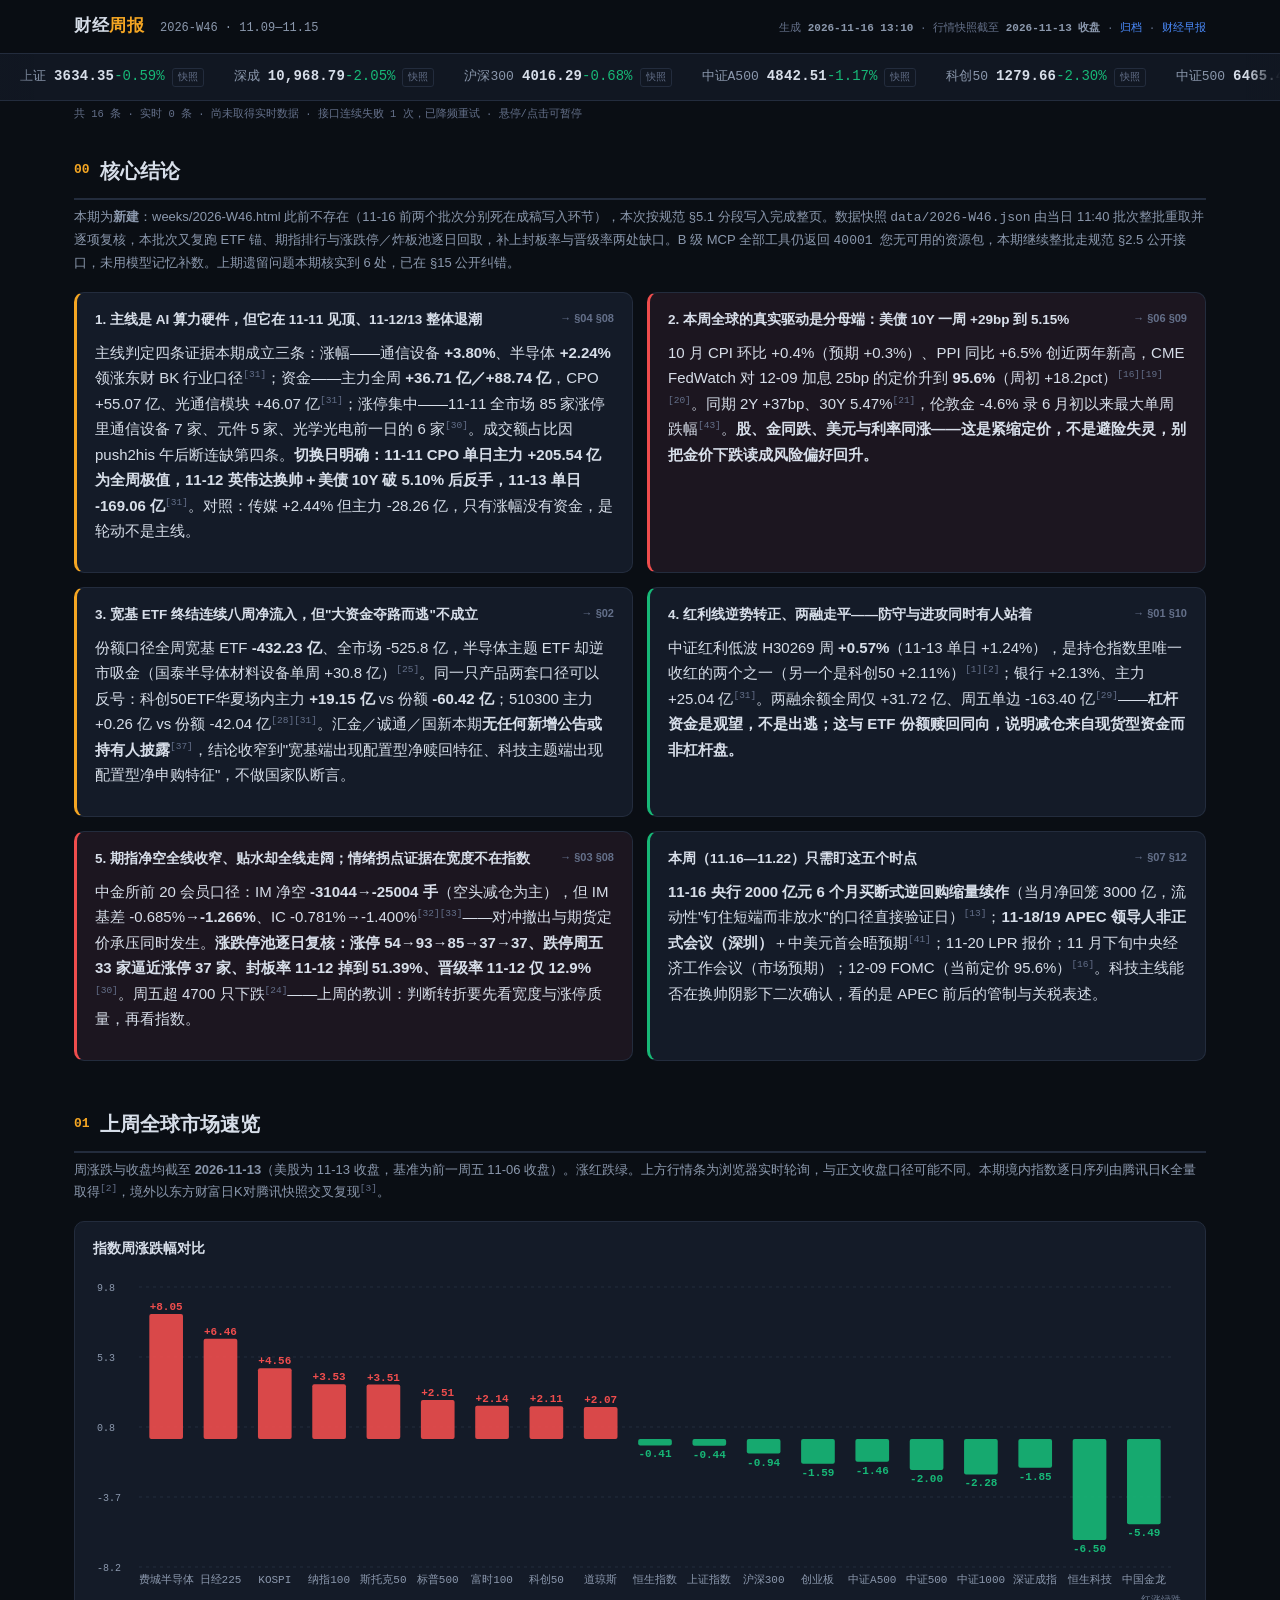
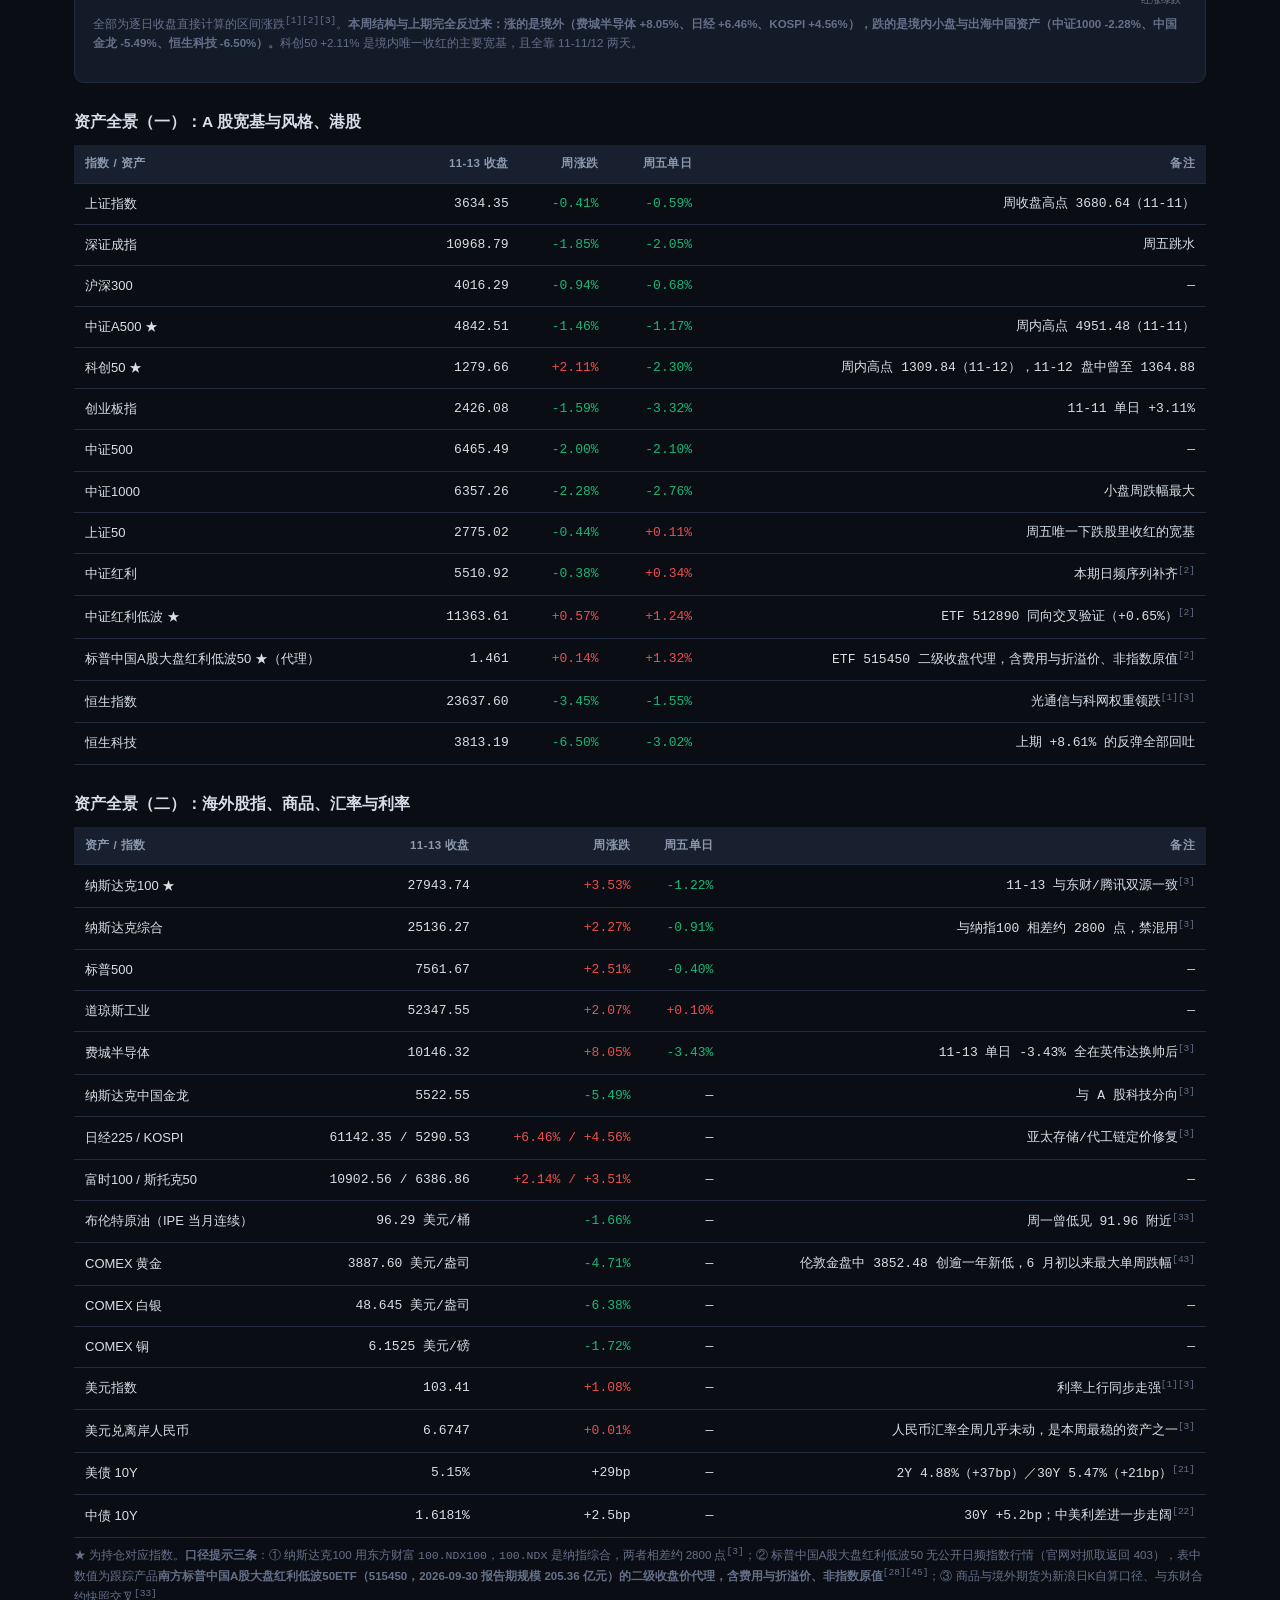
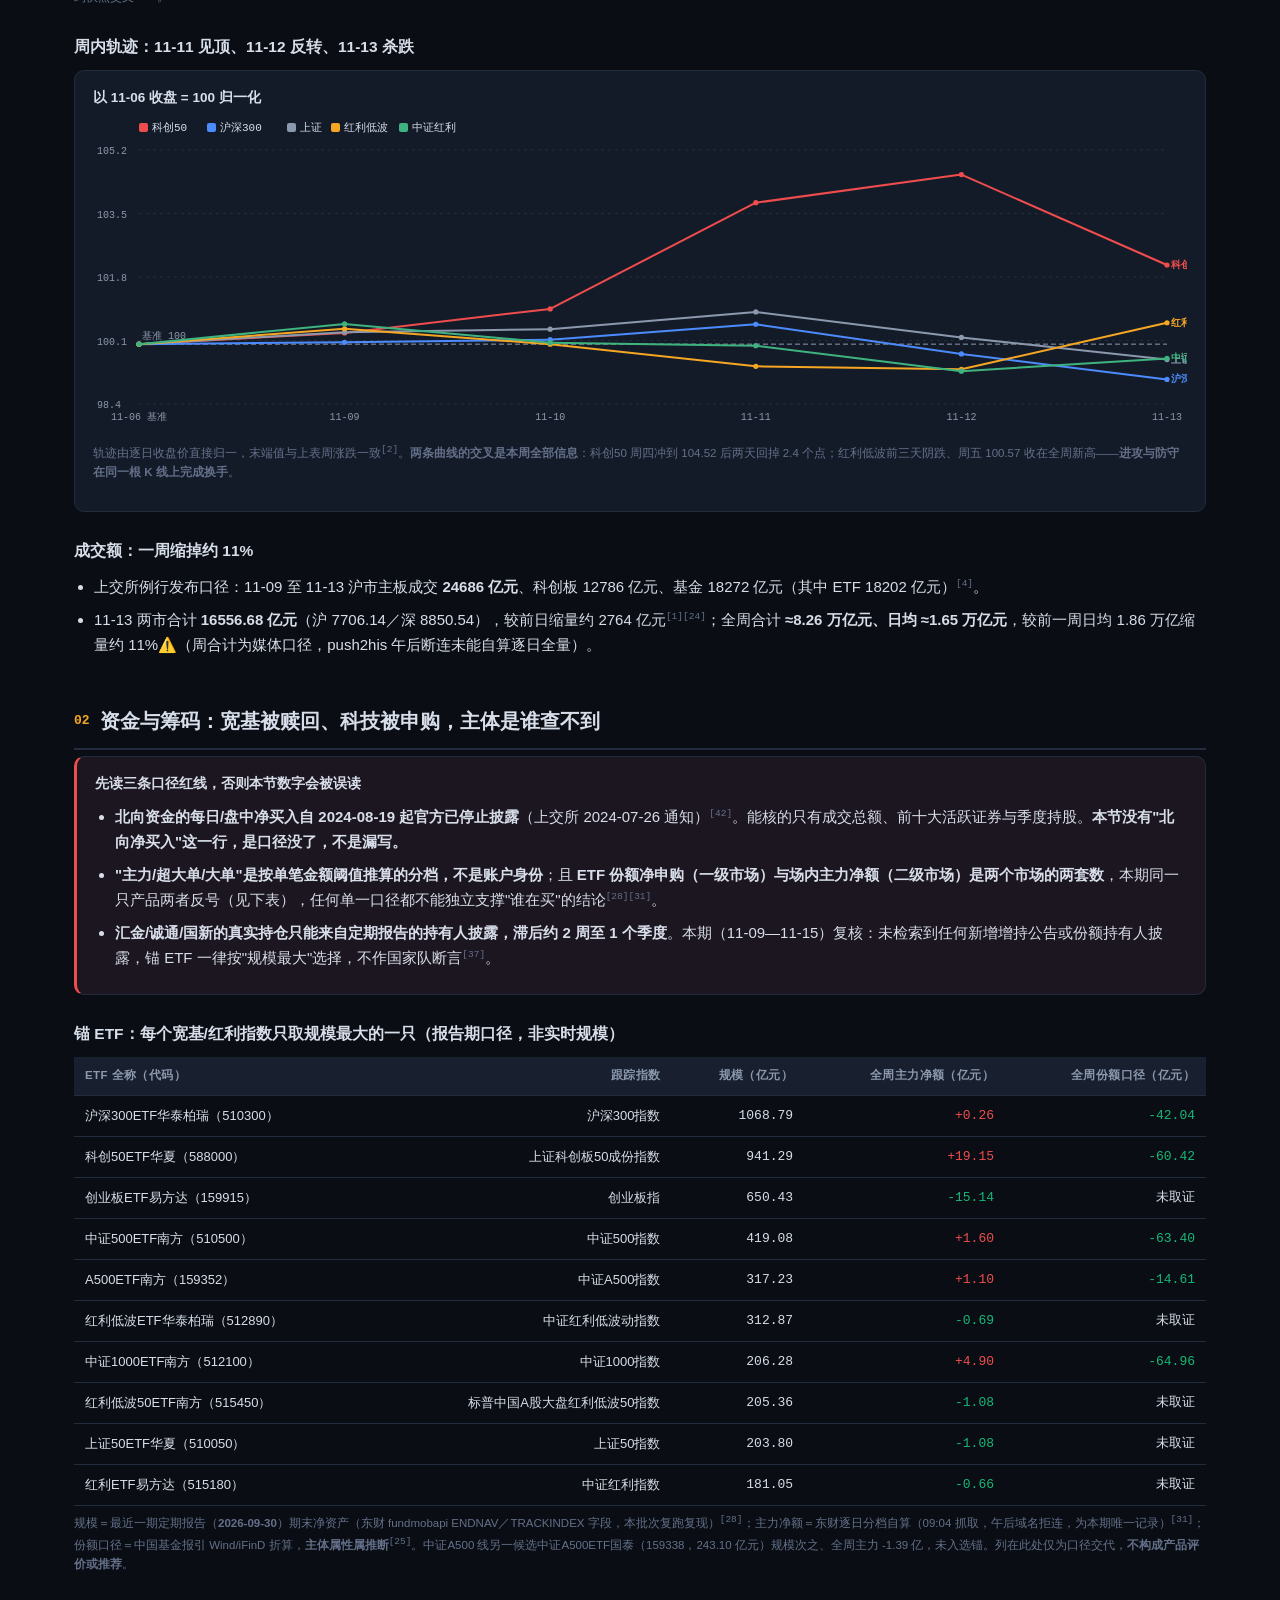
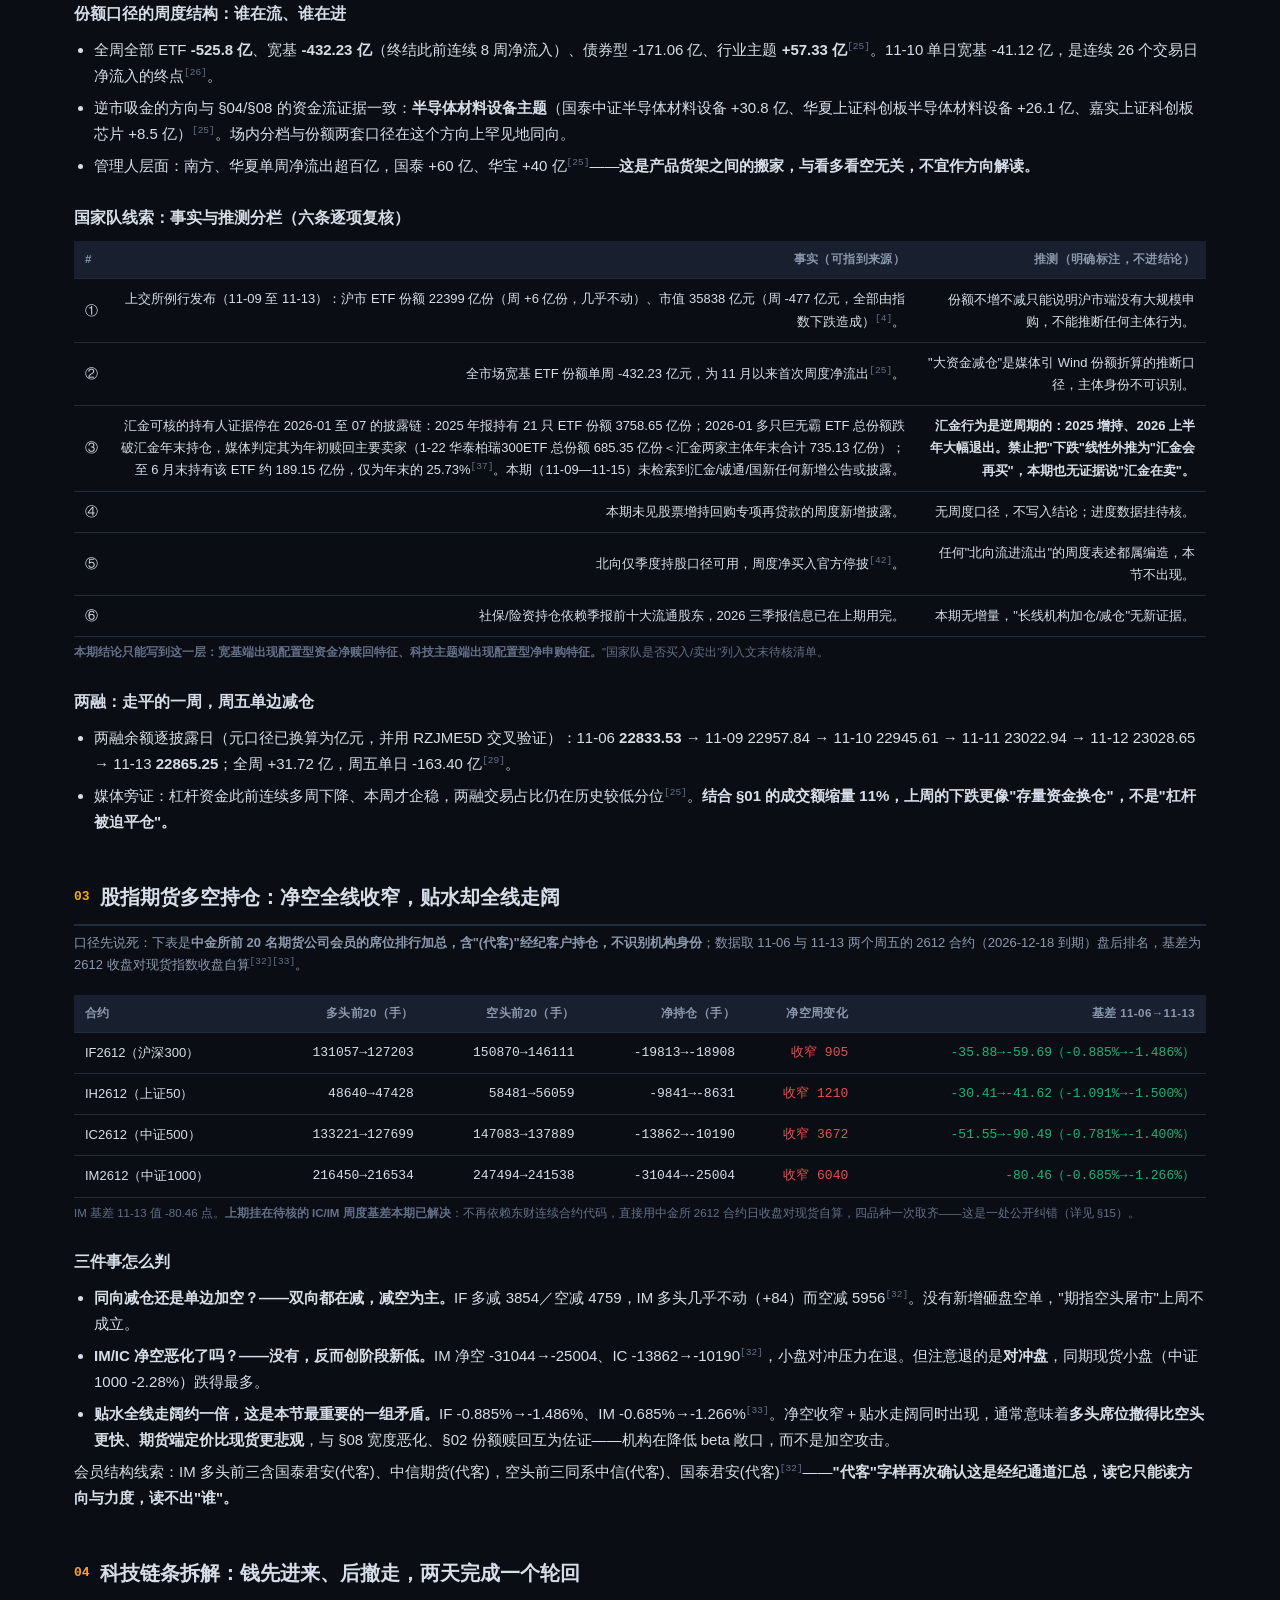
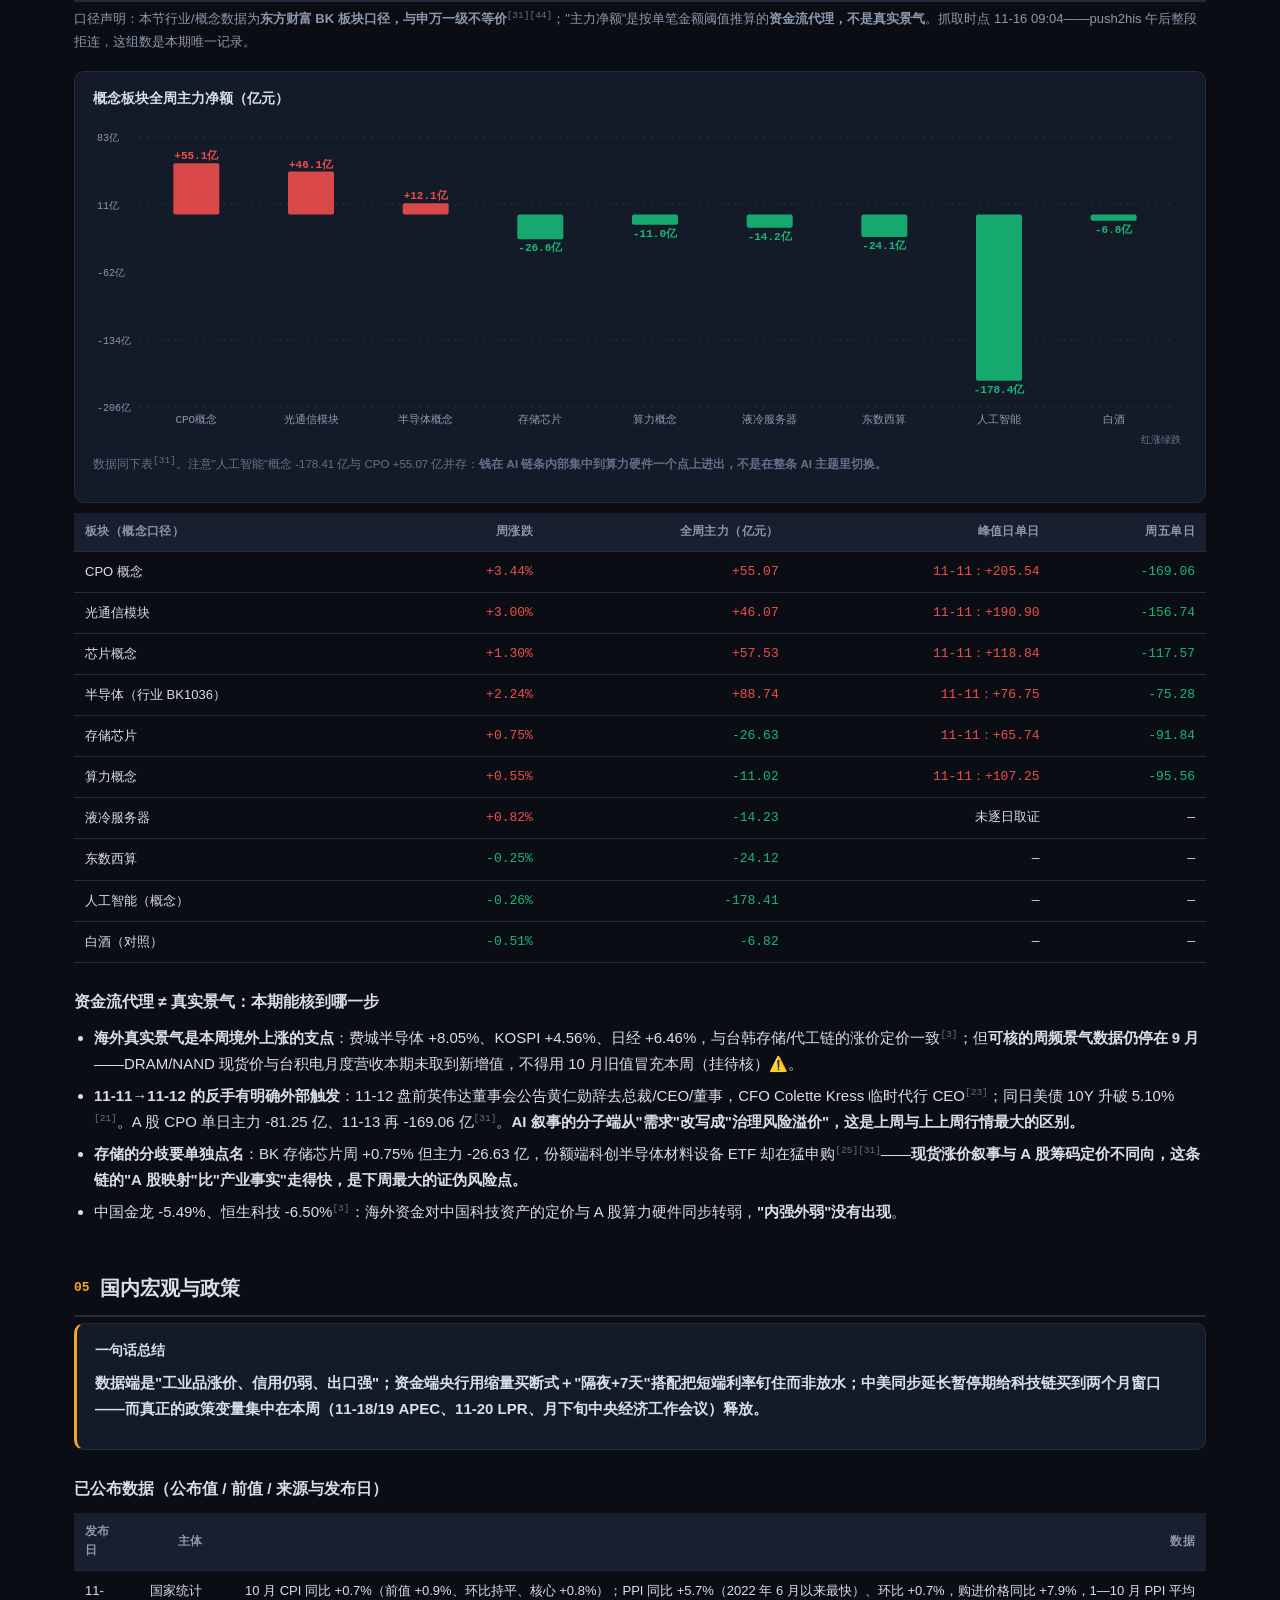
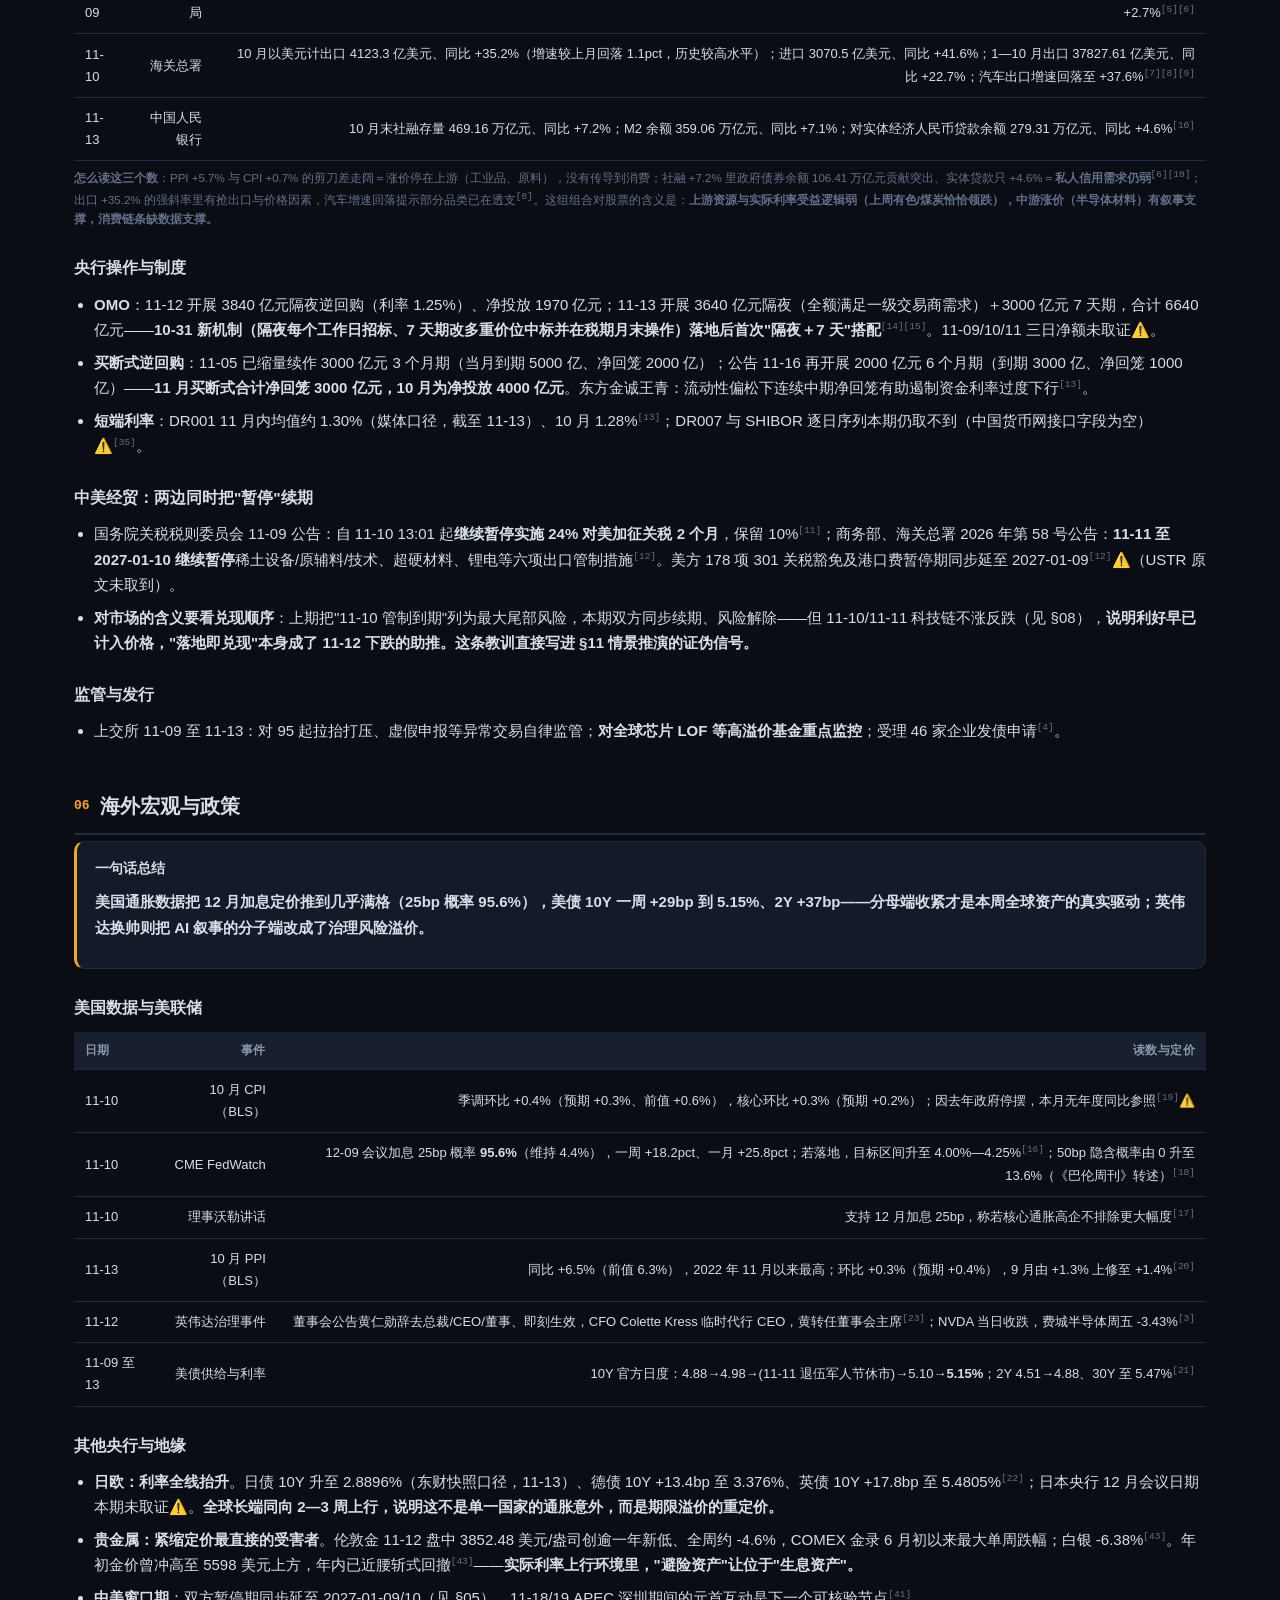
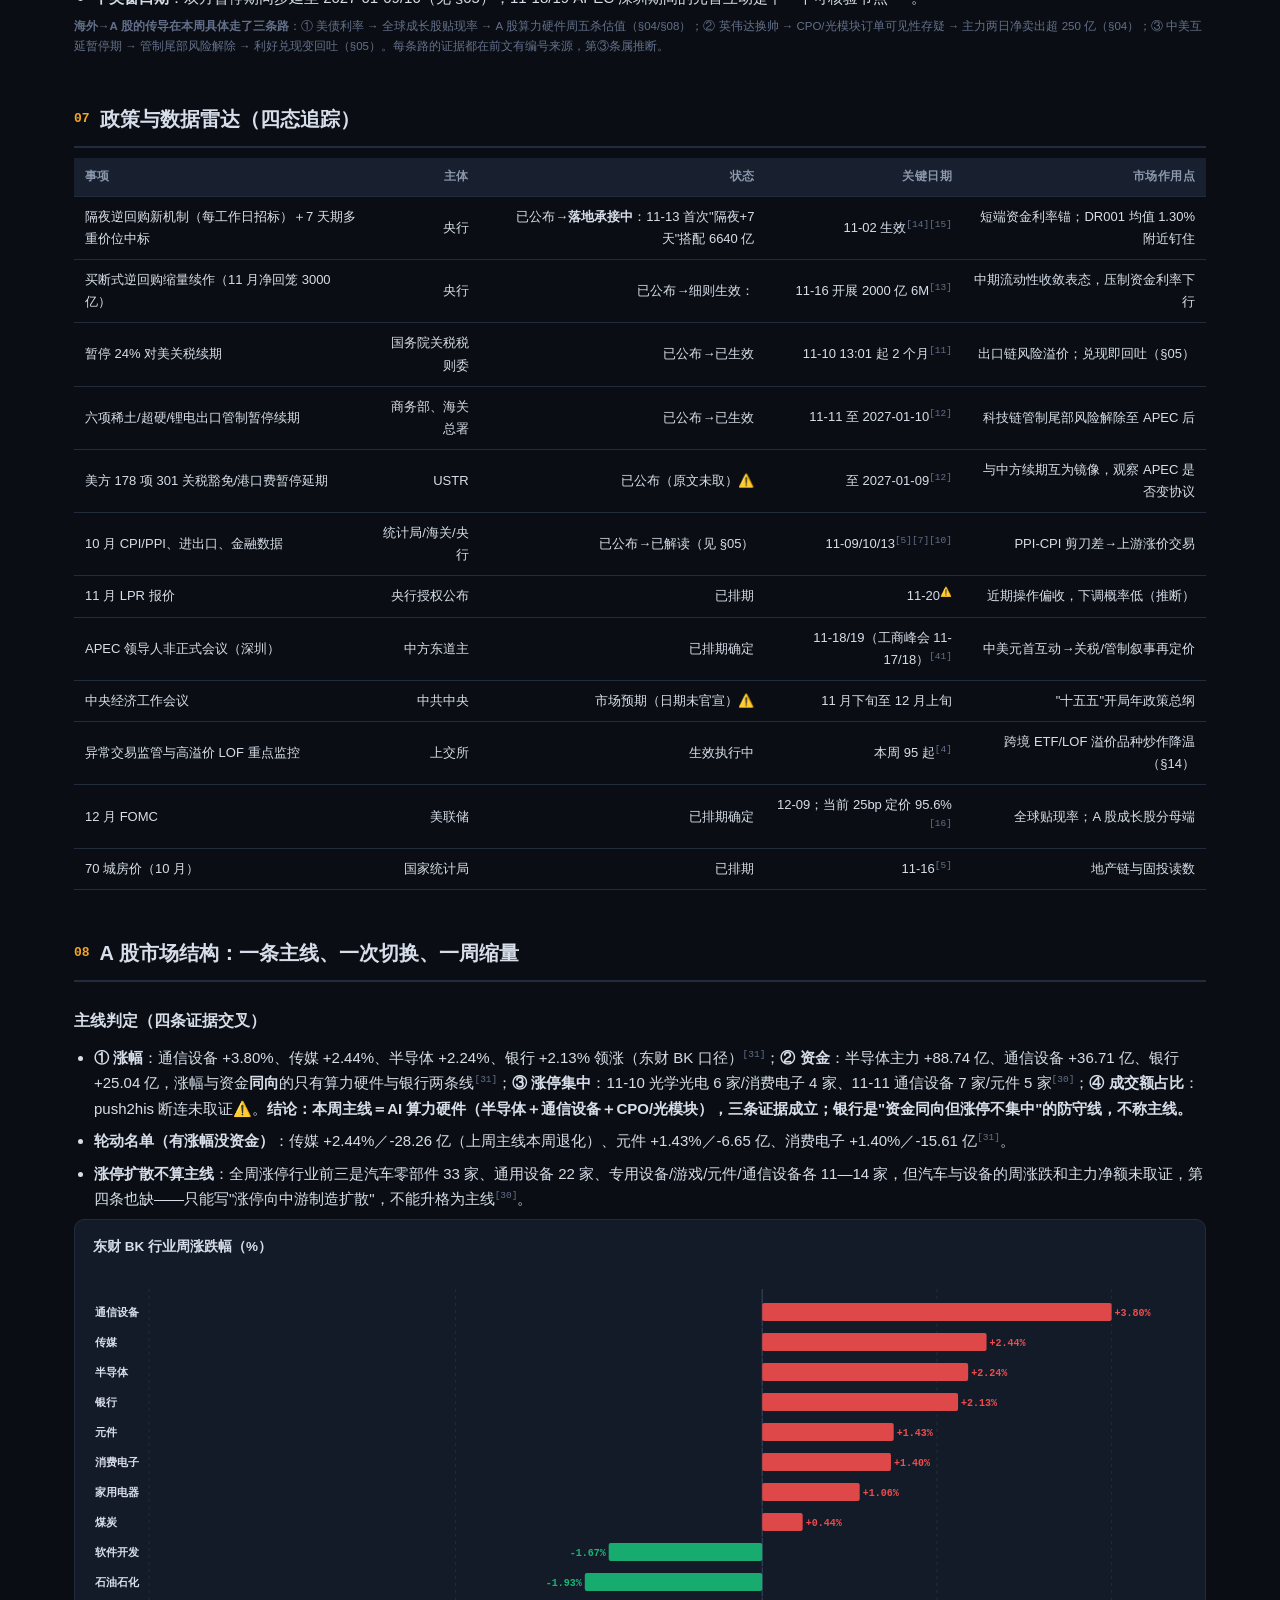
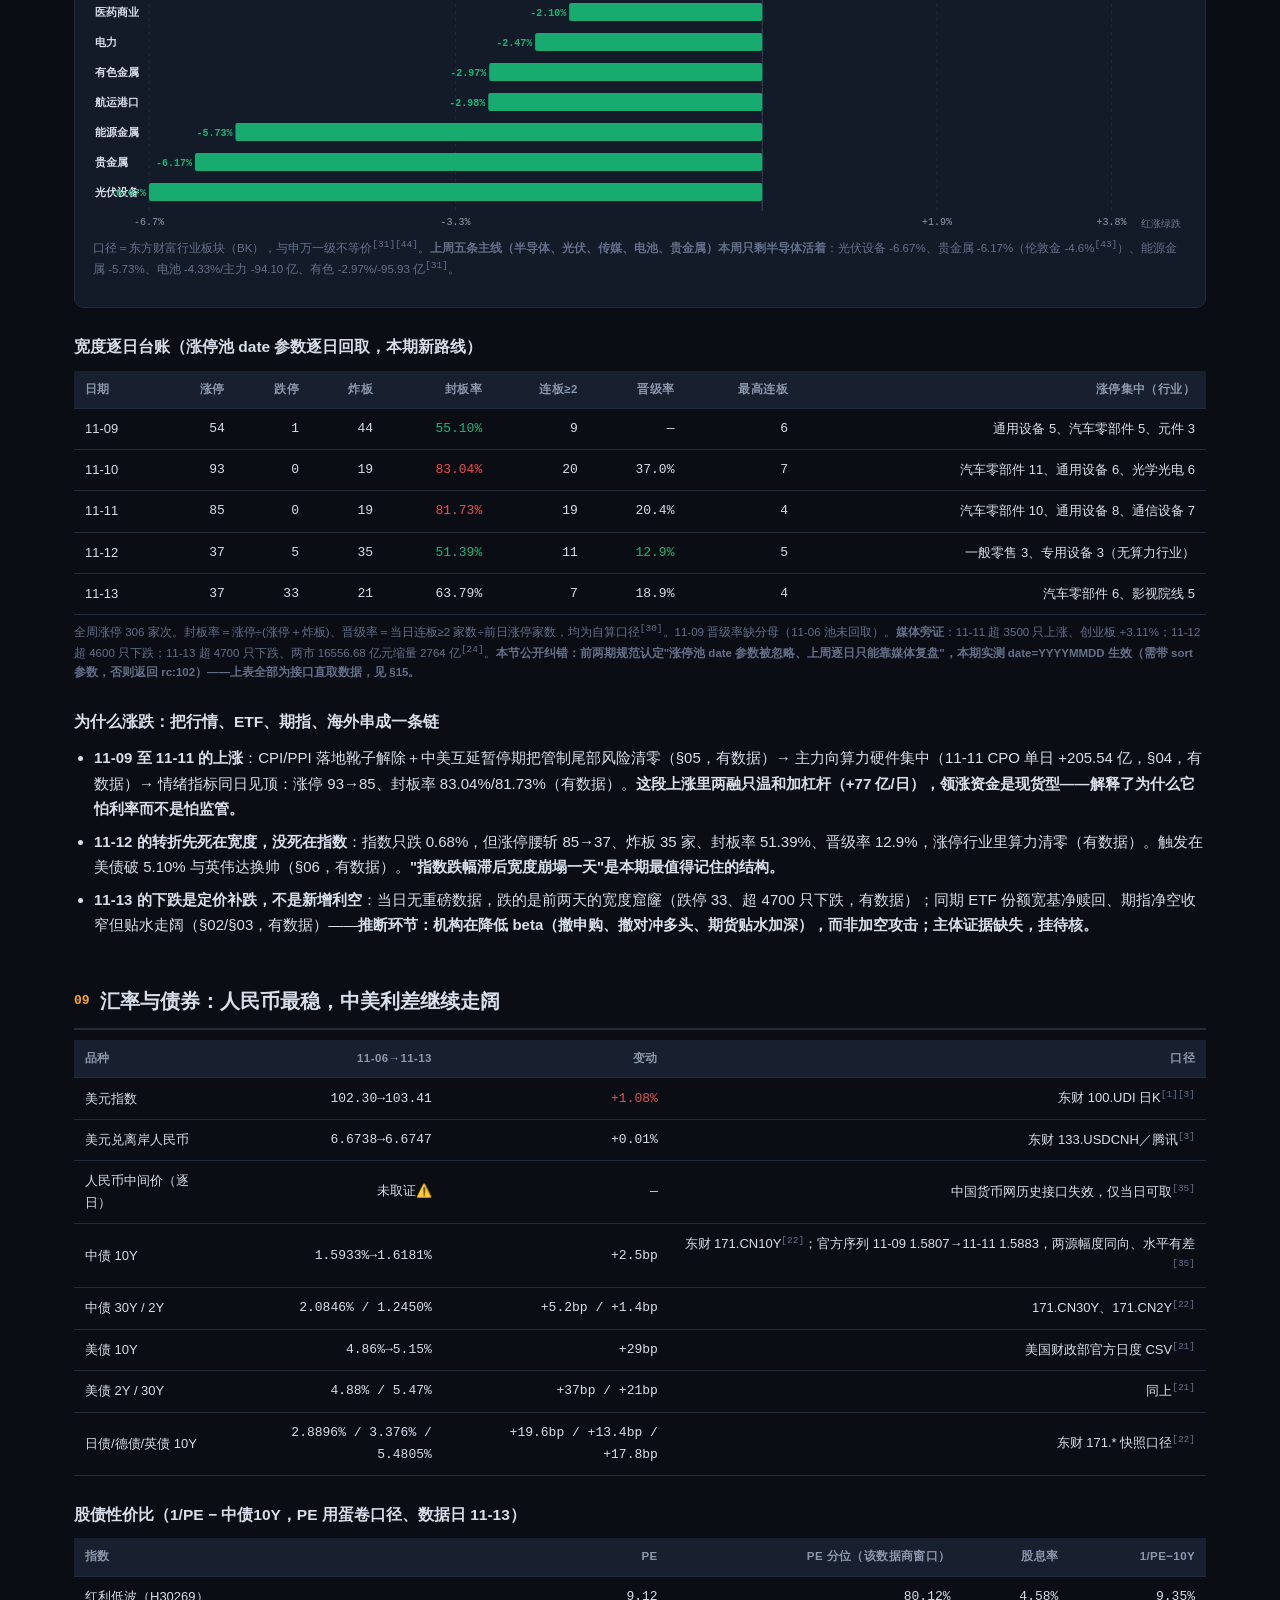
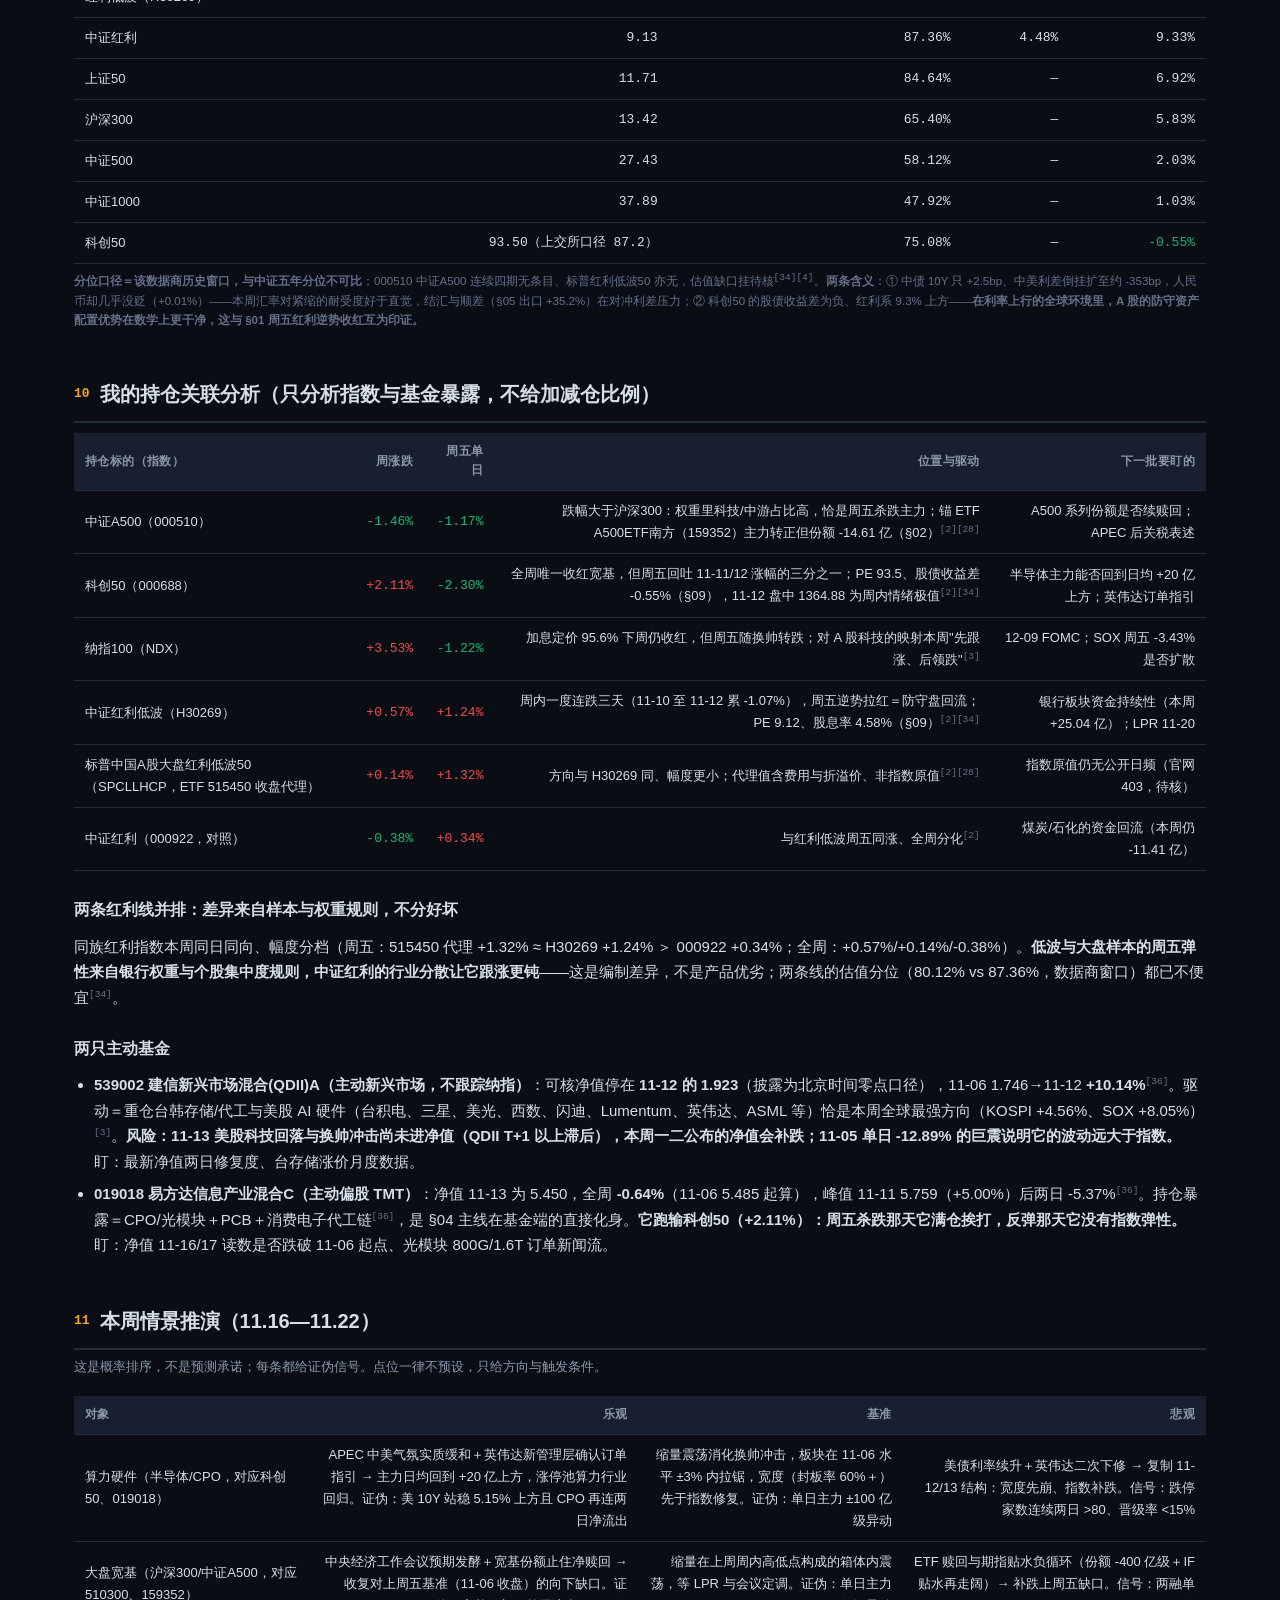
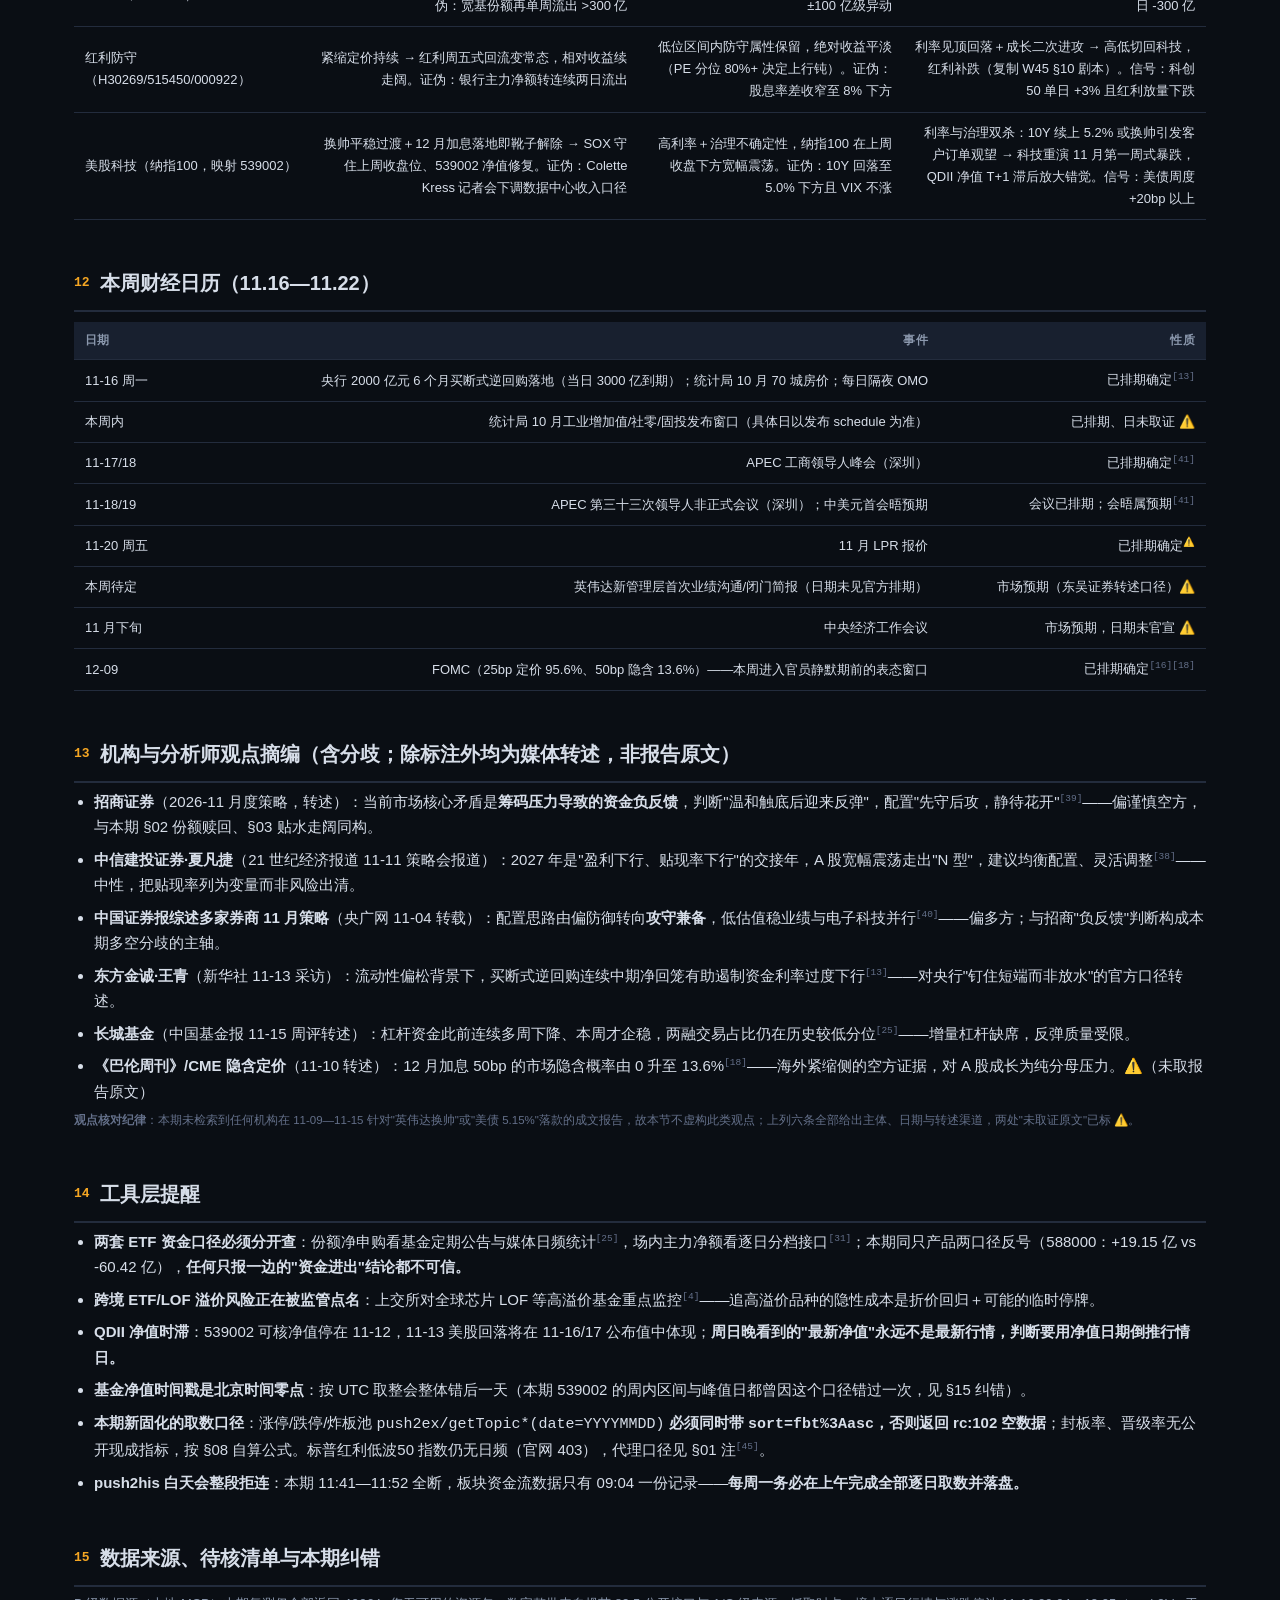
<file: weeks/2026-W46.html>
<!DOCTYPE html>
<html lang="zh-CN">
<head>
<meta charset="UTF-8">
<meta name="viewport" content="width=device-width, initial-scale=1">
<meta name="robots" content="noindex,nofollow">
<title>财经周报 2026-W46 · 科技周中见顶回落，红利逆势转正</title>
<link rel="stylesheet" href="../assets/css/theme.css?v=2026-11-25a">
</head>
<body>

<header class="masthead">
  <div class="inner">
    <div class="brand">财经<span>周报</span></div>
    <div class="issue">2026-W46 · 11.09—11.15</div>
    <div class="stamp">生成 <b>2026-11-16 13:10</b> · 行情快照截至 <b>2026-11-13 收盘</b> · <a href="../index.html">归档</a> · <a href="https://wmr-ram.github.io/financial-morning-post/">财经早报</a></div>
  </div>
</header>

<div class="ticker"><div class="track" id="ticker-strip"></div></div>
<div class="tickmeta"><span id="ticker-meta"></span></div>

<div class="wrap">

<nav class="toc">
  <a href="#s00">核心结论</a>
  <a href="#s01">市场速览</a>
  <a href="#s02">资金与筹码</a>
  <a href="#s03">期指多空</a>
  <a href="#s04">科技链条</a>
  <a href="#s05">国内政策</a>
  <a href="#s06">海外政策</a>
  <a href="#s07">政策雷达</a>
  <a href="#s08">A股结构</a>
  <a href="#s09">汇率与债</a>
  <a href="#s10">持仓关联</a>
  <a href="#s11">本周情景</a>
  <a href="#s12">财经日历</a>
  <a href="#s13">机构观点</a>
  <a href="#s14">工具层</a>
  <a href="#src">来源与待核</a>
</nav>
<!-- ============ 00 ============ -->
<section id="s00">
  <h2><span class="no">00</span>核心结论</h2>
  <p class="lead">本期为<b>新建</b>：weeks/2026-W46.html 此前不存在（11-16 前两个批次分别死在成稿写入环节），本次按规范 §5.1 分段写入完成整页。数据快照 <code>data/2026-W46.json</code> 由当日 11:40 批次整批重取并逐项复核，本批次又复跑 ETF 锚、期指排行与涨跌停／炸板池逐日回取，补上封板率与晋级率两处缺口。B 级 MCP 全部工具仍返回 <code>40001 您无可用的资源包</code>，本期继续整批走规范 §2.5 公开接口，未用模型记忆补数。上期遗留问题本期核实到 6 处，已在 §15 公开纠错。</p>
  <div class="grid g2">
    <div class="card accent"><h4>1. 主线是 AI 算力硬件，但它在 11-11 见顶、11-12/13 整体退潮<span style="float:right;font-size:11px;color:var(--txt-3)">→ §04 §08</span></h4>
      <p>主线判定四条证据本期成立三条：涨幅——通信设备 <b>+3.80%</b>、半导体 <b>+2.24%</b> 领涨东财 BK 行业口径<sup>[31]</sup>；资金——主力全周 <b>+36.71 亿／+88.74 亿</b>，CPO +55.07 亿、光通信模块 +46.07 亿<sup>[31]</sup>；涨停集中——11-11 全市场 85 家涨停里通信设备 7 家、元件 5 家、光学光电前一日的 6 家<sup>[30]</sup>。成交额占比因 push2his 午后断连缺第四条。<b>切换日明确：11-11 CPO 单日主力 +205.54 亿为全周极值，11-12 英伟达换帅＋美债 10Y 破 5.10% 后反手，11-13 单日 -169.06 亿</b><sup>[31]</sup>。对照：传媒 +2.44% 但主力 -28.26 亿，只有涨幅没有资金，是轮动不是主线。</p></div>
    <div class="card risk"><h4>2. 本周全球的真实驱动是分母端：美债 10Y 一周 +29bp 到 5.15%<span style="float:right;font-size:11px;color:var(--txt-3)">→ §06 §09</span></h4>
      <p>10 月 CPI 环比 +0.4%（预期 +0.3%）、PPI 同比 +6.5% 创近两年新高，CME FedWatch 对 12-09 加息 25bp 的定价升到 <b>95.6%</b>（周初 +18.2pct）<sup>[16]</sup><sup>[19]</sup><sup>[20]</sup>。同期 2Y +37bp、30Y 5.47%<sup>[21]</sup>，伦敦金 -4.6% 录 6 月初以来最大单周跌幅<sup>[43]</sup>。<b>股、金同跌、美元与利率同涨——这是紧缩定价，不是避险失灵，别把金价下跌读成风险偏好回升。</b></p></div>
    <div class="card accent"><h4>3. 宽基 ETF 终结连续八周净流入，但"大资金夺路而逃"不成立<span style="float:right;font-size:11px;color:var(--txt-3)">→ §02</span></h4>
      <p>份额口径全周宽基 ETF <b>-432.23 亿</b>、全市场 -525.8 亿，半导体主题 ETF 却逆市吸金（国泰半导体材料设备单周 +30.8 亿）<sup>[25]</sup>。同一只产品两套口径可以反号：科创50ETF华夏场内主力 <b>+19.15 亿</b> vs 份额 <b>-60.42 亿</b>；510300 主力 +0.26 亿 vs 份额 -42.04 亿<sup>[28]</sup><sup>[31]</sup>。汇金／诚通／国新本期<b>无任何新增公告或持有人披露</b><sup>[37]</sup>，结论收窄到"宽基端出现配置型净赎回特征、科技主题端出现配置型净申购特征"，不做国家队断言。</p></div>
    <div class="card base"><h4>4. 红利线逆势转正、两融走平——防守与进攻同时有人站着<span style="float:right;font-size:11px;color:var(--txt-3)">→ §01 §10</span></h4>
      <p>中证红利低波 H30269 周 <b>+0.57%</b>（11-13 单日 +1.24%），是持仓指数里唯一收红的两个之一（另一个是科创50 +2.11%）<sup>[1]</sup><sup>[2]</sup>；银行 +2.13%、主力 +25.04 亿<sup>[31]</sup>。两融余额全周仅 +31.72 亿、周五单边 -163.40 亿<sup>[29]</sup>——<b>杠杆资金是观望，不是出逃；这与 ETF 份额赎回同向，说明减仓来自现货型资金而非杠杆盘。</b></p></div>
    <div class="card risk"><h4>5. 期指净空全线收窄、贴水却全线走阔；情绪拐点证据在宽度不在指数<span style="float:right;font-size:11px;color:var(--txt-3)">→ §03 §08</span></h4>
      <p>中金所前 20 会员口径：IM 净空 <b>-31044→-25004 手</b>（空头减仓为主），但 IM 基差 -0.685%→<b>-1.266%</b>、IC -0.781%→-1.400%<sup>[32]</sup><sup>[33]</sup>——对冲撤出与期货定价承压同时发生。<b>涨跌停池逐日复核：涨停 54→93→85→37→37、跌停周五 33 家逼近涨停 37 家、封板率 11-12 掉到 51.39%、晋级率 11-12 仅 12.9%</b><sup>[30]</sup>。周五超 4700 只下跌<sup>[24]</sup>——上周的教训：判断转折要先看宽度与涨停质量，再看指数。</p></div>
    <div class="card base"><h4>本周（11.16—11.22）只需盯这五个时点<span style="float:right;font-size:11px;color:var(--txt-3)">→ §07 §12</span></h4>
      <p><b>11-16 央行 2000 亿元 6 个月买断式逆回购缩量续作</b>（当月净回笼 3000 亿，流动性"钉住短端而非放水"的口径直接验证日）<sup>[13]</sup>；<b>11-18/19 APEC 领导人非正式会议（深圳）</b>＋中美元首会晤预期<sup>[41]</sup>；11-20 LPR 报价；11 月下旬中央经济工作会议（市场预期）；12-09 FOMC（当前定价 95.6%）<sup>[16]</sup>。科技主线能否在换帅阴影下二次确认，看的是 APEC 前后的管制与关税表述。</p></div>
  </div>
</section>
<!-- ============ 01 ============ -->
<section id="s01">
  <h2><span class="no">01</span>上周全球市场速览</h2>
  <p class="lead">周涨跌与收盘均截至 <b>2026-11-13</b>（美股为 11-13 收盘，基准为前一周五 11-06 收盘）。涨红跌绿。上方行情条为浏览器实时轮询，与正文收盘口径可能不同。本期境内指数逐日序列由腾讯日K全量取得<sup>[2]</sup>，境外以东方财富日K对腾讯快照交叉复现<sup>[3]</sup>。</p>
  <div class="card"><h4>指数周涨跌幅对比</h4><div id="c-week" class="chart"></div>
    <p class="chart-note">全部为逐日收盘直接计算的区间涨跌<sup>[1]</sup><sup>[2]</sup><sup>[3]</sup>。<b>本周结构与上期完全反过来：涨的是境外（费城半导体 +8.05%、日经 +6.46%、KOSPI +4.56%），跌的是境内小盘与出海中国资产（中证1000 -2.28%、中国金龙 -5.49%、恒生科技 -6.50%）。</b>科创50 +2.11% 是境内唯一收红的主要宽基，且全靠 11-11/12 两天。</p></div>

  <h3>资产全景（一）：A 股宽基与风格、港股</h3>
  <table>
    <thead><tr><th>指数 / 资产</th><th>11-13 收盘</th><th>周涨跌</th><th>周五单日</th><th>备注</th></tr></thead>
    <tbody>
      <tr><td>上证指数</td><td class="num">3634.35</td><td class="num down">-0.41%</td><td class="num down">-0.59%</td><td class="num">周收盘高点 3680.64（11-11）</td></tr>
      <tr><td>深证成指</td><td class="num">10968.79</td><td class="num down">-1.85%</td><td class="num down">-2.05%</td><td class="num">周五跳水</td></tr>
      <tr><td>沪深300</td><td class="num">4016.29</td><td class="num down">-0.94%</td><td class="num down">-0.68%</td><td class="num">—</td></tr>
      <tr><td>中证A500 ★</td><td class="num">4842.51</td><td class="num down">-1.46%</td><td class="num down">-1.17%</td><td class="num">周内高点 4951.48（11-11）</td></tr>
      <tr><td>科创50 ★</td><td class="num">1279.66</td><td class="num up">+2.11%</td><td class="num down">-2.30%</td><td class="num">周内高点 1309.84（11-12），11-12 盘中曾至 1364.88</td></tr>
      <tr><td>创业板指</td><td class="num">2426.08</td><td class="num down">-1.59%</td><td class="num down">-3.32%</td><td class="num">11-11 单日 +3.11%</td></tr>
      <tr><td>中证500</td><td class="num">6465.49</td><td class="num down">-2.00%</td><td class="num down">-2.10%</td><td class="num">—</td></tr>
      <tr><td>中证1000</td><td class="num">6357.26</td><td class="num down">-2.28%</td><td class="num down">-2.76%</td><td class="num">小盘周跌幅最大</td></tr>
      <tr><td>上证50</td><td class="num">2775.02</td><td class="num down">-0.44%</td><td class="num up">+0.11%</td><td class="num">周五唯一下跌股里收红的宽基</td></tr>
      <tr><td>中证红利</td><td class="num">5510.92</td><td class="num down">-0.38%</td><td class="num up">+0.34%</td><td class="num">本期日频序列补齐<sup>[2]</sup></td></tr>
      <tr><td>中证红利低波 ★</td><td class="num">11363.61</td><td class="num up">+0.57%</td><td class="num up">+1.24%</td><td class="num">ETF 512890 同向交叉验证（+0.65%）<sup>[2]</sup></td></tr>
      <tr><td>标普中国A股大盘红利低波50 ★（代理）</td><td class="num">1.461</td><td class="num up">+0.14%</td><td class="num up">+1.32%</td><td class="num">ETF 515450 二级收盘代理，含费用与折溢价、非指数原值<sup>[2]</sup></td></tr>
      <tr><td>恒生指数</td><td class="num">23637.60</td><td class="num down">-3.45%</td><td class="num down">-1.55%</td><td class="num">光通信与科网权重领跌<sup>[1]</sup><sup>[3]</sup></td></tr>
      <tr><td>恒生科技</td><td class="num">3813.19</td><td class="num down">-6.50%</td><td class="num down">-3.02%</td><td class="num">上期 +8.61% 的反弹全部回吐</td></tr>
    </tbody>
  </table>

  <h3>资产全景（二）：海外股指、商品、汇率与利率</h3>
  <table>
    <thead><tr><th>资产 / 指数</th><th>11-13 收盘</th><th>周涨跌</th><th>周五单日</th><th>备注</th></tr></thead>
    <tbody>
      <tr><td>纳斯达克100 ★</td><td class="num">27943.74</td><td class="num up">+3.53%</td><td class="num down">-1.22%</td><td class="num">11-13 与东财/腾讯双源一致<sup>[3]</sup></td></tr>
      <tr><td>纳斯达克综合</td><td class="num">25136.27</td><td class="num up">+2.27%</td><td class="num down">-0.91%</td><td class="num">与纳指100 相差约 2800 点，禁混用<sup>[3]</sup></td></tr>
      <tr><td>标普500</td><td class="num">7561.67</td><td class="num up">+2.51%</td><td class="num down">-0.40%</td><td class="num">—</td></tr>
      <tr><td>道琼斯工业</td><td class="num">52347.55</td><td class="num up">+2.07%</td><td class="num up">+0.10%</td><td class="num">—</td></tr>
      <tr><td>费城半导体</td><td class="num">10146.32</td><td class="num up">+8.05%</td><td class="num down">-3.43%</td><td class="num">11-13 单日 -3.43% 全在英伟达换帅后<sup>[3]</sup></td></tr>
      <tr><td>纳斯达克中国金龙</td><td class="num">5522.55</td><td class="num down">-5.49%</td><td class="num">—</td><td class="num">与 A 股科技分向<sup>[3]</sup></td></tr>
      <tr><td>日经225 / KOSPI</td><td class="num">61142.35 / 5290.53</td><td class="num up">+6.46% / +4.56%</td><td class="num">—</td><td class="num">亚太存储/代工链定价修复<sup>[3]</sup></td></tr>
      <tr><td>富时100 / 斯托克50</td><td class="num">10902.56 / 6386.86</td><td class="num up">+2.14% / +3.51%</td><td class="num">—</td><td class="num">—</td></tr>
      <tr><td>布伦特原油（IPE 当月连续）</td><td class="num">96.29 美元/桶</td><td class="num down">-1.66%</td><td class="num">—</td><td class="num">周一曾低见 91.96 附近<sup>[33]</sup></td></tr>
      <tr><td>COMEX 黄金</td><td class="num">3887.60 美元/盎司</td><td class="num down">-4.71%</td><td class="num">—</td><td class="num">伦敦金盘中 3852.48 创逾一年新低，6 月初以来最大单周跌幅<sup>[43]</sup></td></tr>
      <tr><td>COMEX 白银</td><td class="num">48.645 美元/盎司</td><td class="num down">-6.38%</td><td class="num">—</td><td class="num">—</td></tr>
      <tr><td>COMEX 铜</td><td class="num">6.1525 美元/磅</td><td class="num down">-1.72%</td><td class="num">—</td><td class="num">—</td></tr>
      <tr><td>美元指数</td><td class="num">103.41</td><td class="num up">+1.08%</td><td class="num">—</td><td class="num">利率上行同步走强<sup>[1]</sup><sup>[3]</sup></td></tr>
      <tr><td>美元兑离岸人民币</td><td class="num">6.6747</td><td class="num up">+0.01%</td><td class="num">—</td><td class="num">人民币汇率全周几乎未动，是本周最稳的资产之一<sup>[3]</sup></td></tr>
      <tr><td>美债 10Y</td><td class="num">5.15%</td><td class="num">+29bp</td><td class="num">—</td><td class="num">2Y 4.88%（+37bp）／30Y 5.47%（+21bp）<sup>[21]</sup></td></tr>
      <tr><td>中债 10Y</td><td class="num">1.6181%</td><td class="num">+2.5bp</td><td class="num">—</td><td class="num">30Y +5.2bp；中美利差进一步走阔<sup>[22]</sup></td></tr>
    </tbody>
  </table>
  <p class="chart-note">★ 为持仓对应指数。<b>口径提示三条</b>：① 纳斯达克100 用东方财富 <code>100.NDX100</code>，<code>100.NDX</code> 是纳指综合，两者相差约 2800 点<sup>[3]</sup>；② 标普中国A股大盘红利低波50 无公开日频指数行情（官网对抓取返回 403），表中数值为跟踪产品<b>南方标普中国A股大盘红利低波50ETF（515450，2026-09-30 报告期规模 205.36 亿元）的二级收盘价代理，含费用与折溢价、非指数原值</b><sup>[28]</sup><sup>[45]</sup>；③ 商品与境外期货为新浪日K自算口径、与东财合约快照交叉<sup>[33]</sup>。</p>

  <h3>周内轨迹：11-11 见顶、11-12 反转、11-13 杀跌</h3>
  <div class="card"><h4>以 11-06 收盘 = 100 归一化</h4><div id="c-path" class="chart"></div>
    <p class="chart-note">轨迹由逐日收盘价直接归一，末端值与上表周涨跌一致<sup>[2]</sup>。<b>两条曲线的交叉是本周全部信息</b>：科创50 周四冲到 104.52 后两天回掉 2.4 个点；红利低波前三天阴跌、周五 100.57 收在全周新高——<b>进攻与防守在同一根 K 线上完成换手</b>。</p></div>

  <h3>成交额：一周缩掉约 11%</h3>
  <ul class="tight">
    <li>上交所例行发布口径：11-09 至 11-13 沪市主板成交 <b>24686 亿元</b>、科创板 12786 亿元、基金 18272 亿元（其中 ETF 18202 亿元）<sup>[4]</sup>。</li>
    <li>11-13 两市合计 <b>16556.68 亿元</b>（沪 7706.14／深 8850.54），较前日缩量约 2764 亿元<sup>[1]</sup><sup>[24]</sup>；全周合计 <b>≈8.26 万亿元、日均 ≈1.65 万亿元</b>，较前一周日均 1.86 万亿缩量约 11%<span class="tag-verify">⚠️</span>（周合计为媒体口径，push2his 午后断连未能自算逐日全量）。</li>
  </ul>
</section>
<!-- ============ 02 资金与筹码 ============ -->
<section id="s02">
  <h2><span class="no">02</span>资金与筹码：宽基被赎回、科技被申购，主体是谁查不到</h2>

  <div class="card risk"><h4>先读三条口径红线，否则本节数字会被误读</h4>
    <ul class="tight">
      <li><b>北向资金的每日/盘中净买入自 2024-08-19 起官方已停止披露</b>（上交所 2024-07-26 通知）<sup>[42]</sup>。能核的只有成交总额、前十大活跃证券与季度持股。<b>本节没有"北向净买入"这一行，是口径没了，不是漏写。</b></li>
      <li><b>"主力/超大单/大单"是按单笔金额阈值推算的分档，不是账户身份</b>；且 <b>ETF 份额净申购（一级市场）与场内主力净额（二级市场）是两个市场的两套数</b>，本期同一只产品两者反号（见下表），任何单一口径都不能独立支撑"谁在买"的结论<sup>[28]</sup><sup>[31]</sup>。</li>
      <li><b>汇金/诚通/国新的真实持仓只能来自定期报告的持有人披露，滞后约 2 周至 1 个季度</b>。本期（11-09—11-15）复核：未检索到任何新增增持公告或份额持有人披露，锚 ETF 一律按"规模最大"选择，不作国家队断言<sup>[37]</sup>。</li>
    </ul>
  </div>

  <h3>锚 ETF：每个宽基/红利指数只取规模最大的一只（报告期口径，非实时规模）</h3>
  <table>
    <thead><tr><th>ETF 全称（代码）</th><th>跟踪指数</th><th>规模（亿元）</th><th>全周主力净额（亿元）</th><th>全周份额口径（亿元）</th></tr></thead>
    <tbody>
      <tr><td>沪深300ETF华泰柏瑞（510300）</td><td>沪深300指数</td><td class="num">1068.79</td><td class="num up">+0.26</td><td class="num down">-42.04</td></tr>
      <tr><td>科创50ETF华夏（588000）</td><td>上证科创板50成份指数</td><td class="num">941.29</td><td class="num up">+19.15</td><td class="num down">-60.42</td></tr>
      <tr><td>创业板ETF易方达（159915）</td><td>创业板指</td><td class="num">650.43</td><td class="num down">-15.14</td><td class="num">未取证</td></tr>
      <tr><td>中证500ETF南方（510500）</td><td>中证500指数</td><td class="num">419.08</td><td class="num up">+1.60</td><td class="num down">-63.40</td></tr>
      <tr><td>A500ETF南方（159352）</td><td>中证A500指数</td><td class="num">317.23</td><td class="num up">+1.10</td><td class="num down">-14.61</td></tr>
      <tr><td>红利低波ETF华泰柏瑞（512890）</td><td>中证红利低波动指数</td><td class="num">312.87</td><td class="num down">-0.69</td><td class="num">未取证</td></tr>
      <tr><td>中证1000ETF南方（512100）</td><td>中证1000指数</td><td class="num">206.28</td><td class="num up">+4.90</td><td class="num down">-64.96</td></tr>
      <tr><td>红利低波50ETF南方（515450）</td><td>标普中国A股大盘红利低波50指数</td><td class="num">205.36</td><td class="num down">-1.08</td><td class="num">未取证</td></tr>
      <tr><td>上证50ETF华夏（510050）</td><td>上证50指数</td><td class="num">203.80</td><td class="num down">-1.08</td><td class="num">未取证</td></tr>
      <tr><td>红利ETF易方达（515180）</td><td>中证红利指数</td><td class="num">181.05</td><td class="num down">-0.66</td><td class="num">未取证</td></tr>
    </tbody>
  </table>
  <p class="chart-note">规模＝最近一期定期报告（<b>2026-09-30</b>）期末净资产（东财 fundmobapi ENDNAV／TRACKINDEX 字段，本批次复跑复现）<sup>[28]</sup>；主力净额＝东财逐日分档自算（09:04 抓取，午后域名拒连，为本期唯一记录）<sup>[31]</sup>；份额口径＝中国基金报引 Wind/iFinD 折算，<b>主体属性属推断</b><sup>[25]</sup>。中证A500 线另一候选中证A500ETF国泰（159338，243.10 亿元）规模次之、全周主力 -1.39 亿，未入选锚。列在此处仅为口径交代，<b>不构成产品评价或推荐</b>。</p>
  <h3>份额口径的周度结构：谁在流、谁在进</h3>
  <ul class="tight">
    <li>全周全部 ETF <b>-525.8 亿</b>、宽基 <b>-432.23 亿</b>（终结此前连续 8 周净流入）、债券型 -171.06 亿、行业主题 <b>+57.33 亿</b><sup>[25]</sup>。11-10 单日宽基 -41.12 亿，是连续 26 个交易日净流入的终点<sup>[26]</sup>。</li>
    <li>逆市吸金的方向与 §04/§08 的资金流证据一致：<b>半导体材料设备主题</b>（国泰中证半导体材料设备 +30.8 亿、华夏上证科创板半导体材料设备 +26.1 亿、嘉实上证科创板芯片 +8.5 亿）<sup>[25]</sup>。场内分档与份额两套口径在这个方向上罕见地同向。</li>
    <li>管理人层面：南方、华夏单周净流出超百亿，国泰 +60 亿、华宝 +40 亿<sup>[25]</sup>——<b>这是产品货架之间的搬家，与看多看空无关，不宜作方向解读。</b></li>
  </ul>

  <h3>国家队线索：事实与推测分栏（六条逐项复核）</h3>
  <table>
    <thead><tr><th>#</th><th>事实（可指到来源）</th><th>推测（明确标注，不进结论）</th></tr></thead>
    <tbody>
      <tr><td>①</td><td>上交所例行发布（11-09 至 11-13）：沪市 ETF 份额 22399 亿份（周 +6 亿份，几乎不动）、市值 35838 亿元（周 -477 亿元，全部由指数下跌造成）<sup>[4]</sup>。</td><td>份额不增不减只能说明沪市端没有大规模申购，不能推断任何主体行为。</td></tr>
      <tr><td>②</td><td>全市场宽基 ETF 份额单周 -432.23 亿元，为 11 月以来首次周度净流出<sup>[25]</sup>。</td><td>"大资金减仓"是媒体引 Wind 份额折算的推断口径，主体身份不可识别。</td></tr>
      <tr><td>③</td><td>汇金可核的持有人证据停在 2026-01 至 07 的披露链：2025 年报持有 21 只 ETF 份额 3758.65 亿份；2026-01 多只巨无霸 ETF 总份额跌破汇金年末持仓，媒体判定其为年初赎回主要卖家（1-22 华泰柏瑞300ETF 总份额 685.35 亿份＜汇金两家主体年末合计 735.13 亿份）；至 6 月末持有该 ETF 约 189.15 亿份，仅为年末的 25.73%<sup>[37]</sup>。本期（11-09—11-15）未检索到汇金/诚通/国新任何新增公告或披露。</td><td><b>汇金行为是逆周期的：2025 增持、2026 上半年大幅退出。禁止把"下跌"线性外推为"汇金会再买"，本期也无证据说"汇金在卖"。</b></td></tr>
      <tr><td>④</td><td>本期未见股票增持回购专项再贷款的周度新增披露。</td><td>无周度口径，不写入结论；进度数据挂待核。</td></tr>
      <tr><td>⑤</td><td>北向仅季度持股口径可用，周度净买入官方停披<sup>[42]</sup>。</td><td>任何"北向流进流出"的周度表述都属编造，本节不出现。</td></tr>
      <tr><td>⑥</td><td>社保/险资持仓依赖季报前十大流通股东，2026 三季报信息已在上期用完。</td><td>本期无增量，"长线机构加仓/减仓"无新证据。</td></tr>
    </tbody>
  </table>
  <p class="chart-note"><b>本期结论只能写到这一层：宽基端出现配置型资金净赎回特征、科技主题端出现配置型净申购特征。</b>"国家队是否买入/卖出"列入文末待核清单。</p>

  <h3>两融：走平的一周，周五单边减仓</h3>
  <ul class="tight">
    <li>两融余额逐披露日（元口径已换算为亿元，并用 RZJME5D 交叉验证）：11-06 <b>22833.53</b> → 11-09 22957.84 → 11-10 22945.61 → 11-11 23022.94 → 11-12 23028.65 → 11-13 <b>22865.25</b>；全周 +31.72 亿，周五单日 -163.40 亿<sup>[29]</sup>。</li>
    <li>媒体旁证：杠杆资金此前连续多周下降、本周才企稳，两融交易占比仍在历史较低分位<sup>[25]</sup>。<b>结合 §01 的成交额缩量 11%，上周的下跌更像"存量资金换仓"，不是"杠杆被迫平仓"。</b></li>
  </ul>
</section>
<!-- ============ 03 期指多空 ============ -->
<section id="s03">
  <h2><span class="no">03</span>股指期货多空持仓：净空全线收窄，贴水却全线走阔</h2>
  <p class="lead">口径先说死：下表是<b>中金所前 20 名期货公司会员的席位排行加总，含"(代客)"经纪客户持仓，不识别机构身份</b>；数据取 11-06 与 11-13 两个周五的 2612 合约（2026-12-18 到期）盘后排名，基差为 2612 收盘对现货指数收盘自算<sup>[32]</sup><sup>[33]</sup>。</p>
  <table>
    <thead><tr><th>合约</th><th>多头前20（手）</th><th>空头前20（手）</th><th>净持仓（手）</th><th>净空周变化</th><th>基差 11-06→11-13</th></tr></thead>
    <tbody>
      <tr><td>IF2612（沪深300）</td><td class="num">131057→127203</td><td class="num">150870→146111</td><td class="num">-19813→-18908</td><td class="num up">收窄 905</td><td class="num down">-35.88→-59.69（-0.885%→-1.486%）</td></tr>
      <tr><td>IH2612（上证50）</td><td class="num">48640→47428</td><td class="num">58481→56059</td><td class="num">-9841→-8631</td><td class="num up">收窄 1210</td><td class="num down">-30.41→-41.62（-1.091%→-1.500%）</td></tr>
      <tr><td>IC2612（中证500）</td><td class="num">133221→127699</td><td class="num">147083→137889</td><td class="num">-13862→-10190</td><td class="num up">收窄 3672</td><td class="num down">-51.55→-90.49（-0.781%→-1.400%）</td></tr>
      <tr><td>IM2612（中证1000）</td><td class="num">216450→216534</td><td class="num">247494→241538</td><td class="num">-31044→-25004</td><td class="num up">收窄 6040</td><td class="num down">-80.46（-0.685%→-1.266%）</td></tr>
    </tbody>
  </table>
  <p class="chart-note">IM 基差 11-13 值 -80.46 点。<b>上期挂在待核的 IC/IM 周度基差本期已解决</b>：不再依赖东财连续合约代码，直接用中金所 2612 合约日收盘对现货自算，四品种一次取齐——这是一处公开纠错（详见 §15）。</p>
  <h3>三件事怎么判</h3>
  <ul class="tight">
    <li><b>同向减仓还是单边加空？——双向都在减，减空为主。</b>IF 多减 3854／空减 4759，IM 多头几乎不动（+84）而空减 5956<sup>[32]</sup>。没有新增砸盘空单，"期指空头屠市"上周不成立。</li>
    <li><b>IM/IC 净空恶化了吗？——没有，反而创阶段新低。</b>IM 净空 -31044→-25004、IC -13862→-10190<sup>[32]</sup>，小盘对冲压力在退。但注意退的是<b>对冲盘</b>，同期现货小盘（中证1000 -2.28%）跌得最多。</li>
    <li><b>贴水全线走阔约一倍，这是本节最重要的一组矛盾。</b>IF -0.885%→-1.486%、IM -0.685%→-1.266%<sup>[33]</sup>。净空收窄＋贴水走阔同时出现，通常意味着<b>多头席位撤得比空头更快、期货端定价比现货更悲观</b>，与 §08 宽度恶化、§02 份额赎回互为佐证——机构在降低 beta 敞口，而不是加空攻击。</li>
  </ul>
  <p>会员结构线索：IM 多头前三含国泰君安(代客)、中信期货(代客)，空头前三同系中信(代客)、国泰君安(代客)<sup>[32]</sup>——<b>"代客"字样再次确认这是经纪通道汇总，读它只能读方向与力度，读不出"谁"。</b></p>
</section>
<!-- ============ 04 科技链条 ============ -->
<section id="s04">
  <h2><span class="no">04</span>科技链条拆解：钱先进来、后撤走，两天完成一个轮回</h2>
  <p class="lead">口径声明：本节行业/概念数据为<b>东方财富 BK 板块口径，与申万一级不等价</b><sup>[31]</sup><sup>[44]</sup>；"主力净额"是按单笔金额阈值推算的<b>资金流代理，不是真实景气</b>。抓取时点 11-16 09:04——push2his 午后整段拒连，这组数是本期唯一记录。</p>
  <div class="card"><h4>概念板块全周主力净额（亿元）</h4><div id="c-tech" class="chart"></div>
    <p class="chart-note">数据同下表<sup>[31]</sup>。注意"人工智能"概念 -178.41 亿与 CPO +55.07 亿并存：<b>钱在 AI 链条内部集中到算力硬件一个点上进出，不是在整条 AI 主题里切换。</b></p></div>
  <table>
    <thead><tr><th>板块（概念口径）</th><th>周涨跌</th><th>全周主力（亿元）</th><th>峰值日单日</th><th>周五单日</th></tr></thead>
    <tbody>
      <tr><td>CPO 概念</td><td class="num up">+3.44%</td><td class="num up">+55.07</td><td class="num up">11-11：+205.54</td><td class="num down">-169.06</td></tr>
      <tr><td>光通信模块</td><td class="num up">+3.00%</td><td class="num up">+46.07</td><td class="num up">11-11：+190.90</td><td class="num down">-156.74</td></tr>
      <tr><td>芯片概念</td><td class="num up">+1.30%</td><td class="num up">+57.53</td><td class="num up">11-11：+118.84</td><td class="num down">-117.57</td></tr>
      <tr><td>半导体（行业 BK1036）</td><td class="num up">+2.24%</td><td class="num up">+88.74</td><td class="num up">11-11：+76.75</td><td class="num down">-75.28</td></tr>
      <tr><td>存储芯片</td><td class="num up">+0.75%</td><td class="num down">-26.63</td><td class="num up">11-11：+65.74</td><td class="num down">-91.84</td></tr>
      <tr><td>算力概念</td><td class="num up">+0.55%</td><td class="num down">-11.02</td><td class="num up">11-11：+107.25</td><td class="num down">-95.56</td></tr>
      <tr><td>液冷服务器</td><td class="num up">+0.82%</td><td class="num down">-14.23</td><td class="num">未逐日取证</td><td class="num">—</td></tr>
      <tr><td>东数西算</td><td class="num down">-0.25%</td><td class="num down">-24.12</td><td class="num">—</td><td class="num">—</td></tr>
      <tr><td>人工智能（概念）</td><td class="num down">-0.26%</td><td class="num down">-178.41</td><td class="num">—</td><td class="num">—</td></tr>
      <tr><td>白酒（对照）</td><td class="num down">-0.51%</td><td class="num down">-6.82</td><td class="num">—</td><td class="num">—</td></tr>
    </tbody>
  </table>
  <h3>资金流代理 ≠ 真实景气：本期能核到哪一步</h3>
  <ul class="tight">
    <li><b>海外真实景气是本周境外上涨的支点</b>：费城半导体 +8.05%、KOSPI +4.56%、日经 +6.46%，与台韩存储/代工链的涨价定价一致<sup>[3]</sup>；但<b>可核的周频景气数据仍停在 9 月</b>——DRAM/NAND 现货价与台积电月度营收本期未取到新增值，不得用 10 月旧值冒充本周（挂待核）<span class="tag-verify">⚠️</span>。</li>
    <li><b>11-11→11-12 的反手有明确外部触发</b>：11-12 盘前英伟达董事会公告黄仁勋辞去总裁/CEO/董事，CFO Colette Kress 临时代行 CEO<sup>[23]</sup>；同日美债 10Y 升破 5.10%<sup>[21]</sup>。A 股 CPO 单日主力 -81.25 亿、11-13 再 -169.06 亿<sup>[31]</sup>。<b>AI 叙事的分子端从"需求"改写成"治理风险溢价"，这是上周与上上周行情最大的区别。</b></li>
    <li><b>存储的分歧要单独点名</b>：BK 存储芯片周 +0.75% 但主力 -26.63 亿，份额端科创半导体材料设备 ETF 却在猛申购<sup>[25]</sup><sup>[31]</sup>——<b>现货涨价叙事与 A 股筹码定价不同向，这条链的"A 股映射"比"产业事实"走得快，是下周最大的证伪风险点。</b></li>
    <li>中国金龙 -5.49%、恒生科技 -6.50%<sup>[3]</sup>：海外资金对中国科技资产的定价与 A 股算力硬件同步转弱，<b>"内强外弱"没有出现</b>。</li>
  </ul>
</section>
<!-- ============ 05 国内政策 ============ -->
<section id="s05">
  <h2><span class="no">05</span>国内宏观与政策</h2>
  <div class="card accent"><h4>一句话总结</h4>
    <p><b>数据端是"工业品涨价、信用仍弱、出口强"；资金端央行用缩量买断式＋"隔夜+7天"搭配把短端利率钉住而非放水；中美同步延长暂停期给科技链买到两个月窗口——而真正的政策变量集中在本周（11-18/19 APEC、11-20 LPR、月下旬中央经济工作会议）释放。</b></p></div>
  <h3>已公布数据（公布值 / 前值 / 来源与发布日）</h3>
  <table>
    <thead><tr><th>发布日</th><th>主体</th><th>数据</th></tr></thead>
    <tbody>
      <tr><td>11-09</td><td>国家统计局</td><td>10 月 CPI 同比 +0.7%（前值 +0.9%、环比持平、核心 +0.8%）；PPI 同比 +5.7%（2022 年 6 月以来最快）、环比 +0.7%，购进价格同比 +7.9%，1—10 月 PPI 平均 +2.7%<sup>[5]</sup><sup>[6]</sup></td></tr>
      <tr><td>11-10</td><td>海关总署</td><td>10 月以美元计出口 4123.3 亿美元、同比 +35.2%（增速较上月回落 1.1pct，历史较高水平）；进口 3070.5 亿美元、同比 +41.6%；1—10 月出口 37827.61 亿美元、同比 +22.7%；汽车出口增速回落至 +37.6%<sup>[7]</sup><sup>[8]</sup><sup>[9]</sup></td></tr>
      <tr><td>11-13</td><td>中国人民银行</td><td>10 月末社融存量 469.16 万亿元、同比 +7.2%；M2 余额 359.06 万亿元、同比 +7.1%；对实体经济人民币贷款余额 279.31 万亿元、同比 +4.6%<sup>[10]</sup></td></tr>
    </tbody>
  </table>
  <p class="chart-note"><b>怎么读这三个数</b>：PPI +5.7% 与 CPI +0.7% 的剪刀差走阔＝涨价停在上游（工业品、原料），没有传导到消费；社融 +7.2% 里政府债券余额 106.41 万亿元贡献突出、实体贷款只 +4.6%＝<b>私人信用需求仍弱</b><sup>[6]</sup><sup>[10]</sup>；出口 +35.2% 的强斜率里有抢出口与价格因素，汽车增速回落提示部分品类已在透支<sup>[8]</sup>。这组组合对股票的含义是：<b>上游资源与实际利率受益逻辑弱（上周有色/煤炭恰恰领跌），中游涨价（半导体材料）有叙事支撑，消费链条缺数据支撑。</b></p>
  <h3>央行操作与制度</h3>
  <ul class="tight">
    <li><b>OMO</b>：11-12 开展 3840 亿元隔夜逆回购（利率 1.25%）、净投放 1970 亿元；11-13 开展 3640 亿元隔夜（全额满足一级交易商需求）＋3000 亿元 7 天期，合计 6640 亿元——<b>10-31 新机制（隔夜每个工作日招标、7 天期改多重价位中标并在税期月末操作）落地后首次"隔夜＋7 天"搭配</b><sup>[14]</sup><sup>[15]</sup>。11-09/10/11 三日净额未取证<span class="tag-verify">⚠️</span>。</li>
    <li><b>买断式逆回购</b>：11-05 已缩量续作 3000 亿元 3 个月期（当月到期 5000 亿、净回笼 2000 亿）；公告 11-16 再开展 2000 亿元 6 个月期（到期 3000 亿、净回笼 1000 亿）——<b>11 月买断式合计净回笼 3000 亿元，10 月为净投放 4000 亿元</b>。东方金诚王青：流动性偏松下连续中期净回笼有助遏制资金利率过度下行<sup>[13]</sup>。</li>
    <li><b>短端利率</b>：DR001 11 月内均值约 1.30%（媒体口径，截至 11-13）、10 月 1.28%<sup>[13]</sup>；DR007 与 SHIBOR 逐日序列本期仍取不到（中国货币网接口字段为空）<span class="tag-verify">⚠️</span><sup>[35]</sup>。</li>
  </ul>
  <h3>中美经贸：两边同时把"暂停"续期</h3>
  <ul class="tight">
    <li>国务院关税税则委员会 11-09 公告：自 11-10 13:01 起<b>继续暂停实施 24% 对美加征关税 2 个月</b>，保留 10%<sup>[11]</sup>；商务部、海关总署 2026 年第 58 号公告：<b>11-11 至 2027-01-10 继续暂停</b>稀土设备/原辅料/技术、超硬材料、锂电等六项出口管制措施<sup>[12]</sup>。美方 178 项 301 关税豁免及港口费暂停期同步延至 2027-01-09<sup>[12]</sup><span class="tag-verify">⚠️</span>（USTR 原文未取到）。</li>
    <li><b>对市场的含义要看兑现顺序</b>：上期把"11-10 管制到期"列为最大尾部风险，本期双方同步续期、风险解除——但 11-10/11-11 科技链不涨反跌（见 §08），<b>说明利好早已计入价格，"落地即兑现"本身成了 11-12 下跌的助推。这条教训直接写进 §11 情景推演的证伪信号。</b></li>
  </ul>
  <h3>监管与发行</h3>
  <ul class="tight">
    <li>上交所 11-09 至 11-13：对 95 起拉抬打压、虚假申报等异常交易自律监管；<b>对全球芯片 LOF 等高溢价基金重点监控</b>；受理 46 家企业发债申请<sup>[4]</sup>。</li>
  </ul>
</section>
<!-- ============ 06 海外政策 ============ -->
<section id="s06">
  <h2><span class="no">06</span>海外宏观与政策</h2>
  <div class="card accent"><h4>一句话总结</h4>
    <p><b>美国通胀数据把 12 月加息定价推到几乎满格（25bp 概率 95.6%），美债 10Y 一周 +29bp 到 5.15%、2Y +37bp——分母端收紧才是本周全球资产的真实驱动；英伟达换帅则把 AI 叙事的分子端改成了治理风险溢价。</b></p></div>
  <h3>美国数据与美联储</h3>
  <table>
    <thead><tr><th>日期</th><th>事件</th><th>读数与定价</th></tr></thead>
    <tbody>
      <tr><td>11-10</td><td>10 月 CPI（BLS）</td><td>季调环比 +0.4%（预期 +0.3%、前值 +0.6%），核心环比 +0.3%（预期 +0.2%）；因去年政府停摆，本月无年度同比参照<sup>[19]</sup><span class="tag-verify">⚠️</span></td></tr>
      <tr><td>11-10</td><td>CME FedWatch</td><td>12-09 会议加息 25bp 概率 <b>95.6%</b>（维持 4.4%），一周 +18.2pct、一月 +25.8pct；若落地，目标区间升至 4.00%—4.25%<sup>[16]</sup>；50bp 隐含概率由 0 升至 13.6%（《巴伦周刊》转述）<sup>[18]</sup></td></tr>
      <tr><td>11-10</td><td>理事沃勒讲话</td><td>支持 12 月加息 25bp，称若核心通胀高企不排除更大幅度<sup>[17]</sup></td></tr>
      <tr><td>11-13</td><td>10 月 PPI（BLS）</td><td>同比 +6.5%（前值 6.3%），2022 年 11 月以来最高；环比 +0.3%（预期 +0.4%），9 月由 +1.3% 上修至 +1.4%<sup>[20]</sup></td></tr>
      <tr><td>11-12</td><td>英伟达治理事件</td><td>董事会公告黄仁勋辞去总裁/CEO/董事、即刻生效，CFO Colette Kress 临时代行 CEO，黄转任董事会主席<sup>[23]</sup>；NVDA 当日收跌，费城半导体周五 -3.43%<sup>[3]</sup></td></tr>
      <tr><td>11-09 至 13</td><td>美债供给与利率</td><td>10Y 官方日度：4.88→4.98→(11-11 退伍军人节休市)→5.10→<b>5.15%</b>；2Y 4.51→4.88、30Y 至 5.47%<sup>[21]</sup></td></tr>
    </tbody>
  </table>
  <h3>其他央行与地缘</h3>
  <ul class="tight">
    <li><b>日欧：利率全线抬升</b>。日债 10Y 升至 2.8896%（东财快照口径，11-13）、德债 10Y +13.4bp 至 3.376%、英债 10Y +17.8bp 至 5.4805%<sup>[22]</sup>；日本央行 12 月会议日期本期未取证<span class="tag-verify">⚠️</span>。<b>全球长端同向 2—3 周上行，说明这不是单一国家的通胀意外，而是期限溢价的重定价。</b></li>
    <li><b>贵金属：紧缩定价最直接的受害者</b>。伦敦金 11-12 盘中 3852.48 美元/盎司创逾一年新低、全周约 -4.6%，COMEX 金录 6 月初以来最大单周跌幅；白银 -6.38%<sup>[43]</sup>。年初金价曾冲高至 5598 美元上方，年内已近腰斩式回撤<sup>[43]</sup>——<b>实际利率上行环境里，"避险资产"让位于"生息资产"。</b></li>
    <li><b>中美窗口期</b>：双方暂停期同步延至 2027-01-09/10（见 §05），11-18/19 APEC 深圳期间的元首互动是下一个可核验节点<sup>[41]</sup>。</li>
  </ul>
  <p class="chart-note"><b>海外→A 股的传导在本周具体走了三条路</b>：① 美债利率 → 全球成长股贴现率 → A 股算力硬件周五杀估值（§04/§08）；② 英伟达换帅 → CPO/光模块订单可见性存疑 → 主力两日净卖出超 250 亿（§04）；③ 中美互延暂停期 → 管制尾部风险解除 → 利好兑现变回吐（§05）。每条路的证据都在前文有编号来源，第③条属推断。</p>
</section>
<!-- ============ 07 政策雷达 ============ -->
<section id="s07">
  <h2><span class="no">07</span>政策与数据雷达（四态追踪）</h2>
  <table>
    <thead><tr><th>事项</th><th>主体</th><th>状态</th><th>关键日期</th><th>市场作用点</th></tr></thead>
    <tbody>
      <tr><td>隔夜逆回购新机制（每工作日招标）＋7 天期多重价位中标</td><td>央行</td><td>已公布→<b>落地承接中</b>：11-13 首次"隔夜+7天"搭配 6640 亿</td><td>11-02 生效<sup>[14]</sup><sup>[15]</sup></td><td>短端资金利率锚；DR001 均值 1.30% 附近钉住</td></tr>
      <tr><td>买断式逆回购缩量续作（11 月净回笼 3000 亿）</td><td>央行</td><td>已公布→细则生效：</td><td>11-16 开展 2000 亿 6M<sup>[13]</sup></td><td>中期流动性收敛表态，压制资金利率下行</td></tr>
      <tr><td>暂停 24% 对美关税续期</td><td>国务院关税税则委</td><td>已公布→已生效</td><td>11-10 13:01 起 2 个月<sup>[11]</sup></td><td>出口链风险溢价；兑现即回吐（§05）</td></tr>
      <tr><td>六项稀土/超硬/锂电出口管制暂停续期</td><td>商务部、海关总署</td><td>已公布→已生效</td><td>11-11 至 2027-01-10<sup>[12]</sup></td><td>科技链管制尾部风险解除至 APEC 后</td></tr>
      <tr><td>美方 178 项 301 关税豁免/港口费暂停延期</td><td>USTR</td><td>已公布（原文未取）<span class="tag-verify">⚠️</span></td><td>至 2027-01-09<sup>[12]</sup></td><td>与中方续期互为镜像，观察 APEC 是否变协议</td></tr>
      <tr><td>10 月 CPI/PPI、进出口、金融数据</td><td>统计局/海关/央行</td><td>已公布→已解读（见 §05）</td><td>11-09/10/13<sup>[5]</sup><sup>[7]</sup><sup>[10]</sup></td><td>PPI-CPI 剪刀差→上游涨价交易</td></tr>
      <tr><td>11 月 LPR 报价</td><td>央行授权公布</td><td>已排期</td><td>11-20<sup><span class="tag-verify">⚠️</span></sup></td><td>近期操作偏收，下调概率低（推断）</td></tr>
      <tr><td>APEC 领导人非正式会议（深圳）</td><td>中方东道主</td><td>已排期确定</td><td>11-18/19（工商峰会 11-17/18）<sup>[41]</sup></td><td>中美元首互动→关税/管制叙事再定价</td></tr>
      <tr><td>中央经济工作会议</td><td>中共中央</td><td>市场预期（日期未官宣）<span class="tag-verify">⚠️</span></td><td>11 月下旬至 12 月上旬</td><td>"十五五"开局年政策总纲</td></tr>
      <tr><td>异常交易监管与高溢价 LOF 重点监控</td><td>上交所</td><td>生效执行中</td><td>本周 95 起<sup>[4]</sup></td><td>跨境 ETF/LOF 溢价品种炒作降温（§14）</td></tr>
      <tr><td>12 月 FOMC</td><td>美联储</td><td>已排期确定</td><td>12-09；当前 25bp 定价 95.6%<sup>[16]</sup></td><td>全球贴现率；A 股成长股分母端</td></tr>
      <tr><td>70 城房价（10 月）</td><td>国家统计局</td><td>已排期</td><td>11-16<sup>[5]</sup></td><td>地产链与固投读数</td></tr>
    </tbody>
  </table>
</section>
<!-- ============ 08 A股结构 ============ -->
<section id="s08">
  <h2><span class="no">08</span>A 股市场结构：一条主线、一次切换、一周缩量</h2>
  <h3>主线判定（四条证据交叉）</h3>
  <ul class="tight">
    <li><b>① 涨幅</b>：通信设备 +3.80%、传媒 +2.44%、半导体 +2.24%、银行 +2.13% 领涨（东财 BK 口径）<sup>[31]</sup>；<b>② 资金</b>：半导体主力 +88.74 亿、通信设备 +36.71 亿、银行 +25.04 亿，涨幅与资金<b>同向</b>的只有算力硬件与银行两条线<sup>[31]</sup>；<b>③ 涨停集中</b>：11-10 光学光电 6 家/消费电子 4 家、11-11 通信设备 7 家/元件 5 家<sup>[30]</sup>；<b>④ 成交额占比</b>：push2his 断连未取证<span class="tag-verify">⚠️</span>。<b>结论：本周主线＝AI 算力硬件（半导体＋通信设备＋CPO/光模块），三条证据成立；银行是"资金同向但涨停不集中"的防守线，不称主线。</b></li>
    <li><b>轮动名单（有涨幅没资金）</b>：传媒 +2.44%／-28.26 亿（上周主线本周退化）、元件 +1.43%／-6.65 亿、消费电子 +1.40%／-15.61 亿<sup>[31]</sup>。</li>
    <li><b>涨停扩散不算主线</b>：全周涨停行业前三是汽车零部件 33 家、通用设备 22 家、专用设备/游戏/元件/通信设备各 11—14 家，但汽车与设备的周涨跌和主力净额未取证，第四条也缺——只能写"涨停向中游制造扩散"，不能升格为主线<sup>[30]</sup>。</li>
  </ul>
  <div class="card"><h4>东财 BK 行业周涨跌幅（%）</h4><div id="c-ind" class="chart"></div>
    <p class="chart-note">口径＝东方财富行业板块（BK），与申万一级不等价<sup>[31]</sup><sup>[44]</sup>。<b>上周五条主线（半导体、光伏、传媒、电池、贵金属）本周只剩半导体活着</b>：光伏设备 -6.67%、贵金属 -6.17%（伦敦金 -4.6%<sup>[43]</sup>）、能源金属 -5.73%、电池 -4.33%/主力 -94.10 亿、有色 -2.97%/-95.93 亿<sup>[31]</sup>。</p></div>
  <h3>宽度逐日台账（涨停池 date 参数逐日回取，本期新路线）</h3>
  <table>
    <thead><tr><th>日期</th><th>涨停</th><th>跌停</th><th>炸板</th><th>封板率</th><th>连板≥2</th><th>晋级率</th><th>最高连板</th><th>涨停集中（行业）</th></tr></thead>
    <tbody>
      <tr><td>11-09</td><td class="num">54</td><td class="num">1</td><td class="num">44</td><td class="num down">55.10%</td><td class="num">9</td><td class="num">—</td><td class="num">6</td><td>通用设备 5、汽车零部件 5、元件 3</td></tr>
      <tr><td>11-10</td><td class="num">93</td><td class="num">0</td><td class="num">19</td><td class="num up">83.04%</td><td class="num">20</td><td class="num">37.0%</td><td class="num">7</td><td>汽车零部件 11、通用设备 6、光学光电 6</td></tr>
      <tr><td>11-11</td><td class="num">85</td><td class="num">0</td><td class="num">19</td><td class="num up">81.73%</td><td class="num">19</td><td class="num">20.4%</td><td class="num">4</td><td>汽车零部件 10、通用设备 8、通信设备 7</td></tr>
      <tr><td>11-12</td><td class="num">37</td><td class="num">5</td><td class="num">35</td><td class="num down">51.39%</td><td class="num">11</td><td class="num down">12.9%</td><td class="num">5</td><td>一般零售 3、专用设备 3（无算力行业）</td></tr>
      <tr><td>11-13</td><td class="num">37</td><td class="num">33</td><td class="num">21</td><td class="num">63.79%</td><td class="num">7</td><td class="num">18.9%</td><td class="num">4</td><td>汽车零部件 6、影视院线 5</td></tr>
    </tbody>
  </table>
  <p class="chart-note">全周涨停 306 家次。封板率＝涨停÷(涨停＋炸板)、晋级率＝当日连板≥2 家数÷前日涨停家数，均为自算口径<sup>[30]</sup>。11-09 晋级率缺分母（11-06 池未回取）。<b>媒体旁证</b>：11-11 超 3500 只上涨、创业板 +3.11%；11-12 超 4600 只下跌；11-13 超 4700 只下跌、两市 16556.68 亿元缩量 2764 亿<sup>[24]</sup>。<b>本节公开纠错：前两期规范认定"涨停池 date 参数被忽略、上周逐日只能靠媒体复盘"，本期实测 date=YYYYMMDD 生效（需带 sort 参数，否则返回 rc:102）——上表全部为接口直取数据，见 §15。</b></p>
  <h3>为什么涨跌：把行情、ETF、期指、海外串成一条链</h3>
  <ul class="tight">
    <li><b>11-09 至 11-11 的上涨</b>：CPI/PPI 落地靴子解除＋中美互延暂停期把管制尾部风险清零（§05，有数据）→ 主力向算力硬件集中（11-11 CPO 单日 +205.54 亿，§04，有数据）→ 情绪指标同日见顶：涨停 93→85、封板率 83.04%/81.73%（有数据）。<b>这段上涨里两融只温和加杠杆（+77 亿/日），领涨资金是现货型——解释了为什么它怕利率而不是怕监管。</b></li>
    <li><b>11-12 的转折先死在宽度，没死在指数</b>：指数只跌 0.68%，但涨停腰斩 85→37、炸板 35 家、封板率 51.39%、晋级率 12.9%，涨停行业里算力清零（有数据）。触发在美债破 5.10% 与英伟达换帅（§06，有数据）。<b>"指数跌幅滞后宽度崩塌一天"是本期最值得记住的结构。</b></li>
    <li><b>11-13 的下跌是定价补跌，不是新增利空</b>：当日无重磅数据，跌的是前两天的宽度窟窿（跌停 33、超 4700 只下跌，有数据）；同期 ETF 份额宽基净赎回、期指净空收窄但贴水走阔（§02/§03，有数据）——<b>推断环节：机构在降低 beta（撤申购、撤对冲多头、期货贴水加深），而非加空攻击；主体证据缺失，挂待核。</b></li>
  </ul>
</section>
<!-- ============ 09 汇率与债券 ============ -->
<section id="s09">
  <h2><span class="no">09</span>汇率与债券：人民币最稳，中美利差继续走阔</h2>
  <table>
    <thead><tr><th>品种</th><th>11-06→11-13</th><th>变动</th><th>口径</th></tr></thead>
    <tbody>
      <tr><td>美元指数</td><td class="num">102.30→103.41</td><td class="num up">+1.08%</td><td>东财 100.UDI 日K<sup>[1]</sup><sup>[3]</sup></td></tr>
      <tr><td>美元兑离岸人民币</td><td class="num">6.6738→6.6747</td><td class="num">+0.01%</td><td>东财 133.USDCNH／腾讯<sup>[3]</sup></td></tr>
      <tr><td>人民币中间价（逐日）</td><td class="num">未取证<span class="tag-verify">⚠️</span></td><td class="num">—</td><td>中国货币网历史接口失效，仅当日可取<sup>[35]</sup></td></tr>
      <tr><td>中债 10Y</td><td class="num">1.5933%→1.6181%</td><td class="num">+2.5bp</td><td>东财 171.CN10Y<sup>[22]</sup>；官方序列 11-09 1.5807→11-11 1.5883，两源幅度同向、水平有差<sup>[35]</sup></td></tr>
      <tr><td>中债 30Y / 2Y</td><td class="num">2.0846% / 1.2450%</td><td class="num">+5.2bp / +1.4bp</td><td>171.CN30Y、171.CN2Y<sup>[22]</sup></td></tr>
      <tr><td>美债 10Y</td><td class="num">4.86%→5.15%</td><td class="num">+29bp</td><td>美国财政部官方日度 CSV<sup>[21]</sup></td></tr>
      <tr><td>美债 2Y / 30Y</td><td class="num">4.88% / 5.47%</td><td class="num">+37bp / +21bp</td><td>同上<sup>[21]</sup></td></tr>
      <tr><td>日债/德债/英债 10Y</td><td class="num">2.8896% / 3.376% / 5.4805%</td><td class="num">+19.6bp / +13.4bp / +17.8bp</td><td>东财 171.* 快照口径<sup>[22]</sup></td></tr>
    </tbody>
  </table>
  <h3>股债性价比（1/PE − 中债10Y，PE 用蛋卷口径、数据日 11-13）</h3>
  <table>
    <thead><tr><th>指数</th><th>PE</th><th>PE 分位（该数据商窗口）</th><th>股息率</th><th>1/PE−10Y</th></tr></thead>
    <tbody>
      <tr><td>红利低波（H30269）</td><td class="num">9.12</td><td class="num">80.12%</td><td class="num">4.58%</td><td class="num">9.35%</td></tr>
      <tr><td>中证红利</td><td class="num">9.13</td><td class="num">87.36%</td><td class="num">4.48%</td><td class="num">9.33%</td></tr>
      <tr><td>上证50</td><td class="num">11.71</td><td class="num">84.64%</td><td class="num">—</td><td class="num">6.92%</td></tr>
      <tr><td>沪深300</td><td class="num">13.42</td><td class="num">65.40%</td><td class="num">—</td><td class="num">5.83%</td></tr>
      <tr><td>中证500</td><td class="num">27.43</td><td class="num">58.12%</td><td class="num">—</td><td class="num">2.03%</td></tr>
      <tr><td>中证1000</td><td class="num">37.89</td><td class="num">47.92%</td><td class="num">—</td><td class="num">1.03%</td></tr>
      <tr><td>科创50</td><td class="num">93.50（上交所口径 87.2）</td><td class="num">75.08%</td><td class="num">—</td><td class="num down">-0.55%</td></tr>
    </tbody>
  </table>
  <p class="chart-note"><b>分位口径＝该数据商历史窗口，与中证五年分位不可比</b>；000510 中证A500 连续四期无条目、标普红利低波50 亦无，估值缺口挂待核<sup>[34]</sup><sup>[4]</sup>。<b>两条含义</b>：① 中债 10Y 只 +2.5bp、中美利差倒挂扩至约 -353bp，人民币却几乎没贬（+0.01%）——本周汇率对紧缩的耐受度好于直觉，结汇与顺差（§05 出口 +35.2%）在对冲利差压力；② 科创50 的股债收益差为负、红利系 9.3% 上方——<b>在利率上行的全球环境里，A 股的防守资产配置优势在数学上更干净，这与 §01 周五红利逆势收红互为印证。</b></p>
</section>
<!-- ============ 10 持仓关联 ============ -->
<section id="s10">
  <h2><span class="no">10</span>我的持仓关联分析（只分析指数与基金暴露，不给加减仓比例）</h2>
  <table>
    <thead><tr><th>持仓标的（指数）</th><th>周涨跌</th><th>周五单日</th><th>位置与驱动</th><th>下一批要盯的</th></tr></thead>
    <tbody>
      <tr><td>中证A500（000510）</td><td class="num down">-1.46%</td><td class="num down">-1.17%</td><td>跌幅大于沪深300：权重里科技/中游占比高，恰是周五杀跌主力；锚 ETF A500ETF南方（159352）主力转正但份额 -14.61 亿（§02）<sup>[2]</sup><sup>[28]</sup></td><td>A500 系列份额是否续赎回；APEC 后关税表述</td></tr>
      <tr><td>科创50（000688）</td><td class="num up">+2.11%</td><td class="num down">-2.30%</td><td>全周唯一收红宽基，但周五回吐 11-11/12 涨幅的三分之一；PE 93.5、股债收益差 -0.55%（§09），11-12 盘中 1364.88 为周内情绪极值<sup>[2]</sup><sup>[34]</sup></td><td>半导体主力能否回到日均 +20 亿上方；英伟达订单指引</td></tr>
      <tr><td>纳指100（NDX）</td><td class="num up">+3.53%</td><td class="num down">-1.22%</td><td>加息定价 95.6% 下周仍收红，但周五随换帅转跌；对 A 股科技的映射本周"先跟涨、后领跌"<sup>[3]</sup></td><td>12-09 FOMC；SOX 周五 -3.43% 是否扩散</td></tr>
      <tr><td>中证红利低波（H30269）</td><td class="num up">+0.57%</td><td class="num up">+1.24%</td><td>周内一度连跌三天（11-10 至 11-12 累 -1.07%），周五逆势拉红＝防守盘回流；PE 9.12、股息率 4.58%（§09）<sup>[2]</sup><sup>[34]</sup></td><td>银行板块资金持续性（本周 +25.04 亿）；LPR 11-20</td></tr>
      <tr><td>标普中国A股大盘红利低波50（SPCLLHCP，ETF 515450 收盘代理）</td><td class="num up">+0.14%</td><td class="num up">+1.32%</td><td>方向与 H30269 同、幅度更小；代理值含费用与折溢价、非指数原值<sup>[2]</sup><sup>[28]</sup></td><td>指数原值仍无公开日频（官网 403，待核）</td></tr>
      <tr><td>中证红利（000922，对照）</td><td class="num down">-0.38%</td><td class="num up">+0.34%</td><td>与红利低波周五同涨、全周分化<sup>[2]</sup></td><td>煤炭/石化的资金回流（本周仍 -11.41 亿）</td></tr>
    </tbody>
  </table>
  <h3>两条红利线并排：差异来自样本与权重规则，不分好坏</h3>
  <p>同族红利指数本周同日同向、幅度分档（周五：515450 代理 +1.32% ≈ H30269 +1.24% ＞ 000922 +0.34%；全周：+0.57%/+0.14%/-0.38%）。<b>低波与大盘样本的周五弹性来自银行权重与个股集中度规则，中证红利的行业分散让它跟涨更钝</b>——这是编制差异，不是产品优劣；两条线的估值分位（80.12% vs 87.36%，数据商窗口）都已不便宜<sup>[34]</sup>。</p>
  <h3>两只主动基金</h3>
  <ul class="tight">
    <li><b>539002 建信新兴市场混合(QDII)A（主动新兴市场，不跟踪纳指）</b>：可核净值停在 <b>11-12 的 1.923</b>（披露为北京时间零点口径），11-06 1.746→11-12 <b>+10.14%</b><sup>[36]</sup>。驱动＝重仓台韩存储/代工与美股 AI 硬件（台积电、三星、美光、西数、闪迪、Lumentum、英伟达、ASML 等）恰是本周全球最强方向（KOSPI +4.56%、SOX +8.05%）<sup>[3]</sup>。<b>风险：11-13 美股科技回落与换帅冲击尚未进净值（QDII T+1 以上滞后），本周一二公布的净值会补跌；11-05 单日 -12.89% 的巨震说明它的波动远大于指数。</b>盯：最新净值两日修复度、台存储涨价月度数据。</li>
    <li><b>019018 易方达信息产业混合C（主动偏股 TMT）</b>：净值 11-13 为 5.450，全周 <b>-0.64%</b>（11-06 5.485 起算），峰值 11-11 5.759（+5.00%）后两日 -5.37%<sup>[36]</sup>。持仓暴露＝CPO/光模块＋PCB＋消费电子代工链<sup>[36]</sup>，是 §04 主线在基金端的直接化身。<b>它跑输科创50（+2.11%）：周五杀跌那天它满仓挨打，反弹那天它没有指数弹性。</b>盯：净值 11-16/17 读数是否跌破 11-06 起点、光模块 800G/1.6T 订单新闻流。</li>
  </ul>
</section>
<!-- ============ 11 情景 ============ -->
<section id="s11">
  <h2><span class="no">11</span>本周情景推演（11.16—11.22）</h2>
  <p class="lead">这是概率排序，不是预测承诺；每条都给证伪信号。点位一律不预设，只给方向与触发条件。</p>
  <table>
    <thead><tr><th>对象</th><th>乐观</th><th>基准</th><th>悲观</th></tr></thead>
    <tbody>
      <tr><td>算力硬件（半导体/CPO，对应科创50、019018）</td><td>APEC 中美气氛实质缓和＋英伟达新管理层确认订单指引 → 主力日均回到 +20 亿上方，涨停池算力行业回归。证伪：美 10Y 站稳 5.15% 上方且 CPO 再连两日净流出</td><td>缩量震荡消化换帅冲击，板块在 11-06 水平 ±3% 内拉锯，宽度（封板率 60%＋）先于指数修复。证伪：单日主力 ±100 亿级异动</td><td>美债利率续升＋英伟达二次下修 → 复制 11-12/13 结构：宽度先崩、指数补跌。信号：跌停家数连续两日 >80、晋级率 <15%</td></tr>
      <tr><td>大盘宽基（沪深300/中证A500，对应 510300、159352）</td><td>中央经济工作会议预期发酵＋宽基份额止住净赎回 → 收复对上周五基准（11-06 收盘）的向下缺口。证伪：宽基份额再单周流出 >300 亿</td><td>缩量在上周周内高低点构成的箱体内震荡，等 LPR 与会议定调。证伪：单日主力 ±100 亿级异动</td><td>ETF 赎回与期指贴水负循环（份额 -400 亿级＋IF 贴水再走阔）→ 补跌上周五缺口。信号：两融单日 -300 亿</td></tr>
      <tr><td>红利防守（H30269/515450/000922）</td><td>紧缩定价持续 → 红利周五式回流变常态，相对收益续走阔。证伪：银行主力净额转连续两日流出</td><td>低位区间内防守属性保留，绝对收益平淡（PE 分位 80%+ 决定上行钝）。证伪：股息率差收窄至 8% 下方</td><td>利率见顶回落＋成长二次进攻 → 高低切回科技，红利补跌（复制 W45 §10 剧本）。信号：科创50 单日 +3% 且红利放量下跌</td></tr>
      <tr><td>美股科技（纳指100，映射 539002）</td><td>换帅平稳过渡＋12 月加息落地即靴子解除 → SOX 守住上周收盘位、539002 净值修复。证伪：Colette Kress 记者会下调数据中心收入口径</td><td>高利率＋治理不确定性，纳指100 在上周收盘下方宽幅震荡。证伪：10Y 回落至 5.0% 下方且 VIX 不涨</td><td>利率与治理双杀：10Y 续上 5.2% 或换帅引发客户订单观望 → 科技重演 11 月第一周式暴跌，QDII 净值 T+1 滞后放大错觉。信号：美债周度 +20bp 以上</td></tr>
    </tbody>
  </table>
</section>

<!-- ============ 12 日历 ============ -->
<section id="s12">
  <h2><span class="no">12</span>本周财经日历（11.16—11.22）</h2>
  <table>
    <thead><tr><th>日期</th><th>事件</th><th>性质</th></tr></thead>
    <tbody>
      <tr><td>11-16 周一</td><td>央行 2000 亿元 6 个月买断式逆回购落地（当日 3000 亿到期）；统计局 10 月 70 城房价；每日隔夜 OMO</td><td>已排期确定<sup>[13]</sup></td></tr>
      <tr><td>本周内</td><td>统计局 10 月工业增加值/社零/固投发布窗口（具体日以发布 schedule 为准）</td><td>已排期、日未取证 <span class="tag-verify">⚠️</span></td></tr>
      <tr><td>11-17/18</td><td>APEC 工商领导人峰会（深圳）</td><td>已排期确定<sup>[41]</sup></td></tr>
      <tr><td>11-18/19</td><td>APEC 第三十三次领导人非正式会议（深圳）；中美元首会晤预期</td><td>会议已排期；会晤属预期<sup>[41]</sup></td></tr>
      <tr><td>11-20 周五</td><td>11 月 LPR 报价</td><td>已排期确定<sup><span class="tag-verify">⚠️</span></sup></td></tr>
      <tr><td>本周待定</td><td>英伟达新管理层首次业绩沟通/闭门简报（日期未见官方排期）</td><td>市场预期（东吴证券转述口径）<span class="tag-verify">⚠️</span></td></tr>
      <tr><td>11 月下旬</td><td>中央经济工作会议</td><td>市场预期，日期未官宣 <span class="tag-verify">⚠️</span></td></tr>
      <tr><td>12-09</td><td>FOMC（25bp 定价 95.6%、50bp 隐含 13.6%）——本周进入官员静默期前的表态窗口</td><td>已排期确定<sup>[16]</sup><sup>[18]</sup></td></tr>
    </tbody>
  </table>
</section>
<!-- ============ 13 机构观点 ============ -->
<section id="s13">
  <h2><span class="no">13</span>机构与分析师观点摘编（含分歧；除标注外均为媒体转述，非报告原文）</h2>
  <ul class="tight">
    <li><b>招商证券</b>（2026-11 月度策略，转述）：当前市场核心矛盾是<b>筹码压力导致的资金负反馈</b>，判断"温和触底后迎来反弹"，配置"先守后攻，静待花开"<sup>[39]</sup>——偏谨慎空方，与本期 §02 份额赎回、§03 贴水走阔同构。</li>
    <li><b>中信建投证券·夏凡捷</b>（21 世纪经济报道 11-11 策略会报道）：2027 年是"盈利下行、贴现率下行"的交接年，A 股宽幅震荡走出"N 型"，建议均衡配置、灵活调整<sup>[38]</sup>——中性，把贴现率列为变量而非风险出清。</li>
    <li><b>中国证券报综述多家券商 11 月策略</b>（央广网 11-04 转载）：配置思路由偏防御转向<b>攻守兼备</b>，低估值稳业绩与电子科技并行<sup>[40]</sup>——偏多方；与招商"负反馈"判断构成本期多空分歧的主轴。</li>
    <li><b>东方金诚·王青</b>（新华社 11-13 采访）：流动性偏松背景下，买断式逆回购连续中期净回笼有助遏制资金利率过度下行<sup>[13]</sup>——对央行"钉住短端而非放水"的官方口径转述。</li>
    <li><b>长城基金</b>（中国基金报 11-15 周评转述）：杠杆资金此前连续多周下降、本周才企稳，两融交易占比仍在历史较低分位<sup>[25]</sup>——增量杠杆缺席，反弹质量受限。</li>
    <li><b>《巴伦周刊》/CME 隐含定价</b>（11-10 转述）：12 月加息 50bp 的市场隐含概率由 0 升至 13.6%<sup>[18]</sup>——海外紧缩侧的空方证据，对 A 股成长为纯分母压力。<span class="tag-verify">⚠️</span>（未取报告原文）</li>
  </ul>
  <p class="chart-note"><b>观点核对纪律</b>：本期未检索到任何机构在 11-09—11-15 针对"英伟达换帅"或"美债 5.15%"落款的成文报告，故本节不虚构此类观点；上列六条全部给出主体、日期与转述渠道，两处"未取证原文"已标 ⚠️。</p>
</section>

<!-- ============ 14 工具层 ============ -->
<section id="s14">
  <h2><span class="no">14</span>工具层提醒</h2>
  <ul class="tight">
    <li><b>两套 ETF 资金口径必须分开查</b>：份额净申购看基金定期公告与媒体日频统计<sup>[25]</sup>，场内主力净额看逐日分档接口<sup>[31]</sup>；本期同只产品两口径反号（588000：+19.15 亿 vs -60.42 亿），<b>任何只报一边的"资金进出"结论都不可信。</b></li>
    <li><b>跨境 ETF/LOF 溢价风险正在被监管点名</b>：上交所对全球芯片 LOF 等高溢价基金重点监控<sup>[4]</sup>——追高溢价品种的隐性成本是折价回归＋可能的临时停牌。</li>
    <li><b>QDII 净值时滞</b>：539002 可核净值停在 11-12，11-13 美股回落将在 11-16/17 公布值中体现；<b>周日晚看到的"最新净值"永远不是最新行情，判断要用净值日期倒推行情日。</b></li>
    <li><b>基金净值时间戳是北京时间零点</b>：按 UTC 取整会整体错后一天（本期 539002 的周内区间与峰值日都曾因这个口径错过一次，见 §15 纠错）。</li>
    <li><b>本期新固化的取数口径</b>：涨停/跌停/炸板池 <code>push2ex/getTopic*(date=YYYYMMDD)</code> <b>必须同时带 <code>sort=fbt%3Aasc</code>，否则返回 rc:102 空数据</b>；封板率、晋级率无公开现成指标，按 §08 自算公式。标普红利低波50 指数仍无日频（官网 403），代理口径见 §01 注<sup>[45]</sup>。</li>
    <li><b>push2his 白天会整段拒连</b>：本期 11:41—11:52 全断，板块资金流数据只有 09:04 一份记录——<b>每周一务必在上午完成全部逐日取数并落盘。</b></li>
  </ul>
</section>
<!-- ============ 15 来源 ============ -->
<section id="src">
  <h2><span class="no">15</span>数据来源、待核清单与本期纠错</h2>
  <p class="lead">B 级数据源（本地 MCP）本期复测仍全部返回 <code>40001 您无可用的资源包</code>，数字整批来自规范 §2.5 公开接口与 A/C 级来源。抓取时点：境内逐日行情与涨跌停池 11-16 09:04—13:05（push2his 于 11:41—11:52 一度整段拒连，板块资金流仅存 09:04 一份记录）；腾讯日K、美债官方 CSV、两融、估值、基金接口 11-16 11:40—13:10 复核复现。</p>
  <div class="src"><ol start="1">
    <li>东方财富 指数日K接口（收盘/成交额/区间涨跌）：https://push2his.eastmoney.com/api/qt/stock/kline/get?secid=1.000001&amp;klt=101&amp;fqt=1&amp;lmt=12&amp;end=20500101&amp;fields1=f1,f2,f3&amp;fields2=f51,f53,f56,f57 ；同法 secid=1.000300、1.000510、1.000688、0.399001、0.399006、1.000905、1.000852、1.000016、1.000922、2.H30269、1.515450、1.512890。<b>返回含当日未完成一根，只取已完成交易日</b></li>
    <li>腾讯 指数/ETF 日K（本期境内指数逐日全序列，11-16 11:40 取得并逐项与 09:04 东财批次互验）：https://web.ifzq.gtimg.cn/appstock/app/fqkline/get?param=sh000001,day,2026-11-06,2026-11-13,8,qfq ；同法 sz399001、sh000300、sh000510、sh000688、sz399006、sh000905、sh000852、sh000016、sh000922、sh512890、sh515450</li>
    <li>东方财富 境外指数与商品日K：https://push2his.eastmoney.com/api/qt/stock/kline/get?secid=100.NDX100&amp;lmt=12&amp;fields2=f51,f53 ；同法 100.NDX（纳指综合）、100.SPX、100.DJIA、100.HSI、124.HSTECH、251.SOX、251.HXC、100.N225、100.KS11、100.FTSE、100.SX5E、100.UDI、133.USDCNH、112.B00Y、101.GC00Y、101.SI00Y、101.HG00Y；11-13 收盘以腾讯 https://qt.gtimg.cn/q=usNDX,usIXIC,usINX,usDJI,hkHSI 快照交叉复现（NDX 27943.74／IXIC 25136.27／SPX 7561.67／DJI 52347.55）</li>
    <li>上海证券交易所《沪市市场运行情况例行发布》（2026-11-09 至 11-13，官网栏目）：https://www.sse.com.cn/aboutus/mediacenter/conference/ ；本期限量数据：上证综指 3634／周 -0.41%／上证 PE 16.0；科创50 1280／+2.11%／PE 87.2；沪市 ETF 份额 22399 亿份、市值 35838 亿元；95 起异常交易监管；46 家发债受理</li>
    <li>国家统计局《2026 年 10 月份居民消费价格同比上涨 0.7%》（2026-11-09）：https://www.stats.gov.cn/sj/zxfb/202611/t20261109_1965795.html</li>
    <li>国家统计局城市司董莉娟解读 2026 年 10 月 CPI/PPI（PPI 同比 +5.7%、环比 +0.7%、购进 +7.9%）（2026-11-09）：https://www.stats.gov.cn/sj/sjjd/202611/t20261109_1965796.html</li>
    <li>海关总署《2026 年 10 月全国进出口总值表（美元值）》（2026-11-10）：http://www.customs.gov.cn/customs/2026-11/10/article_2026111009530967537.html</li>
    <li>财新《10 月出口同比超预期高增 35.2% 汽车出口增速高位回落至 37.6%》（2026-11-10）：https://economy.caixin.com/2026-11-10/102503103.html</li>
    <li>中国机电产品进出口商会《2026 年 1-10 月全国外贸进出口统计快报》（进口 3070.5 亿美元、同比 +41.6%；进出口 7193.8 亿、+37.9%）：https://www.cccfna.org.cn/maoyitongji/tongjikuaibao/ff808081a133756f01a1c82613fb139b.html</li>
    <li>央视财经转载央行《2026 年 10 月金融统计数据》（社融存量 469.16 万亿 +7.2%、M2 359.06 万亿 +7.1%、实体贷款 279.31 万亿 +4.6%、政府债券 106.41 万亿）（2026-11-13）：https://jingji.cctv.com/2026-11-13/ARTI5uzD2BrB4wXFaLmtOMEd261113.shtml</li>
    <li>国务院关税税则委员会公告及解读（自 11-10 13:01 起 2 个月内继续暂停 24% 对美加征关税、保留 10%）（2026-11-09）：http://gss.mof.gov.cn/gzdt/zhengcejiedu/202611/t20261109_4004261.htm</li>
    <li>商务部、海关总署公告 2026 年第 58 号（2026-11-11 至 2027-01-10 继续暂停 2025 年第 55—58、61、62 号公告六项管制措施）：全文转载 https://www.cs-re.org.cn/policy/a4681.html ；HKTDC 研究简报 https://research.hktdc.com/sc/article/MjE2NTI4MjQ4NA</li>
    <li>新华社《央行将开展 2000 亿元买断式逆回购操作 缩量续作稳定市场预期》（11-16 开展 6 个月期 2000 亿、当月到期 3000 亿、11 月两品种合计净回笼 3000 亿；含东方金诚王青点评）（2026-11-13）：http://www.xinhuanet.com/20261113/5c6c9a19845f4c77afe1418810ff4b23/c.html ；财联社同题 https://finance.eastmoney.com/a/202611133930825688.html</li>
    <li>搜狐财经《央行 11 月 5 日开展 3000 亿元 3 个月期买断式逆回购》（含央行 10-30 公告：11-02 起隔夜逆回购每工作日招标、利率 1.25%，7 天期改多重价位中标、税期月末操作）（2026-11-05）：https://www.sohu.com/a/1097360131_122014422</li>
    <li>中国人民银行官网公开市场业务交易公告（11-12：3840 亿隔夜、净投放 1970 亿；11-13：3640 亿隔夜＋3000 亿 7 天）：https://www.pbc.gov.cn/</li>
  </ol></div>
  <div class="src"><ol start="16">
    <li>钛媒体《CME FedWatch：美联储 12 月加息 25 个基点的概率升至 95.6%》（2026-11-10）：https://www.tmtpost.com/nictation/8199993.html ；金融界同题（较一周前 +18.2pct、较一月前 +25.8pct）https://m.jrj.com.cn/madapter/stock/2026-11-10174559087559.shtml</li>
    <li>美联储理事沃勒 11-10 讲话（支持 12 月加息 25bp、核心通胀高企或需更大幅度；金十数据电报转载）：https://m.sohu.com/a/1099719338_114984</li>
    <li>《巴伦周刊》转述 CME FedWatch：12 月加息 50bp 隐含概率由 0 升至 13.6%（2026-11-10；社媒分发，未取报告原文，标 ⚠️）：https://x.com/CausMoney/status/2120166518457569416 ；旁证（12 月完全排除按兵不动、50bp 定价 11.2%，另一时点）https://cn.investing.com/news/economy-news/article-3661070</li>
    <li>澎湃新闻《美国 10 月 CPI 环比上涨 0.4% 超预期》（BLS 11-10 发布；环比 +0.4%/预期 +0.3%/前值 +0.6%，核心 +0.3%/预期 +0.2%）：https://www.thepaper.cn/newsDetail_forward_34446690</li>
    <li>财联社《美国 10 月 PPI 通胀同比涨幅创近四年新高》（同比 +6.5%、环比 +0.3%、9 月由 +1.3% 上修至 +1.4%）（2026-11-13）：https://www.cls.cn/detail/2534252</li>
    <li>美国财政部 日度国债收益率曲线 CSV（A 级官方；10Y 4.88→5.15、2Y 4.51→4.88、30Y 至 5.47；11-11 退伍军人节无报价；本期 11:40 批次抓取成功）：https://home.treasury.gov/resource-center/data-chart-center/interest-rates/daily-treasury-rates.csv/2026/all?type=daily_treasury_yield_curve&amp;field_tdr_date_value=2026&amp;page&amp;_format=csv</li>
    <li>东方财富 国债收益率日K序列：https://push2his.eastmoney.com/api/qt/stock/kline/get?secid=171.CN10Y&amp;lmt=12&amp;fields2=f51,f53 ；同法 171.CN30Y、171.CN2Y、171.JP10Y、171.KR10Y、171.DE10Y、171.GB10Y（东财口径与官方序列水平有差、幅度同向，正文两处均标注来源）</li>
    <li>凤凰网（网通社快报）《英伟达 CEO 黄仁勋于 11 月 12 日辞去职务，CFO Colette Kress 出任临时 CEO》（2026-11-13）：https://auto.ifeng.com/c/8y18BsBnxh4 ；智源社区转董事会公告要旨 https://hub.baai.ac.cn/view/59653</li>
    <li>财联社《【每日收评】创业板指震荡走低跌超 3%，全市场逾 4700 股收绿》（2026-11-13）：https://www.cls.cn/detail/2533898 ；钛媒体同题（沪指 -0.59% 报 3634.35、缩量口径）https://www.tmtpost.com/nictation/8204264.html ；央广财经 https://finance.cnr.cn/ycbd/20261113/t20261113_527871112.shtml</li>
    <li>中国基金报《宽基 ETF 终结八周净流入，半导体却逆市吸金》（份额周度：全部 ETF -525.8 亿、宽基 -432.23 亿、债券 -171.06 亿、行业主题 +57.33 亿；半导体材料设备主题明细；管理人进出；两融企稳点评；2026-11-15）：https://www.21jingji.com/article/20261115/herald/de3f8c6ec76b3ff0432d5e46012c1ae9.html</li>
    <li>中国基金报《11 月 10 日股票 ETF 合计净流出 10.6 亿元》（宽基单日 -41.12 亿、终结 26 个交易日连续净流入；半导体近 5 日 +132 亿）（2026-11-11）：https://www.chnfund.com/article/AR685a235c-38e5-734e-cbea-3a24dacf631b</li>
    <li>中国基金报《11 月 12 日股票 ETF 资金净流出超 240 亿元，银行等方向吸金》（全市场 -316.1 亿、宽基 -228.41 亿）（2026-11-13）：https://www.chnfund.com/article/AR2dec6db8-e3b1-a097-c8a5-3a24e54588ac</li>
    <li>东方财富基金移动端接口 FundMNBasicInformation（ENDNAV 期末净资产、TRACKINDEX 跟踪指数全称；报告期 2026-09-30，非实时规模）：https://fundmobapi.eastmoney.com/ ；本地脚本 <code>node assets/fetch_etf_anchor.js</code>（11-16 12:4x 复跑，12 只锚全部复现；汇金/诚通/国新持有人证据仅存在于定期报告，该接口与东财 F10 均无份额持有人名单）</li>
    <li>东方财富 数据中心 两融历史（RPTA_RZRQ_LSHJ；RZRQYE 原值单位＝元、/1e8 得亿元，已用 RZJME5D=22.58 亿交叉验证；DIM_DATE 为披露日）：https://datacenter-web.eastmoney.com/api/data/v1/get?reportName=RPTA_RZRQ_LSHJ&amp;columns=ALL&amp;sortColumns=DIM_DATE&amp;sortTypes=-1&amp;pageSize=8&amp;source=WEB&amp;client=WEB</li>
    <li>东方财富 涨停/跌停/炸板池（<b>date=YYYYMMDD 生效，逐日回取；必须带 <code>sort=fbt%3Aasc</code>，否则返回 rc:102</b>；字段 lbc=连板数、hybk=行业截断 5 字，只统计家数与行业、不点名个股）：https://push2ex.eastmoney.com/getTopicZTPool?ut=7eea3edcaed734bea9cbfc24409ed989&amp;dpt=wz.ztzt&amp;Pageindex=0&amp;pagesize=200&amp;sort=fbt%3Aasc&amp;date=20261113 ；同法 getTopicDTPool、getTopicZBPool</li>
  </ol></div>
  <div class="src"><ol start="31">
    <li>东方财富 板块日K与逐日资金流（<b>09:04 抓取；push2his 11:41—11:52 整段拒连，此为本季唯一记录</b>；daykline fields2 取 f51—f63 升序、只用主力净额 f52 与涨跌 f63）：https://push2his.eastmoney.com/api/qt/stock/fflow/daykline/get?lmt=0&amp;klt=101&amp;secid=90.BK0917&amp;fields1=f1,f2,f3,f7&amp;fields2=f51,f52,f53,f54,f55,f56,f57,f58,f59,f60,f61,f62,f63 ；本地脚本 <code>node assets/fetch_bk_week.js 2026-11-09 2026-11-13 BK…</code> 与 <code>assets/fetch_concept_flows.js</code></li>
    <li>中国金融期货交易所 会员成交持仓排名（前 20 会员多/空，datatypeid 0=成交量、1=持买、2=持卖，含"(代客)"席位）：http://www.cffex.com.cn/ ；本地脚本 <code>node assets/fetch_cffex_rank.js 2026-11-06 2026-11-13</code>（11-16 复跑逐位复现）</li>
    <li>新浪财经 期货日K（中金所 IF/IH/IC/IM 2612 合约收盘对现货自算基差；布伦特/COMEX 商品逐日，§01 备注列）：https://finance.sina.com.cn/futures/ ；2612 序列以新浪中金所日K自算并于 11:40 批次复现</li>
    <li>蛋卷基金 指数估值表（PE/分位/股息率，数据日 11-13；<b>分位窗口＝该数据商历史区间，与中证五年分位不可比；无 000510 与标普红利低波50 条目</b>）：https://danjuanfunds.com/djapi/index_eva/dj</li>
    <li>中国货币网（当日人民币中间价可取；<b>ShiborHis 记录字段为空、CcprHis 404、CcprHisNew 500，DR007/SHIBOR/上周逐日中间价均不可得</b>；中债收益率官方序列与东财 171.* 交叉）：https://www.chinamoney.com.cn/</li>
    <li>东方财富 基金逐项数据（逐日净值与持仓代码；<b>净值时间戳为北京时间零点</b>）：https://fund.eastmoney.com/pingzhongdata/539002.js ；https://fund.eastmoney.com/pingzhongdata/019018.js （需 Referer: https://fund.eastmoney.com/ ）；持仓变动的权威口径仍是基金公司定期报告</li>
    <li>汇金线索（本期 11-09—11-15 复核：无任何新增公告/持有人披露）：新浪财经《中央汇金，最新动向》（2026-01-22，年末 21 只 ETF 1973.51 亿份/7973.22 亿元口径与 1 月份额跌破披露的对照）https://xincai.com/article/nhiecaz5877792 ；财联社《中央汇金 4 月护盘增持或超 2100 亿》（2025 中报"机构 1"验证方法）https://www.cls.cn/detail/2090695 ；雪球估算帖（2026-01-20，四大 300ETF 被净赎回约 317 亿，<b>个人估算，仅作线索</b>）https://xueqiu.com/5519392453/372152829</li>
    <li>21 世纪经济报道《一场券商策略会，看懂 2027 宏观大势、A 股节奏与配置主线》（中信建投夏凡捷，2026-11-11）：https://www.21jingji.com/article/20261111/herald/7cafc8b50b22060c09198f0b40b8e8f3.html</li>
    <li>价值线摘要《A 股 2026 年 11 月观点及配置建议：先守后攻，静待花开》（招商证券月报转述，2026-11-02）：https://www.vzkoo.com/read/12109396714400011efb0a94628a.html</li>
    <li>央广财经转中国证券报《券商 11 月策略：低位修复与业绩确定性成配置主线》（2026-11-04）：https://www.cnr.cn/jrpd/mxdj/20261104/t20261104_527861809.shtml</li>
    <li>新华社《亚太经合组织第三十三次领导人非正式会议将于 2026 年 11 月 18 日至 19 日在深圳举行》（2025-12-12 官宣）：https://www.news.cn/world/20251212/b1ca5232d1af4b26a5f4f580e51c3af0/c.html ；一带一路官网《2026 年 APEC 工商领导人峰会 11 月 17 日至 18 日深圳举办》：https://www.yidaiyilu.gov.cn/p/0DHSR22B.html</li>
    <li>上海证券交易所《关于沪港通交易信息披露机制调整相关事项的通知》（2024-07-26 发布、2024-08-19 生效，停止披露北向每日/盘中净买入）：https://www.sse.com.cn/lawandrules/sselawsrules2025/global/hkexsc/c/c_20250613_10781806.shtml</li>
    <li>黄金叙事：财联社《11 月 16 日现货黄金亚盘冲高回落，上周累跌 4.6%》（伦敦金 11-12 盘中 3852.48 创逾一年新低、11-13 收 3884.25、6 月初以来最大单周跌幅）https://www.cls.cn/detail/2535260 ；经济参考报《创年内新低 国际金价失守 3900 美元后小幅反弹》（11-13）http://jjckb.xinhuanet.com/20261113/fb9a71d058a24c5a9d308e5ea0af89a6/c.html ；搜狐《金价，跌回一年前》（2026 年初高点 5598 美元上方）https://www.sohu.com/a/1101449110_121455647</li>
    <li>东方财富官方代码查询接口（BK 板块与期货 secid 出处）：https://searchapi.eastmoney.com/api/suggest/get?type=14&amp;token=D43BF722C8E33BDC906FB84D85E326E8&amp;q=半导体 ；本页 §04/§08 使用 BK0917/BK0891/BK0800/BK1128/BK1136/BK1137/BK1134/BK1138/BK1064/BK0896/BK1036 等，<b>均为东财板块口径</b></li>
    <li>标普道琼斯指数 标普中国A股大盘红利低波50 指数官网页（对抓取返回 <b>403</b>，指数原值无公开日频渠道）：https://www.spglobal.com/spdji/zh/indices/dividends-factors/sp-china-a-share-largecap-low-volatility-high-dividend-50-index/ ；正文数值为 515450 二级收盘代理</li>
  </ol></div>

  <h3>待核清单（本期未取证，下期继续核实；正文已标 ⚠️）</h3>
  <div class="src"><ul class="tight">
    <li><b>DR007/SHIBOR 逐日与上周逐日人民币中间价</b>：中国货币网接口字段为空/404/500，只有当日中间价；DR001 均值 1.30% 为媒体口径旁证。</li>
    <li><b>两市成交额周合计 8.26 万亿、日均 1.65 万亿</b>：媒体口径，push2his 断连未能自算逐日全量；11-13 单日 16556.68 亿与上交所例行发布可互证。</li>
    <li><b>11-09/10/11 三日 OMO 净投放额</b>、11 月 LPR 最近报价值、日本央行 12 月会议日期、USTR 178 项豁免延期原文、70 城房价发布具体时点。</li>
    <li><b>国家队主体证据</b>：汇金/诚通/国新 2026 三季报份额持有人明细未逐只复核；2026-11-09—11-15 未见任何新增公告——<b>禁止由份额外推主体</b>。</li>
    <li><b>周频真实景气</b>：DRAM/NAND 现货价与台积电月营收可核值仍停在 9 月（10 月值未取到发布页）；CPO/光模块无公开周频景气口径。</li>
    <li><b>汽车零部件、通用设备、专用设备三个涨停最集中行业的周涨跌与主力净额</b>（push2his 拒连未取），第四条证据（成交额占比/换手分位）同期缺失。</li>
    <li><b>000510 与标普红利低波50 的 PE/分位</b>：蛋卷连续四期无条目；"标普红利 PE 11.43/分位 99.68%"是<b>另一指数</b>，不得混用。</li>
    <li><b>英伟达换帅的监管与订单影响评估</b>：本期只有治理事实，无客户订单口径；《巴伦周刊》50bp 概率 13.6% 未取原文。</li>
  </ul></div>

  <h3>本期公开纠错（上期遗留且本期核实到）</h3>
  <div class="src"><ul class="tight">
    <li><b>涨停池 date 参数</b>：前两期规范记"忽略 date、上周逐日只能靠媒体复盘"。本期实测 <code>date=YYYYMMDD</code> 生效（11-09 至 11-13 五日全部取回且行业分布互不相同）；旧结论成因是不带 <code>sort</code> 参数返回 rc:102、以及 <code>qdate</code> 恒为最近交易日的误导。§08 第三条证据由媒体兜底升级为接口直取。</li>
    <li><b>IC/IM 周度基差</b>：连续两期标 ⚠️，本期改用中金所 2612 合约收盘对现货自算取齐四品种（§03），不再依赖东财连续合约代码。</li>
    <li><b>基金净值日期口径</b>：09:00 中断批次把 539002 最新净值记为 11-11、周内区间自 11-04 起——pingzhongdata 时间戳为北京时间零点，按 UTC 取整整体错后一天；正确为最新 11-12、11-06→11-12 +10.14%，019018 峰值日由 11-10 更正为 11-11。</li>
    <li><b>ETF"配置盘买入"表述</b>：上期把份额申购与场内主力净额混写为一个结论；本期同只产品两口径反号（588000 主力 +19.15 亿 vs 份额 -60.42 亿），§02 改为双列并呈。</li>
    <li><b>上期"红利 ETF 被买"未延续</b>：512890 主力净额上周 +5.30 亿、本周 -0.69 亿，方向翻转，只记录事实不外推。</li>
    <li><b>上期把 11-10 管制到期列为最大尾部风险</b>：本期中美双方同步延期（§05），风险解除；但市场"利好落地即回吐"，说明该风险溢价早已计入——判断记录为"方向对、定价时点错"。</li>
  </ul></div>

  <div class="disclaimer">本页由自动化任务生成（每周一 09:00，Asia/Shanghai），仅作信息整理与研究记录，<b>不构成投资建议</b>。数据可能存在延迟或错漏，请以官方披露为准。行情条为浏览器直连公开接口的实时/延迟读数，与正文收盘口径可能不同。含个人持仓信息，已声明不被搜索引擎收录，请勿对外传播链接。</div>

  <footer class="pager">
    <a href="2026-W45.html">← 上一期 2026-W45</a>
    <a href="../index.html">返回归档首页</a>
  </footer>
</section>
</div>

<script src="../assets/js/chart.js?v=2026-11-25a"></script>
<script src="../assets/js/ticker.js?v=2026-11-25a"></script>
<script>
window.FW_TICK = [
  {name:"上证",     em:"1.000001", tc:"sh000001", dec:2, snapshot:{price:3634.35, pct:-0.59}},
  {name:"深成",     em:"0.399001", tc:"sz399001", dec:2, snapshot:{price:10968.79, pct:-2.05}},
  {name:"沪深300",  em:"1.000300", tc:"sh000300", dec:2, snapshot:{price:4016.29, pct:-0.68}},
  {name:"中证A500", em:"1.000510", tc:"sh000510", dec:2, snapshot:{price:4842.51, pct:-1.17}},
  {name:"科创50",   em:"1.000688", tc:"sh000688", dec:2, snapshot:{price:1279.66, pct:-2.30}},
  {name:"中证500",  em:"1.000905", tc:"sh000905", dec:2, snapshot:{price:6465.49, pct:-2.10}},
  {name:"创业板",   em:"0.399006", tc:"sz399006", dec:2, snapshot:{price:2426.08, pct:-3.32}},
  {name:"红利低波", em:"2.H30269",               dec:2, snapshot:{price:11363.61, pct:1.24}},
  {name:"标普红利低波50", em:"1.515450",         dec:3, snapshot:{price:1.461, pct:1.32}},
  {name:"恒生",     em:"100.HSI",    tc:"hkHSI",  dec:2, snapshot:{price:23637.60, pct:-1.55}},
  {name:"纳指100",  em:"100.NDX100", tc:"usNDX",  dec:2, snapshot:{price:27943.74, pct:-1.22}},
  {name:"纳指综合", em:"100.NDX",    tc:"usIXIC", dec:2, snapshot:{price:25136.27, pct:-0.91}},
  {name:"标普500",  em:"100.SPX",    tc:"usINX",  dec:2, snapshot:{price:7561.67, pct:-0.40}},
  {name:"道指",     em:"100.DJIA",   tc:"usDJI",  dec:2, snapshot:{price:52347.55, pct:0.10}},
  {name:"布伦特",                               dec:2, snapshot:{price:96.29, pct:-1.66}},
  {name:"USD/CNH",                              dec:4, snapshot:{price:6.6747, pct:0.01}}
];

(function () {
  fwBar(document.getElementById("c-week"), {
    height: 340, minPer: 48,
    labels: ["费城半导体","日经225","KOSPI","纳指100","斯托克50","标普500","富时100","科创50","道琼斯","恒生指数","上证指数","沪深300","创业板","中证A500","中证500","中证1000","深证成指","恒生科技","中国金龙"],
    values: [8.05,6.46,4.56,3.53,3.51,2.51,2.14,2.11,2.07,-0.41,-0.44,-0.94,-1.59,-1.46,-2.00,-2.28,-1.85,-6.50,-5.49]
  });
  fwLine(document.getElementById("c-path"), {
    height: 320, digits: 1, baseline: 100,
    xLabels: ["11-06 基准","11-09","11-10","11-11","11-12","11-13"],
    series: [
      {name:"科创50",   color:"#ef4d4d", values:[100,100.30,100.94,103.77,104.52,102.11]},
      {name:"沪深300",  color:"#4b8bfd", values:[100,100.05,100.12,100.53,99.74,99.06]},
      {name:"上证",     color:"#8b98ad", values:[100,100.32,100.40,100.86,100.18,99.59]},
      {name:"红利低波", color:"#f5a623", values:[100,100.41,100.00,99.41,99.33,100.57]},
      {name:"中证红利", color:"#3fb37f", values:[100,100.54,100.04,99.96,99.28,99.62]}
    ]
  });
  fwBar(document.getElementById("c-tech"), {
    height: 330, minPer: 52, digits: 1, axisDigits: 0, suffix: "亿",
    labels: ["CPO概念","光通信模块","半导体概念","存储芯片","算力概念","液冷服务器","东数西算","人工智能","白酒"],
    values: [55.07,46.07,12.05,-26.63,-11.02,-14.23,-24.12,-178.41,-6.82]
  });
  fwBar(document.getElementById("c-ind"), {
    height: 330, minPer: 62,
    labels: ["通信设备","传媒","半导体","银行","元件","消费电子","家用电器","煤炭","软件开发","石油石化","医药商业","电力","有色金属","航运港口","能源金属","贵金属","光伏设备"],
    values: [3.80,2.44,2.24,2.13,1.43,1.40,1.06,0.44,-1.67,-1.93,-2.10,-2.47,-2.97,-2.98,-5.73,-6.17,-6.67]
  });
})();
</script>
</body>
</html>
</file>
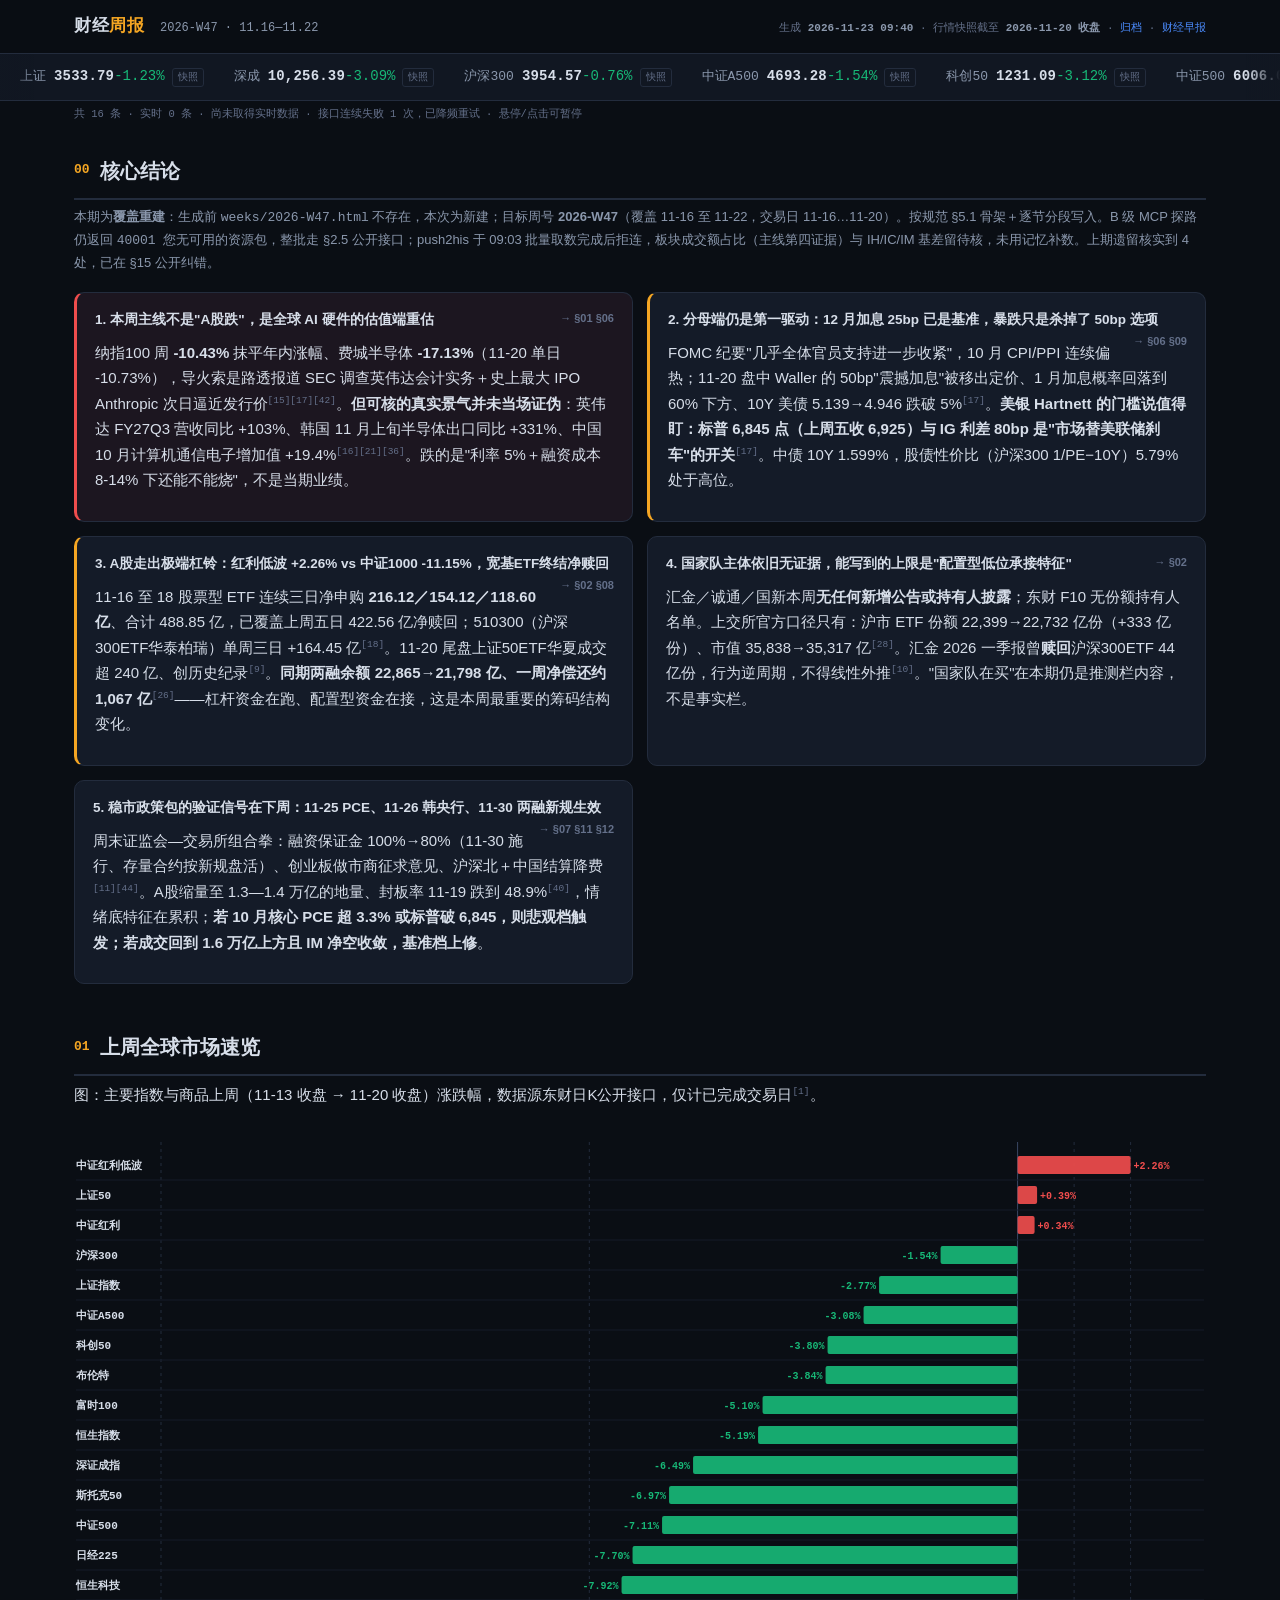
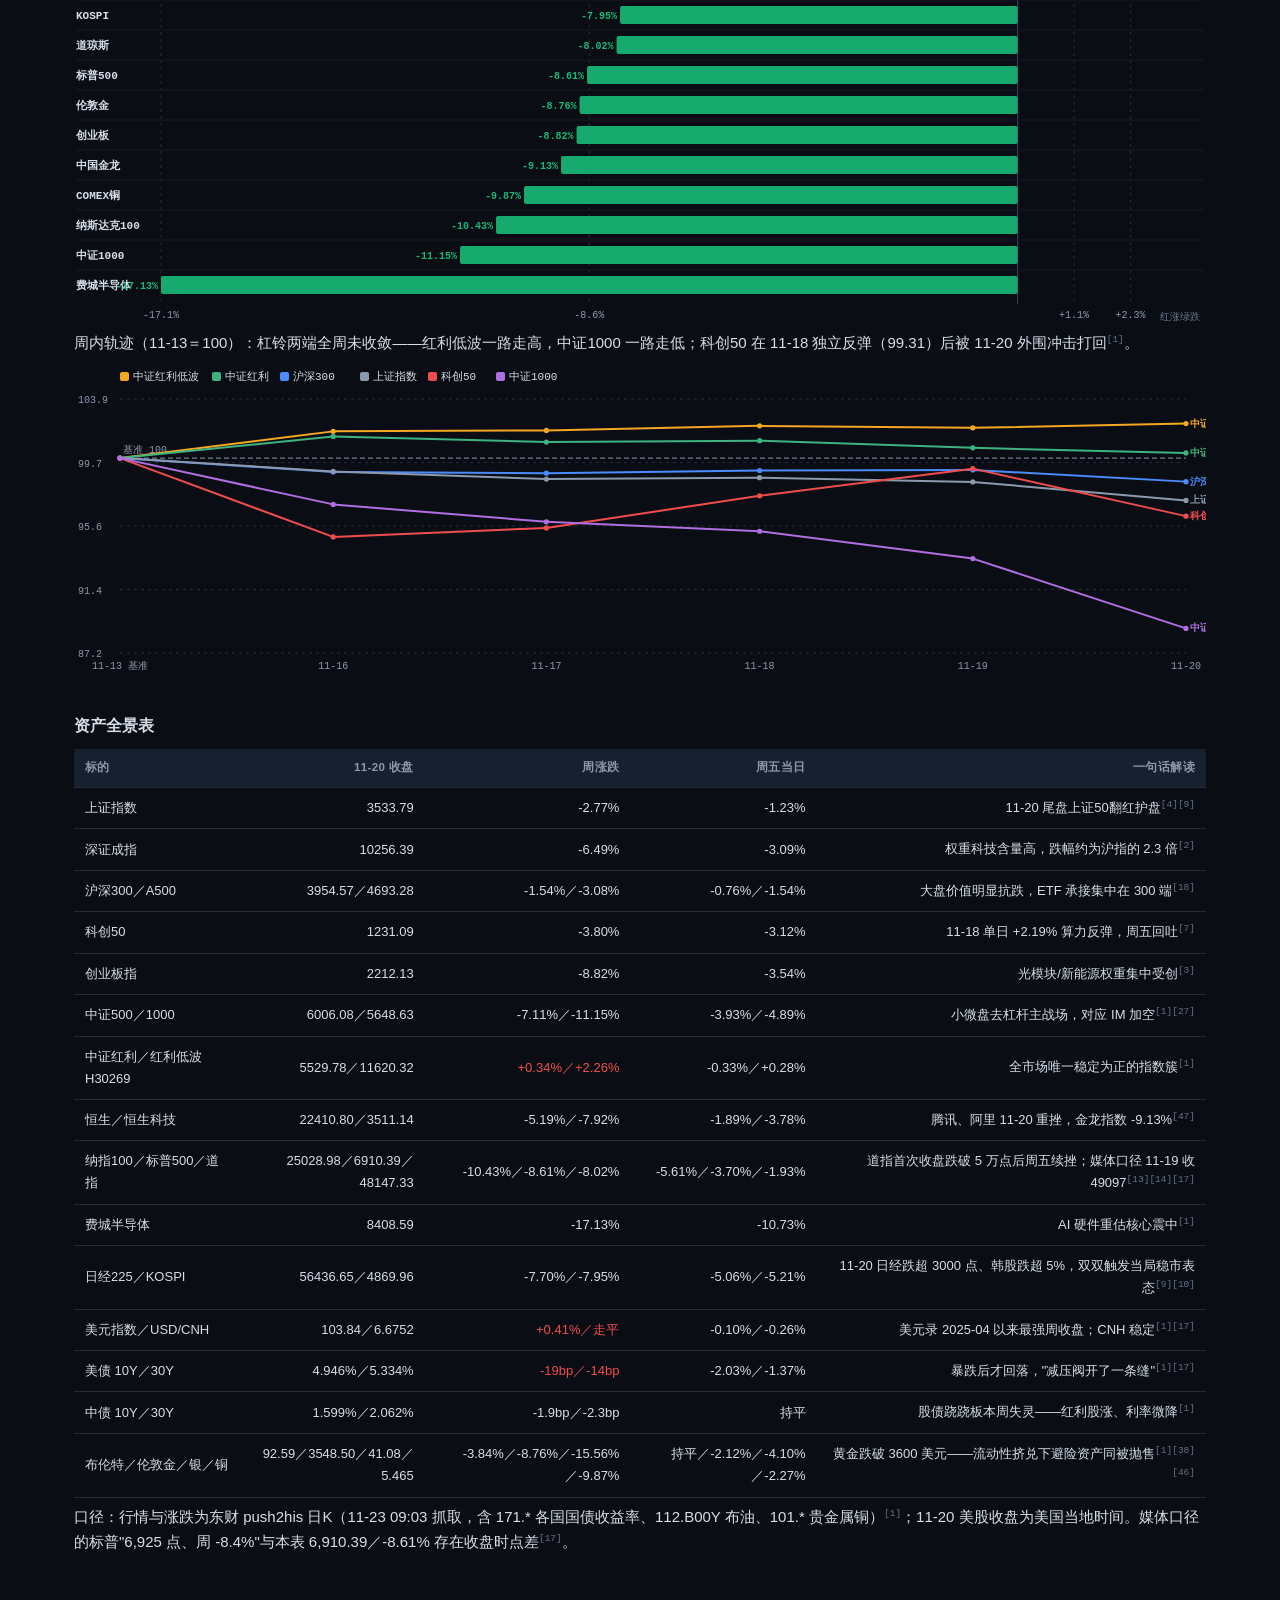
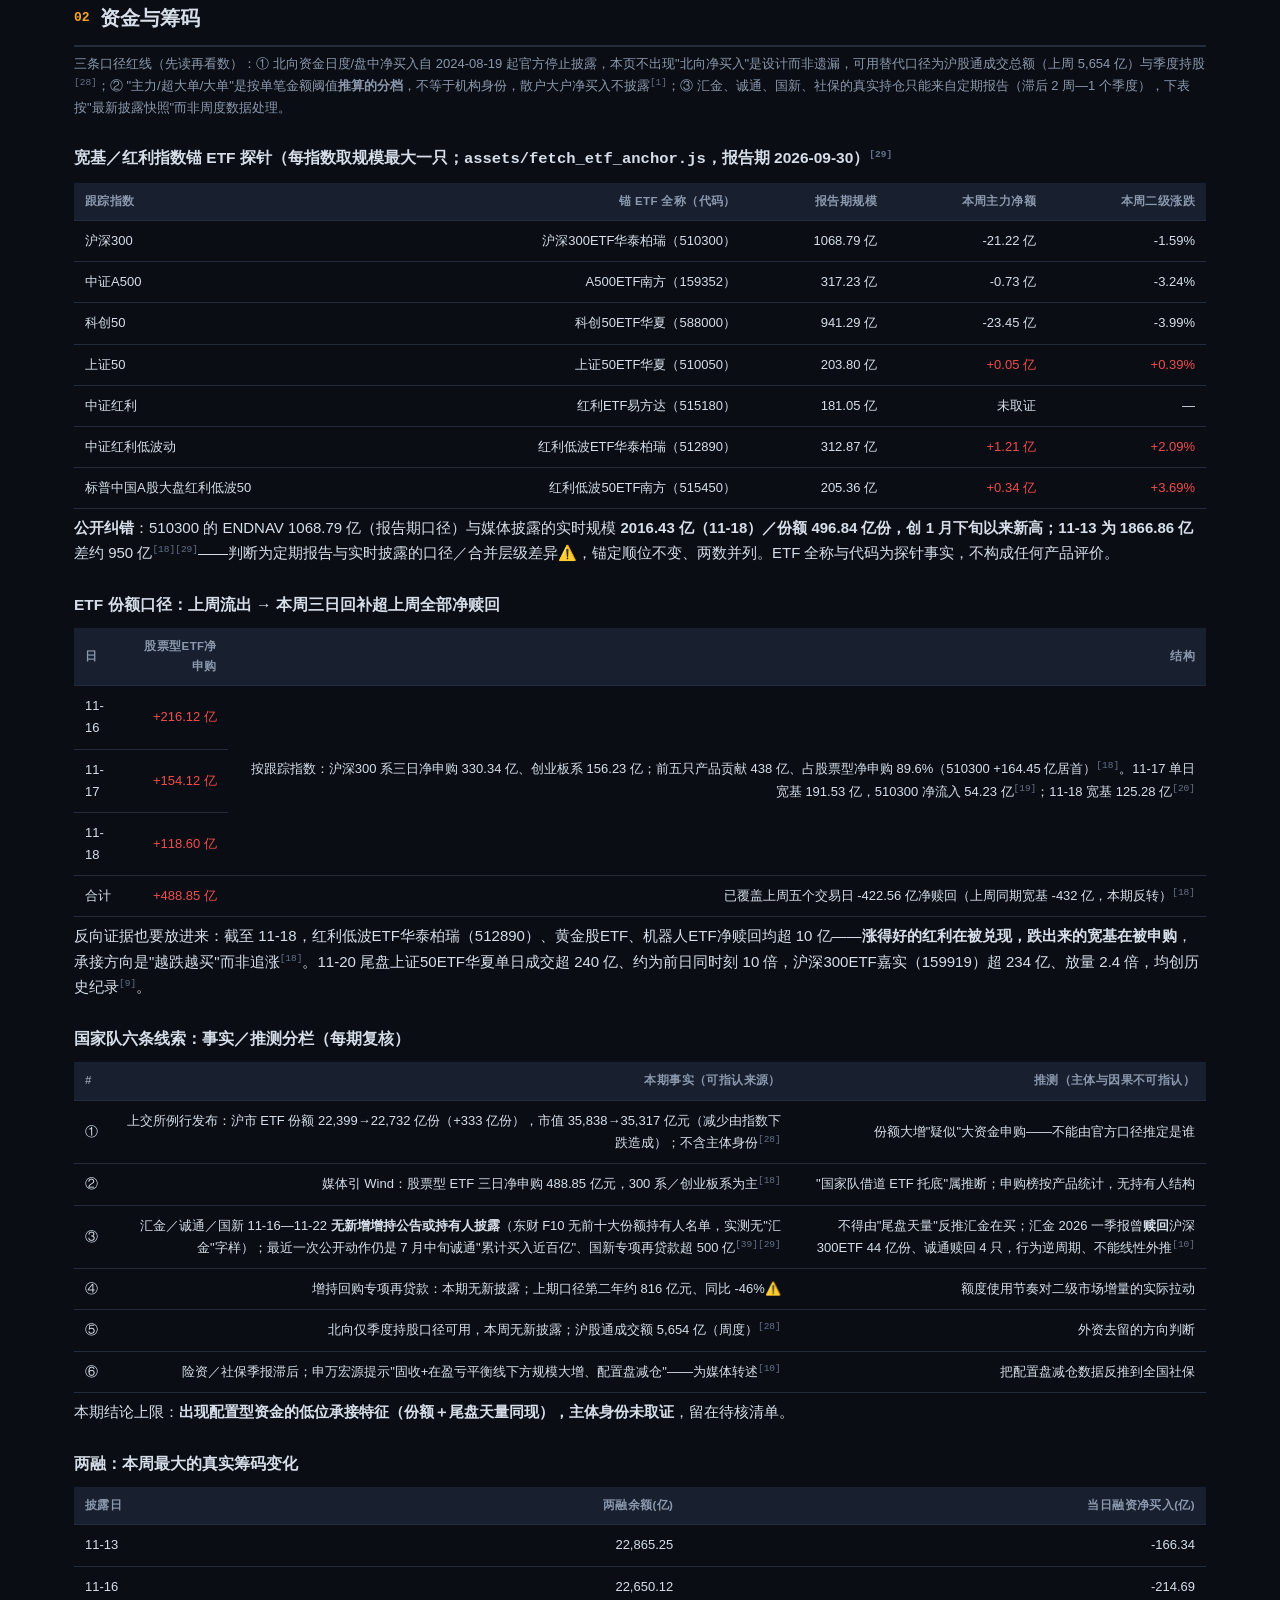
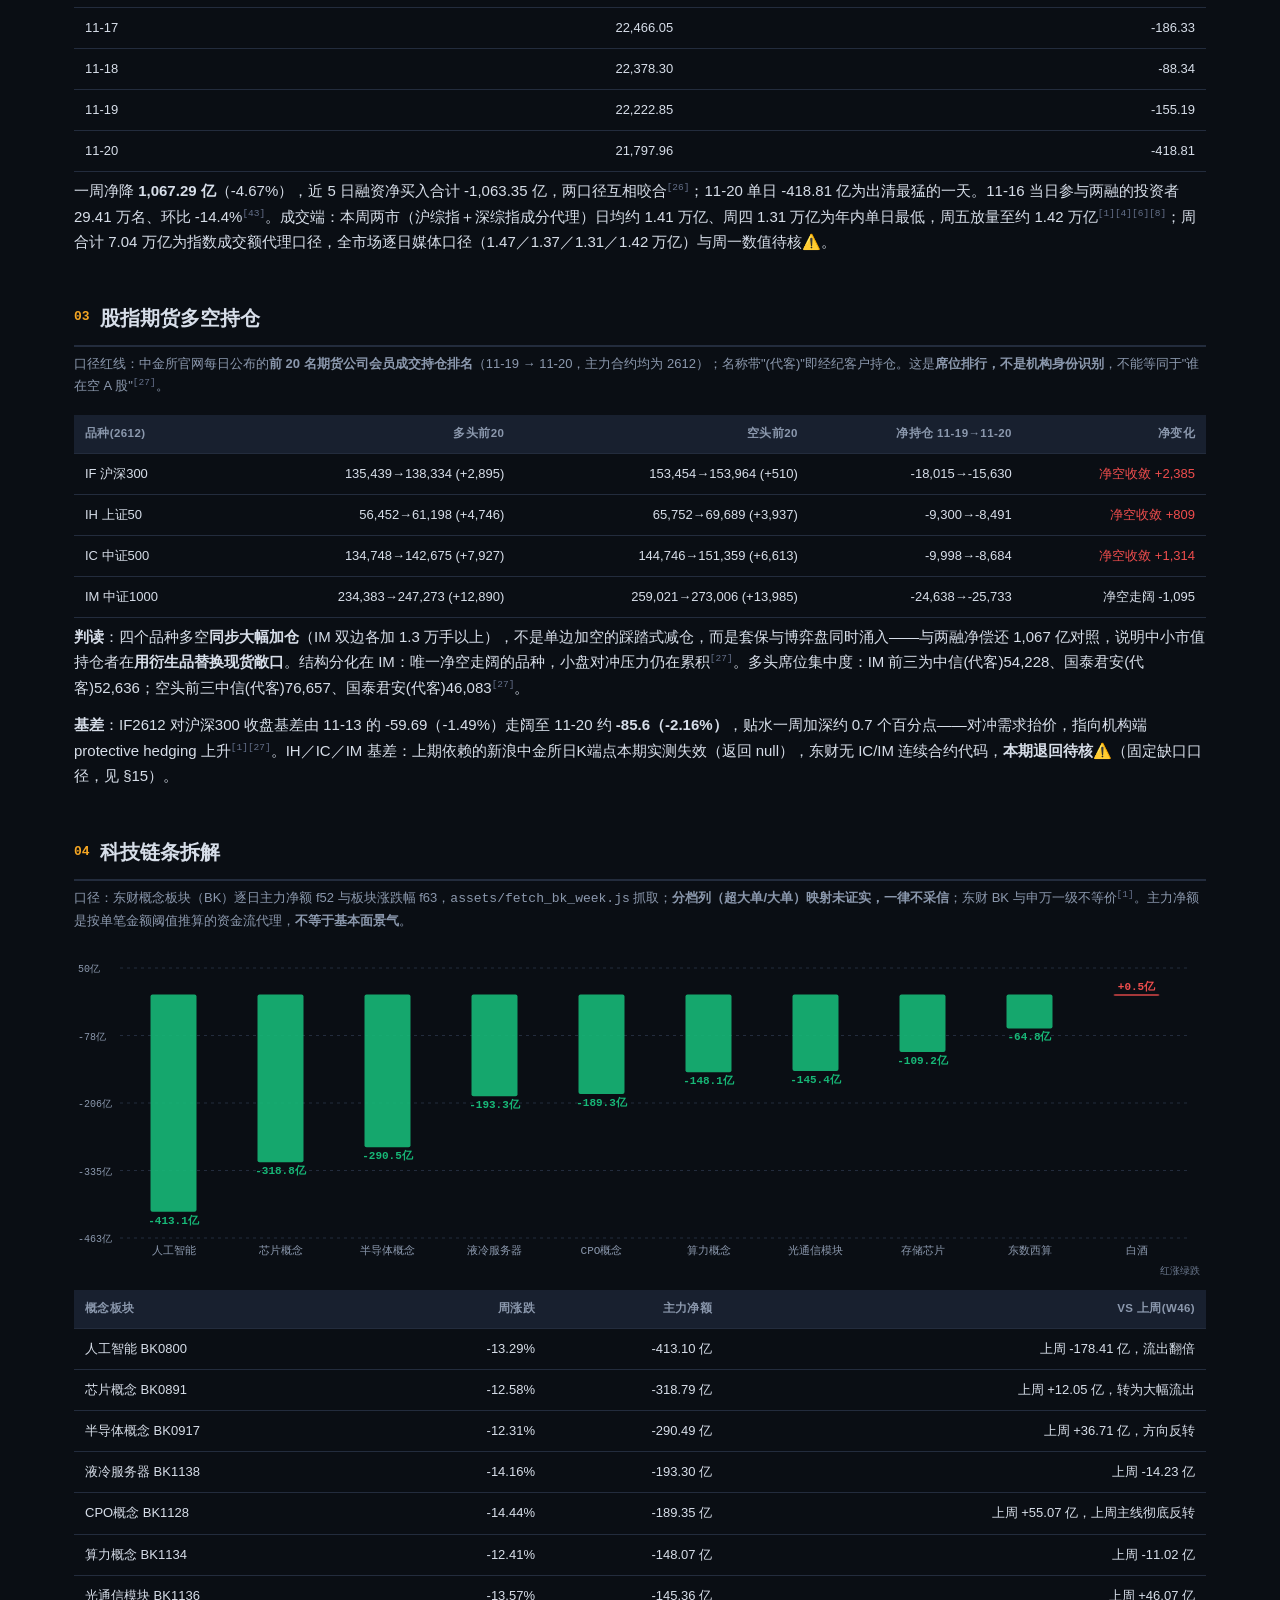
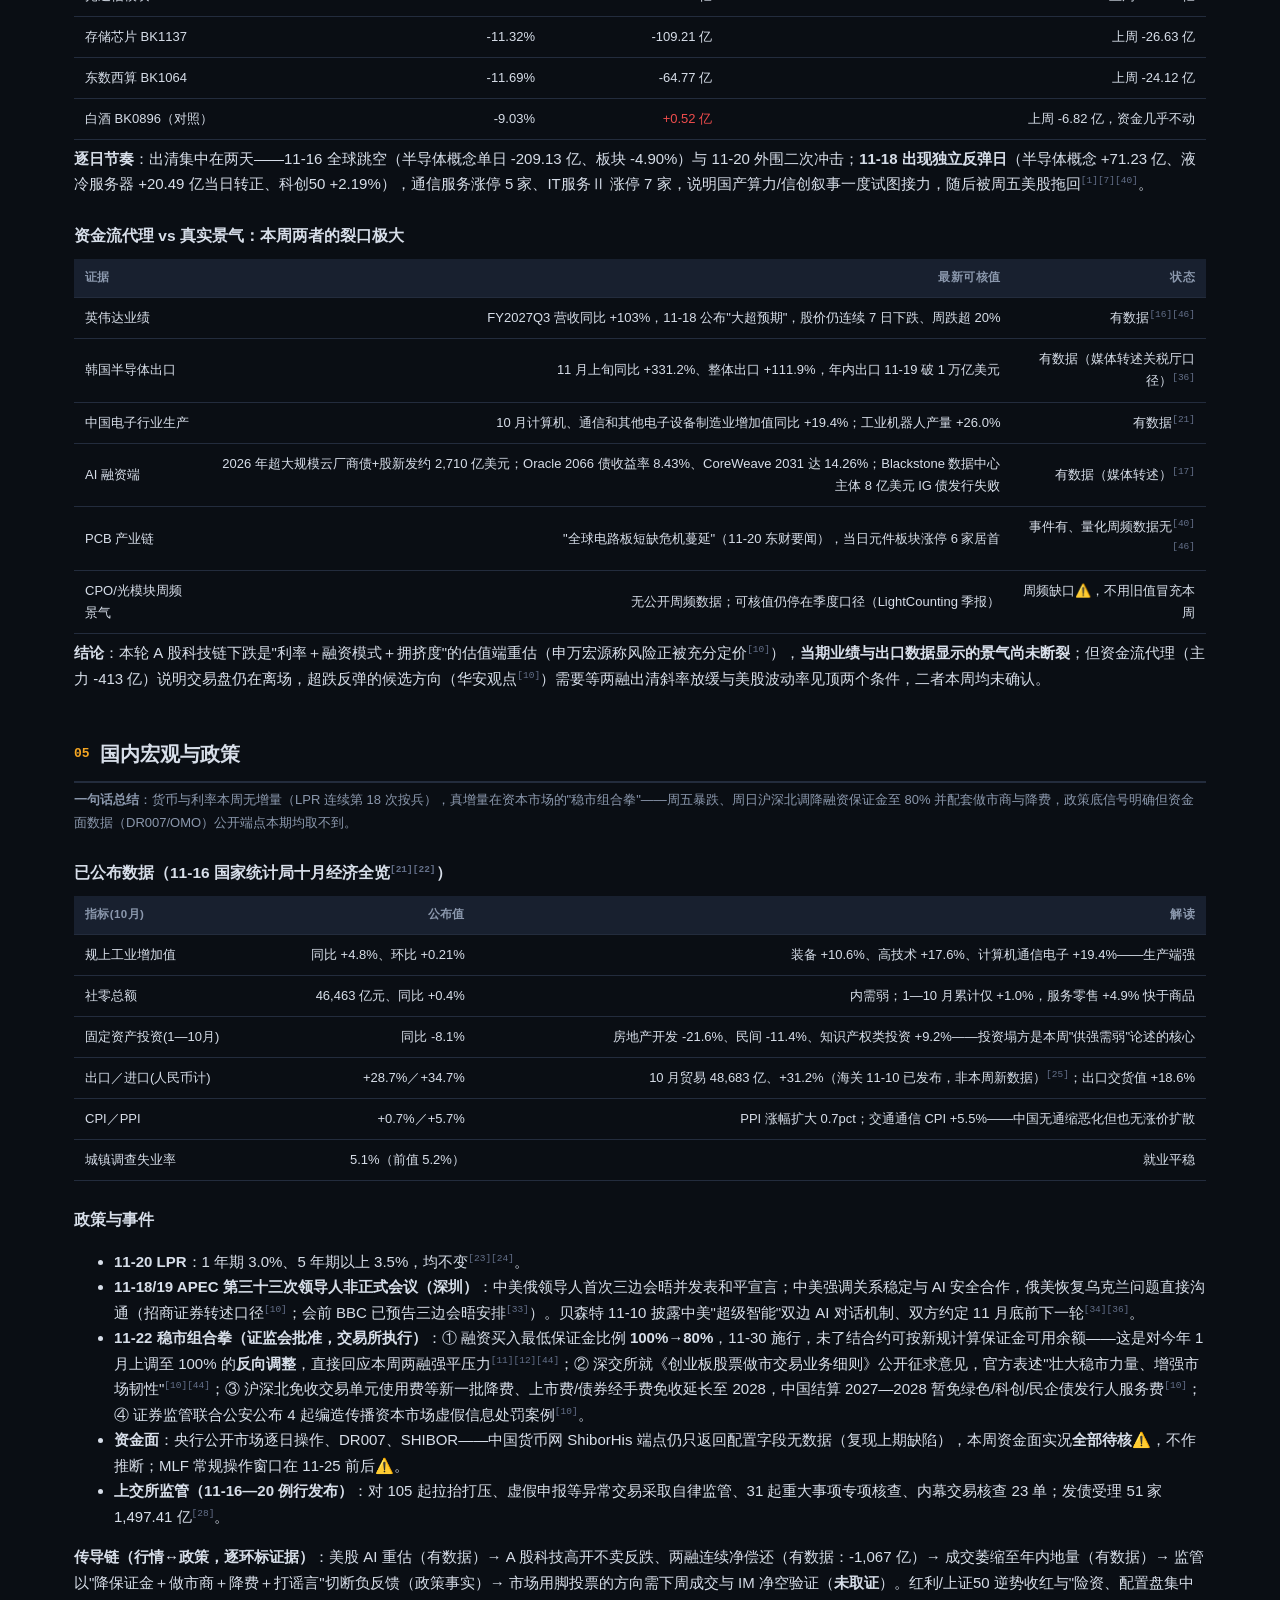
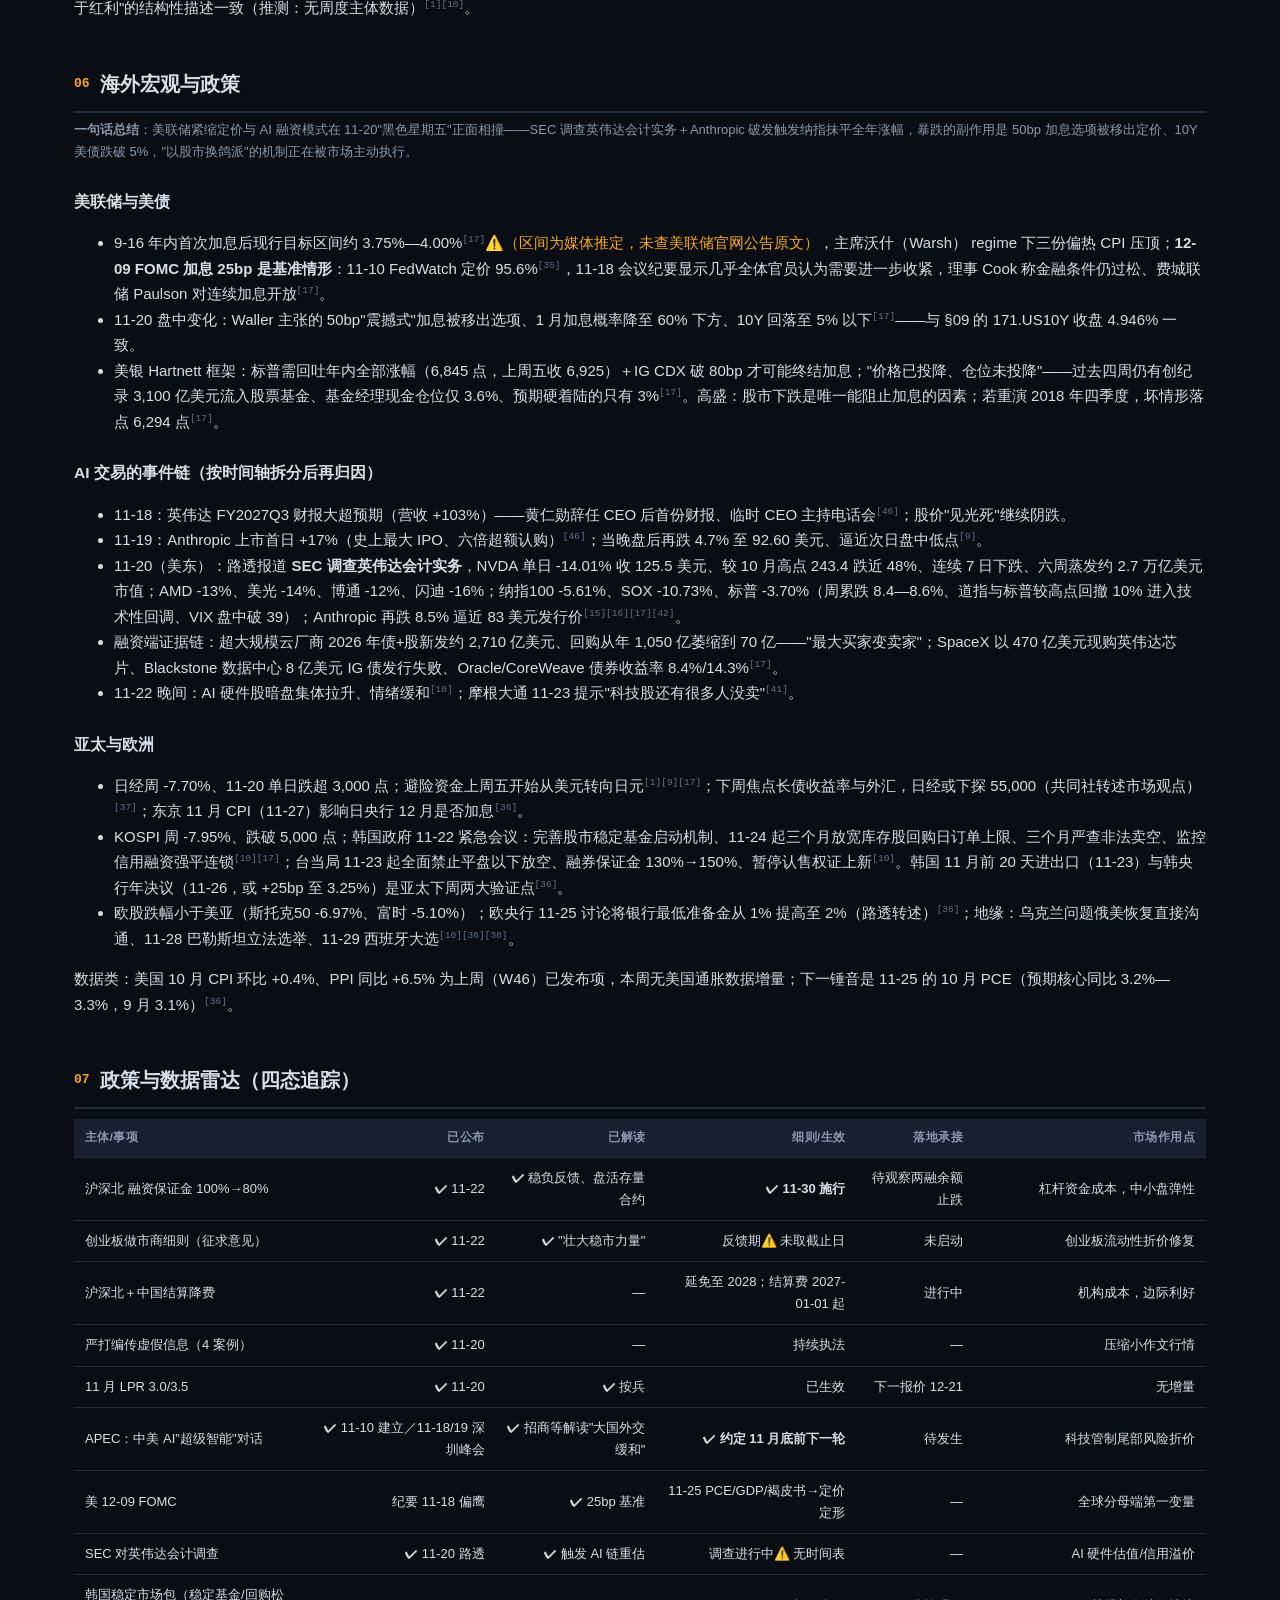
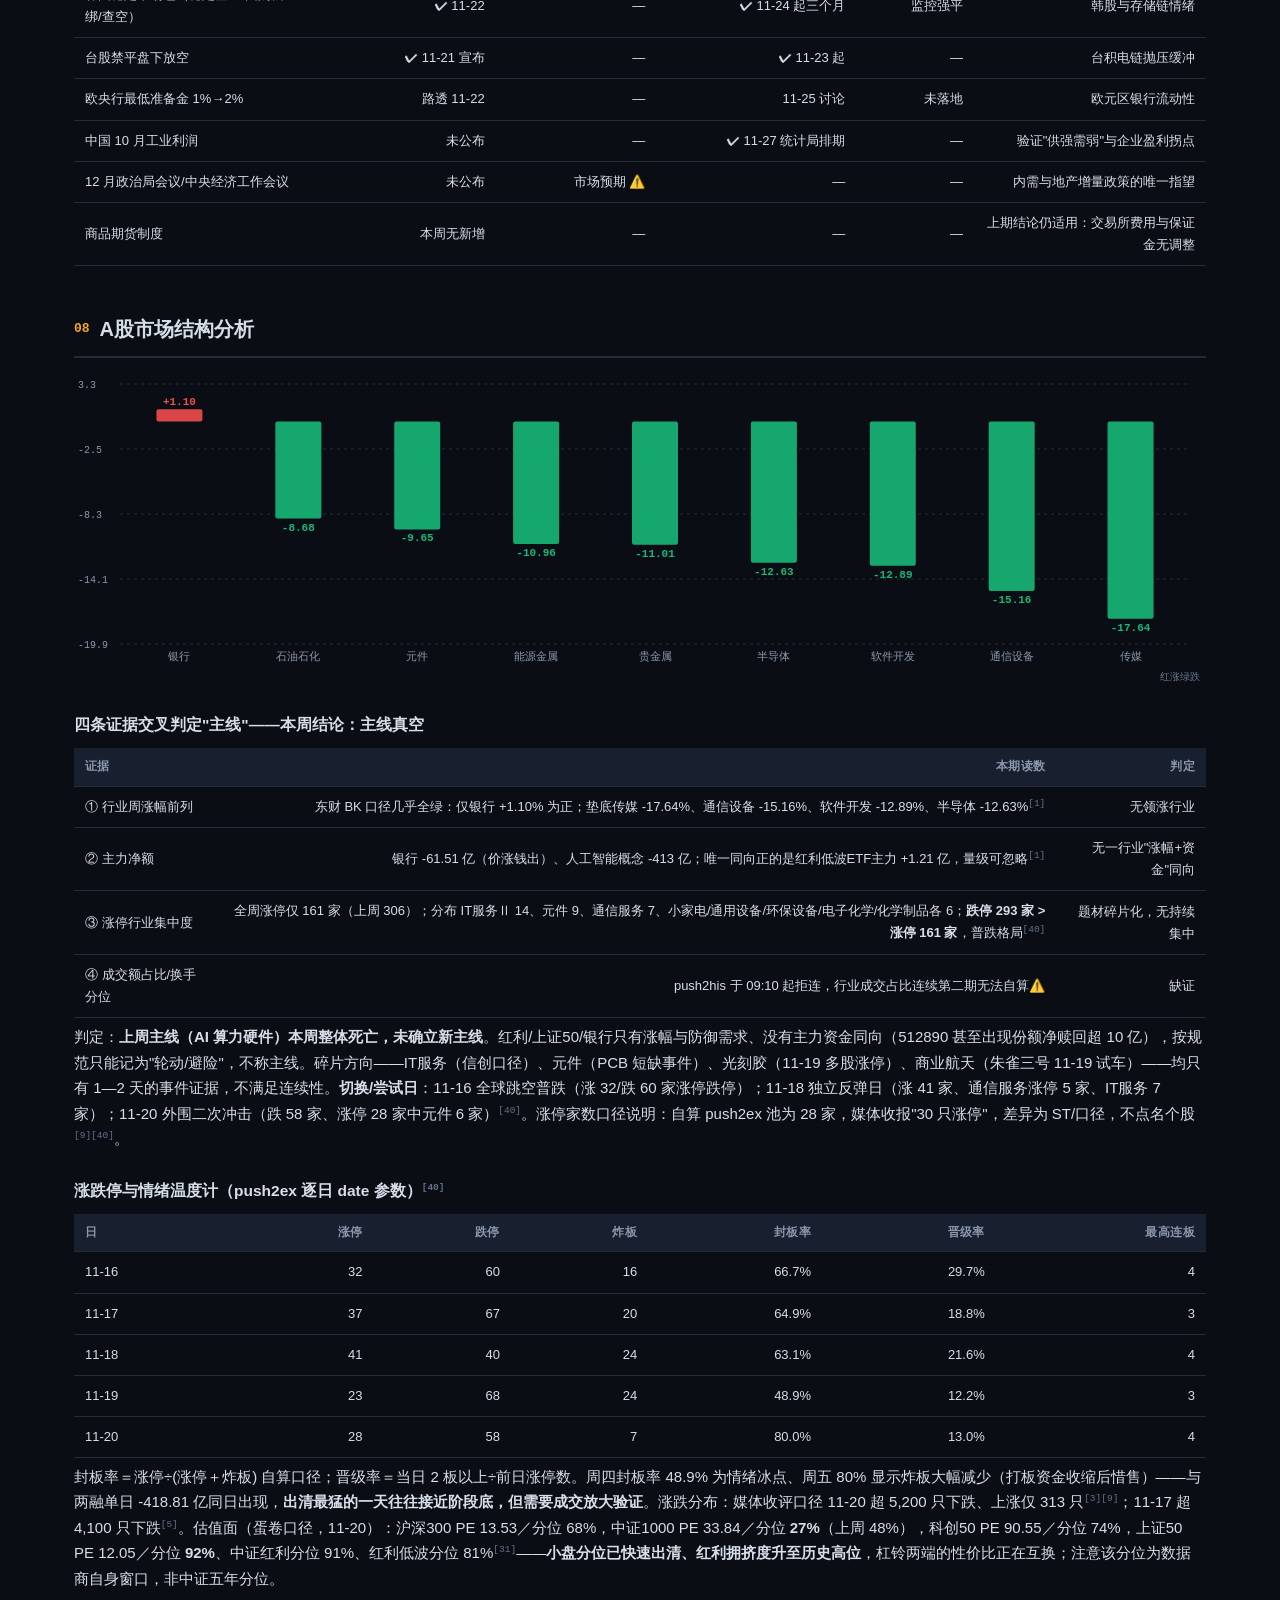
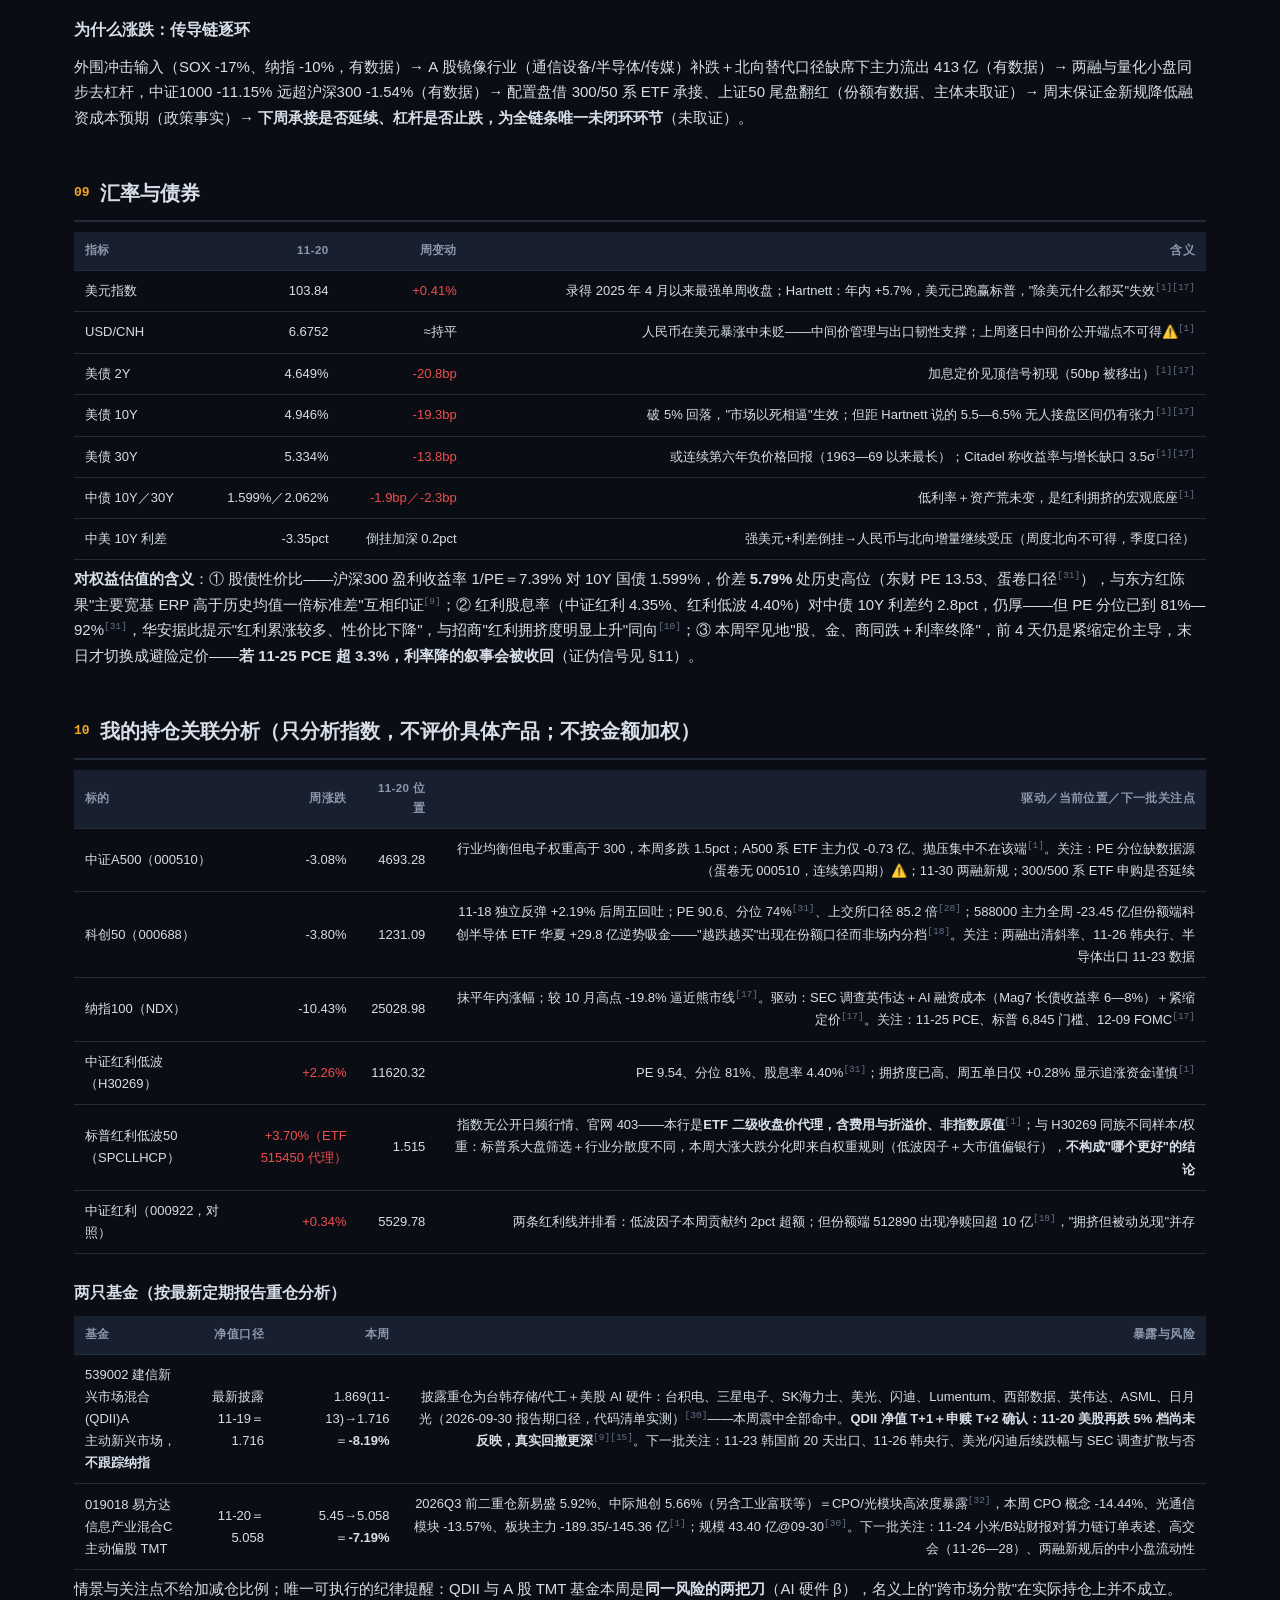
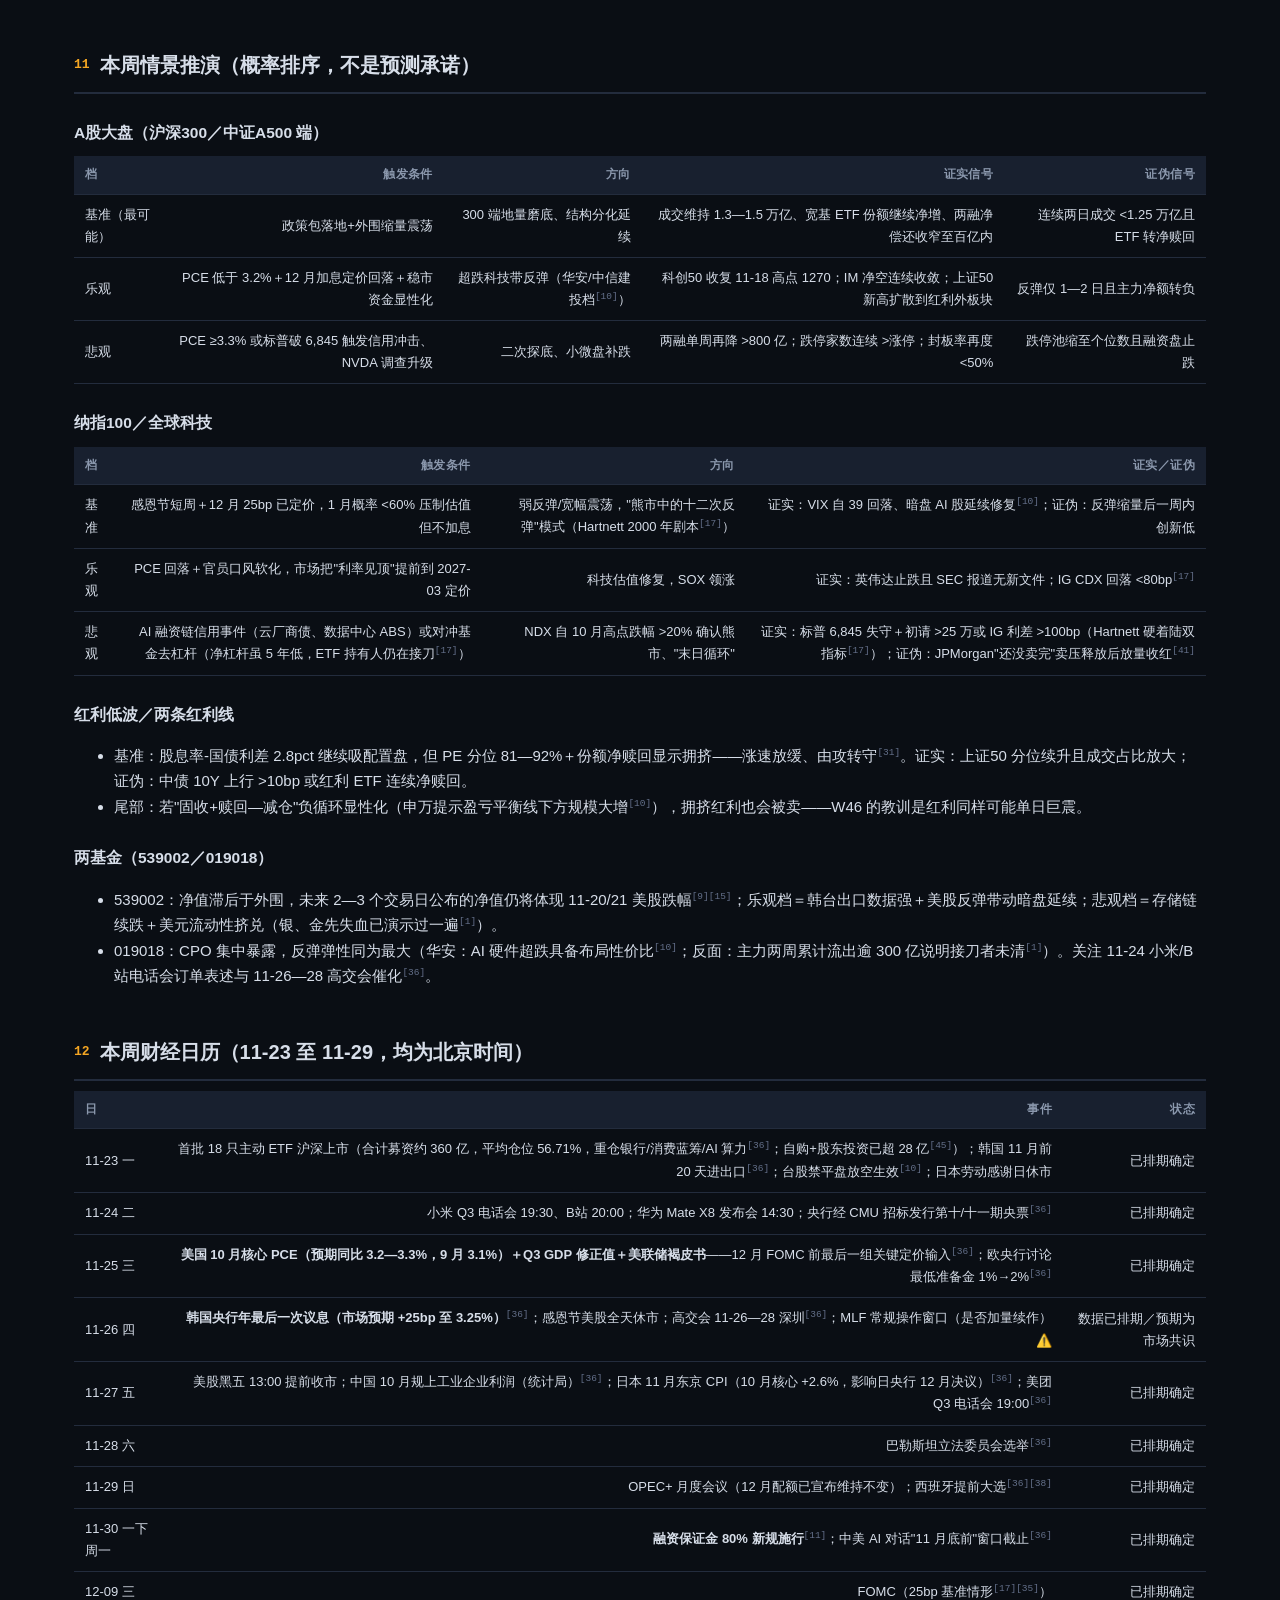
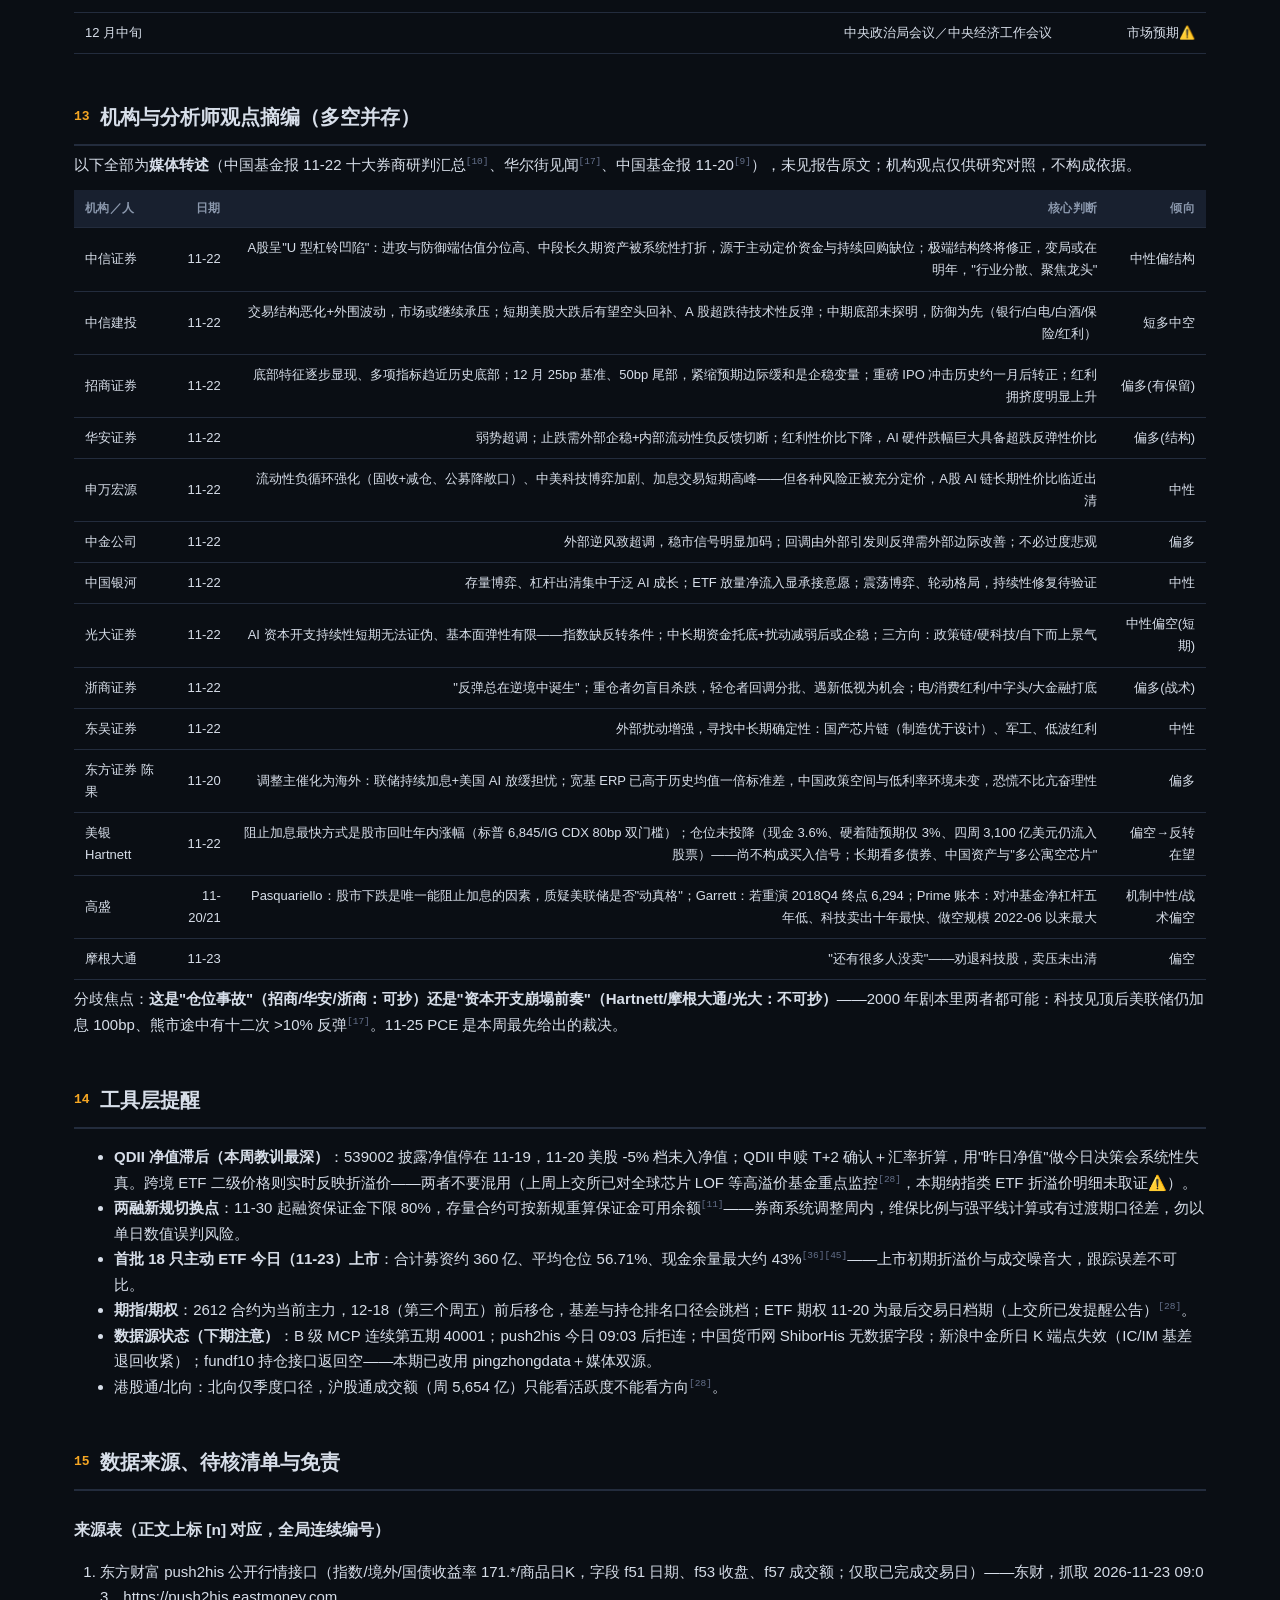
<file: weeks/2026-W47.html>
<!DOCTYPE html>
<html lang="zh-CN">
<head>
<meta charset="UTF-8">
<meta name="viewport" content="width=device-width, initial-scale=1">
<meta name="robots" content="noindex,nofollow">
<title>财经周报 2026-W47 · 全球AI硬件重估，政策稳市包落地</title>
<link rel="stylesheet" href="../assets/css/theme.css?v=2026-11-25a">
</head>
<body>

<header class="masthead">
  <div class="inner">
    <div class="brand">财经<span>周报</span></div>
    <div class="issue">2026-W47 · 11.16—11.22</div>
    <div class="stamp">生成 <b>2026-11-23 09:40</b> · 行情快照截至 <b>2026-11-20 收盘</b> · <a href="../index.html">归档</a> · <a href="https://wmr-ram.github.io/financial-morning-post/">财经早报</a></div>
  </div>
</header>

<div class="ticker"><div class="track" id="ticker-strip"></div></div>
<div class="tickmeta"><span id="ticker-meta"></span></div>

<div class="wrap">

<nav class="toc">
  <a href="#s00">核心结论</a>
  <a href="#s01">市场速览</a>
  <a href="#s02">资金与筹码</a>
  <a href="#s03">期指多空</a>
  <a href="#s04">科技链条</a>
  <a href="#s05">国内政策</a>
  <a href="#s06">海外政策</a>
  <a href="#s07">政策雷达</a>
  <a href="#s08">A股结构</a>
  <a href="#s09">汇率与债</a>
  <a href="#s10">持仓关联</a>
  <a href="#s11">本周情景</a>
  <a href="#s12">财经日历</a>
  <a href="#s13">机构观点</a>
  <a href="#s14">工具层</a>
  <a href="#src">来源与待核</a>
</nav>

<!-- ============ 00 ============ -->
<section id="s00">
  <h2><span class="no">00</span>核心结论</h2>
  <p class="lead">本期为<b>覆盖重建</b>：生成前 <code>weeks/2026-W47.html</code> 不存在，本次为新建；目标周号 <b>2026-W47</b>（覆盖 11-16 至 11-22，交易日 11-16…11-20）。按规范 §5.1 骨架＋逐节分段写入。B 级 MCP 探路仍返回 <code>40001 您无可用的资源包</code>，整批走 §2.5 公开接口；push2his 于 09:03 批量取数完成后拒连，板块成交额占比（主线第四证据）与 IH/IC/IM 基差留待核，未用记忆补数。上期遗留核实到 4 处，已在 §15 公开纠错。</p>
  <div class="grid g2">
    <div class="card risk"><h4>1. 本周主线不是"A股跌"，是全球 AI 硬件的估值端重估<span style="float:right;font-size:11px;color:var(--txt-3)">→ §01 §06</span></h4>
      <p>纳指100 周 <b>-10.43%</b> 抹平年内涨幅、费城半导体 <b>-17.13%</b>（11-20 单日 -10.73%），导火索是路透报道 SEC 调查英伟达会计实务＋史上最大 IPO Anthropic 次日逼近发行价<sup>[15]</sup><sup>[17]</sup><sup>[42]</sup>。<b>但可核的真实景气并未当场证伪</b>：英伟达 FY27Q3 营收同比 +103%、韩国 11 月上旬半导体出口同比 +331%、中国 10 月计算机通信电子增加值 +19.4%<sup>[16]</sup><sup>[21]</sup><sup>[36]</sup>。跌的是"利率 5%＋融资成本 8-14% 下还能不能烧"，不是当期业绩。</p></div>
    <div class="card accent"><h4>2. 分母端仍是第一驱动：12 月加息 25bp 已是基准，暴跌只是杀掉了 50bp 选项<span style="float:right;font-size:11px;color:var(--txt-3)">→ §06 §09</span></h4>
      <p>FOMC 纪要"几乎全体官员支持进一步收紧"，10 月 CPI/PPI 连续偏热；11-20 盘中 Waller 的 50bp"震撼加息"被移出定价、1 月加息概率回落到 60% 下方、10Y 美债 5.139→4.946 跌破 5%<sup>[17]</sup>。<b>美银 Hartnett 的门槛说值得盯：标普 6,845 点（上周五收 6,925）与 IG 利差 80bp 是"市场替美联储刹车"的开关</b><sup>[17]</sup>。中债 10Y 1.599%，股债性价比（沪深300 1/PE−10Y）5.79% 处于高位。</p></div>
    <div class="card accent"><h4>3. A股走出极端杠铃：红利低波 +2.26% vs 中证1000 -11.15%，宽基ETF终结净赎回<span style="float:right;font-size:11px;color:var(--txt-3)">→ §02 §08</span></h4>
      <p>11-16 至 18 股票型 ETF 连续三日净申购 <b>216.12／154.12／118.60 亿</b>、合计 488.85 亿，已覆盖上周五日 422.56 亿净赎回；510300（沪深300ETF华泰柏瑞）单周三日 +164.45 亿<sup>[18]</sup>。11-20 尾盘上证50ETF华夏成交超 240 亿、创历史纪录<sup>[9]</sup>。<b>同期两融余额 22,865→21,798 亿、一周净偿还约 1,067 亿</b><sup>[26]</sup>——杠杆资金在跑、配置型资金在接，这是本周最重要的筹码结构变化。</p></div>
    <div class="card"><h4>4. 国家队主体依旧无证据，能写到的上限是"配置型低位承接特征"<span style="float:right;font-size:11px;color:var(--txt-3)">→ §02</span></h4>
      <p>汇金／诚通／国新本周<b>无任何新增公告或持有人披露</b>；东财 F10 无份额持有人名单。上交所官方口径只有：沪市 ETF 份额 22,399→22,732 亿份（+333 亿份）、市值 35,838→35,317 亿<sup>[28]</sup>。汇金 2026 一季报曾<b>赎回</b>沪深300ETF 44 亿份，行为逆周期，不得线性外推<sup>[10]</sup>。"国家队在买"在本期仍是推测栏内容，不是事实栏。</p></div>
    <div class="card"><h4>5. 稳市政策包的验证信号在下周：11-25 PCE、11-26 韩央行、11-30 两融新规生效<span style="float:right;font-size:11px;color:var(--txt-3)">→ §07 §11 §12</span></h4>
      <p>周末证监会—交易所组合拳：融资保证金 100%→80%（11-30 施行、存量合约按新规盘活）、创业板做市商征求意见、沪深北＋中国结算降费<sup>[11]</sup><sup>[44]</sup>。A股缩量至 1.3—1.4 万亿的地量、封板率 11-19 跌到 48.9%<sup>[40]</sup>，情绪底特征在累积；<b>若 10 月核心 PCE 超 3.3% 或标普破 6,845，则悲观档触发；若成交回到 1.6 万亿上方且 IM 净空收敛，基准档上修</b>。</p></div>
  </div>
</section>

<!-- ============ 01 ============ -->
<section id="s01">
  <h2><span class="no">01</span>上周全球市场速览</h2>
  <p>图：主要指数与商品上周（11-13 收盘 → 11-20 收盘）涨跌幅，数据源东财日K公开接口，仅计已完成交易日<sup>[1]</sup>。</p>
  <div class="chart" id="c-week"></div>
  <p>周内轨迹（11-13＝100）：杠铃两端全周未收敛——红利低波一路走高，中证1000 一路走低；科创50 在 11-18 独立反弹（99.31）后被 11-20 外围冲击打回<sup>[1]</sup>。</p>
  <div class="chart" id="c-path"></div>
  <h3>资产全景表</h3>
  <table>
    <thead><tr><th>标的</th><th>11-20 收盘</th><th>周涨跌</th><th>周五当日</th><th>一句话解读</th></tr></thead>
    <tbody>
      <tr><td>上证指数</td><td>3533.79</td><td class="dn">-2.77%</td><td class="dn">-1.23%</td><td>11-20 尾盘上证50翻红护盘<sup>[4]</sup><sup>[9]</sup></td></tr>
      <tr><td>深证成指</td><td>10256.39</td><td class="dn">-6.49%</td><td class="dn">-3.09%</td><td>权重科技含量高，跌幅约为沪指的 2.3 倍<sup>[2]</sup></td></tr>
      <tr><td>沪深300／A500</td><td>3954.57／4693.28</td><td class="dn">-1.54%／-3.08%</td><td class="dn">-0.76%／-1.54%</td><td>大盘价值明显抗跌，ETF 承接集中在 300 端<sup>[18]</sup></td></tr>
      <tr><td>科创50</td><td>1231.09</td><td class="dn">-3.80%</td><td class="dn">-3.12%</td><td>11-18 单日 +2.19% 算力反弹，周五回吐<sup>[7]</sup></td></tr>
      <tr><td>创业板指</td><td>2212.13</td><td class="dn">-8.82%</td><td class="dn">-3.54%</td><td>光模块/新能源权重集中受创<sup>[3]</sup></td></tr>
      <tr><td>中证500／1000</td><td>6006.08／5648.63</td><td class="dn">-7.11%／-11.15%</td><td class="dn">-3.93%／-4.89%</td><td>小微盘去杠杆主战场，对应 IM 加空<sup>[1]</sup><sup>[27]</sup></td></tr>
      <tr><td>中证红利／红利低波 H30269</td><td>5529.78／11620.32</td><td class="up">+0.34%／+2.26%</td><td>-0.33%／+0.28%</td><td>全市场唯一稳定为正的指数簇<sup>[1]</sup></td></tr>
      <tr><td>恒生／恒生科技</td><td>22410.80／3511.14</td><td class="dn">-5.19%／-7.92%</td><td class="dn">-1.89%／-3.78%</td><td>腾讯、阿里 11-20 重挫，金龙指数 -9.13%<sup>[47]</sup></td></tr>
      <tr><td>纳指100／标普500／道指</td><td>25028.98／6910.39／48147.33</td><td class="dn">-10.43%／-8.61%／-8.02%</td><td class="dn">-5.61%／-3.70%／-1.93%</td><td>道指首次收盘跌破 5 万点后周五续挫；媒体口径 11-19 收 49097<sup>[13]</sup><sup>[14]</sup><sup>[17]</sup></td></tr>
      <tr><td>费城半导体</td><td>8408.59</td><td class="dn">-17.13%</td><td class="dn">-10.73%</td><td>AI 硬件重估核心震中<sup>[1]</sup></td></tr>
      <tr><td>日经225／KOSPI</td><td>56436.65／4869.96</td><td class="dn">-7.70%／-7.95%</td><td class="dn">-5.06%／-5.21%</td><td>11-20 日经跌超 3000 点、韩股跌超 5%，双双触发当局稳市表态<sup>[9]</sup><sup>[10]</sup></td></tr>
      <tr><td>美元指数／USD/CNH</td><td>103.84／6.6752</td><td class="up">+0.41%／走平</td><td>-0.10%／-0.26%</td><td>美元录 2025-04 以来最强周收盘；CNH 稳定<sup>[1]</sup><sup>[17]</sup></td></tr>
      <tr><td>美债 10Y／30Y</td><td>4.946%／5.334%</td><td class="up">-19bp／-14bp</td><td>-2.03%／-1.37%</td><td>暴跌后才回落，"减压阀开了一条缝"<sup>[1]</sup><sup>[17]</sup></td></tr>
      <tr><td>中债 10Y／30Y</td><td>1.599%／2.062%</td><td>-1.9bp／-2.3bp</td><td>持平</td><td>股债跷跷板本周失灵——红利股涨、利率微降<sup>[1]</sup></td></tr>
      <tr><td>布伦特／伦敦金／银／铜</td><td>92.59／3548.50／41.08／5.465</td><td class="dn">-3.84%／-8.76%／-15.56%／-9.87%</td><td>持平／-2.12%／-4.10%／-2.27%</td><td>黄金跌破 3600 美元——流动性挤兑下避险资产同被抛售<sup>[1]</sup><sup>[38]</sup><sup>[46]</sup></td></tr>
    </tbody>
  </table>
  <p class="note">口径：行情与涨跌为东财 push2his 日K（11-23 09:03 抓取，含 171.* 各国国债收益率、112.B00Y 布油、101.* 贵金属铜）<sup>[1]</sup>；11-20 美股收盘为美国当地时间。媒体口径的标普"6,925 点、周 -8.4%"与本表 6,910.39／-8.61% 存在收盘时点差<sup>[17]</sup>。</p>
</section>

<!-- ============ 02 ============ -->
<section id="s02">
  <h2><span class="no">02</span>资金与筹码</h2>
  <p class="lead">三条口径红线（先读再看数）：① 北向资金日度/盘中净买入自 2024-08-19 起官方停止披露，本页不出现"北向净买入"是设计而非遗漏，可用替代口径为沪股通成交总额（上周 5,654 亿）与季度持股<sup>[28]</sup>；② "主力/超大单/大单"是按单笔金额阈值<b>推算的分档</b>，不等于机构身份，散户大户净买入不披露<sup>[1]</sup>；③ 汇金、诚通、国新、社保的真实持仓只能来自定期报告（滞后 2 周—1 个季度），下表按"最新披露快照"而非周度数据处理。</p>

  <h3>宽基／红利指数锚 ETF 探针（每指数取规模最大一只；<code>assets/fetch_etf_anchor.js</code>，报告期 2026-09-30）<sup>[29]</sup></h3>
  <table>
    <thead><tr><th>跟踪指数</th><th>锚 ETF 全称（代码）</th><th>报告期规模</th><th>本周主力净额</th><th>本周二级涨跌</th></tr></thead>
    <tbody>
      <tr><td>沪深300</td><td>沪深300ETF华泰柏瑞（510300）</td><td>1068.79 亿</td><td class="dn">-21.22 亿</td><td class="dn">-1.59%</td></tr>
      <tr><td>中证A500</td><td>A500ETF南方（159352）</td><td>317.23 亿</td><td class="dn">-0.73 亿</td><td class="dn">-3.24%</td></tr>
      <tr><td>科创50</td><td>科创50ETF华夏（588000）</td><td>941.29 亿</td><td class="dn">-23.45 亿</td><td class="dn">-3.99%</td></tr>
      <tr><td>上证50</td><td>上证50ETF华夏（510050）</td><td>203.80 亿</td><td class="up">+0.05 亿</td><td class="up">+0.39%</td></tr>
      <tr><td>中证红利</td><td>红利ETF易方达（515180）</td><td>181.05 亿</td><td>未取证</td><td>—</td></tr>
      <tr><td>中证红利低波动</td><td>红利低波ETF华泰柏瑞（512890）</td><td>312.87 亿</td><td class="up">+1.21 亿</td><td class="up">+2.09%</td></tr>
      <tr><td>标普中国A股大盘红利低波50</td><td>红利低波50ETF南方（515450）</td><td>205.36 亿</td><td class="up">+0.34 亿</td><td class="up">+3.69%</td></tr>
    </tbody>
  </table>
  <p class="note"><b>公开纠错</b>：510300 的 ENDNAV 1068.79 亿（报告期口径）与媒体披露的实时规模 <b>2016.43 亿（11-18）／份额 496.84 亿份，创 1 月下旬以来新高；11-13 为 1866.86 亿</b>差约 950 亿<sup>[18]</sup><sup>[29]</sup>——判断为定期报告与实时披露的口径／合并层级差异<span class="tag-verify">⚠️</span>，锚定顺位不变、两数并列。ETF 全称与代码为探针事实，不构成任何产品评价。</p>

  <h3>ETF 份额口径：上周流出 → 本周三日回补超上周全部净赎回</h3>
  <table>
    <thead><tr><th>日</th><th>股票型ETF净申购</th><th>结构</th></tr></thead>
    <tbody>
      <tr><td>11-16</td><td class="up">+216.12 亿</td><td rowspan="3">按跟踪指数：沪深300 系三日净申购 330.34 亿、创业板系 156.23 亿；前五只产品贡献 438 亿、占股票型净申购 89.6%（510300 +164.45 亿居首）<sup>[18]</sup>。11-17 单日宽基 191.53 亿，510300 净流入 54.23 亿<sup>[19]</sup>；11-18 宽基 125.28 亿<sup>[20]</sup></td></tr>
      <tr><td>11-17</td><td class="up">+154.12 亿</td></tr>
      <tr><td>11-18</td><td class="up">+118.60 亿</td></tr>
      <tr><td>合计</td><td class="up">+488.85 亿</td><td>已覆盖上周五个交易日 -422.56 亿净赎回（上周同期宽基 -432 亿，本期反转）<sup>[18]</sup></td></tr>
    </tbody>
  </table>
  <p>反向证据也要放进来：截至 11-18，红利低波ETF华泰柏瑞（512890）、黄金股ETF、机器人ETF净赎回均超 10 亿——<b>涨得好的红利在被兑现，跌出来的宽基在被申购</b>，承接方向是"越跌越买"而非追涨<sup>[18]</sup>。11-20 尾盘上证50ETF华夏单日成交超 240 亿、约为前日同时刻 10 倍，沪深300ETF嘉实（159919）超 234 亿、放量 2.4 倍，均创历史纪录<sup>[9]</sup>。</p>

  <h3>国家队六条线索：事实／推测分栏（每期复核）</h3>
  <table>
    <thead><tr><th>#</th><th>本期事实（可指认来源）</th><th>推测（主体与因果不可指认）</th></tr></thead>
    <tbody>
      <tr><td>①</td><td>上交所例行发布：沪市 ETF 份额 22,399→22,732 亿份（+333 亿份），市值 35,838→35,317 亿元（减少由指数下跌造成）；不含主体身份<sup>[28]</sup></td><td>份额大增"疑似"大资金申购——不能由官方口径推定是谁</td></tr>
      <tr><td>②</td><td>媒体引 Wind：股票型 ETF 三日净申购 488.85 亿元，300 系／创业板系为主<sup>[18]</sup></td><td>"国家队借道 ETF 托底"属推断；申购榜按产品统计，无持有人结构</td></tr>
      <tr><td>③</td><td>汇金／诚通／国新 11-16—11-22 <b>无新增增持公告或持有人披露</b>（东财 F10 无前十大份额持有人名单，实测无"汇金"字样）；最近一次公开动作仍是 7 月中旬诚通"累计买入近百亿"、国新专项再贷款超 500 亿<sup>[39]</sup><sup>[29]</sup></td><td>不得由"尾盘天量"反推汇金在买；汇金 2026 一季报曾<b>赎回</b>沪深300ETF 44 亿份、诚通赎回 4 只，行为逆周期、不能线性外推<sup>[10]</sup></td></tr>
      <tr><td>④</td><td>增持回购专项再贷款：本期无新披露；上期口径第二年约 816 亿元、同比 -46%<span class="tag-verify">⚠️</span></td><td>额度使用节奏对二级市场增量的实际拉动</td></tr>
      <tr><td>⑤</td><td>北向仅季度持股口径可用，本周无新披露；沪股通成交额 5,654 亿（周度）<sup>[28]</sup></td><td>外资去留的方向判断</td></tr>
      <tr><td>⑥</td><td>险资／社保季报滞后；申万宏源提示"固收+在盈亏平衡线下方规模大增、配置盘减仓"——为媒体转述<sup>[10]</sup></td><td>把配置盘减仓数据反推到全国社保</td></tr>
    </tbody>
  </table>
  <p>本期结论上限：<b>出现配置型资金的低位承接特征（份额＋尾盘天量同现），主体身份未取证</b>，留在待核清单。</p>

  <h3>两融：本周最大的真实筹码变化</h3>
  <table>
    <thead><tr><th>披露日</th><th>两融余额(亿)</th><th>当日融资净买入(亿)</th></tr></thead>
    <tbody>
      <tr><td>11-13</td><td>22,865.25</td><td class="dn">-166.34</td></tr>
      <tr><td>11-16</td><td>22,650.12</td><td class="dn">-214.69</td></tr>
      <tr><td>11-17</td><td>22,466.05</td><td class="dn">-186.33</td></tr>
      <tr><td>11-18</td><td>22,378.30</td><td class="dn">-88.34</td></tr>
      <tr><td>11-19</td><td>22,222.85</td><td class="dn">-155.19</td></tr>
      <tr><td>11-20</td><td>21,797.96</td><td class="dn">-418.81</td></tr>
    </tbody>
  </table>
  <p>一周净降 <b>1,067.29 亿</b>（-4.67%），近 5 日融资净买入合计 -1,063.35 亿，两口径互相咬合<sup>[26]</sup>；11-20 单日 -418.81 亿为出清最猛的一天。11-16 当日参与两融的投资者 29.41 万名、环比 -14.4%<sup>[43]</sup>。成交端：本周两市（沪综指＋深综指成分代理）日均约 1.41 万亿、周四 1.31 万亿为年内单日最低，周五放量至约 1.42 万亿<sup>[1]</sup><sup>[4]</sup><sup>[6]</sup><sup>[8]</sup>；周合计 7.04 万亿为指数成交额代理口径，全市场逐日媒体口径（1.47／1.37／1.31／1.42 万亿）与周一数值待核<span class="tag-verify">⚠️</span>。</p>
</section>

<!-- ============ 03 ============ -->
<section id="s03">
  <h2><span class="no">03</span>股指期货多空持仓</h2>
  <p class="lead">口径红线：中金所官网每日公布的<b>前 20 名期货公司会员成交持仓排名</b>（11-19 → 11-20，主力合约均为 2612）；名称带"(代客)"即经纪客户持仓。这是<b>席位排行，不是机构身份识别</b>，不能等同于"谁在空 A 股"<sup>[27]</sup>。</p>
  <table>
    <thead><tr><th>品种(2612)</th><th>多头前20</th><th>空头前20</th><th>净持仓 11-19→11-20</th><th>净变化</th></tr></thead>
    <tbody>
      <tr><td>IF 沪深300</td><td>135,439→138,334 (+2,895)</td><td>153,454→153,964 (+510)</td><td>-18,015→-15,630</td><td class="up">净空收敛 +2,385</td></tr>
      <tr><td>IH 上证50</td><td>56,452→61,198 (+4,746)</td><td>65,752→69,689 (+3,937)</td><td>-9,300→-8,491</td><td class="up">净空收敛 +809</td></tr>
      <tr><td>IC 中证500</td><td>134,748→142,675 (+7,927)</td><td>144,746→151,359 (+6,613)</td><td>-9,998→-8,684</td><td class="up">净空收敛 +1,314</td></tr>
      <tr><td>IM 中证1000</td><td>234,383→247,273 (+12,890)</td><td>259,021→273,006 (+13,985)</td><td>-24,638→-25,733</td><td class="dn">净空走阔 -1,095</td></tr>
    </tbody>
  </table>
  <p><b>判读</b>：四个品种多空<b>同步大幅加仓</b>（IM 双边各加 1.3 万手以上），不是单边加空的踩踏式减仓，而是套保与博弈盘同时涌入——与两融净偿还 1,067 亿对照，说明中小市值持仓者在<b>用衍生品替换现货敞口</b>。结构分化在 IM：唯一净空走阔的品种，小盘对冲压力仍在累积<sup>[27]</sup>。多头席位集中度：IM 前三为中信(代客)54,228、国泰君安(代客)52,636；空头前三中信(代客)76,657、国泰君安(代客)46,083<sup>[27]</sup>。</p>
  <p><b>基差</b>：IF2612 对沪深300 收盘基差由 11-13 的 -59.69（-1.49%）走阔至 11-20 约 <b>-85.6（-2.16%）</b>，贴水一周加深约 0.7 个百分点——对冲需求抬价，指向机构端 protective hedging 上升<sup>[1]</sup><sup>[27]</sup>。IH／IC／IM 基差：上期依赖的新浪中金所日K端点本期实测失效（返回 null），东财无 IC/IM 连续合约代码，<b>本期退回待核</b><span class="tag-verify">⚠️</span>（固定缺口口径，见 §15）。</p>
</section>

<!-- ============ 04 ============ -->
<section id="s04">
  <h2><span class="no">04</span>科技链条拆解</h2>
  <p class="lead">口径：东财概念板块（BK）逐日主力净额 f52 与板块涨跌幅 f63，<code>assets/fetch_bk_week.js</code> 抓取；<b>分档列（超大单/大单）映射未证实，一律不采信</b>；东财 BK 与申万一级不等价<sup>[1]</sup>。主力净额是按单笔金额阈值推算的资金流代理，<b>不等于基本面景气</b>。</p>
  <div class="chart" id="c-tech"></div>
  <table>
    <thead><tr><th>概念板块</th><th>周涨跌</th><th>主力净额</th><th>vs 上周(W46)</th></tr></thead>
    <tbody>
      <tr><td>人工智能 BK0800</td><td class="dn">-13.29%</td><td class="dn">-413.10 亿</td><td>上周 -178.41 亿，流出翻倍</td></tr>
      <tr><td>芯片概念 BK0891</td><td class="dn">-12.58%</td><td class="dn">-318.79 亿</td><td>上周 +12.05 亿，转为大幅流出</td></tr>
      <tr><td>半导体概念 BK0917</td><td class="dn">-12.31%</td><td class="dn">-290.49 亿</td><td>上周 +36.71 亿，方向反转</td></tr>
      <tr><td>液冷服务器 BK1138</td><td class="dn">-14.16%</td><td class="dn">-193.30 亿</td><td>上周 -14.23 亿</td></tr>
      <tr><td>CPO概念 BK1128</td><td class="dn">-14.44%</td><td class="dn">-189.35 亿</td><td>上周 +55.07 亿，上周主线彻底反转</td></tr>
      <tr><td>算力概念 BK1134</td><td class="dn">-12.41%</td><td class="dn">-148.07 亿</td><td>上周 -11.02 亿</td></tr>
      <tr><td>光通信模块 BK1136</td><td class="dn">-13.57%</td><td class="dn">-145.36 亿</td><td>上周 +46.07 亿</td></tr>
      <tr><td>存储芯片 BK1137</td><td class="dn">-11.32%</td><td class="dn">-109.21 亿</td><td>上周 -26.63 亿</td></tr>
      <tr><td>东数西算 BK1064</td><td class="dn">-11.69%</td><td class="dn">-64.77 亿</td><td>上周 -24.12 亿</td></tr>
      <tr><td>白酒 BK0896（对照）</td><td class="dn">-9.03%</td><td class="up">+0.52 亿</td><td>上周 -6.82 亿，资金几乎不动</td></tr>
    </tbody>
  </table>
  <p><b>逐日节奏</b>：出清集中在两天——11-16 全球跳空（半导体概念单日 -209.13 亿、板块 -4.90%）与 11-20 外围二次冲击；<b>11-18 出现独立反弹日</b>（半导体概念 +71.23 亿、液冷服务器 +20.49 亿当日转正、科创50 +2.19%），通信服务涨停 5 家、IT服务Ⅱ 涨停 7 家，说明国产算力/信创叙事一度试图接力，随后被周五美股拖回<sup>[1]</sup><sup>[7]</sup><sup>[40]</sup>。</p>
  <h3>资金流代理 vs 真实景气：本周两者的裂口极大</h3>
  <table>
    <thead><tr><th>证据</th><th>最新可核值</th><th>状态</th></tr></thead>
    <tbody>
      <tr><td>英伟达业绩</td><td>FY2027Q3 营收同比 +103%，11-18 公布"大超预期"，股价仍连续 7 日下跌、周跌超 20%</td><td>有数据<sup>[16]</sup><sup>[46]</sup></td></tr>
      <tr><td>韩国半导体出口</td><td>11 月上旬同比 +331.2%、整体出口 +111.9%，年内出口 11-19 破 1 万亿美元</td><td>有数据（媒体转述关税厅口径）<sup>[36]</sup></td></tr>
      <tr><td>中国电子行业生产</td><td>10 月计算机、通信和其他电子设备制造业增加值同比 +19.4%；工业机器人产量 +26.0%</td><td>有数据<sup>[21]</sup></td></tr>
      <tr><td>AI 融资端</td><td>2026 年超大规模云厂商债+股新发约 2,710 亿美元；Oracle 2066 债收益率 8.43%、CoreWeave 2031 达 14.26%；Blackstone 数据中心主体 8 亿美元 IG 债发行失败</td><td>有数据（媒体转述）<sup>[17]</sup></td></tr>
      <tr><td>PCB 产业链</td><td>"全球电路板短缺危机蔓延"（11-20 东财要闻），当日元件板块涨停 6 家居首</td><td>事件有、量化周频数据无<sup>[40]</sup><sup>[46]</sup></td></tr>
      <tr><td>CPO/光模块周频景气</td><td>无公开周频数据；可核值仍停在季度口径（LightCounting 季报）</td><td>周频缺口<span class="tag-verify">⚠️</span>，不用旧值冒充本周</td></tr>
    </tbody>
  </table>
  <p><b>结论</b>：本轮 A 股科技链下跌是"利率＋融资模式＋拥挤度"的估值端重估（申万宏源称风险正被充分定价<sup>[10]</sup>），<b>当期业绩与出口数据显示的景气尚未断裂</b>；但资金流代理（主力 -413 亿）说明交易盘仍在离场，超跌反弹的候选方向（华安观点<sup>[10]</sup>）需要等两融出清斜率放缓与美股波动率见顶两个条件，二者本周均未确认。</p>
</section>

<!-- ============ 05 ============ -->
<section id="s05">
  <h2><span class="no">05</span>国内宏观与政策</h2>
  <p class="lead"><b>一句话总结</b>：货币与利率本周无增量（LPR 连续第 18 次按兵），真增量在资本市场的"稳市组合拳"——周五暴跌、周日沪深北调降融资保证金至 80% 并配套做市商与降费，政策底信号明确但资金面数据（DR007/OMO）公开端点本期均取不到。</p>
  <h3>已公布数据（11-16 国家统计局十月经济全览<sup>[21]</sup><sup>[22]</sup>）</h3>
  <table>
    <thead><tr><th>指标(10月)</th><th>公布值</th><th>解读</th></tr></thead>
    <tbody>
      <tr><td>规上工业增加值</td><td>同比 +4.8%、环比 +0.21%</td><td>装备 +10.6%、高技术 +17.6%、计算机通信电子 +19.4%——生产端强</td></tr>
      <tr><td>社零总额</td><td>46,463 亿元、同比 +0.4%</td><td>内需弱；1—10 月累计仅 +1.0%，服务零售 +4.9% 快于商品</td></tr>
      <tr><td>固定资产投资(1—10月)</td><td>同比 -8.1%</td><td>房地产开发 -21.6%、民间 -11.4%、知识产权类投资 +9.2%——投资塌方是本周"供强需弱"论述的核心</td></tr>
      <tr><td>出口／进口(人民币计)</td><td>+28.7%／+34.7%</td><td>10 月贸易 48,683 亿、+31.2%（海关 11-10 已发布，非本周新数据）<sup>[25]</sup>；出口交货值 +18.6%</td></tr>
      <tr><td>CPI／PPI</td><td>+0.7%／+5.7%</td><td>PPI 涨幅扩大 0.7pct；交通通信 CPI +5.5%——中国无通缩恶化但也无涨价扩散</td></tr>
      <tr><td>城镇调查失业率</td><td>5.1%（前值 5.2%）</td><td>就业平稳</td></tr>
    </tbody>
  </table>
  <h3>政策与事件</h3>
  <ul>
    <li><b>11-20 LPR</b>：1 年期 3.0%、5 年期以上 3.5%，均不变<sup>[23]</sup><sup>[24]</sup>。</li>
    <li><b>11-18/19 APEC 第三十三次领导人非正式会议（深圳）</b>：中美俄领导人首次三边会晤并发表和平宣言；中美强调关系稳定与 AI 安全合作，俄美恢复乌克兰问题直接沟通（招商证券转述口径<sup>[10]</sup>；会前 BBC 已预告三边会晤安排<sup>[33]</sup>）。贝森特 11-10 披露中美"超级智能"双边 AI 对话机制、双方约定 11 月底前下一轮<sup>[34]</sup><sup>[36]</sup>。</li>
    <li><b>11-22 稳市组合拳（证监会批准，交易所执行）</b>：① 融资买入最低保证金比例 <b>100%→80%</b>，11-30 施行，未了结合约可按新规计算保证金可用余额——这是对今年 1 月上调至 100% 的<b>反向调整</b>，直接回应本周两融强平压力<sup>[11]</sup><sup>[12]</sup><sup>[44]</sup>；② 深交所就《创业板股票做市交易业务细则》公开征求意见，官方表述"壮大稳市力量、增强市场韧性"<sup>[10]</sup><sup>[44]</sup>；③ 沪深北免收交易单元使用费等新一批降费、上市费/债券经手费免收延长至 2028，中国结算 2027—2028 暂免绿色/科创/民企债发行人服务费<sup>[10]</sup>；④ 证券监管联合公安公布 4 起编造传播资本市场虚假信息处罚案例<sup>[10]</sup>。</li>
    <li><b>资金面</b>：央行公开市场逐日操作、DR007、SHIBOR——中国货币网 ShiborHis 端点仍只返回配置字段无数据（复现上期缺陷），本周资金面实况<b>全部待核</b><span class="tag-verify">⚠️</span>，不作推断；MLF 常规操作窗口在 11-25 前后<span class="tag-verify">⚠️</span>。</li>
    <li><b>上交所监管（11-16—20 例行发布）</b>：对 105 起拉抬打压、虚假申报等异常交易采取自律监管、31 起重大事项专项核查、内幕交易核查 23 单；发债受理 51 家 1,497.41 亿<sup>[28]</sup>。</li>
  </ul>
  <p><b>传导链（行情↔政策，逐环标证据）</b>：美股 AI 重估（有数据）→ A 股科技高开不卖反跌、两融连续净偿还（有数据：-1,067 亿）→ 成交萎缩至年内地量（有数据）→ 监管以"降保证金＋做市商＋降费＋打谣言"切断负反馈（政策事实）→ 市场用脚投票的方向需下周成交与 IM 净空验证（<b>未取证</b>）。红利/上证50 逆势收红与"险资、配置盘集中于红利"的结构性描述一致（推测：无周度主体数据）<sup>[1]</sup><sup>[10]</sup>。</p>
</section>

<!-- ============ 06 ============ -->
<section id="s06">
  <h2><span class="no">06</span>海外宏观与政策</h2>
  <p class="lead"><b>一句话总结</b>：美联储紧缩定价与 AI 融资模式在 11-20"黑色星期五"正面相撞——SEC 调查英伟达会计实务＋Anthropic 破发触发纳指抹平全年涨幅，暴跌的副作用是 50bp 加息选项被移出定价、10Y 美债跌破 5%，"以股市换鸽派"的机制正在被市场主动执行。</p>
  <h3>美联储与美债</h3>
  <ul>
    <li>9-16 年内首次加息后现行目标区间约 3.75%—4.00%<sup>[17]</sup><span class="tag-verify">⚠️（区间为媒体推定，未查美联储官网公告原文）</span>，主席沃什（Warsh） regime 下三份偏热 CPI 压顶；<b>12-09 FOMC 加息 25bp 是基准情形</b>：11-10 FedWatch 定价 95.6%<sup>[35]</sup>，11-18 会议纪要显示几乎全体官员认为需要进一步收紧，理事 Cook 称金融条件仍过松、费城联储 Paulson 对连续加息开放<sup>[17]</sup>。</li>
    <li>11-20 盘中变化：Waller 主张的 50bp"震撼式"加息被移出选项、1 月加息概率降至 60% 下方、10Y 回落至 5% 以下<sup>[17]</sup>——与 §09 的 171.US10Y 收盘 4.946% 一致。</li>
    <li>美银 Hartnett 框架：标普需回吐年内全部涨幅（6,845 点，上周五收 6,925）＋IG CDX 破 80bp 才可能终结加息；"价格已投降、仓位未投降"——过去四周仍有创纪录 3,100 亿美元流入股票基金、基金经理现金仓位仅 3.6%、预期硬着陆的只有 3%<sup>[17]</sup>。高盛：股市下跌是唯一能阻止加息的因素；若重演 2018 年四季度，坏情形落点 6,294 点<sup>[17]</sup>。</li>
  </ul>
  <h3>AI 交易的事件链（按时间轴拆分后再归因）</h3>
  <ul>
    <li>11-18：英伟达 FY2027Q3 财报大超预期（营收 +103%）——黄仁勋辞任 CEO 后首份财报、临时 CEO 主持电话会<sup>[46]</sup>；股价"见光死"继续阴跌。</li>
    <li>11-19：Anthropic 上市首日 +17%（史上最大 IPO、六倍超额认购）<sup>[46]</sup>；当晚盘后再跌 4.7% 至 92.60 美元、逼近次日盘中低点<sup>[9]</sup>。</li>
    <li>11-20（美东）：路透报道 <b>SEC 调查英伟达会计实务</b>，NVDA 单日 -14.01% 收 125.5 美元、较 10 月高点 243.4 跌近 48%、连续 7 日下跌、六周蒸发约 2.7 万亿美元市值；AMD -13%、美光 -14%、博通 -12%、闪迪 -16%；纳指100 -5.61%、SOX -10.73%、标普 -3.70%（周累跌 8.4—8.6%、道指与标普较高点回撤 10% 进入技术性回调、VIX 盘中破 39）；Anthropic 再跌 8.5% 逼近 83 美元发行价<sup>[15]</sup><sup>[16]</sup><sup>[17]</sup><sup>[42]</sup>。</li>
    <li>融资端证据链：超大规模云厂商 2026 年债+股新发约 2,710 亿美元、回购从年 1,050 亿萎缩到 70 亿——"最大买家变卖家"；SpaceX 以 470 亿美元现购英伟达芯片、Blackstone 数据中心 8 亿美元 IG 债发行失败、Oracle/CoreWeave 债券收益率 8.4%/14.3%<sup>[17]</sup>。</li>
    <li>11-22 晚间：AI 硬件股暗盘集体拉升、情绪缓和<sup>[10]</sup>；摩根大通 11-23 提示"科技股还有很多人没卖"<sup>[41]</sup>。</li>
  </ul>
  <h3>亚太与欧洲</h3>
  <ul>
    <li>日经周 -7.70%、11-20 单日跌超 3,000 点；避险资金上周五开始从美元转向日元<sup>[1]</sup><sup>[9]</sup><sup>[17]</sup>；下周焦点长债收益率与外汇，日经或下探 55,000（共同社转述市场观点）<sup>[37]</sup>；东京 11 月 CPI（11-27）影响日央行 12 月是否加息<sup>[36]</sup>。</li>
    <li>KOSPI 周 -7.95%、跌破 5,000 点；韩国政府 11-22 紧急会议：完善股市稳定基金启动机制、11-24 起三个月放宽库存股回购日订单上限、三个月严查非法卖空、监控信用融资强平连锁<sup>[10]</sup><sup>[17]</sup>；台当局 11-23 起全面禁止平盘以下放空、融券保证金 130%→150%、暂停认售权证上新<sup>[10]</sup>。韩国 11 月前 20 天进出口（11-23）与韩央行年决议（11-26，或 +25bp 至 3.25%）是亚太下周两大验证点<sup>[36]</sup>。</li>
    <li>欧股跌幅小于美亚（斯托克50 -6.97%、富时 -5.10%）；欧央行 11-25 讨论将银行最低准备金从 1% 提高至 2%（路透转述）<sup>[36]</sup>；地缘：乌克兰问题俄美恢复直接沟通、11-28 巴勒斯坦立法选举、11-29 西班牙大选<sup>[10]</sup><sup>[36]</sup><sup>[38]</sup>。</li>
  </ul>
  <p>数据类：美国 10 月 CPI 环比 +0.4%、PPI 同比 +6.5% 为上周（W46）已发布项，本周无美国通胀数据增量；下一锤音是 11-25 的 10 月 PCE（预期核心同比 3.2%—3.3%，9 月 3.1%）<sup>[36]</sup>。</p>
</section>

<!-- ============ 07 ============ -->
<section id="s07">
  <h2><span class="no">07</span>政策与数据雷达（四态追踪）</h2>
  <table>
    <thead><tr><th>主体/事项</th><th>已公布</th><th>已解读</th><th>细则/生效</th><th>落地承接</th><th>市场作用点</th></tr></thead>
    <tbody>
      <tr><td>沪深北 融资保证金 100%→80%</td><td>✔ 11-22</td><td>✔ 稳负反馈、盘活存量合约</td><td>✔ <b>11-30 施行</b></td><td>待观察两融余额止跌</td><td>杠杆资金成本，中小盘弹性</td></tr>
      <tr><td>创业板做市商细则（征求意见）</td><td>✔ 11-22</td><td>✔ "壮大稳市力量"</td><td>反馈期⚠️ 未取截止日</td><td>未启动</td><td>创业板流动性折价修复</td></tr>
      <tr><td>沪深北＋中国结算降费</td><td>✔ 11-22</td><td>—</td><td>延免至 2028；结算费 2027-01-01 起</td><td>进行中</td><td>机构成本，边际利好</td></tr>
      <tr><td>严打编传虚假信息（4 案例）</td><td>✔ 11-20</td><td>—</td><td>持续执法</td><td>—</td><td>压缩小作文行情</td></tr>
      <tr><td>11 月 LPR 3.0/3.5</td><td>✔ 11-20</td><td>✔ 按兵</td><td>已生效</td><td>下一报价 12-21</td><td>无增量</td></tr>
      <tr><td>APEC：中美 AI"超级智能"对话</td><td>✔ 11-10 建立／11-18/19 深圳峰会</td><td>✔ 招商等解读"大国外交缓和"</td><td>✔ <b>约定 11 月底前下一轮</b></td><td>待发生</td><td>科技管制尾部风险折价</td></tr>
      <tr><td>美 12-09 FOMC</td><td>纪要 11-18 偏鹰</td><td>✔ 25bp 基准</td><td>11-25 PCE/GDP/褐皮书→定价定形</td><td>—</td><td>全球分母端第一变量</td></tr>
      <tr><td>SEC 对英伟达会计调查</td><td>✔ 11-20 路透</td><td>✔ 触发 AI 链重估</td><td>调查进行中⚠️ 无时间表</td><td>—</td><td>AI 硬件估值/信用溢价</td></tr>
      <tr><td>韩国稳定市场包（稳定基金/回购松绑/查空）</td><td>✔ 11-22</td><td>—</td><td>✔ 11-24 起三个月</td><td>监控强平</td><td>韩股与存储链情绪</td></tr>
      <tr><td>台股禁平盘下放空</td><td>✔ 11-21 宣布</td><td>—</td><td>✔ 11-23 起</td><td>—</td><td>台积电链抛压缓冲</td></tr>
      <tr><td>欧央行最低准备金 1%→2%</td><td>路透 11-22</td><td>—</td><td>11-25 讨论</td><td>未落地</td><td>欧元区银行流动性</td></tr>
      <tr><td>中国 10 月工业利润</td><td>未公布</td><td>—</td><td>✔ 11-27 统计局排期</td><td>—</td><td>验证"供强需弱"与企业盈利拐点</td></tr>
      <tr><td>12 月政治局会议/中央经济工作会议</td><td>未公布</td><td>市场预期 ⚠️</td><td>—</td><td>—</td><td>内需与地产增量政策的唯一指望</td></tr>
      <tr><td>商品期货制度</td><td>本周无新增</td><td>—</td><td>—</td><td>—</td><td>上期结论仍适用：交易所费用与保证金无调整</td></tr>
    </tbody>
  </table>
</section>

<!-- ============ 08 ============ -->
<section id="s08">
  <h2><span class="no">08</span>A股市场结构分析</h2>
  <div class="chart" id="c-ind"></div>
  <h3>四条证据交叉判定"主线"——本周结论：<b>主线真空</b></h3>
  <table>
    <thead><tr><th>证据</th><th>本期读数</th><th>判定</th></tr></thead>
    <tbody>
      <tr><td>① 行业周涨幅前列</td><td>东财 BK 口径几乎全绿：仅银行 +1.10% 为正；垫底传媒 -17.64%、通信设备 -15.16%、软件开发 -12.89%、半导体 -12.63%<sup>[1]</sup></td><td>无领涨行业</td></tr>
      <tr><td>② 主力净额</td><td>银行 -61.51 亿（价涨钱出）、人工智能概念 -413 亿；唯一同向正的是红利低波ETF主力 +1.21 亿，量级可忽略<sup>[1]</sup></td><td>无一行业"涨幅+资金"同向</td></tr>
      <tr><td>③ 涨停行业集中度</td><td>全周涨停仅 161 家（上周 306）；分布 IT服务Ⅱ 14、元件 9、通信服务 7、小家电/通用设备/环保设备/电子化学/化学制品各 6；<b>跌停 293 家 &gt; 涨停 161 家</b>，普跌格局<sup>[40]</sup></td><td>题材碎片化，无持续集中</td></tr>
      <tr><td>④ 成交额占比/换手分位</td><td>push2his 于 09:10 起拒连，行业成交占比连续第二期无法自算<span class="tag-verify">⚠️</span></td><td>缺证</td></tr>
    </tbody>
  </table>
  <p>判定：<b>上周主线（AI 算力硬件）本周整体死亡，未确立新主线</b>。红利/上证50/银行只有涨幅与防御需求、没有主力资金同向（512890 甚至出现份额净赎回超 10 亿），按规范只能记为"轮动/避险"，不称主线。碎片方向——IT服务（信创口径）、元件（PCB 短缺事件）、光刻胶（11-19 多股涨停）、商业航天（朱雀三号 11-19 试车）——均只有 1—2 天的事件证据，不满足连续性。<b>切换/尝试日</b>：11-16 全球跳空普跌（涨 32/跌 60 家涨停跌停）；11-18 独立反弹日（涨 41 家、通信服务涨停 5 家、IT服务 7 家）；11-20 外围二次冲击（跌 58 家、涨停 28 家中元件 6 家）<sup>[40]</sup>。涨停家数口径说明：自算 push2ex 池为 28 家，媒体收报"30 只涨停"，差异为 ST/口径，不点名个股<sup>[9]</sup><sup>[40]</sup>。</p>
  <h3>涨跌停与情绪温度计（push2ex 逐日 date 参数）<sup>[40]</sup></h3>
  <table>
    <thead><tr><th>日</th><th>涨停</th><th>跌停</th><th>炸板</th><th>封板率</th><th>晋级率</th><th>最高连板</th></tr></thead>
    <tbody>
      <tr><td>11-16</td><td>32</td><td class="dn">60</td><td>16</td><td>66.7%</td><td>29.7%</td><td>4</td></tr>
      <tr><td>11-17</td><td>37</td><td class="dn">67</td><td>20</td><td>64.9%</td><td>18.8%</td><td>3</td></tr>
      <tr><td>11-18</td><td>41</td><td>40</td><td>24</td><td>63.1%</td><td>21.6%</td><td>4</td></tr>
      <tr><td>11-19</td><td>23</td><td class="dn">68</td><td>24</td><td>48.9%</td><td>12.2%</td><td>3</td></tr>
      <tr><td>11-20</td><td>28</td><td class="dn">58</td><td>7</td><td>80.0%</td><td>13.0%</td><td>4</td></tr>
    </tbody>
  </table>
  <p>封板率＝涨停÷(涨停＋炸板) 自算口径；晋级率＝当日 2 板以上÷前日涨停数。周四封板率 48.9% 为情绪冰点、周五 80% 显示炸板大幅减少（打板资金收缩后惜售）——与两融单日 -418.81 亿同日出现，<b>出清最猛的一天往往接近阶段底，但需要成交放大验证</b>。涨跌分布：媒体收评口径 11-20 超 5,200 只下跌、上涨仅 313 只<sup>[3]</sup><sup>[9]</sup>；11-17 超 4,100 只下跌<sup>[5]</sup>。估值面（蛋卷口径，11-20）：沪深300 PE 13.53／分位 68%，中证1000 PE 33.84／分位 <b>27%</b>（上周 48%），科创50 PE 90.55／分位 74%，上证50 PE 12.05／分位 <b>92%</b>、中证红利分位 91%、红利低波分位 81%<sup>[31]</sup>——<b>小盘分位已快速出清、红利拥挤度升至历史高位</b>，杠铃两端的性价比正在互换；注意该分位为数据商自身窗口，非中证五年分位。</p>
  <h3>为什么涨跌：传导链逐环</h3>
  <p>外围冲击输入（SOX -17%、纳指 -10%，有数据）→ A 股镜像行业（通信设备/半导体/传媒）补跌＋北向替代口径缺席下主力流出 413 亿（有数据）→ 两融与量化小盘同步去杠杆，中证1000 -11.15% 远超沪深300 -1.54%（有数据）→ 配置盘借 300/50 系 ETF 承接、上证50 尾盘翻红（份额有数据、主体未取证）→ 周末保证金新规降低融资成本预期（政策事实）→ <b>下周承接是否延续、杠杆是否止跌，为全链条唯一未闭环环节</b>（未取证）。</p>
</section>

<!-- ============ 09 ============ -->
<section id="s09">
  <h2><span class="no">09</span>汇率与债券</h2>
  <table>
    <thead><tr><th>指标</th><th>11-20</th><th>周变动</th><th>含义</th></tr></thead>
    <tbody>
      <tr><td>美元指数</td><td>103.84</td><td class="up">+0.41%</td><td>录得 2025 年 4 月以来最强单周收盘；Hartnett：年内 +5.7%，美元已跑赢标普，"除美元什么都买"失效<sup>[1]</sup><sup>[17]</sup></td></tr>
      <tr><td>USD/CNH</td><td>6.6752</td><td>≈持平</td><td>人民币在美元暴涨中未贬——中间价管理与出口韧性支撑；上周逐日中间价公开端点不可得<span class="tag-verify">⚠️</span><sup>[1]</sup></td></tr>
      <tr><td>美债 2Y</td><td>4.649%</td><td class="up">-20.8bp</td><td>加息定价见顶信号初现（50bp 被移出）<sup>[1]</sup><sup>[17]</sup></td></tr>
      <tr><td>美债 10Y</td><td>4.946%</td><td class="up">-19.3bp</td><td>破 5% 回落，"市场以死相逼"生效；但距 Hartnett 说的 5.5—6.5% 无人接盘区间仍有张力<sup>[1]</sup><sup>[17]</sup></td></tr>
      <tr><td>美债 30Y</td><td>5.334%</td><td class="up">-13.8bp</td><td>或连续第六年负价格回报（1963—69 以来最长）；Citadel 称收益率与增长缺口 3.5σ<sup>[1]</sup><sup>[17]</sup></td></tr>
      <tr><td>中债 10Y／30Y</td><td>1.599%／2.062%</td><td class="up">-1.9bp／-2.3bp</td><td>低利率＋资产荒未变，是红利拥挤的宏观底座<sup>[1]</sup></td></tr>
      <tr><td>中美 10Y 利差</td><td>-3.35pct</td><td>倒挂加深 0.2pct</td><td>强美元+利差倒挂→人民币与北向增量继续受压（周度北向不可得，季度口径）</td></tr>
    </tbody>
  </table>
  <p><b>对权益估值的含义</b>：① 股债性价比——沪深300 盈利收益率 1/PE＝7.39% 对 10Y 国债 1.599%，价差 <b>5.79%</b> 处历史高位（东财 PE 13.53、蛋卷口径<sup>[31]</sup>），与东方红陈果"主要宽基 ERP 高于历史均值一倍标准差"互相印证<sup>[9]</sup>；② 红利股息率（中证红利 4.35%、红利低波 4.40%）对中债 10Y 利差约 2.8pct，仍厚——但 PE 分位已到 81%—92%<sup>[31]</sup>，华安据此提示"红利累涨较多、性价比下降"，与招商"红利拥挤度明显上升"同向<sup>[10]</sup>；③ 本周罕见地"股、金、商同跌＋利率终降"，前 4 天仍是紧缩定价主导，末日才切换成避险定价——<b>若 11-25 PCE 超 3.3%，利率降的叙事会被收回</b>（证伪信号见 §11）。</p>
</section>

<!-- ============ 10 ============ -->
<section id="s10">
  <h2><span class="no">10</span>我的持仓关联分析（只分析指数，不评价具体产品；不按金额加权）</h2>
  <table>
    <thead><tr><th>标的</th><th>周涨跌</th><th>11-20 位置</th><th>驱动／当前位置／下一批关注点</th></tr></thead>
    <tbody>
      <tr><td>中证A500（000510）</td><td class="dn">-3.08%</td><td>4693.28</td><td>行业均衡但电子权重高于 300，本周多跌 1.5pct；A500 系 ETF 主力仅 -0.73 亿、抛压集中不在该端<sup>[1]</sup>。关注：PE 分位缺数据源（蛋卷无 000510，连续第四期）<span class="tag-verify">⚠️</span>；11-30 两融新规；300/500 系 ETF 申购是否延续</td></tr>
      <tr><td>科创50（000688）</td><td class="dn">-3.80%</td><td>1231.09</td><td>11-18 独立反弹 +2.19% 后周五回吐；PE 90.6、分位 74%<sup>[31]</sup>、上交所口径 85.2 倍<sup>[28]</sup>；588000 主力全周 -23.45 亿但份额端科创半导体 ETF 华夏 +29.8 亿逆势吸金——"越跌越买"出现在份额口径而非场内分档<sup>[18]</sup>。关注：两融出清斜率、11-26 韩央行、半导体出口 11-23 数据</td></tr>
      <tr><td>纳指100（NDX）</td><td class="dn">-10.43%</td><td>25028.98</td><td>抹平年内涨幅；较 10 月高点 -19.8% 逼近熊市线<sup>[17]</sup>。驱动：SEC 调查英伟达＋AI 融资成本（Mag7 长债收益率 6—8%）＋紧缩定价<sup>[17]</sup>。关注：11-25 PCE、标普 6,845 门槛、12-09 FOMC<sup>[17]</sup></td></tr>
      <tr><td>中证红利低波（H30269）</td><td class="up">+2.26%</td><td>11620.32</td><td>PE 9.54、分位 81%、股息率 4.40%<sup>[31]</sup>；拥挤度已高、周五单日仅 +0.28% 显示追涨资金谨慎<sup>[1]</sup></td></tr>
      <tr><td>标普红利低波50（SPCLLHCP）</td><td class="up">+3.70%（ETF 515450 代理）</td><td>1.515</td><td>指数无公开日频行情、官网 403——本行是<b>ETF 二级收盘价代理，含费用与折溢价、非指数原值</b><sup>[1]</sup>；与 H30269 同族不同样本/权重：标普系大盘筛选＋行业分散度不同，本周大涨大跌分化即来自权重规则（低波因子＋大市值偏银行），<b>不构成"哪个更好"的结论</b></td></tr>
      <tr><td>中证红利（000922，对照）</td><td class="up">+0.34%</td><td>5529.78</td><td>两条红利线并排看：低波因子本周贡献约 2pct 超额；但份额端 512890 出现净赎回超 10 亿<sup>[18]</sup>，"拥挤但被动兑现"并存</td></tr>
    </tbody>
  </table>
  <h3>两只基金（按最新定期报告重仓分析）</h3>
  <table>
    <thead><tr><th>基金</th><th>净值口径</th><th>本周</th><th>暴露与风险</th></tr></thead>
    <tbody>
      <tr><td>539002 建信新兴市场混合(QDII)A<br><span class="note">主动新兴市场，<b>不跟踪纳指</b></span></td><td>最新披露 11-19＝1.716</td><td class="dn">1.869(11-13)→1.716＝<b>-8.19%</b></td><td>披露重仓为台韩存储/代工＋美股 AI 硬件：台积电、三星电子、SK海力士、美光、闪迪、Lumentum、西部数据、英伟达、ASML、日月光（2026-09-30 报告期口径，代码清单实测）<sup>[30]</sup>——本周震中全部命中。<b>QDII 净值 T+1＋申赎 T+2 确认：11-20 美股再跌 5% 档尚未反映，真实回撤更深</b><sup>[9]</sup><sup>[15]</sup>。下一批关注：11-23 韩国前 20 天出口、11-26 韩央行、美光/闪迪后续跌幅与 SEC 调查扩散与否</td></tr>
      <tr><td>019018 易方达信息产业混合C<br><span class="note">主动偏股 TMT</span></td><td>11-20＝5.058</td><td class="dn">5.45→5.058＝<b>-7.19%</b></td><td>2026Q3 前二重仓新易盛 5.92%、中际旭创 5.66%（另含工业富联等）＝CPO/光模块高浓度暴露<sup>[32]</sup>，本周 CPO 概念 -14.44%、光通信模块 -13.57%、板块主力 -189.35/-145.36 亿<sup>[1]</sup>；规模 43.40 亿@09-30<sup>[30]</sup>。下一批关注：11-24 小米/B站财报对算力链订单表述、高交会（11-26—28）、两融新规后的中小盘流动性</td></tr>
    </tbody>
  </table>
  <p>情景与关注点不给加减仓比例；唯一可执行的纪律提醒：QDII 与 A 股 TMT 基金本周是<b>同一风险的两把刀</b>（AI 硬件 β），名义上的"跨市场分散"在实际持仓上并不成立。</p>
</section>

<!-- ============ 11 ============ -->
<section id="s11">
  <h2><span class="no">11</span>本周情景推演（概率排序，不是预测承诺）</h2>
  <h3>A股大盘（沪深300／中证A500 端）</h3>
  <table>
    <thead><tr><th>档</th><th>触发条件</th><th>方向</th><th>证实信号</th><th>证伪信号</th></tr></thead>
    <tbody>
      <tr><td>基准（最可能）</td><td>政策包落地+外围缩量震荡</td><td>300 端地量磨底、结构分化延续</td><td>成交维持 1.3—1.5 万亿、宽基 ETF 份额继续净增、两融净偿还收窄至百亿内</td><td>连续两日成交 &lt;1.25 万亿且 ETF 转净赎回</td></tr>
      <tr><td>乐观</td><td>PCE 低于 3.2%＋12 月加息定价回落＋稳市资金显性化</td><td>超跌科技带反弹（华安/中信建投档<sup>[10]</sup>）</td><td>科创50 收复 11-18 高点 1270；IM 净空连续收敛；上证50 新高扩散到红利外板块</td><td>反弹仅 1—2 日且主力净额转负</td></tr>
      <tr><td>悲观</td><td>PCE ≥3.3% 或标普破 6,845 触发信用冲击、NVDA 调查升级</td><td>二次探底、小微盘补跌</td><td>两融单周再降 &gt;800 亿；跌停家数连续 &gt;涨停；封板率再度 &lt;50%</td><td>跌停池缩至个位数且融资盘止跌</td></tr>
    </tbody>
  </table>
  <h3>纳指100／全球科技</h3>
  <table>
    <thead><tr><th>档</th><th>触发条件</th><th>方向</th><th>证实／证伪</th></tr></thead>
    <tbody>
      <tr><td>基准</td><td>感恩节短周＋12 月 25bp 已定价，1 月概率 &lt;60% 压制估值但不加息</td><td>弱反弹/宽幅震荡，"熊市中的十二次反弹"模式（Hartnett 2000 年剧本<sup>[17]</sup>）</td><td>证实：VIX 自 39 回落、暗盘 AI 股延续修复<sup>[10]</sup>；证伪：反弹缩量后一周内创新低</td></tr>
      <tr><td>乐观</td><td>PCE 回落＋官员口风软化，市场把"利率见顶"提前到 2027-03 定价</td><td>科技估值修复，SOX 领涨</td><td>证实：英伟达止跌且 SEC 报道无新文件；IG CDX 回落 &lt;80bp<sup>[17]</sup></td></tr>
      <tr><td>悲观</td><td>AI 融资链信用事件（云厂商债、数据中心 ABS）或对冲基金去杠杆（净杠杆虽 5 年低，ETF 持有人仍在接刀<sup>[17]</sup>）</td><td>NDX 自 10 月高点跌幅 &gt;20% 确认熊市、"末日循环"</td><td>证实：标普 6,845 失守＋初请 &gt;25 万或 IG 利差 &gt;100bp（Hartnett 硬着陆双指标<sup>[17]</sup>）；证伪：JPMorgan"还没卖完"卖压释放后放量收红<sup>[41]</sup></td></tr>
    </tbody>
  </table>
  <h3>红利低波／两条红利线</h3>
  <ul>
    <li>基准：股息率-国债利差 2.8pct 继续吸配置盘，但 PE 分位 81—92%＋份额净赎回显示拥挤——涨速放缓、由攻转守<sup>[31]</sup>。证实：上证50 分位续升且成交占比放大；证伪：中债 10Y 上行 &gt;10bp 或红利 ETF 连续净赎回。</li>
    <li>尾部：若"固收+赎回—减仓"负循环显性化（申万提示盈亏平衡线下方规模大增<sup>[10]</sup>），拥挤红利也会被卖——W46 的教训是红利同样可能单日巨震。</li>
  </ul>
  <h3>两基金（539002／019018）</h3>
  <ul>
    <li>539002：净值滞后于外围，未来 2—3 个交易日公布的净值仍将体现 11-20/21 美股跌幅<sup>[9]</sup><sup>[15]</sup>；乐观档＝韩台出口数据强＋美股反弹带动暗盘延续；悲观档＝存储链续跌＋美元流动性挤兑（银、金先失血已演示过一遍<sup>[1]</sup>）。</li>
    <li>019018：CPO 集中暴露，反弹弹性同为最大（华安：AI 硬件超跌具备布局性价比<sup>[10]</sup>；反面：主力两周累计流出逾 300 亿说明接刀者未清<sup>[1]</sup>）。关注 11-24 小米/B站电话会订单表述与 11-26—28 高交会催化<sup>[36]</sup>。</li>
  </ul>
</section>

<!-- ============ 12 ============ -->
<section id="s12">
  <h2><span class="no">12</span>本周财经日历（11-23 至 11-29，均为北京时间）</h2>
  <table>
    <thead><tr><th>日</th><th>事件</th><th>状态</th></tr></thead>
    <tbody>
      <tr><td>11-23 一</td><td>首批 18 只主动 ETF 沪深上市（合计募资约 360 亿，平均仓位 56.71%，重仓银行/消费蓝筹/AI 算力<sup>[36]</sup>；自购+股东投资已超 28 亿<sup>[45]</sup>）；韩国 11 月前 20 天进出口<sup>[36]</sup>；台股禁平盘放空生效<sup>[10]</sup>；日本劳动感谢日休市</td><td>已排期确定</td></tr>
      <tr><td>11-24 二</td><td>小米 Q3 电话会 19:30、B站 20:00；华为 Mate X8 发布会 14:30；央行经 CMU 招标发行第十/十一期央票<sup>[36]</sup></td><td>已排期确定</td></tr>
      <tr><td>11-25 三</td><td><b>美国 10 月核心 PCE（预期同比 3.2—3.3%，9 月 3.1%）＋Q3 GDP 修正值＋美联储褐皮书</b>——12 月 FOMC 前最后一组关键定价输入<sup>[36]</sup>；欧央行讨论最低准备金 1%→2%<sup>[36]</sup></td><td>已排期确定</td></tr>
      <tr><td>11-26 四</td><td><b>韩国央行年最后一次议息（市场预期 +25bp 至 3.25%）</b><sup>[36]</sup>；感恩节美股全天休市；高交会 11-26—28 深圳<sup>[36]</sup>；MLF 常规操作窗口（是否加量续作）<span class="tag-verify">⚠️</span></td><td>数据已排期／预期为市场共识</td></tr>
      <tr><td>11-27 五</td><td>美股黑五 13:00 提前收市；中国 10 月规上工业企业利润（统计局）<sup>[36]</sup>；日本 11 月东京 CPI（10 月核心 +2.6%，影响日央行 12 月决议）<sup>[36]</sup>；美团 Q3 电话会 19:00<sup>[36]</sup></td><td>已排期确定</td></tr>
      <tr><td>11-28 六</td><td>巴勒斯坦立法委员会选举<sup>[36]</sup></td><td>已排期确定</td></tr>
      <tr><td>11-29 日</td><td>OPEC+ 月度会议（12 月配额已宣布维持不变）；西班牙提前大选<sup>[36]</sup><sup>[38]</sup></td><td>已排期确定</td></tr>
      <tr><td>11-30 一下周一</td><td><b>融资保证金 80% 新规施行</b><sup>[11]</sup>；中美 AI 对话"11 月底前"窗口截止<sup>[36]</sup></td><td>已排期确定</td></tr>
      <tr><td>12-09 三</td><td>FOMC（25bp 基准情形<sup>[17]</sup><sup>[35]</sup>）</td><td>已排期确定</td></tr>
      <tr><td>12 月中旬</td><td>中央政治局会议／中央经济工作会议</td><td>市场预期<span class="tag-verify">⚠️</span></td></tr>
    </tbody>
  </table>
</section>

<!-- ============ 13 ============ -->
<section id="s13">
  <h2><span class="no">13</span>机构与分析师观点摘编（多空并存）</h2>
  <p class="note">以下全部为<b>媒体转述</b>（中国基金报 11-22 十大券商研判汇总<sup>[10]</sup>、华尔街见闻<sup>[17]</sup>、中国基金报 11-20<sup>[9]</sup>），未见报告原文；机构观点仅供研究对照，不构成依据。</p>
  <table>
    <thead><tr><th>机构／人</th><th>日期</th><th>核心判断</th><th>倾向</th></tr></thead>
    <tbody>
      <tr><td>中信证券</td><td>11-22</td><td>A股呈"U 型杠铃凹陷"：进攻与防御端估值分位高、中段长久期资产被系统性打折，源于主动定价资金与持续回购缺位；极端结构终将修正，变局或在明年，"行业分散、聚焦龙头"</td><td>中性偏结构</td></tr>
      <tr><td>中信建投</td><td>11-22</td><td>交易结构恶化+外围波动，市场或继续承压；短期美股大跌后有望空头回补、A 股超跌待技术性反弹；中期底部未探明，防御为先（银行/白电/白酒/保险/红利）</td><td>短多中空</td></tr>
      <tr><td>招商证券</td><td>11-22</td><td>底部特征逐步显现、多项指标趋近历史底部；12 月 25bp 基准、50bp 尾部，紧缩预期边际缓和是企稳变量；重磅 IPO 冲击历史约一月后转正；红利拥挤度明显上升</td><td>偏多(有保留)</td></tr>
      <tr><td>华安证券</td><td>11-22</td><td>弱势超调；止跌需外部企稳+内部流动性负反馈切断；红利性价比下降，AI 硬件跌幅巨大具备超跌反弹性价比</td><td>偏多(结构)</td></tr>
      <tr><td>申万宏源</td><td>11-22</td><td>流动性负循环强化（固收+减仓、公募降敞口）、中美科技博弈加剧、加息交易短期高峰——但各种风险正被充分定价，A股 AI 链长期性价比临近出清</td><td>中性</td></tr>
      <tr><td>中金公司</td><td>11-22</td><td>外部逆风致超调，稳市信号明显加码；回调由外部引发则反弹需外部边际改善；不必过度悲观</td><td>偏多</td></tr>
      <tr><td>中国银河</td><td>11-22</td><td>存量博弈、杠杆出清集中于泛 AI 成长；ETF 放量净流入显承接意愿；震荡博弈、轮动格局，持续性修复待验证</td><td>中性</td></tr>
      <tr><td>光大证券</td><td>11-22</td><td>AI 资本开支持续性短期无法证伪、基本面弹性有限——指数缺反转条件；中长期资金托底+扰动减弱后或企稳；三方向：政策链/硬科技/自下而上景气</td><td>中性偏空(短期)</td></tr>
      <tr><td>浙商证券</td><td>11-22</td><td>"反弹总在逆境中诞生"；重仓者勿盲目杀跌，轻仓者回调分批、遇新低视为机会；电/消费红利/中字头/大金融打底</td><td>偏多(战术)</td></tr>
      <tr><td>东吴证券</td><td>11-22</td><td>外部扰动增强，寻找中长期确定性：国产芯片链（制造优于设计）、军工、低波红利</td><td>中性</td></tr>
      <tr><td>东方证券 陈果</td><td>11-20</td><td>调整主催化为海外：联储持续加息+美国 AI 放缓担忧；宽基 ERP 已高于历史均值一倍标准差，中国政策空间与低利率环境未变，恐慌不比亢奋理性</td><td>偏多</td></tr>
      <tr><td>美银 Hartnett</td><td>11-22</td><td>阻止加息最快方式是股市回吐年内涨幅（标普 6,845/IG CDX 80bp 双门槛）；仓位未投降（现金 3.6%、硬着陆预期仅 3%、四周 3,100 亿美元仍流入股票）——尚不构成买入信号；长期看多债券、中国资产与"多公寓空芯片"</td><td>偏空→反转在望</td></tr>
      <tr><td>高盛</td><td>11-20/21</td><td>Pasquariello：股市下跌是唯一能阻止加息的因素，质疑美联储是否"动真格"；Garrett：若重演 2018Q4 终点 6,294；Prime 账本：对冲基金净杠杆五年低、科技卖出十年最快、做空规模 2022-06 以来最大</td><td>机制中性/战术偏空</td></tr>
      <tr><td>摩根大通</td><td>11-23</td><td>"还有很多人没卖"——劝退科技股，卖压未出清</td><td>偏空</td></tr>
    </tbody>
  </table>
  <p>分歧焦点：<b>这是"仓位事故"（招商/华安/浙商：可抄）还是"资本开支崩塌前奏"（Hartnett/摩根大通/光大：不可抄）</b>——2000 年剧本里两者都可能：科技见顶后美联储仍加息 100bp、熊市途中有十二次 &gt;10% 反弹<sup>[17]</sup>。11-25 PCE 是本周最先给出的裁决。</p>
</section>

<!-- ============ 14 ============ -->
<section id="s14">
  <h2><span class="no">14</span>工具层提醒</h2>
  <ul>
    <li><b>QDII 净值滞后（本周教训最深）</b>：539002 披露净值停在 11-19，11-20 美股 -5% 档未入净值；QDII 申赎 T+2 确认＋汇率折算，用"昨日净值"做今日决策会系统性失真。跨境 ETF 二级价格则实时反映折溢价——两者不要混用（上周上交所已对全球芯片 LOF 等高溢价基金重点监控<sup>[28]</sup>，本期纳指类 ETF 折溢价明细未取证<span class="tag-verify">⚠️</span>）。</li>
    <li><b>两融新规切换点</b>：11-30 起融资保证金下限 80%，存量合约可按新规重算保证金可用余额<sup>[11]</sup>——券商系统调整周内，维保比例与强平线计算或有过渡期口径差，勿以单日数值误判风险。</li>
    <li><b>首批 18 只主动 ETF 今日（11-23）上市</b>：合计募资约 360 亿、平均仓位 56.71%、现金余量最大约 43%<sup>[36]</sup><sup>[45]</sup>——上市初期折溢价与成交噪音大，跟踪误差不可比。</li>
    <li><b>期指/期权</b>：2612 合约为当前主力，12-18（第三个周五）前后移仓，基差与持仓排名口径会跳档；ETF 期权 11-20 为最后交易日档期（上交所已发提醒公告）<sup>[28]</sup>。</li>
    <li><b>数据源状态（下期注意）</b>：B 级 MCP 连续第五期 40001；push2his 今日 09:03 后拒连；中国货币网 ShiborHis 无数据字段；新浪中金所日 K 端点失效（IC/IM 基差退回收紧）；fundf10 持仓接口返回空——本期已改用 pingzhongdata＋媒体双源。</li>
    <li>港股通/北向：北向仅季度口径，沪股通成交额（周 5,654 亿）只能看活跃度不能看方向<sup>[28]</sup>。</li>
  </ul>
</section>

<section id="src">
  <h2><span class="no">15</span>数据来源、待核清单与免责</h2>
  <h3>来源表（正文上标 [n] 对应，全局连续编号）</h3>
  <ol start="1">
    <li>东方财富 push2his 公开行情接口（指数/境外/国债收益率 171.*/商品日K，字段 f51 日期、f53 收盘、f57 成交额；仅取已完成交易日）——东财，抓取 2026-11-23 09:03，https://push2his.eastmoney.com</li>
    <li>收评：A股三大指数今日集体下跌 沪指跌1.22%（报 3533.79、深成指 10256.39）——新浪财经转中国经济网，2026-11-20，https://finance.sina.com.cn/jjxw/2026-11-20/doc-inizkurf0253093.shtml</li>
    <li>博时市场点评 11 月 20 日（创业板 -3.54%、科创50 -3.12%、超 5200 只下跌、成交放大至 1.43 万亿）——界面新闻，2026-11-20，https://m.jiemian.com/article/15355365.html</li>
    <li>11 月 20 日 A 股收盘综述（两市成交 1.42 万亿、放量 1,171 亿、超 5200 只下跌、红利权重尾盘拉动）——央广财经，2026-11-20，https://www.cnr.cn/jingji/ycbd/20261120/t20261120_527878490.shtml</li>
    <li>11 月 17 日 A 股收评（沪指 3584.58 -0.50%、成交 1.47 万亿、超 4100 只下跌）——网易财经/今日头条，2026-11-17，https://www.163.com/dy/article/LBUU1VGL0556NOBY.html</li>
    <li>11 月 18 日收评（沪指 3587.83 +0.09%、两市 1.37 万亿年内新低）——21 世纪经济报道，2026-11-18，https://m.21jingji.com/article/20261118/herald/669a16ea1d66f84dbd565057d7bf9af1.html</li>
    <li>A 股收评：创业板指探底回升涨 0.85%，科创50 +2.19%、北证50 -1.14%——新京报贝壳财经，2026-11-18，https://m.bjnews.com.cn/detail/1794986541129331.html</li>
    <li>数据宝 11-19 收盘（沪指 3577.62 -0.28%、深成指 10583.20 -0.71%）——凤凰财经，2026-11-19，https://finance.ifeng.com/c/8yBPJEx8t7I；11-19 收评成交 1.31 万亿年内单日新低——网易，2026-11-19，https://www.163.com/dy/article/LC40F0S80556NOBY.html</li>
    <li>尾盘，A 股突变，爆天量了！（510050 单日成交超 240 亿创纪录、159919 超 234 亿；313 涨/5236 跌/30 涨停；陈果观点）——中国基金报，2026-11-20，https://www.chnfund.com/article/AR55cc3f8e-bf7e-2157-ae03-3a250a181f59</li>
    <li>集体护盘了（周末稳市政策包、韩国/台股护盘措施、美股 11-20 明细、英伟达 -14%/AMD/美光/博通跌幅、Anthropic 破发、十大券商研判汇总）——中国基金报，2026-11-22，https://www.chnfund.com/article/AR1b677a76-d2c4-c2d4-4500-3a2515c90b67</li>
    <li>沪深北交易所降低融资保证金比例下限至 80%，11-30 施行（含今年 1 月调整背景）——财联社，2026-11-22，https://www.cls.cn/detail/2540996</li>
    <li>沪深北交易所调整融资保证金比例——21 世纪经济报道，2026-11-22，https://m.21jingji.com/article/20261122/herald/0820d176e6c0362dfc95909bbce4a8c1.html</li>
    <li>纽约股市三大股指 17 日显著下跌（道指 50759.42 -1.64%）——新华社，2026-11-18，https://www.news.cn/20261118/1bb866d90ab74052a44867ba6187043a/c.html</li>
    <li>11 月 20 日美股收盘综述（11-19 道指 49097.06 -2.19% 首次跌破 5 万、标普 7175.83；Anthropic 首秀）——ZAKER，2026-11-20，https://www.myzaker.com/article/6aff6aa58e9f0904f23c62eb</li>
    <li>美国 SEC 调查英伟达潜在会计问题，股价单日跌超 14% 报 125.5 美元、较 10 月高点近腰斩（援引路透/央视财经）——凤凰科技，2026-11-21，https://tech.ifeng.com/c/8yEVDlOXvS5</li>
    <li>英伟达单日暴跌 14%，SEC 查账背后（六周市值蒸发约 2.7 万亿美元、三季报收入 +103%）——雪球专栏，2026-11-21，https://www.xueqiu.com/1920190437/418000825</li>
    <li>阻止美联储加息的最快方式：美股"以死相逼"（Hartnett Flow Show：标普周 -8.4%、6,845/IG CDX 80bp 门槛、50bp 移出、1 月 &lt;60%、VIX 破 39、AI 融资 2,710 亿、仓位数据、2000 年剧本；Pasquariello/Garrett）——华尔街见闻，2026-11-22，https://wallstreetcn.com/articles/3786446</li>
    <li>490 亿借道股票型 ETF 进场（11-16/17/18 净申购 216.12/154.12/118.60 亿、合计 488.85 亿覆盖上周 -422.56 亿；510300 +164.45 亿、11-18 实时规模 2016.43 亿/份额 496.84 亿份；净赎回：红利低波 ETF/黄金股 ETF/机器人 ETF）——财联社，2026-11-19，https://www.cls.cn/detail/2539139</li>
    <li>ETF 观察：11 月 17 日宽基指数 ETF 净流入 191.53 亿元（510300 +54.23 亿/份额 +13.42 亿份）——新浪财经，2026-11-18，https://cj.sina.cn/articles/view/1850649324/6e4eaaec02002nezy</li>
    <li>11 月 18 日股票 ETF 资金净流入超 134 亿元，宽基 125.28 亿——中国基金报，2026-11-19，https://www.chnfund.com/article/AR588bf106-c120-34c3-c8ee-3a250405cd25</li>
    <li>国家统计局：10 月份国民经济运行总体平稳（工业增加值 +4.8%、社零 +0.4%、固投 -8.1%、出口 +28.7%、CPI +0.7%、PPI +5.7%、失业率 5.1%、电子设备制造 +19.4% 等全文）——财联社转国家统计局，2026-11-16，https://www.cls.cn/detail/2534964</li>
    <li>国家统计局数据发布页（2026 年 10 月各项发布，2026-11-16）——国家统计局，https://www.stats.gov.cn/sj/zxfb/</li>
    <li>11 月 LPR 继续按兵不动：1 年期 3.0%（5 年期以上 3.5%）——红网财经，2026-11-20，https://money.rednet.cn/content/646055-64-16491267.html</li>
    <li>11 月 LPR 报价出炉：两个期限品种维持不变——中国基金报，2026-11-20，https://www.chnfund.com/article/ARe396e11c-784e-4a51-5566-3a2508b66fcf</li>
  </ol>
  <ol start="25">
    <li>海关总署统计快讯（2026 年 10 月进出口商品总值表，发布于 2026-11-10）——海关总署，http://www.customs.gov.cn/customs/302249/zfxxgk/fdzdgknr/302274/302275/index.html</li>
    <li>两融余额逐日 RPTA_RZRQ_LSHJ（RZRQYE 原值单位元、/1e8＝亿元；以 DIM_DATE 为披露日、滞后 1 交易日）——东方财富数据中心的公开接口，抓取 2026-11-23 09:03，https://data.eastmoney.com/rzrq/</li>
    <li>中金所会员成交持仓排名（datatypeid 0 成交/1 持买/2 持卖，前 20 名、含"(代客)"；assets/fetch_cffex_rank.js 抓 11-19、11-20 两日 XML）——中国金融期货交易所，http://www.cffex.com.cn/sj/ccpm/</li>
    <li>沪市市场运行情况例行发布（2026-11-16 至 11-20：上证 3534 -2.77% PE15.6、科创50 -3.80% PE85.2、ETF 份额 22,732 亿份/市值 35,317 亿、沪股通 5,654 亿、监管 105 起、发债受理 51 家 1,497.41 亿）——上交所发布（21财经转载），2026-11-20，https://m.21jingji.com/article/20261120/herald/9e02f6fedc870f47cc31e5495cd54cdc.html</li>
    <li>宽基/红利锚 ETF 探针（fundmobapi ENDNAV 期末净资产＋TRACKINDEX，报告期 2026-09-30，非实时规模；assets/fetch_etf_anchor.js）——东方财富基金 API，抓取 2026-11-23 09:03</li>
    <li>基金档案与净值：539002/019018 pingzhongdata（逐日净值时间戳为北京时间零点；stockCodes 重仓代码清单）、019018 净资产规模 43.40 亿@2026-09-30——天天基金/东方财富，抓取 2026-11-23，https://fund.eastmoney.com</li>
    <li>指数估值与分位（数据日 11-20；分位窗口为该数据商自身历史口径，非中证五年分位；无 000510/SPCLLHCP 条目）——蛋卷基金 djapi，https://danjuanfunds.com/djapi/index_eva/dj</li>
    <li>易方达信息产业混合 C（019018）2026-09-30 前十大重仓：新易盛 5.92%、中际旭创 5.66%、长芯博创 4.68%、工业富联 4.63% 等——新浪基金，https://fund.sina.cn/fund/?code=019018</li>
    <li>APEC 深圳峰会前瞻：中方确认美中俄领导人会晤安排——BBC 中文，2026-11-16 前后，https://www.bbc.com/zhongwen/articles/c6wy4373q50go/simp</li>
    <li>大外交｜深圳 APEC 会议前夕中美多领域沟通密集展开（贝森特 11-10 披露"超级智能"双边对话机制）——澎湃新闻，2026-11-12，https://www.thepaper.cn/newsDetail_forward_34460049</li>
    <li>CME FedWatch：美联储 12 月 9 日加息 25bp 概率升至 95.6%（11-10 时点）——中国基金报（紫荆网转载），2026-11-10，https://zijing.com.cn/web/article/1569764578326413312/web/content_1569764578326413312.html</li>
    <li>本周重磅日程（PCE/GDP/褐皮书 11-25、韩央行 11-26 或加息至 3.25%、韩国前 20 天出口 11-23、主动 ETF 11-23 上市、欧央行准备金 11-25、感恩节/黑五休市、工业利润 11-27、东京 CPI 11-27、美团 11-27、中美 AI 对话 11 月底前、高交会）——华尔街见闻，2026-11-23，https://wallstreetcn.com/articles/3786441</li>
    <li>日本金融市场下周预测（11-24—27：长债收益率与外汇、日经或下探 55,000）——共同社中文网，2026-11-21，https://china.kyodonews.net/articles/-/18620</li>
    <li>下周（11-23 至 29）市场大事预告（感恩节休市安排、OPEC+ 11-29）——钛媒体，2026-11-22，https://www.tmtpost.com/nictation/8214121.html</li>
    <li>坚定看好 多家央企宣布增持（诚通"累计买入近百亿元"、国新专项再贷款超 500 亿，2026-07）——国务院国资委网站，2026-07-20，http://www.sasac.gov.cn/n2588025/n2588124/c35648449/content.html</li>
    <li>涨停/跌停/炸板池逐日（getTopicZTPool/getTopicDTPool/getTopicZBPool，date=YYYYMMDD＋sort 参数；家数与 hybk 行业聚合，不点名个股）——东方财富 push2ex，抓取 2026-11-23 09:03</li>
    <li>"别抱侥幸心理了，科技股投资者"：摩根大通劝退科技股"还有很多人没卖"——华尔街见闻，2026-11-23，https://wallstreetcn.com/articles/3786447</li>
    <li>英伟达暴跌 14%，纳指抹去全年涨幅，史上最大 IPO 为何"救不了"美股——解放日报·上观新闻，2026-11-21，https://www.jfdaily.com/news/detail?id=1217916</li>
    <li>11 月 16 日参与两融交易投资者 29.41 万名、环比 -14.39%——凤凰财经（数据宝），2026-11-17，https://finance.ifeng.com/c/8y7d9Dry0Mp</li>
    <li>稳市场稳预期政策"组合拳"精准发力（融资保证金下限 80%、创业板做市细则征求意见、降费一揽子）——中国证券报，2026-11-22/23，https://jnzstatic.cs.com.cn/zzb/htmlInfo/d3201fed800f18453588d168f9cfef8c.html</li>
    <li>明天上市，首批主动 ETF 自购及股东投资金额已超 28 亿（永赢景气均衡 20 亿份/仓位 31.25%）——财联社，2026-11-22，https://www.cls.cn/detail/2540961</li>
    <li>东方财富要闻角（11-20 现货黄金跌破 3600 美元、11-20 全球电路板短缺危机蔓延、11-19 朱雀三号发动机全部试车过关、11-19 Anthropic 上市首日收涨 17%、11-18 英伟达 FY2027Q3 财报大超预期）——东方财富网，https://stock.eastmoney.com/a/cdpfx.html</li>
    <li>【亚洲股市收评】台股暴跌 4.6%、腾讯阿里重挫（11-20）；A股收评 11-19 光刻胶多股涨停——英为财情中文，2026-11-19/20，https://cn.investing.com/indices/shanghai-composite</li>
  </ol>

  <h3>待核清单（核不到≠删掉，禁止用记忆补数）</h3>
  <ul>
    <li>上周逐日 DR007／SHIBOR／人民币中间价：中国货币网 ShiborHis 仅返回配置字段（复现上期缺陷）——需央行公告或头部媒体旁证。</li>
    <li>央行公开市场逐日净投放与 MLF 操作（11-25 前后窗口）：公开端点未取到本期明细。</li>
    <li>IH／IC／IM 周度基差：上期所用新浪中金所日K端点已失效（实测返回 null），东财无 IC/IM 连续代码——固定缺口，每期复核。</li>
    <li>汇金/诚通/国新是否参与 11-20 尾盘宽基 ETF 天量承接：无持有人披露与公告证据，仅有份额与成交事实。</li>
    <li>510300 等 ENDNAV（报告期口径）与实时规模差异的确切成因（合并层级/报告口径）：两数已并列，定性存疑。</li>
    <li>行业成交额占比与换手一年分位（主线第四条证据）：push2his 09:10 起拒连，连续两期缺。</li>
    <li>两市周成交全口径合计：仅有指数代理 7.04 万亿与媒体逐日 1.31—1.47 万亿，周一数值缺。</li>
    <li>12 月政治局会议/中央经济工作会议日期：市场预期，无官方排期。</li>
    <li>增持回购专项再贷款最新进度：本期无新披露，沿用"第二年约 816 亿、同比 -46%"待核。</li>
    <li>纳指类跨境 ETF 本周折溢价与申购限制明细：未取证。</li>
  </ul>

  <h3>本期公开纠错（上期遗留 → 本期核实）</h3>
  <ul>
    <li>锚 ETF"规模"改为双数并列：ENDNAV 为定期报告口径，与媒体实时规模可差数倍（510300：1068.79 亿 vs 2016.43 亿），上期单列 ENDNAV 易误读<sup>[18]</sup><sup>[29]</sup>。</li>
    <li>跌停池行业字段实为可用：getTopicDTPool 需 <code>sort=fund%3Aasc</code>（fbt:asc 时 pool 为空）——上期只取了家数，本期补上全周跌停 293 家与行业分布<sup>[40]</sup>。</li>
    <li>IC/IM 基差从"已解决"退回待核：来源端点失效，如实降级而非硬造。</li>
    <li>涨停家数口径差说明：自算池 11-20 为 28 家，媒体收报 30 只（含 ST 等口径差），正文并列。</li>
  </ul>

  <p class="note">本页由自动化任务生成，仅作信息整理与研究记录，不构成投资建议。数据可能存在延迟或错漏，请以官方披露为准。</p>

  <footer class="pager">
    <a href="2026-W46.html">← 上一期 2026-W46</a>
    <a href="../index.html">返回归档首页</a>
  </footer>
</section>
</div>

<script src="../assets/js/chart.js?v=2026-11-25a"></script>
<script src="../assets/js/ticker.js?v=2026-11-25a"></script>
<script>
window.FW_TICK = [
  {name:"上证",     em:"1.000001", tc:"sh000001", dec:2, snapshot:{price:3533.79, pct:-1.23}},
  {name:"深成",     em:"0.399001", tc:"sz399001", dec:2, snapshot:{price:10256.39, pct:-3.09}},
  {name:"沪深300",  em:"1.000300", tc:"sh000300", dec:2, snapshot:{price:3954.57, pct:-0.76}},
  {name:"中证A500", em:"1.000510", tc:"sh000510", dec:2, snapshot:{price:4693.28, pct:-1.54}},
  {name:"科创50",   em:"1.000688", tc:"sh000688", dec:2, snapshot:{price:1231.09, pct:-3.12}},
  {name:"中证500",  em:"1.000905", tc:"sh000905", dec:2, snapshot:{price:6006.08, pct:-3.93}},
  {name:"创业板",   em:"0.399006", tc:"sz399006", dec:2, snapshot:{price:2212.13, pct:-3.54}},
  {name:"红利低波", em:"2.H30269",               dec:2, snapshot:{price:11620.32, pct:0.28}},
  {name:"标普红利低波50", em:"1.515450",         dec:3, snapshot:{price:1.515, pct:0.40}},
  {name:"恒生",     em:"100.HSI",    tc:"hkHSI",  dec:2, snapshot:{price:22410.80, pct:-1.89}},
  {name:"纳指100",  em:"100.NDX100", tc:"usNDX",  dec:2, snapshot:{price:25028.98, pct:-5.61}},
  {name:"纳指综合", em:"100.NDX",    tc:"usIXIC", dec:2, snapshot:{price:22617.73, pct:-5.28}},
  {name:"标普500",  em:"100.SPX",    tc:"usINX",  dec:2, snapshot:{price:6910.39, pct:-3.70}},
  {name:"道指",     em:"100.DJIA",   tc:"usDJI",  dec:2, snapshot:{price:48147.33, pct:-1.93}},
  {name:"布伦特",                               dec:2, snapshot:{price:92.59, pct:-0.01}},
  {name:"USD/CNH",                              dec:4, snapshot:{price:6.6752, pct:-0.26}}
];

(function () {
  fwBar(document.getElementById("c-week"), {
    height: 360, minPer: 48,
    labels: ["中证红利低波","上证50","中证红利","沪深300","上证指数","中证A500","科创50","布伦特","富时100","恒生指数","深证成指","斯托克50","中证500","日经225","恒生科技","KOSPI","道琼斯","标普500","伦敦金","创业板","中国金龙","COMEX铜","纳斯达克100","中证1000","费城半导体"],
    values: [2.26,0.39,0.34,-1.54,-2.77,-3.08,-3.80,-3.84,-5.10,-5.19,-6.49,-6.97,-7.11,-7.70,-7.92,-7.95,-8.02,-8.61,-8.76,-8.82,-9.13,-9.87,-10.43,-11.15,-17.13]
  });
  fwLine(document.getElementById("c-path"), {
    height: 320, digits: 1, baseline: 100,
    xLabels: ["11-13 基准","11-16","11-17","11-18","11-19","11-20"],
    series: [
      {name:"中证红利低波", color:"#f5a623", values:[100,101.75,101.81,102.11,101.98,102.26]},
      {name:"中证红利",     color:"#3fb37f", values:[100,101.42,101.05,101.14,100.67,100.34]},
      {name:"沪深300",      color:"#4b8bfd", values:[100,99.09,99.01,99.19,99.22,98.46]},
      {name:"上证指数",     color:"#8b98ad", values:[100,99.13,98.63,98.72,98.44,97.23]},
      {name:"科创50",       color:"#ef4d4d", values:[100,94.84,95.43,97.53,99.31,96.20]},
      {name:"中证1000",     color:"#b06ee0", values:[100,96.97,95.83,95.21,93.42,88.85]}
    ]
  });
  fwBar(document.getElementById("c-tech"), {
    height: 330, minPer: 52, digits: 1, axisDigits: 0, suffix: "亿",
    labels: ["人工智能","芯片概念","半导体概念","液冷服务器","CPO概念","算力概念","光通信模块","存储芯片","东数西算","白酒"],
    values: [-413.10,-318.79,-290.49,-193.30,-189.35,-148.07,-145.36,-109.21,-64.77,0.52]
  });
  fwBar(document.getElementById("c-ind"), {
    height: 320, minPer: 62,
    labels: ["银行","石油石化","元件","能源金属","贵金属","半导体","软件开发","通信设备","传媒"],
    values: [1.10,-8.68,-9.65,-10.96,-11.01,-12.63,-12.89,-15.16,-17.64]
  });
})();
</script>
</body>
</html>
</file>
<file: assets/css/theme.css>
/* 财经周报 · 深色金融终端主题 */
:root {
  --bg: #0a0e14;
  --bg-2: #111722;
  --card: #141b28;
  --card-2: #18202f;
  --line: #232c3d;
  --txt: #d7dee9;
  --txt-2: #8b98ad;
  --txt-3: #64708a;
  --up: #ef4d4d;
  --down: #17b877;
  --acc: #f5a623;
  --blue: #4b8bfd;
  --mono: "SF Mono", "JetBrains Mono", Consolas, "Courier New", monospace;
}
* { box-sizing: border-box; }
html, body { margin: 0; padding: 0; }
body {
  background: var(--bg);
  color: var(--txt);
  font-family: -apple-system, "Segoe UI", "PingFang SC", "Microsoft YaHei", sans-serif;
  font-size: 15px;
  line-height: 1.7;
  -webkit-font-smoothing: antialiased;
}
a { color: var(--blue); text-decoration: none; }
a:hover { text-decoration: underline; }

/* 顶栏 */
.masthead {
  position: sticky; top: 0; z-index: 50;
  background: rgba(10,14,20,.94);
  border-bottom: 1px solid var(--line);
  backdrop-filter: blur(8px);
}
.masthead .inner {
  max-width: 1180px; margin: 0 auto; padding: 12px 24px;
  display: flex; align-items: baseline; gap: 16px; flex-wrap: wrap;
}
.brand { font-size: 17px; font-weight: 700; letter-spacing: .5px; }
.brand span { color: var(--acc); }
.issue { font-family: var(--mono); font-size: 12px; color: var(--txt-2); }
.stamp { margin-left: auto; font-family: var(--mono); font-size: 11px; color: var(--txt-3); }
.stamp b { color: var(--txt-2); font-weight: 600; }

/* 行情条：自动滚动跑马灯（悬停/触摸暂停），字号较初版放大 */
.ticker {
  position: relative; border-bottom: 1px solid var(--line); background: var(--bg-2);
  overflow: hidden;
}
.ticker::before, .ticker::after {
  content: ""; position: absolute; top: 0; bottom: 0; width: 34px; z-index: 2; pointer-events: none;
}
.ticker::before { left: 0; background: linear-gradient(90deg, var(--bg-2), rgba(17,23,34,0)); }
.ticker::after { right: 0; background: linear-gradient(270deg, var(--bg-2), rgba(17,23,34,0)); }
.ticker .track {
  display: flex; width: max-content;
  animation: fw-marquee var(--dur, 70s) linear infinite;
  will-change: transform;
}
.ticker:hover .track, .ticker.paused .track,
.ticker:focus-within .track { animation-play-state: paused; }
.ticker .grp { display: flex; gap: 30px; padding: 11px 30px 11px 20px; }
@keyframes fw-marquee { from { transform: translateX(0); } to { transform: translateX(-50%); } }
@media (prefers-reduced-motion: reduce) {
  .ticker .track { animation: none; }
  .ticker { overflow-x: auto; }
}
.q { flex: 0 0 auto; font-family: var(--mono); font-size: 14px; white-space: nowrap; display: inline-flex; align-items: baseline; }
.q .n { color: var(--txt-2); margin-right: 8px; font-size: 13px; }
.q .v { font-weight: 700; letter-spacing: .2px; }
.q .c.up { color: var(--up); }
.q .c.down { color: var(--down); }
.q .c.flat { color: var(--txt-2); }
.q .mode { font-size: 10px; color: var(--txt-3); margin-left: 7px; border: 1px solid var(--line); padding: 0 5px; border-radius: 3px; }
.q .mode.live { color: var(--down); border-color: #1d4b3a; }
.tickmeta {
  max-width: 1180px; margin: 0 auto; padding: 5px 24px 0;
  font-family: var(--mono); font-size: 10.5px; color: var(--txt-3);
}

/* 布局 */
.wrap { max-width: 1180px; margin: 0 auto; padding: 30px 24px 80px; }
section { margin-bottom: 46px; scroll-margin-top: 120px; }
h2 {
  font-size: 20px; margin: 0 0 6px; padding-bottom: 10px;
  border-bottom: 2px solid var(--line); display: flex; align-items: center; gap: 10px;
}
h2 .no { font-family: var(--mono); color: var(--acc); font-size: 13px; }
h3 { font-size: 15.5px; margin: 26px 0 10px; color: var(--txt); }
h4 { font-size: 13.5px; margin: 18px 0 8px; color: var(--txt-2); font-weight: 600; }
.lead { color: var(--txt-2); font-size: 13px; margin: 0 0 18px; }
p { margin: 0 0 12px; }

/* 卡片 / 网格 */
.grid { display: grid; gap: 14px; }
.g2 { grid-template-columns: repeat(2, 1fr); }
.g3 { grid-template-columns: repeat(3, 1fr); }
.g4 { grid-template-columns: repeat(4, 1fr); }
.card {
  background: var(--card); border: 1px solid var(--line); border-radius: 10px;
  padding: 16px 18px;
}
.card.accent { border-left: 3px solid var(--acc); }
.card.risk { border-left: 3px solid var(--up); background: #1c1620; }
.card.base { border-left: 3px solid var(--down); }
.card h4 { margin-top: 0; color: var(--txt); }
.metric { font-family: var(--mono); font-size: 24px; font-weight: 700; }
.metric.up { color: var(--up); }
.metric.down { color: var(--down); }
.label { font-size: 12px; color: var(--txt-2); }
.sub { font-size: 11.5px; color: var(--txt-3); font-family: var(--mono); }

/* 表格 */
table { width: 100%; border-collapse: collapse; font-size: 13px; margin: 10px 0 6px; }
th, td { padding: 9px 11px; border-bottom: 1px solid var(--line); text-align: right; }
th:first-child, td:first-child { text-align: left; }
thead th { color: var(--txt-2); font-weight: 600; font-size: 11.5px; text-transform: uppercase; letter-spacing: .4px; background: var(--card-2); }
tbody tr:hover { background: #171f2d; }
td.up, .up { color: var(--up); }
td.down, .down { color: var(--down); }
td.num, .num { font-family: var(--mono); }

/* 列表与要点 */
ul.tight { margin: 0; padding-left: 20px; }
ul.tight li { margin-bottom: 7px; }
.pill {
  display: inline-block; font-size: 11px; font-family: var(--mono);
  padding: 1px 8px; border-radius: 20px; border: 1px solid var(--line);
  color: var(--txt-2); margin-right: 6px;
}
.pill.bull { color: var(--up); border-color: #55272e; }
.pill.bear { color: var(--down); border-color: #1d4b3a; }
.pill.warn { color: var(--acc); border-color: #4a3a1a; }
.tag-verify { color: var(--acc); cursor: help; }
sup { font-size: 9.5px; color: var(--txt-3); font-family: var(--mono); }
a sup { color: var(--blue); }
#src ol { padding-left: 26px; }
#src li { margin-bottom: 6px; word-break: break-all; }

/* 图：高度由 chart.js 按内容设定（横向条形会自动变高），容器一律 overflow:hidden。
   旧版固定 300px + 脚本设 overflow-x:auto，会让浏览器把 overflow-y 也算成 auto，
   于是图右侧冒出一根竖向滚动条（2026-11-02 用户截图指出）。现在不许出现任何滚动条。 */
.chart { height: auto; min-height: 220px; margin: 8px 0 4px; overflow: hidden; }
.chart-note { font-size: 11.5px; color: var(--txt-3); }

/* 脚注 */
.src { font-size: 11.5px; color: var(--txt-3); }
.src ol { padding-left: 20px; margin: 6px 0; }
.disclaimer {
  margin-top: 36px; padding: 16px 18px; border: 1px dashed var(--line);
  border-radius: 8px; color: var(--txt-3); font-size: 12.5px;
}
footer.pager { display: flex; justify-content: space-between; gap: 12px; margin-top: 30px; flex-wrap: wrap; }
footer.pager a {
  border: 1px solid var(--line); border-radius: 8px; padding: 10px 16px;
  font-size: 13px; color: var(--txt-2);
}
footer.pager a:hover { border-color: var(--acc); color: var(--txt); text-decoration: none; }

/* 侧栏目录 */
.toc {
  position: fixed; right: 18px; top: 120px; width: 160px; z-index: 40;
  font-size: 12px; border-left: 1px solid var(--line); padding-left: 12px;
}
.toc a { display: block; color: var(--txt-3); margin-bottom: 7px; }
.toc a:hover, .toc a.on { color: var(--acc); text-decoration: none; }
@media (max-width: 1500px) { .toc { display: none; } }
/* 移动端与窄屏适配 */
@media (max-width: 1200px) {
  .wrap { padding: 24px 18px 64px; }
}
@media (max-width: 860px) {
  .g2, .g3 { grid-template-columns: minmax(0, 1fr); }
  .g4 { grid-template-columns: repeat(2, minmax(0, 1fr)); }
  body { font-size: 14.5px; }
  .wrap { padding: 18px 13px 54px; }
  .masthead .inner, .ticker .inner, .tickmeta { padding-left: 13px; padding-right: 13px; }
  .masthead .inner { gap: 8px; padding-top: 10px; padding-bottom: 10px; }
  .brand { font-size: 15.5px; }
  .issue, .stamp { font-size: 10.5px; }
  .stamp { margin-left: 0; flex-basis: 100%; }
  h2 { font-size: 17.5px; }
  .lead { font-size: 12.5px; }
  .q { font-size: 13.5px; }
  .q .n { font-size: 12.5px; }
  .ticker .grp { gap: 22px; padding: 9px 22px 9px 13px; }
  .card { padding: 13px 14px; }
  .metric { font-size: 19px; }
  .chart { min-height: 200px; }
  table { font-size: 13px; }
  th, td { padding: 7px 8px; }
  .wk .row { font-size: 11.5px; gap: 10px; }
  footer.pager { flex-direction: column; }
  footer.pager a { text-align: center; }

  /* 关键修正：旧版把所有表格在窄屏一律 min-width:620px，
     两列表格也被撑开，导致卡片胀破网格列宽（§2.2 就是这么坏的）。
     现在按列数分策略：≥3 列改成"一行一张卡"的堆叠视图，2 列表格自然换行。 */
  table[data-stack="1"] { display: block; min-width: 0; }
  table[data-stack="1"] thead { display: none; }
  table[data-stack="1"], table[data-stack="1"] tbody { width: 100%; }
  table[data-stack="1"] tr {
    display: grid; grid-template-columns: 1fr 1fr; gap: 2px 12px; align-items: baseline;
    border: 1px solid var(--line); border-left: 3px solid var(--acc);
    border-radius: 8px; padding: 9px 11px; margin-bottom: 8px; background: var(--card-2);
  }
  table[data-stack="1"] td {
    display: flex; justify-content: space-between; align-items: baseline; gap: 8px;
    border: 0; padding: 2px 0; text-align: right; font-size: 12.8px; min-width: 0;
  }
  table[data-stack="1"] td::before {
    content: attr(data-label); color: var(--txt-2); font-size: 11.5px;
    text-align: left; flex: 0 0 auto; max-width: 46%;
  }
  table[data-stack="1"] td:first-child::before { content: none; }
  table[data-stack="1"] td:first-child {
    display: block; grid-column: 1 / -1; color: var(--txt); font-weight: 700; text-align: left;
    font-size: 13px; margin-bottom: 5px; padding-bottom: 5px; border-bottom: 1px solid var(--line);
  }
  table[data-stack="1"] td.num { font-family: var(--mono); }
  /* 堆叠单元格的值是唯一弹性子项：不给 min-width:0 与换行约束时，
     长句和 [n] 上标会把卡片撑宽、进而撑破文档宽度（窄屏横向溢出）。 */
  table[data-stack="1"] td > * { min-width: 0; overflow-wrap: anywhere; }
  table[data-stack="1"] td { overflow-wrap: anywhere; }
  /* grid/flex 子项默认 min-width:auto，长内容会把轨道撑到超过容器；必须显式收到 0。 */
  table[data-stack="1"] tr > * { min-width: 0; }
  .card > *, .lead, .chart-note { overflow-wrap: anywhere; }
  /* 未堆叠的窄表（1—2 列）：自然换行，不强制宽度 */
  .tscroll table { min-width: 0; }
  .tscroll { overflow-x: visible; }

  /* 窄屏没有侧栏目录，改成一行可滑动的章节胶囊（之前手机端完全没有导航） */
  .masthead { position: static; }
  .toc {
    display: flex; position: static; width: auto; z-index: auto;
    border-left: 0; border-bottom: 1px solid var(--line); padding: 8px 0 10px;
    margin-bottom: 10px; overflow-x: auto; gap: 10px; scrollbar-width: none;
  }
  .toc::-webkit-scrollbar { display: none; }
  .toc a {
    flex: 0 0 auto; display: inline-block; margin: 0; white-space: nowrap;
    border: 1px solid var(--line); border-radius: 20px; padding: 3px 11px; font-size: 11.5px;
  }
}
/* 横向滚动容器只在超宽表格且未堆叠时启用 */
.tscroll { scrollbar-width: thin; }
.tscroll[data-scroll="1"] { overflow-x: auto; -webkit-overflow-scrolling: touch; padding-bottom: 4px; }
.tscroll[data-scroll="1"]::after {
  content: "← 表格可左右滑动 →"; display: block; text-align: center;
  font-family: var(--mono); font-size: 10.5px; color: var(--txt-3); padding: 3px 0 6px;
}
.chart-hint {
  text-align: center; font-family: var(--mono); font-size: 10.5px; color: var(--txt-3);
  padding: 2px 0 6px;
}
</file>
